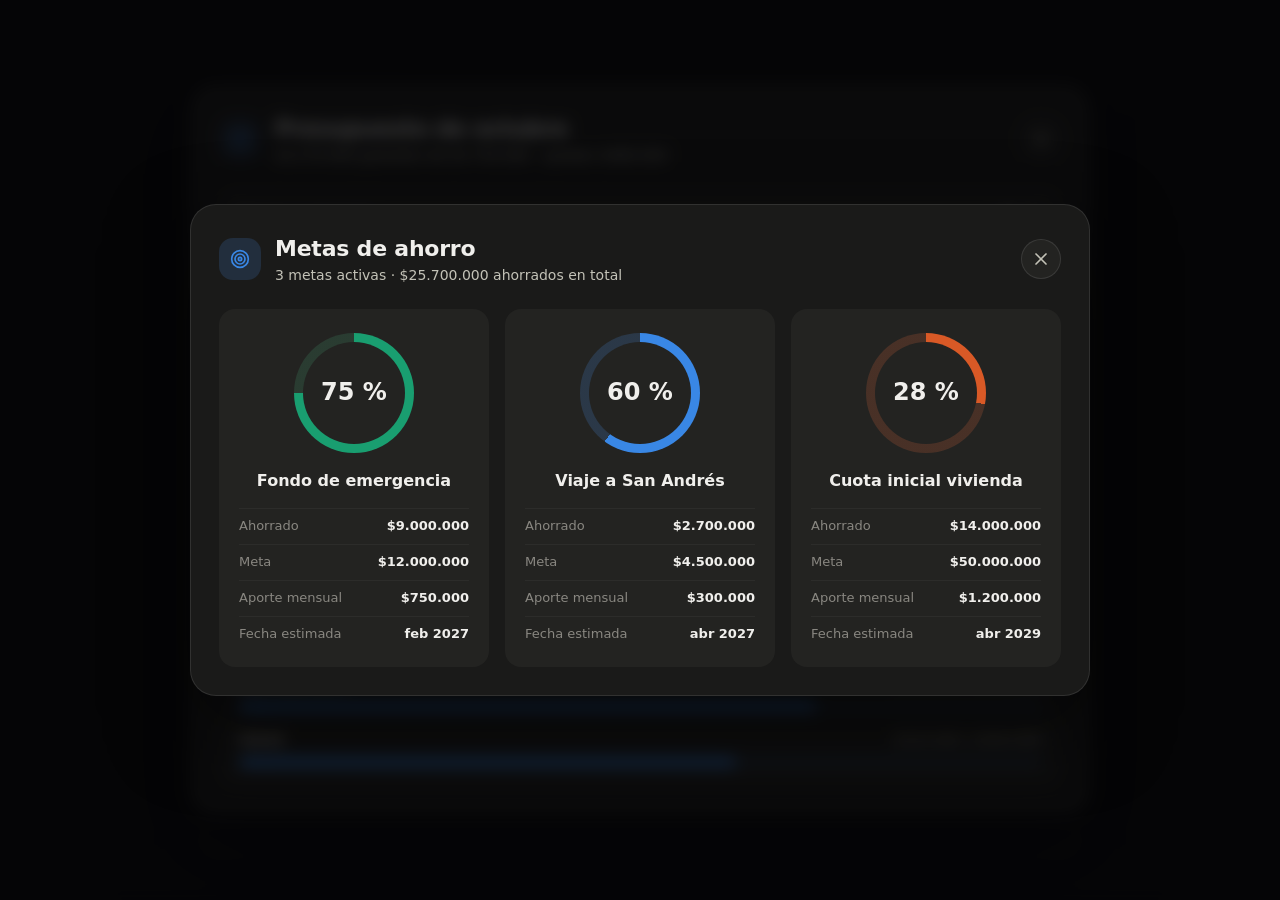
<file: Ejercicio_1/index.html>
<!DOCTYPE html>
<html lang="es">
<head>
  <meta charset="UTF-8">
  <meta name="viewport" content="width=device-width, initial-scale=1">
  <title>Panel financiero</title>
  <link rel="stylesheet" href="styles.css">
</head>
<body>

  <!--
    EJERCICIO 1 · Dashboard bento fintech
    ----------------------------------------------------------------------
    Esta página trae TODAS las vistas de detalle (.modal-overlay) ya
    construidas y visibles. Al abrir el archivo verás las 7 apiladas una
    encima de otra: esa es la tarea del estudiante.

    Tarea: con JavaScript, ocultar todas las vistas al iniciar y mostrar
    solo la que corresponda al hacer clic en una tarjeta del bento.
    Pista: la clase .hidden (ver styles.css) oculta cualquier elemento.
  -->

  <!-- Iconos reutilizables (se usan con <use href="#i-...">) -->
  <svg class="sprite" aria-hidden="true">
    <symbol id="i-wallet" viewBox="0 0 24 24"><rect x="2" y="6" width="20" height="14" rx="3"/><path d="M2 10h20"/><path d="M16 15h2"/><path d="M6 6l9-3 2 3"/></symbol>
    <symbol id="i-flow" viewBox="0 0 24 24"><path d="M7 17V7"/><path d="M3 11l4-4 4 4"/><path d="M17 7v10"/><path d="M13 13l4 4 4-4"/></symbol>
    <symbol id="i-trend" viewBox="0 0 24 24"><polyline points="22 7 13.5 15.5 8.5 10.5 2 17"/><polyline points="16 7 22 7 22 13"/></symbol>
    <symbol id="i-card" viewBox="0 0 24 24"><rect x="2" y="5" width="20" height="14" rx="3"/><path d="M2 10h20"/><path d="M6 15h4"/></symbol>
    <symbol id="i-send" viewBox="0 0 24 24"><path d="M22 2L11 13"/><path d="M22 2l-7 20-4-9-9-4 20-7z"/></symbol>
    <symbol id="i-pie" viewBox="0 0 24 24"><path d="M21.2 15.9A10 10 0 1 1 8 2.8"/><path d="M22 12A10 10 0 0 0 12 2v10z"/></symbol>
    <symbol id="i-target" viewBox="0 0 24 24"><circle cx="12" cy="12" r="10"/><circle cx="12" cy="12" r="6"/><circle cx="12" cy="12" r="2"/></symbol>
    <symbol id="i-arrow-up-right" viewBox="0 0 24 24"><path d="M7 17L17 7"/><path d="M8 7h9v9"/></symbol>
    <symbol id="i-arrow-up" viewBox="0 0 24 24"><path d="M12 19V5"/><path d="M5 12l7-7 7 7"/></symbol>
    <symbol id="i-arrow-down" viewBox="0 0 24 24"><path d="M12 5v14"/><path d="M19 12l-7 7-7-7"/></symbol>
    <symbol id="i-x" viewBox="0 0 24 24"><path d="M18 6L6 18"/><path d="M6 6l12 12"/></symbol>
    <symbol id="i-bell" viewBox="0 0 24 24"><path d="M18 8a6 6 0 0 0-12 0c0 7-3 9-3 9h18s-3-2-3-9"/><path d="M13.7 21a2 2 0 0 1-3.4 0"/></symbol>
    <symbol id="i-alert" viewBox="0 0 24 24"><path d="M10.3 3.9L1.8 18a2 2 0 0 0 1.7 3h17a2 2 0 0 0 1.7-3L13.7 3.9a2 2 0 0 0-3.4 0z"/><path d="M12 9v4"/><path d="M12 17h.01"/></symbol>
    <symbol id="i-check" viewBox="0 0 24 24"><path d="M20 6L9 17l-5-5"/></symbol>
    <symbol id="i-calendar" viewBox="0 0 24 24"><rect x="3" y="4" width="18" height="18" rx="3"/><path d="M16 2v4"/><path d="M8 2v4"/><path d="M3 10h18"/></symbol>
  </svg>

  <div class="app">

    <!-- ===================== CABECERA ===================== -->
    <header class="topbar">
      <div class="brand">
        <span class="brand-mark">K</span>
        <span>Kora</span>
      </div>
      <div class="topbar-actions">
        <span class="chip-select">
          <svg class="icon icon-sm"><use href="#i-calendar"/></svg>
          Octubre 2026
        </span>
        <button type="button" class="icon-button" aria-label="Notificaciones">
          <svg class="icon"><use href="#i-bell"/></svg>
        </button>
        <span class="avatar" aria-label="Valentina Rincón">VR</span>
      </div>
    </header>

    <div class="page-head">
      <h1>Hola, Valentina</h1>
      <p>Así van tus finanzas a 13 de octubre de 2026. Toca una tarjeta para ver el detalle.</p>
    </div>

    <!-- ===================== GRILLA BENTO ===================== -->
    <main class="bento" id="bento-grid">

      <!-- 1 · Saldo total (hero) -->
      <article class="bento-tile tile-balance" id="tile-balance" data-view="view-balance" role="button" tabindex="0" aria-label="Ver detalle del saldo total">
        <header class="tile-head">
          <span class="tile-icon"><svg class="icon"><use href="#i-wallet"/></svg></span>
          <h2 class="tile-title">Saldo total</h2>
          <svg class="icon tile-go"><use href="#i-arrow-up-right"/></svg>
        </header>
        <div>
          <p class="hero-number num">$48.250.300<small>COP</small></p>
          <p style="margin-top:10px">
            <span class="delta delta--up"><svg class="icon icon-sm"><use href="#i-arrow-up"/></svg>4,8 %</span>
            <span class="tile-caption">&nbsp;frente a septiembre</span>
          </p>
        </div>
        <div class="tile-foot">
          <div class="sparkline" role="img" aria-label="Saldo de los últimos 12 meses, de 31,2 a 48,3 millones de pesos">
            <svg viewBox="0 0 100 100" preserveAspectRatio="none">
              <path class="area" style="fill:var(--s1);fill-opacity:.14" d="M4.17,100 L4.17,94 L12.5,85 L20.83,89.5 L29.17,73 L37.5,66 L45.83,57.5 L54.17,60.5 L62.5,44 L70.83,35 L79.17,27 L87.5,19.8 L95.83,8.75 L95.83,100 Z"/>
              <path d="M4.17,94 L12.5,85 L20.83,89.5 L29.17,73 L37.5,66 L45.83,57.5 L54.17,60.5 L62.5,44 L70.83,35 L79.17,27 L87.5,19.8 L95.83,8.75" fill="none" stroke="var(--s1)" stroke-width="2" stroke-linecap="round" stroke-linejoin="round" vector-effect="non-scaling-stroke"/>
            </svg>
          </div>
          <p class="tile-caption" style="display:flex;justify-content:space-between;margin-top:8px">
            <span>nov 2025</span><span>oct 2026</span>
          </p>
        </div>
      </article>

      <!-- 2 · Ingresos vs. gastos -->
      <article class="bento-tile tile-flow" id="tile-flow" data-view="view-flow" role="button" tabindex="0" aria-label="Ver detalle de ingresos y gastos">
        <header class="tile-head">
          <span class="tile-icon"><svg class="icon"><use href="#i-flow"/></svg></span>
          <h2 class="tile-title">Ingresos vs. gastos</h2>
          <svg class="icon tile-go"><use href="#i-arrow-up-right"/></svg>
        </header>
        <div class="tile-split">
          <div class="split-stats">
            <div>
              <p class="stat-label"><span class="swatch" style="--c:var(--s1)"></span>Ingresos</p>
              <p class="stat-value num">$9.850.000</p>
            </div>
            <div>
              <p class="stat-label"><span class="swatch" style="--c:var(--s2)"></span>Gastos</p>
              <p class="stat-value num">$6.420.000</p>
            </div>
          </div>
          <div class="col-chart col-chart--mini" role="img" aria-label="Ingresos y gastos de mayo a octubre">
            <div class="plot">
              <div class="group"><div class="bar" style="--v:74;--c:var(--s1)"></div><div class="bar" style="--v:51;--c:var(--s2)"></div></div>
              <div class="group"><div class="bar" style="--v:77;--c:var(--s1)"></div><div class="bar" style="--v:57;--c:var(--s2)"></div></div>
              <div class="group"><div class="bar" style="--v:75;--c:var(--s1)"></div><div class="bar" style="--v:53;--c:var(--s2)"></div></div>
              <div class="group"><div class="bar" style="--v:79;--c:var(--s1)"></div><div class="bar" style="--v:59;--c:var(--s2)"></div></div>
              <div class="group"><div class="bar" style="--v:78;--c:var(--s1)"></div><div class="bar" style="--v:50;--c:var(--s2)"></div></div>
              <div class="group"><div class="bar" style="--v:82;--c:var(--s1)"></div><div class="bar" style="--v:54;--c:var(--s2)"></div></div>
            </div>
            <div class="x-axis"><span>may</span><span>jun</span><span>jul</span><span>ago</span><span>sep</span><span>oct</span></div>
          </div>
        </div>
      </article>

      <!-- 3 · Inversiones -->
      <article class="bento-tile tile-invest" id="tile-invest" data-view="view-invest" role="button" tabindex="0" aria-label="Ver detalle de inversiones">
        <header class="tile-head">
          <span class="tile-icon"><svg class="icon"><use href="#i-trend"/></svg></span>
          <h2 class="tile-title">Inversiones</h2>
          <svg class="icon tile-go"><use href="#i-arrow-up-right"/></svg>
        </header>
        <div>
          <p class="tile-value num">$12.480.000</p>
          <p style="margin-top:4px">
            <span class="delta delta--up"><svg class="icon icon-sm"><use href="#i-arrow-up"/></svg>7,2 %</span>
            <span class="tile-caption">&nbsp;en 12 meses</span>
          </p>
        </div>
        <div class="tile-foot">
          <div class="stacked stacked--thin" role="img" aria-label="Portafolio: 40 % CDT, 30 % fondos, 20 % acciones, 10 % dólares">
            <span style="--w:40;--c:var(--s1)"></span>
            <span style="--w:30;--c:var(--s2)"></span>
            <span style="--w:20;--c:var(--s3)"></span>
            <span style="--w:10;--c:var(--s4)"></span>
          </div>
        </div>
      </article>

      <!-- 4 · Tarjetas -->
      <article class="bento-tile tile-cards" id="tile-cards" data-view="view-cards" role="button" tabindex="0" aria-label="Ver detalle de tarjetas">
        <header class="tile-head">
          <span class="tile-icon"><svg class="icon"><use href="#i-card"/></svg></span>
          <h2 class="tile-title">Tarjetas</h2>
          <svg class="icon tile-go"><use href="#i-arrow-up-right"/></svg>
        </header>
        <div>
          <p class="tile-value num">62 %</p>
          <p class="tile-caption">del cupo utilizado</p>
        </div>
        <div class="tile-foot">
          <div class="meter" role="img" aria-label="62 % del cupo utilizado"><span style="--v:62"></span></div>
          <p class="tile-caption num" style="margin-top:8px">$9,3 M de $15 M</p>
        </div>
      </article>

      <!-- 5 · Transferencias -->
      <article class="bento-tile tile-transfers" id="tile-transfers" data-view="view-transfers" role="button" tabindex="0" aria-label="Ver detalle de transferencias">
        <header class="tile-head">
          <span class="tile-icon"><svg class="icon"><use href="#i-send"/></svg></span>
          <h2 class="tile-title">Transferencias</h2>
          <svg class="icon tile-go"><use href="#i-arrow-up-right"/></svg>
        </header>
        <div>
          <p class="tile-value num">18</p>
          <p class="tile-caption num">movimientos · $3,87 M enviados</p>
        </div>
        <div class="tile-foot">
          <div class="col-chart col-chart--mini" style="--h:36px" role="img" aria-label="Volumen enviado por semana">
            <div class="plot" style="background-image:none">
              <div class="group"><div class="bar bar--muted" style="--v:77;--c:var(--s1)"></div></div>
              <div class="group"><div class="bar bar--muted" style="--v:94;--c:var(--s1)"></div></div>
              <div class="group"><div class="bar bar--muted" style="--v:60;--c:var(--s1)"></div></div>
              <div class="group"><div class="bar" style="--v:100;--c:var(--s1)"></div></div>
            </div>
          </div>
        </div>
      </article>

      <!-- 6 · Presupuesto -->
      <article class="bento-tile tile-budget" id="tile-budget" data-view="view-budget" role="button" tabindex="0" aria-label="Ver detalle del presupuesto">
        <header class="tile-head">
          <span class="tile-icon"><svg class="icon"><use href="#i-pie"/></svg></span>
          <h2 class="tile-title">Presupuesto de octubre</h2>
          <svg class="icon tile-go"><use href="#i-arrow-up-right"/></svg>
        </header>
        <div class="tile-split" style="grid-template-columns:minmax(0,1fr) minmax(0,1.1fr);align-items:center">
          <div>
            <p class="tile-value num">$4.270.000</p>
            <p class="tile-caption num">de $4.750.000 presupuestados</p>
          </div>
          <div style="display:grid;gap:12px">
            <div>
              <p class="tile-caption" style="display:flex;justify-content:space-between;margin-bottom:6px"><span>Usado</span><strong class="num" style="color:var(--ink)">90 %</strong></p>
              <div class="meter meter--warn" role="img" aria-label="90 % del presupuesto usado"><span style="--v:90"></span></div>
            </div>
            <p class="status status--warn" style="justify-self:start">
              <svg class="icon icon-sm"><use href="#i-alert"/></svg>1 categoría excedida
            </p>
          </div>
        </div>
      </article>

      <!-- 7 · Metas -->
      <article class="bento-tile tile-goals" id="tile-goals" data-view="view-goals" role="button" tabindex="0" aria-label="Ver detalle de metas de ahorro">
        <header class="tile-head">
          <span class="tile-icon"><svg class="icon"><use href="#i-target"/></svg></span>
          <h2 class="tile-title">Metas</h2>
          <svg class="icon tile-go"><use href="#i-arrow-up-right"/></svg>
        </header>
        <div style="display:flex;align-items:center;gap:14px;margin-top:auto">
          <div class="ring ring--sm" style="--v:75;--fill:var(--s3)"><span>75%</span></div>
          <div>
            <p class="tile-caption">3 metas activas</p>
            <p style="font-size:.875rem;font-weight:600">Fondo de emergencia</p>
          </div>
        </div>
      </article>

    </main>
  </div>


  <!-- ======================================================================
       VISTAS DE DETALLE (una por cada tarjeta del bento)
       Cada .modal-overlay corresponde al data-view de su tarjeta.
       ====================================================================== -->

  <!-- ===== Vista 1 · Saldo total ===== -->
  <div class="modal-overlay" id="view-balance">
    <section class="modal" role="dialog" aria-modal="true" aria-labelledby="view-balance-title">
      <header class="modal-head">
        <span class="tile-icon"><svg class="icon"><use href="#i-wallet"/></svg></span>
        <div>
          <h2 class="modal-title" id="view-balance-title">Saldo total</h2>
          <p class="modal-sub">Todas tus cuentas · noviembre 2025 – octubre 2026</p>
        </div>
        <button type="button" class="modal-close" aria-label="Cerrar detalle"><svg class="icon"><use href="#i-x"/></svg></button>
      </header>

      <div class="hero-row">
        <p class="hero-number num">$48.250.300<small>COP</small></p>
        <p>
          <span class="delta delta--up"><svg class="icon icon-sm"><use href="#i-arrow-up"/></svg>4,8 %</span>
          <span class="tile-caption">&nbsp;frente a septiembre ($46.040.000)</span>
        </p>
      </div>

      <div class="modal-grid">
        <div class="panel span-2">
          <div class="panel-head">
            <h3 class="panel-title">Evolución del saldo</h3>
            <span class="panel-note">Millones de COP</span>
          </div>
          <div class="line-chart" style="--rows:4;--h:200px" role="img" aria-label="Saldo mensual: de 31,2 millones en noviembre a 48,3 millones en octubre">
            <div class="y-axis"><span>50</span><span>45</span><span>40</span><span>35</span><span>30</span></div>
            <div class="plot">
              <svg viewBox="0 0 100 100" preserveAspectRatio="none">
                <path class="area" d="M4.17,100 L4.17,94 L12.5,85 L20.83,89.5 L29.17,73 L37.5,66 L45.83,57.5 L54.17,60.5 L62.5,44 L70.83,35 L79.17,27 L87.5,19.8 L95.83,8.75 L95.83,100 Z"/>
                <path class="line" d="M4.17,94 L12.5,85 L20.83,89.5 L29.17,73 L37.5,66 L45.83,57.5 L54.17,60.5 L62.5,44 L70.83,35 L79.17,27 L87.5,19.8 L95.83,8.75"/>
              </svg>
              <span class="end-dot" style="--x:95.83;--y:8.75"></span>
              <span class="end-label num" style="--x:95.83;--y:8.75">$48,3 M</span>
            </div>
            <div class="x-axis"><span>nov</span><span>dic</span><span>ene</span><span>feb</span><span>mar</span><span>abr</span><span>may</span><span>jun</span><span>jul</span><span>ago</span><span>sep</span><span>oct</span></div>
          </div>
        </div>

        <div class="panel span-2">
          <div class="panel-head">
            <h3 class="panel-title">¿Dónde está tu dinero?</h3>
            <span class="panel-note">Por tipo de cuenta</span>
          </div>
          <div class="stacked" role="img" aria-label="61 % cuenta de ahorros, 26 % cuenta corriente, 13 % bolsillos">
            <span style="--w:61.4;--c:var(--s1)"></span>
            <span style="--w:25.7;--c:var(--s2)"></span>
            <span style="--w:12.9;--c:var(--s3)"></span>
          </div>
          <ul class="legend legend--stack" style="margin-top:18px">
            <li><span class="swatch" style="--c:var(--s1)"></span>Cuenta de ahorros<span class="legend-value">$29.600.000</span><span class="legend-pct">61 %</span></li>
            <li><span class="swatch" style="--c:var(--s2)"></span>Cuenta corriente<span class="legend-value">$12.400.000</span><span class="legend-pct">26 %</span></li>
            <li><span class="swatch" style="--c:var(--s3)"></span>Bolsillos<span class="legend-value">$6.250.300</span><span class="legend-pct">13 %</span></li>
          </ul>
        </div>
      </div>
    </section>
  </div>

  <!-- ===== Vista 2 · Ingresos vs. gastos ===== -->
  <div class="modal-overlay" id="view-flow">
    <section class="modal" role="dialog" aria-modal="true" aria-labelledby="view-flow-title">
      <header class="modal-head">
        <span class="tile-icon"><svg class="icon"><use href="#i-flow"/></svg></span>
        <div>
          <h2 class="modal-title" id="view-flow-title">Ingresos vs. gastos</h2>
          <p class="modal-sub">Últimos seis meses · octubre a la fecha</p>
        </div>
        <button type="button" class="modal-close" aria-label="Cerrar detalle"><svg class="icon"><use href="#i-x"/></svg></button>
      </header>

      <div class="stat-row" style="margin-bottom:16px">
        <div class="stat-tile">
          <p class="stat-label"><span class="swatch" style="--c:var(--s1)"></span>Ingresos</p>
          <strong class="stat-value num">$9.850.000</strong>
          <span class="delta delta--up"><svg class="icon icon-sm"><use href="#i-arrow-up"/></svg>4,8 % <span class="muted" style="font-weight:400">vs. sep</span></span>
        </div>
        <div class="stat-tile">
          <p class="stat-label"><span class="swatch" style="--c:var(--s2)"></span>Gastos</p>
          <strong class="stat-value num">$6.420.000</strong>
          <span class="delta delta--warn"><svg class="icon icon-sm"><use href="#i-arrow-up"/></svg>7,0 % <span class="muted" style="font-weight:400">vs. sep</span></span>
        </div>
        <div class="stat-tile">
          <p class="stat-label">Ahorro neto</p>
          <strong class="stat-value num">$3.430.000</strong>
          <span class="tile-caption">35 % de tus ingresos</span>
        </div>
      </div>

      <div class="panel">
        <div class="panel-head">
          <h3 class="panel-title">Comparativo mensual</h3>
          <ul class="legend">
            <li><span class="swatch" style="--c:var(--s1)"></span>Ingresos</li>
            <li><span class="swatch" style="--c:var(--s2)"></span>Gastos</li>
          </ul>
        </div>
        <div class="col-chart" style="--rows:3;--h:200px" role="img" aria-label="Ingresos y gastos por mes, de mayo a octubre, en millones de pesos">
          <div class="y-axis"><span>12 M</span><span>8 M</span><span>4 M</span><span>0</span></div>
          <div class="plot">
            <div class="group"><div class="bar" style="--v:74;--c:var(--s1)" title="Ingresos mayo: $8,9 M"></div><div class="bar" style="--v:51;--c:var(--s2)" title="Gastos mayo: $6,1 M"></div></div>
            <div class="group"><div class="bar" style="--v:77;--c:var(--s1)" title="Ingresos junio: $9,2 M"></div><div class="bar" style="--v:57;--c:var(--s2)" title="Gastos junio: $6,8 M"></div></div>
            <div class="group"><div class="bar" style="--v:75;--c:var(--s1)" title="Ingresos julio: $9,0 M"></div><div class="bar" style="--v:53;--c:var(--s2)" title="Gastos julio: $6,3 M"></div></div>
            <div class="group"><div class="bar" style="--v:79;--c:var(--s1)" title="Ingresos agosto: $9,5 M"></div><div class="bar" style="--v:59;--c:var(--s2)" title="Gastos agosto: $7,1 M"></div></div>
            <div class="group"><div class="bar" style="--v:78;--c:var(--s1)" title="Ingresos septiembre: $9,4 M"></div><div class="bar" style="--v:50;--c:var(--s2)" title="Gastos septiembre: $6,0 M"></div></div>
            <div class="group">
              <div class="bar" style="--v:82;--c:var(--s1)" title="Ingresos octubre: $9,85 M"><span class="bar-value">9,85</span></div>
              <div class="bar" style="--v:54;--c:var(--s2)" title="Gastos octubre: $6,42 M"><span class="bar-value">6,42</span></div>
            </div>
          </div>
          <div class="x-axis"><span>may</span><span>jun</span><span>jul</span><span>ago</span><span>sep</span><span>oct</span></div>
        </div>
      </div>
    </section>
  </div>

  <!-- ===== Vista 3 · Inversiones ===== -->
  <div class="modal-overlay" id="view-invest">
    <section class="modal" role="dialog" aria-modal="true" aria-labelledby="view-invest-title">
      <header class="modal-head">
        <span class="tile-icon"><svg class="icon"><use href="#i-trend"/></svg></span>
        <div>
          <h2 class="modal-title" id="view-invest-title">Inversiones</h2>
          <p class="modal-sub">Portafolio de $12.480.000 · rentabilidad de 7,2 % en 12 meses</p>
        </div>
        <button type="button" class="modal-close" aria-label="Cerrar detalle"><svg class="icon"><use href="#i-x"/></svg></button>
      </header>

      <div class="modal-grid">
        <div class="panel">
          <div class="panel-head">
            <h3 class="panel-title">Composición</h3>
            <span class="panel-note">Por tipo de activo</span>
          </div>
          <div class="with-donut">
            <div class="donut" role="img" aria-label="40 % CDT, 30 % fondos de inversión, 20 % acciones, 10 % dólares"
                 style="background:conic-gradient(var(--surface-2) 0 .3%, var(--s1) .3% 39.7%, var(--surface-2) 39.7% 40.3%, var(--s2) 40.3% 69.7%, var(--surface-2) 69.7% 70.3%, var(--s3) 70.3% 89.7%, var(--surface-2) 89.7% 90.3%, var(--s4) 90.3% 99.7%, var(--surface-2) 99.7% 100%)">
              <div class="donut-center"><strong class="num">4</strong><span>activos</span></div>
            </div>
            <ul class="legend legend--stack">
              <li><span class="swatch" style="--c:var(--s1)"></span>CDT<span class="legend-value">$4.992.000</span><span class="legend-pct">40 %</span></li>
              <li><span class="swatch" style="--c:var(--s2)"></span>Fondos<span class="legend-value">$3.744.000</span><span class="legend-pct">30 %</span></li>
              <li><span class="swatch" style="--c:var(--s3)"></span>Acciones<span class="legend-value">$2.496.000</span><span class="legend-pct">20 %</span></li>
              <li><span class="swatch" style="--c:var(--s4)"></span>Dólares<span class="legend-value">$1.248.000</span><span class="legend-pct">10 %</span></li>
            </ul>
          </div>
        </div>

        <div class="panel">
          <div class="panel-head">
            <h3 class="panel-title">Rentabilidad acumulada</h3>
            <span class="panel-note">% en 12 meses</span>
          </div>
          <div class="line-chart" style="--rows:4;--h:250px" role="img" aria-label="Rentabilidad acumulada, de 0 % en noviembre a 7,2 % en octubre">
            <div class="y-axis"><span>8</span><span>6</span><span>4</span><span>2</span><span>0</span></div>
            <div class="plot">
              <svg viewBox="0 0 100 100" preserveAspectRatio="none">
                <path class="area" style="--c:var(--s3)" d="M4.17,100 L4.17,100 L12.5,92.5 L20.83,86.25 L29.17,88.75 L37.5,75 L45.83,65 L54.17,61.25 L62.5,51.25 L70.83,42.5 L79.17,32.5 L87.5,21.25 L95.83,10 L95.83,100 Z"/>
                <path class="line" style="--c:var(--s3)" d="M4.17,100 L12.5,92.5 L20.83,86.25 L29.17,88.75 L37.5,75 L45.83,65 L54.17,61.25 L62.5,51.25 L70.83,42.5 L79.17,32.5 L87.5,21.25 L95.83,10"/>
              </svg>
              <span class="end-dot" style="--x:95.83;--y:10;--c:var(--s3)"></span>
              <span class="end-label num" style="--x:95.83;--y:10">7,2 %</span>
            </div>
            <div class="x-axis"><span>n</span><span>d</span><span>e</span><span>f</span><span>m</span><span>a</span><span>m</span><span>j</span><span>j</span><span>a</span><span>s</span><span>o</span></div>
          </div>
        </div>

        <div class="panel span-2">
          <div class="panel-head">
            <h3 class="panel-title">Tus posiciones</h3>
          </div>
          <table class="data-table">
            <thead>
              <tr><th>Activo</th><th class="right">Valor</th><th class="right">Rentabilidad</th></tr>
            </thead>
            <tbody>
              <tr><td>CDT a 360 días</td><td class="right">$4.992.000</td><td class="right"><span class="delta delta--up"><svg class="icon icon-sm"><use href="#i-arrow-up"/></svg>10,2 % E.A.</span></td></tr>
              <tr><td>Fondo de renta fija</td><td class="right">$3.744.000</td><td class="right"><span class="delta delta--up"><svg class="icon icon-sm"><use href="#i-arrow-up"/></svg>6,1 %</span></td></tr>
              <tr><td>ETF Colombia 20</td><td class="right">$2.496.000</td><td class="right"><span class="delta delta--up"><svg class="icon icon-sm"><use href="#i-arrow-up"/></svg>8,4 %</span></td></tr>
              <tr><td>Dólares (USD 310)</td><td class="right">$1.248.000</td><td class="right"><span class="delta delta--down"><svg class="icon icon-sm"><use href="#i-arrow-down"/></svg>1,2 %</span></td></tr>
            </tbody>
          </table>
        </div>
      </div>
    </section>
  </div>

  <!-- ===== Vista 4 · Tarjetas ===== -->
  <div class="modal-overlay" id="view-cards">
    <section class="modal" role="dialog" aria-modal="true" aria-labelledby="view-cards-title">
      <header class="modal-head">
        <span class="tile-icon"><svg class="icon"><use href="#i-card"/></svg></span>
        <div>
          <h2 class="modal-title" id="view-cards-title">Tarjetas</h2>
          <p class="modal-sub">Cupo total de $15.000.000 · $5.700.000 disponibles</p>
        </div>
        <button type="button" class="modal-close" aria-label="Cerrar detalle"><svg class="icon"><use href="#i-x"/></svg></button>
      </header>

      <div class="credit-cards" style="margin-bottom:16px">
        <div>
          <div class="credit-card">
            <div class="card-top"><span>KORA PLATINO</span><span class="card-chip"></span></div>
            <div class="card-number num">•••• •••• •••• 4821</div>
            <div class="card-bottom"><span>VALENTINA RINCÓN</span><span>09/29</span></div>
          </div>
          <div class="card-usage">
            <div class="meter" role="img" aria-label="68 % del cupo utilizado"><span style="--v:68"></span></div>
            <div class="card-usage-row num"><span>Usado $6.800.000</span><span>Cupo $10.000.000</span></div>
          </div>
        </div>
        <div>
          <div class="credit-card credit-card--black">
            <div class="card-top"><span>KORA BLACK</span><span class="card-chip"></span></div>
            <div class="card-number num">•••• •••• •••• 9034</div>
            <div class="card-bottom"><span>VALENTINA RINCÓN</span><span>03/28</span></div>
          </div>
          <div class="card-usage">
            <div class="meter" role="img" aria-label="50 % del cupo utilizado"><span style="--v:50"></span></div>
            <div class="card-usage-row num"><span>Usado $2.500.000</span><span>Cupo $5.000.000</span></div>
          </div>
        </div>
      </div>

      <div class="modal-grid">
        <div class="panel">
          <div class="panel-head">
            <h3 class="panel-title">Gasto del mes por categoría</h3>
            <span class="panel-note">Millones de COP</span>
          </div>
          <ul class="hbars">
            <li class="hbar"><span class="hbar-label">Mercado</span><span class="hbar-track"><span class="hbar-fill" style="--v:100"></span></span><span class="hbar-value">$1,85 M</span></li>
            <li class="hbar"><span class="hbar-label">Restaurantes</span><span class="hbar-track"><span class="hbar-fill" style="--v:65"></span></span><span class="hbar-value">$1,20 M</span></li>
            <li class="hbar"><span class="hbar-label">Otros</span><span class="hbar-track"><span class="hbar-fill" style="--v:51"></span></span><span class="hbar-value">$0,95 M</span></li>
            <li class="hbar"><span class="hbar-label">Transporte</span><span class="hbar-track"><span class="hbar-fill" style="--v:42"></span></span><span class="hbar-value">$0,78 M</span></li>
            <li class="hbar"><span class="hbar-label">Suscripciones</span><span class="hbar-track"><span class="hbar-fill" style="--v:23"></span></span><span class="hbar-value">$0,42 M</span></li>
          </ul>
        </div>

        <div class="panel">
          <div class="panel-head">
            <h3 class="panel-title">Próximo pago</h3>
          </div>
          <div class="callout">
            <svg class="icon"><use href="#i-calendar"/></svg>
            <div><strong>28 de octubre · en 15 días</strong>Pago mínimo $465.000 · Pago total $9.300.000</div>
          </div>
          <p class="tile-caption" style="margin-top:14px">Pagar el total antes de la fecha límite evita intereses de 2,1 % mensual.</p>
        </div>
      </div>
    </section>
  </div>

  <!-- ===== Vista 5 · Transferencias ===== -->
  <div class="modal-overlay" id="view-transfers">
    <section class="modal" role="dialog" aria-modal="true" aria-labelledby="view-transfers-title">
      <header class="modal-head">
        <span class="tile-icon"><svg class="icon"><use href="#i-send"/></svg></span>
        <div>
          <h2 class="modal-title" id="view-transfers-title">Transferencias</h2>
          <p class="modal-sub">18 movimientos en octubre</p>
        </div>
        <button type="button" class="modal-close" aria-label="Cerrar detalle"><svg class="icon"><use href="#i-x"/></svg></button>
      </header>

      <div class="stat-row" style="margin-bottom:16px;grid-template-columns:repeat(2,minmax(0,1fr))">
        <div class="stat-tile">
          <p class="stat-label">Enviado</p>
          <strong class="stat-value num">$3.870.000</strong>
          <span class="tile-caption">13 transferencias</span>
        </div>
        <div class="stat-tile">
          <p class="stat-label">Recibido</p>
          <strong class="stat-value num">$5.010.000</strong>
          <span class="tile-caption">5 transferencias</span>
        </div>
      </div>

      <div class="modal-grid">
        <div class="panel">
          <div class="panel-head">
            <h3 class="panel-title">Enviado por semana</h3>
            <span class="panel-note">Millones de COP</span>
          </div>
          <div class="col-chart" style="--rows:3;--h:230px" role="img" aria-label="Volumen enviado por semana: 0,9; 1,1; 0,7 y 1,17 millones">
            <div class="y-axis"><span>1,5</span><span>1,0</span><span>0,5</span><span>0</span></div>
            <div class="plot">
              <div class="group"><div class="bar bar--muted" style="--v:60;--c:var(--s1)" title="Semana 1: $0,9 M"></div></div>
              <div class="group"><div class="bar bar--muted" style="--v:73;--c:var(--s1)" title="Semana 2: $1,1 M"></div></div>
              <div class="group"><div class="bar bar--muted" style="--v:47;--c:var(--s1)" title="Semana 3: $0,7 M"></div></div>
              <div class="group"><div class="bar" style="--v:78;--c:var(--s1)" title="Semana 4: $1,17 M"><span class="bar-value">1,17</span></div></div>
            </div>
            <div class="x-axis"><span>Sem 1</span><span>Sem 2</span><span>Sem 3</span><span>Sem 4</span></div>
          </div>
        </div>

        <div class="panel">
          <div class="panel-head">
            <h3 class="panel-title">Últimos movimientos</h3>
          </div>
          <ul class="list">
            <li class="list-item">
              <span class="list-icon"><svg class="icon icon-sm"><use href="#i-arrow-up"/></svg></span>
              <span><span class="who">Camila Rojas</span><span class="what">Arriendo · 12 oct</span></span>
              <span class="amount">−$1.200.000</span>
            </li>
            <li class="list-item">
              <span class="list-icon"><svg class="icon icon-sm"><use href="#i-arrow-up"/></svg></span>
              <span><span class="who">Servicios públicos</span><span class="what">Pago de facturas · 11 oct</span></span>
              <span class="amount">−$286.500</span>
            </li>
            <li class="list-item">
              <span class="list-icon"><svg class="icon icon-sm"><use href="#i-arrow-up"/></svg></span>
              <span><span class="who">Diego Pérez</span><span class="what">Préstamo · 9 oct</span></span>
              <span class="amount">−$350.000</span>
            </li>
            <li class="list-item">
              <span class="list-icon"><svg class="icon icon-sm"><use href="#i-arrow-down"/></svg></span>
              <span><span class="who">Laura Mendoza</span><span class="what">Cena compartida · 7 oct</span></span>
              <span class="amount" style="color:var(--good)">+$85.000</span>
            </li>
            <li class="list-item">
              <span class="list-icon"><svg class="icon icon-sm"><use href="#i-arrow-down"/></svg></span>
              <span><span class="who">Andina Tech S.A.S.</span><span class="what">Nómina · 1 oct</span></span>
              <span class="amount" style="color:var(--good)">+$4.925.000</span>
            </li>
          </ul>
        </div>
      </div>
    </section>
  </div>

  <!-- ===== Vista 6 · Presupuesto ===== -->
  <div class="modal-overlay" id="view-budget">
    <section class="modal" role="dialog" aria-modal="true" aria-labelledby="view-budget-title">
      <header class="modal-head">
        <span class="tile-icon"><svg class="icon"><use href="#i-pie"/></svg></span>
        <div>
          <h2 class="modal-title" id="view-budget-title">Presupuesto de octubre</h2>
          <p class="modal-sub">$4.270.000 gastados de $4.750.000 · quedan $480.000</p>
        </div>
        <button type="button" class="modal-close" aria-label="Cerrar detalle"><svg class="icon"><use href="#i-x"/></svg></button>
      </header>

      <div class="panel" style="margin-bottom:16px">
        <div class="panel-head">
          <h3 class="panel-title">Avance general</h3>
          <strong class="num">90 %</strong>
        </div>
        <div class="meter meter--warn" role="img" aria-label="90 % del presupuesto usado"><span style="--v:90"></span></div>
        <p class="tile-caption" style="margin-top:10px">Faltan 18 días del mes. Vas a un ritmo de $5,2 M: superarías el presupuesto.</p>
      </div>

      <div class="panel">
        <div class="panel-head">
          <h3 class="panel-title">Por categoría</h3>
          <ul class="legend">
            <li><span class="swatch" style="--c:var(--s1)"></span>En rango</li>
            <li><span class="swatch" style="--c:var(--warn)"></span>Cerca del límite</li>
            <li><span class="swatch" style="--c:var(--crit)"></span>Excedido</li>
          </ul>
        </div>
        <ul class="budget-list">
          <li class="budget-row">
            <div class="budget-row-top"><span class="name">Vivienda</span><span class="figures">$1.500.000 / $1.500.000</span></div>
            <div class="meter meter--warn"><span style="--v:100"></span></div>
            <span class="status status--warn" style="justify-self:start"><svg class="icon icon-sm"><use href="#i-alert"/></svg>En el límite · 100 %</span>
          </li>
          <li class="budget-row">
            <div class="budget-row-top"><span class="name">Mercado</span><span class="figures">$1.080.000 / $1.200.000</span></div>
            <div class="meter meter--warn"><span style="--v:90"></span></div>
          </li>
          <li class="budget-row">
            <div class="budget-row-top"><span class="name">Ocio</span><span class="figures">$680.000 / $600.000</span></div>
            <div class="meter meter--crit"><span style="--v:100"></span></div>
            <span class="status status--crit" style="justify-self:start"><svg class="icon icon-sm"><use href="#i-alert"/></svg>Excedido · 113 %</span>
          </li>
          <li class="budget-row">
            <div class="budget-row-top"><span class="name">Transporte</span><span class="figures">$520.000 / $700.000</span></div>
            <div class="meter"><span style="--v:74"></span></div>
          </li>
          <li class="budget-row">
            <div class="budget-row-top"><span class="name">Suscripciones</span><span class="figures">$180.000 / $250.000</span></div>
            <div class="meter"><span style="--v:72"></span></div>
          </li>
          <li class="budget-row">
            <div class="budget-row-top"><span class="name">Salud</span><span class="figures">$310.000 / $500.000</span></div>
            <div class="meter"><span style="--v:62"></span></div>
          </li>
        </ul>
      </div>
    </section>
  </div>

  <!-- ===== Vista 7 · Metas de ahorro ===== -->
  <div class="modal-overlay" id="view-goals">
    <section class="modal" role="dialog" aria-modal="true" aria-labelledby="view-goals-title">
      <header class="modal-head">
        <span class="tile-icon"><svg class="icon"><use href="#i-target"/></svg></span>
        <div>
          <h2 class="modal-title" id="view-goals-title">Metas de ahorro</h2>
          <p class="modal-sub">3 metas activas · $25.700.000 ahorrados en total</p>
        </div>
        <button type="button" class="modal-close" aria-label="Cerrar detalle"><svg class="icon"><use href="#i-x"/></svg></button>
      </header>

      <div class="goal-cards">
        <article class="goal-card">
          <div class="ring" style="--v:75;--fill:var(--s3)"><span>75 %</span></div>
          <h3 class="goal-name">Fondo de emergencia</h3>
          <dl class="goal-meta">
            <div><dt>Ahorrado</dt><dd>$9.000.000</dd></div>
            <div><dt>Meta</dt><dd>$12.000.000</dd></div>
            <div><dt>Aporte mensual</dt><dd>$750.000</dd></div>
            <div><dt>Fecha estimada</dt><dd>feb 2027</dd></div>
          </dl>
        </article>
        <article class="goal-card">
          <div class="ring" style="--v:60;--fill:var(--s1)"><span>60 %</span></div>
          <h3 class="goal-name">Viaje a San Andrés</h3>
          <dl class="goal-meta">
            <div><dt>Ahorrado</dt><dd>$2.700.000</dd></div>
            <div><dt>Meta</dt><dd>$4.500.000</dd></div>
            <div><dt>Aporte mensual</dt><dd>$300.000</dd></div>
            <div><dt>Fecha estimada</dt><dd>abr 2027</dd></div>
          </dl>
        </article>
        <article class="goal-card">
          <div class="ring" style="--v:28;--fill:var(--s2)"><span>28 %</span></div>
          <h3 class="goal-name">Cuota inicial vivienda</h3>
          <dl class="goal-meta">
            <div><dt>Ahorrado</dt><dd>$14.000.000</dd></div>
            <div><dt>Meta</dt><dd>$50.000.000</dd></div>
            <div><dt>Aporte mensual</dt><dd>$1.200.000</dd></div>
            <div><dt>Fecha estimada</dt><dd>abr 2029</dd></div>
          </dl>
        </article>
      </div>
    </section>
  </div>

  <script src="script.js"></script>
</body>
</html>
</file>
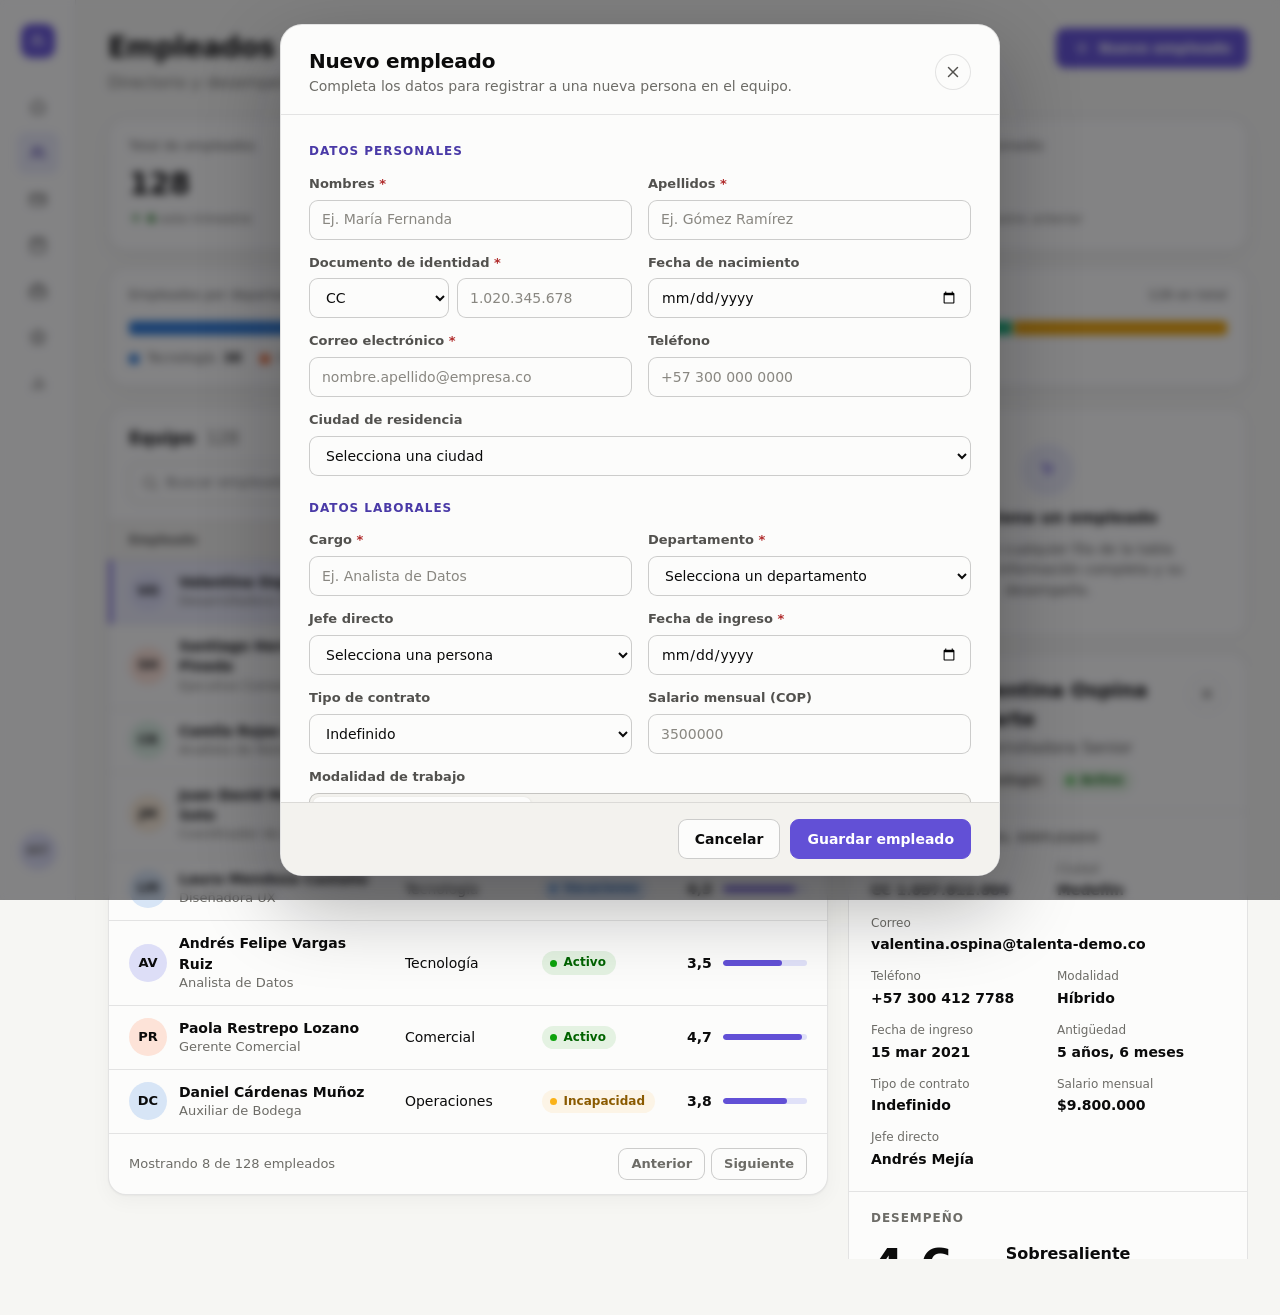
<file: Ejercicio_2/index.html>
<!DOCTYPE html>
<html lang="es">
<head>
  <meta charset="UTF-8">
  <meta name="viewport" content="width=device-width, initial-scale=1">
  <title>Gestión de personal</title>
  <link rel="stylesheet" href="styles.css">
</head>
<body>

  <!--
    EJERCICIO 2 · Gestión de personal (Recursos Humanos)
    ----------------------------------------------------------------------
    Todo está construido y visible a propósito. Al abrir el archivo verás:
      · el panel #employee-empty ("Selecciona un empleado") Y el panel
        #employee-detail (con los datos de la primera empleada) al mismo tiempo,
      · el modal #modal-new-employee cubriendo toda la pantalla.

    Tarea del estudiante (JavaScript):
      1. Al iniciar: ocultar #employee-detail y #modal-new-employee.
      2. Clic en una fila .employee-row -> ocultar #employee-empty, mostrar
         #employee-detail y llenarlo con los datos de esa fila. Los datos
         completos viven en los atributos data-* de cada <tr>.
      3. Botón #btn-new-employee -> mostrar el modal con el formulario.
      4. Cerrar / cancelar el modal y leer los datos del formulario.

    Pista: la clase .hidden (ver styles.css) oculta cualquier elemento.
  -->

  <svg class="sprite" aria-hidden="true">
    <symbol id="i-logo" viewBox="0 0 24 24"><circle cx="9" cy="8" r="3.2"/><path d="M3 20c0-3.3 2.7-6 6-6s6 2.7 6 6"/><path d="M16 5.5a3 3 0 0 1 0 5.6"/><path d="M18 14.3c1.8.8 3 2.6 3 4.7"/></symbol>
    <symbol id="i-home" viewBox="0 0 24 24"><path d="M3 11l9-8 9 8"/><path d="M5 10v10h14V10"/></symbol>
    <symbol id="i-users" viewBox="0 0 24 24"><circle cx="9" cy="8" r="3.5"/><path d="M2.5 20c0-3.6 2.9-6.5 6.5-6.5s6.5 2.9 6.5 6.5"/><path d="M16 4.6a3.5 3.5 0 0 1 0 6.8"/><path d="M18.5 13.9c1.9.9 3 2.8 3 5.1"/></symbol>
    <symbol id="i-wallet" viewBox="0 0 24 24"><rect x="2" y="6" width="20" height="14" rx="3"/><path d="M2 10h20"/><path d="M16 15h2"/></symbol>
    <symbol id="i-calendar" viewBox="0 0 24 24"><rect x="3" y="4" width="18" height="18" rx="3"/><path d="M16 2v4"/><path d="M8 2v4"/><path d="M3 10h18"/></symbol>
    <symbol id="i-briefcase" viewBox="0 0 24 24"><rect x="2" y="7" width="20" height="14" rx="3"/><path d="M16 7V5a2 2 0 0 0-2-2h-4a2 2 0 0 0-2 2v2"/><path d="M2 13h20"/></symbol>
    <symbol id="i-star" viewBox="0 0 24 24"><polygon points="12 2 15.1 8.3 22 9.3 17 14.1 18.2 21 12 17.8 5.8 21 7 14.1 2 9.3 8.9 8.3 12 2"/></symbol>
    <symbol id="i-chart" viewBox="0 0 24 24"><path d="M18 20V10"/><path d="M12 20V4"/><path d="M6 20v-6"/></symbol>
    <symbol id="i-search" viewBox="0 0 24 24"><circle cx="11" cy="11" r="7"/><path d="M21 21l-4.3-4.3"/></symbol>
    <symbol id="i-plus" viewBox="0 0 24 24"><path d="M12 5v14"/><path d="M5 12h14"/></symbol>
    <symbol id="i-x" viewBox="0 0 24 24"><path d="M18 6L6 18"/><path d="M6 6l12 12"/></symbol>
    <symbol id="i-pointer" viewBox="0 0 24 24"><path d="M5 3l14 7-6 2-2 6z"/></symbol>
    <symbol id="i-arrow-up" viewBox="0 0 24 24"><path d="M12 19V5"/><path d="M5 12l7-7 7 7"/></symbol>
    <symbol id="i-arrow-down" viewBox="0 0 24 24"><path d="M12 5v14"/><path d="M19 12l-7 7-7-7"/></symbol>
  </svg>

  <div class="app">

    <!-- ===================== BARRA LATERAL ===================== -->
    <aside class="sidebar">
      <div class="brand">
        <span class="brand-mark"><svg class="icon"><use href="#i-logo"/></svg></span>
        <span class="brand-text">Talenta</span>
      </div>

      <nav class="nav" aria-label="Principal">
        <p class="nav-label">Gestión</p>
        <a class="nav-link" href="#"><svg class="icon"><use href="#i-home"/></svg><span class="nav-text">Resumen</span></a>
        <a class="nav-link is-active" href="#" aria-current="page"><svg class="icon"><use href="#i-users"/></svg><span class="nav-text">Empleados</span></a>
        <a class="nav-link" href="#"><svg class="icon"><use href="#i-wallet"/></svg><span class="nav-text">Nómina</span></a>
        <a class="nav-link" href="#"><svg class="icon"><use href="#i-calendar"/></svg><span class="nav-text">Vacaciones</span></a>
        <a class="nav-link" href="#"><svg class="icon"><use href="#i-briefcase"/></svg><span class="nav-text">Reclutamiento</span></a>
        <a class="nav-link" href="#"><svg class="icon"><use href="#i-star"/></svg><span class="nav-text">Evaluaciones</span></a>
        <a class="nav-link" href="#"><svg class="icon"><use href="#i-chart"/></svg><span class="nav-text">Reportes</span></a>
      </nav>

      <div class="sidebar-user">
        <span class="avatar avatar--5">MT</span>
        <div>
          <strong>Mariana Torres</strong>
          <span>Talento Humano</span>
        </div>
      </div>
    </aside>

    <!-- ===================== CONTENIDO ===================== -->
    <main class="main">

      <header class="topbar">
        <div>
          <h1>Empleados</h1>
          <p>Directorio y desempeño del equipo · 13 de octubre de 2026</p>
        </div>
        <div class="topbar-actions">
          <button type="button" class="btn btn--primary" id="btn-new-employee">
            <svg class="icon"><use href="#i-plus"/></svg>
            Nuevo empleado
          </button>
        </div>
      </header>

      <!-- KPIs -->
      <section class="kpis" aria-label="Indicadores de personal">
        <article class="card kpi">
          <p class="kpi-label">Total de empleados</p>
          <p class="kpi-value num">128</p>
          <span class="delta delta--good"><svg class="icon icon-sm"><use href="#i-arrow-up"/></svg>6 <span class="muted">este trimestre</span></span>
        </article>
        <article class="card kpi">
          <p class="kpi-label">Rotación anual</p>
          <p class="kpi-value num">6,8<small> %</small></p>
          <span class="delta delta--good"><svg class="icon icon-sm"><use href="#i-arrow-down"/></svg>1,2 pp <span class="muted">vs. 2025</span></span>
        </article>
        <article class="card kpi">
          <p class="kpi-label">Desempeño promedio</p>
          <p class="kpi-value num">4,2<small> / 5</small></p>
          <span class="delta delta--good"><svg class="icon icon-sm"><use href="#i-arrow-up"/></svg>0,1 <span class="muted">vs. trimestre anterior</span></span>
        </article>
        <article class="card headcount">
          <div class="headcount-head">
            <p class="kpi-label">Empleados por departamento</p>
            <p class="kpi-label num">128 en total</p>
          </div>
          <div class="stacked" role="img" aria-label="Tecnología 38, Comercial 34, Operaciones 31, Administración 25">
            <span style="--w:38;--c:var(--s1)"></span>
            <span style="--w:34;--c:var(--s2)"></span>
            <span style="--w:31;--c:var(--s3)"></span>
            <span style="--w:25;--c:var(--s4)"></span>
          </div>
          <ul class="legend">
            <li><span class="swatch" style="--c:var(--s1)"></span>Tecnología <strong>38</strong></li>
            <li><span class="swatch" style="--c:var(--s2)"></span>Comercial <strong>34</strong></li>
            <li><span class="swatch" style="--c:var(--s3)"></span>Operaciones <strong>31</strong></li>
            <li><span class="swatch" style="--c:var(--s4)"></span>Administración <strong>25</strong></li>
          </ul>
        </article>
      </section>

      <div class="workspace">

        <!-- ============ LISTA DE EMPLEADOS ============ -->
        <section class="card list-card" aria-labelledby="list-title">
          <div class="list-head">
            <h2 id="list-title">Equipo <span class="num">128</span></h2>
            <div class="toolbar">
              <div class="field-search">
                <svg class="icon"><use href="#i-search"/></svg>
                <input type="search" id="search-employee" placeholder="Buscar empleado" aria-label="Buscar empleado">
              </div>
              <select class="select" id="filter-department" aria-label="Filtrar por departamento">
                <option>Todos los departamentos</option>
                <option>Tecnología</option>
                <option>Comercial</option>
                <option>Operaciones</option>
                <option>Administración</option>
              </select>
              <select class="select" id="filter-status" aria-label="Filtrar por estado">
                <option>Todos los estados</option>
                <option>Activo</option>
                <option>Vacaciones</option>
                <option>Incapacidad</option>
              </select>
            </div>
          </div>

          <div class="table-wrap">
            <table class="table" id="employee-table">
              <thead>
                <tr>
                  <th scope="col">Empleado</th>
                  <th scope="col">Departamento</th>
                  <th scope="col">Estado</th>
                  <th scope="col">Desempeño</th>
                </tr>
              </thead>
              <tbody id="employee-list">

                <tr class="employee-row is-selected" tabindex="0"
                    data-id="1"
                    data-name="Valentina Ospina Duarte"
                    data-initials="VO"
                    data-role="Desarrolladora Senior"
                    data-department="Tecnología"
                    data-status="Activo"
                    data-email="valentina.ospina@talenta-demo.co"
                    data-phone="+57 300 412 7788"
                    data-document="CC 1.037.612.884"
                    data-city="Medellín"
                    data-hired="2021-03-15"
                    data-tenure="5 años, 6 meses"
                    data-contract="Indefinido"
                    data-salary="9800000"
                    data-manager="Andrés Mejía"
                    data-mode="Híbrido"
                    data-score="4.6"
                    data-quarters="4.1,4.3,4.5,4.6"
                    data-skills="88,92,85,95"
                    data-goals-done="7"
                    data-goals-total="8"
                    data-review="Lidera la migración a microservicios con resultados sobresalientes. Mentora activa del equipo junior; se recomienda para el rol de Líder Técnica."
                    data-review-author="Andrés Mejía"
                    data-review-date="15 sep 2026">
                  <td><div class="person"><span class="avatar avatar--5">VO</span><div><strong>Valentina Ospina Duarte</strong><span>Desarrolladora Senior</span></div></div></td>
                  <td>Tecnología</td>
                  <td><span class="badge badge--active">Activo</span></td>
                  <td><div class="score"><strong class="num">4,6</strong><div class="meter"><span style="--v:92"></span></div></div></td>
                </tr>

                <tr class="employee-row" tabindex="0"
                    data-id="2"
                    data-name="Santiago Herrera Pineda"
                    data-initials="SH"
                    data-role="Ejecutivo Comercial"
                    data-department="Comercial"
                    data-status="Activo"
                    data-email="santiago.herrera@talenta-demo.co"
                    data-phone="+57 311 220 4519"
                    data-document="CC 1.018.447.302"
                    data-city="Bogotá"
                    data-hired="2022-08-01"
                    data-tenure="4 años, 2 meses"
                    data-contract="Indefinido"
                    data-salary="5200000"
                    data-manager="Paola Restrepo"
                    data-mode="Presencial"
                    data-score="3.9"
                    data-quarters="3.6,3.7,3.8,3.9"
                    data-skills="70,85,80,78"
                    data-goals-done="5"
                    data-goals-total="8"
                    data-review="Cumple las metas de ventas del trimestre. Debe fortalecer el seguimiento a clientes y el uso del CRM."
                    data-review-author="Paola Restrepo"
                    data-review-date="12 sep 2026">
                  <td><div class="person"><span class="avatar avatar--2">SH</span><div><strong>Santiago Herrera Pineda</strong><span>Ejecutivo Comercial</span></div></div></td>
                  <td>Comercial</td>
                  <td><span class="badge badge--active">Activo</span></td>
                  <td><div class="score"><strong class="num">3,9</strong><div class="meter"><span style="--v:78"></span></div></div></td>
                </tr>

                <tr class="employee-row" tabindex="0"
                    data-id="3"
                    data-name="Camila Rojas Giraldo"
                    data-initials="CR"
                    data-role="Analista de Nómina"
                    data-department="Administración"
                    data-status="Activo"
                    data-email="camila.rojas@talenta-demo.co"
                    data-phone="+57 315 908 2210"
                    data-document="CC 52.884.119"
                    data-city="Bogotá"
                    data-hired="2020-01-20"
                    data-tenure="6 años, 8 meses"
                    data-contract="Indefinido"
                    data-salary="4100000"
                    data-manager="Luis Fernando Cardona"
                    data-mode="Presencial"
                    data-score="4.4"
                    data-quarters="4.2,4.3,4.4,4.4"
                    data-skills="72,80,90,98"
                    data-goals-done="8"
                    data-goals-total="9"
                    data-review="Precisión impecable en la liquidación de nómina y cero errores en el último semestre. Puede asumir mayor interacción con las demás áreas."
                    data-review-author="Luis Fernando Cardona"
                    data-review-date="10 sep 2026">
                  <td><div class="person"><span class="avatar avatar--3">CR</span><div><strong>Camila Rojas Giraldo</strong><span>Analista de Nómina</span></div></div></td>
                  <td>Administración</td>
                  <td><span class="badge badge--active">Activo</span></td>
                  <td><div class="score"><strong class="num">4,4</strong><div class="meter"><span style="--v:88"></span></div></div></td>
                </tr>

                <tr class="employee-row" tabindex="0"
                    data-id="4"
                    data-name="Juan David Martínez Soto"
                    data-initials="JM"
                    data-role="Coordinador de Logística"
                    data-department="Operaciones"
                    data-status="Activo"
                    data-email="juan.martinez@talenta-demo.co"
                    data-phone="+57 304 773 9051"
                    data-document="CC 1.045.220.781"
                    data-city="Barranquilla"
                    data-hired="2019-06-10"
                    data-tenure="7 años, 4 meses"
                    data-contract="Indefinido"
                    data-salary="6300000"
                    data-manager="Gloria Patiño"
                    data-mode="Presencial"
                    data-score="4.1"
                    data-quarters="3.9,4.0,4.0,4.1"
                    data-skills="84,76,82,90"
                    data-goals-done="6"
                    data-goals-total="8"
                    data-review="Redujo 12 % los tiempos de despacho. Se sugiere reforzar la comunicación de cambios de ruta con el equipo comercial."
                    data-review-author="Gloria Patiño"
                    data-review-date="14 sep 2026">
                  <td><div class="person"><span class="avatar avatar--4">JM</span><div><strong>Juan David Martínez Soto</strong><span>Coordinador de Logística</span></div></div></td>
                  <td>Operaciones</td>
                  <td><span class="badge badge--active">Activo</span></td>
                  <td><div class="score"><strong class="num">4,1</strong><div class="meter"><span style="--v:82"></span></div></div></td>
                </tr>

                <tr class="employee-row" tabindex="0"
                    data-id="5"
                    data-name="Laura Mendoza Castaño"
                    data-initials="LM"
                    data-role="Diseñadora UX"
                    data-department="Tecnología"
                    data-status="Vacaciones"
                    data-email="laura.mendoza@talenta-demo.co"
                    data-phone="+57 320 614 3382"
                    data-document="CC 1.144.067.923"
                    data-city="Cali"
                    data-hired="2023-02-06"
                    data-tenure="3 años, 8 meses"
                    data-contract="Término fijo"
                    data-salary="5600000"
                    data-manager="Andrés Mejía"
                    data-mode="Remoto"
                    data-score="4.3"
                    data-quarters="4.0,4.1,4.2,4.3"
                    data-skills="68,88,92,86"
                    data-goals-done="5"
                    data-goals-total="6"
                    data-review="Su rediseño del flujo de registro elevó la conversión 18 %. Excelente colaboración con producto y desarrollo."
                    data-review-author="Andrés Mejía"
                    data-review-date="15 sep 2026">
                  <td><div class="person"><span class="avatar avatar--1">LM</span><div><strong>Laura Mendoza Castaño</strong><span>Diseñadora UX</span></div></div></td>
                  <td>Tecnología</td>
                  <td><span class="badge badge--vacation">Vacaciones</span></td>
                  <td><div class="score"><strong class="num">4,3</strong><div class="meter"><span style="--v:86"></span></div></div></td>
                </tr>

                <tr class="employee-row" tabindex="0"
                    data-id="6"
                    data-name="Andrés Felipe Vargas Ruiz"
                    data-initials="AV"
                    data-role="Analista de Datos"
                    data-department="Tecnología"
                    data-status="Activo"
                    data-email="andres.vargas@talenta-demo.co"
                    data-phone="+57 301 556 7740"
                    data-document="CC 1.020.771.455"
                    data-city="Medellín"
                    data-hired="2024-04-22"
                    data-tenure="2 años, 5 meses"
                    data-contract="Indefinido"
                    data-salary="6100000"
                    data-manager="Andrés Mejía"
                    data-mode="Híbrido"
                    data-score="3.5"
                    data-quarters="3.2,3.3,3.4,3.5"
                    data-skills="60,72,78,81"
                    data-goals-done="3"
                    data-goals-total="6"
                    data-review="Buen dominio técnico de SQL y Python; necesita priorizar mejor sus entregas y documentar sus análisis."
                    data-review-author="Andrés Mejía"
                    data-review-date="15 sep 2026">
                  <td><div class="person"><span class="avatar avatar--5">AV</span><div><strong>Andrés Felipe Vargas Ruiz</strong><span>Analista de Datos</span></div></div></td>
                  <td>Tecnología</td>
                  <td><span class="badge badge--active">Activo</span></td>
                  <td><div class="score"><strong class="num">3,5</strong><div class="meter"><span style="--v:70"></span></div></div></td>
                </tr>

                <tr class="employee-row" tabindex="0"
                    data-id="7"
                    data-name="Paola Restrepo Lozano"
                    data-initials="PR"
                    data-role="Gerente Comercial"
                    data-department="Comercial"
                    data-status="Activo"
                    data-email="paola.restrepo@talenta-demo.co"
                    data-phone="+57 310 998 1126"
                    data-document="CC 43.215.870"
                    data-city="Bogotá"
                    data-hired="2018-09-03"
                    data-tenure="8 años, 1 mes"
                    data-contract="Indefinido"
                    data-salary="14500000"
                    data-manager="Dirección General"
                    data-mode="Presencial"
                    data-score="4.7"
                    data-quarters="4.5,4.6,4.6,4.7"
                    data-skills="96,91,89,94"
                    data-goals-done="9"
                    data-goals-total="9"
                    data-review="Superó la meta anual de ventas en 14 %. Referente de liderazgo para el área; ideal para el programa de sucesión."
                    data-review-author="Dirección General"
                    data-review-date="8 sep 2026">
                  <td><div class="person"><span class="avatar avatar--2">PR</span><div><strong>Paola Restrepo Lozano</strong><span>Gerente Comercial</span></div></div></td>
                  <td>Comercial</td>
                  <td><span class="badge badge--active">Activo</span></td>
                  <td><div class="score"><strong class="num">4,7</strong><div class="meter"><span style="--v:94"></span></div></div></td>
                </tr>

                <tr class="employee-row" tabindex="0"
                    data-id="8"
                    data-name="Daniel Cárdenas Muñoz"
                    data-initials="DC"
                    data-role="Auxiliar de Bodega"
                    data-department="Operaciones"
                    data-status="Incapacidad"
                    data-email="daniel.cardenas@talenta-demo.co"
                    data-phone="+57 316 340 8875"
                    data-document="CC 1.113.560.274"
                    data-city="Cali"
                    data-hired="2022-10-17"
                    data-tenure="3 años, 11 meses"
                    data-contract="Indefinido"
                    data-salary="1750000"
                    data-manager="Juan David Martínez"
                    data-mode="Presencial"
                    data-score="3.8"
                    data-quarters="3.7,3.7,3.8,3.8"
                    data-skills="74,70,85,88"
                    data-goals-done="4"
                    data-goals-total="5"
                    data-review="Puntual y cuidadoso con el inventario. Completó la certificación en manejo seguro de montacargas."
                    data-review-author="Juan David Martínez"
                    data-review-date="9 sep 2026">
                  <td><div class="person"><span class="avatar avatar--1">DC</span><div><strong>Daniel Cárdenas Muñoz</strong><span>Auxiliar de Bodega</span></div></div></td>
                  <td>Operaciones</td>
                  <td><span class="badge badge--leave">Incapacidad</span></td>
                  <td><div class="score"><strong class="num">3,8</strong><div class="meter"><span style="--v:76"></span></div></div></td>
                </tr>

              </tbody>
            </table>
          </div>

          <div class="list-foot">
            <span class="num">Mostrando 8 de 128 empleados</span>
            <div class="pager">
              <button type="button" class="btn">Anterior</button>
              <button type="button" class="btn">Siguiente</button>
            </div>
          </div>
        </section>

        <!-- ============ PANEL DE DETALLE ============ -->
        <aside class="employee-panel" aria-live="polite">

          <!-- Estado vacío: se muestra mientras no hay empleado seleccionado -->
          <div class="empty-state" id="employee-empty">
            <span class="empty-icon"><svg class="icon"><use href="#i-pointer"/></svg></span>
            <h2>Selecciona un empleado</h2>
            <p>Haz clic en cualquier fila de la tabla para ver su información completa y su desempeño.</p>
          </div>

          <!-- Detalle del empleado: los datos de abajo son de ejemplo (fila 1) -->
          <article class="card" id="employee-detail">

            <header class="detail-head">
              <span class="avatar avatar--xl avatar--5" id="detail-avatar">VO</span>
              <div>
                <h2 id="detail-name">Valentina Ospina Duarte</h2>
                <p class="role" id="detail-role">Desarrolladora Senior</p>
                <div class="chips">
                  <span class="chip" id="detail-department">Tecnología</span>
                  <span class="badge badge--active" id="detail-status">Activo</span>
                </div>
              </div>
              <button type="button" class="icon-button" id="btn-close-detail" aria-label="Cerrar detalle del empleado">
                <svg class="icon"><use href="#i-x"/></svg>
              </button>
            </header>

            <section class="detail-section" aria-labelledby="info-title">
              <h3 id="info-title">Información del empleado</h3>
              <dl class="info-grid">
                <div><dt>Documento</dt><dd id="detail-document">CC 1.037.612.884</dd></div>
                <div><dt>Ciudad</dt><dd id="detail-city">Medellín</dd></div>
                <div class="wide"><dt>Correo</dt><dd id="detail-email">valentina.ospina@talenta-demo.co</dd></div>
                <div><dt>Teléfono</dt><dd id="detail-phone">+57 300 412 7788</dd></div>
                <div><dt>Modalidad</dt><dd id="detail-mode">Híbrido</dd></div>
                <div><dt>Fecha de ingreso</dt><dd id="detail-hired">15 mar 2021</dd></div>
                <div><dt>Antigüedad</dt><dd id="detail-tenure">5 años, 6 meses</dd></div>
                <div><dt>Tipo de contrato</dt><dd id="detail-contract">Indefinido</dd></div>
                <div><dt>Salario mensual</dt><dd class="num" id="detail-salary">$9.800.000</dd></div>
                <div class="wide"><dt>Jefe directo</dt><dd id="detail-manager">Andrés Mejía</dd></div>
              </dl>
            </section>

            <section class="detail-section" aria-labelledby="perf-title">
              <h3 id="perf-title">Desempeño</h3>

              <div class="perf-summary">
                <p class="perf-score num"><span id="detail-score">4,6</span> <small>/ 5</small></p>
                <p class="perf-label" id="detail-rating">Sobresaliente</p>
                <span class="delta delta--good" id="detail-score-delta"><svg class="icon icon-sm"><use href="#i-arrow-up"/></svg>0,1 <span class="muted">vs. trimestre anterior</span></span>
              </div>

              <div class="perf-block">
                <h4>Evolución trimestral <span>Calificación de 0 a 5</span></h4>
                <div class="col-chart" role="img" aria-label="Calificación por trimestre: 4,1; 4,3; 4,5 y 4,6">
                  <div class="y-axis"><span>5</span><span>2,5</span><span>0</span></div>
                  <div class="plot">
                    <div class="bar" id="quarter-bar-1" style="--v:82"><span class="bar-value" id="quarter-value-1">4,1</span></div>
                    <div class="bar" id="quarter-bar-2" style="--v:86"><span class="bar-value" id="quarter-value-2">4,3</span></div>
                    <div class="bar" id="quarter-bar-3" style="--v:90"><span class="bar-value" id="quarter-value-3">4,5</span></div>
                    <div class="bar bar--current" id="quarter-bar-4" style="--v:92"><span class="bar-value" id="quarter-value-4">4,6</span></div>
                  </div>
                  <div class="x-axis"><span>T4 2025</span><span>T1 2026</span><span>T2 2026</span><span>T3 2026</span></div>
                </div>
              </div>

              <div class="perf-block">
                <h4>Competencias <span>Porcentaje de dominio</span></h4>
                <div class="skills">
                  <div class="skill"><span class="skill-name">Liderazgo</span><div class="meter"><span id="skill-bar-1" style="--v:88"></span></div><span class="skill-value" id="skill-value-1">88</span></div>
                  <div class="skill"><span class="skill-name">Comunicación</span><div class="meter"><span id="skill-bar-2" style="--v:92"></span></div><span class="skill-value" id="skill-value-2">92</span></div>
                  <div class="skill"><span class="skill-name">Trabajo en equipo</span><div class="meter"><span id="skill-bar-3" style="--v:85"></span></div><span class="skill-value" id="skill-value-3">85</span></div>
                  <div class="skill"><span class="skill-name">Cumplimiento</span><div class="meter"><span id="skill-bar-4" style="--v:95"></span></div><span class="skill-value" id="skill-value-4">95</span></div>
                </div>
              </div>

              <div class="perf-block">
                <h4>Objetivos del año</h4>
                <p class="goals-line"><span><strong id="detail-goals-done">7</strong> de <span id="detail-goals-total">8</span> objetivos cumplidos</span><strong class="num" id="detail-goals-pct">88 %</strong></p>
                <div class="meter meter--s3"><span id="detail-goals-bar" style="--v:88"></span></div>
              </div>

              <div class="perf-block">
                <h4>Última evaluación</h4>
                <blockquote class="review" id="detail-review">Lidera la migración a microservicios con resultados sobresalientes. Mentora activa del equipo junior; se recomienda para el rol de Líder Técnica.</blockquote>
                <p class="review-meta"><span id="detail-review-author">Andrés Mejía</span> · <span id="detail-review-date">15 sep 2026</span></p>
              </div>
            </section>
          </article>
        </aside>

      </div>
    </main>
  </div>


  <!-- ======================================================================
       MODAL · NUEVO EMPLEADO
       ====================================================================== -->
  <div class="modal-overlay" id="modal-new-employee">
    <section class="modal" role="dialog" aria-modal="true" aria-labelledby="modal-new-title">

      <header class="modal-head">
        <div>
          <h2 id="modal-new-title">Nuevo empleado</h2>
          <p>Completa los datos para registrar a una nueva persona en el equipo.</p>
        </div>
        <button type="button" class="icon-button" id="btn-close-modal" aria-label="Cerrar formulario">
          <svg class="icon"><use href="#i-x"/></svg>
        </button>
      </header>

      <form id="new-employee-form" style="display:contents">
        <div class="modal-body">

          <fieldset class="form-section">
            <legend>Datos personales</legend>
            <div class="form-grid">
              <div class="field">
                <label for="emp-first-name">Nombres <span class="req">*</span></label>
                <input class="input" type="text" id="emp-first-name" name="firstName" placeholder="Ej. María Fernanda" required>
              </div>
              <div class="field">
                <label for="emp-last-name">Apellidos <span class="req">*</span></label>
                <input class="input" type="text" id="emp-last-name" name="lastName" placeholder="Ej. Gómez Ramírez" required>
              </div>
              <div class="field">
                <label for="emp-doc-number">Documento de identidad <span class="req">*</span></label>
                <div class="input-group">
                  <select class="select" id="emp-doc-type" name="docType" aria-label="Tipo de documento">
                    <option>CC</option>
                    <option>CE</option>
                    <option>PPT</option>
                    <option>Pasaporte</option>
                  </select>
                  <input class="input" type="text" id="emp-doc-number" name="docNumber" inputmode="numeric" placeholder="1.020.345.678" required>
                </div>
              </div>
              <div class="field">
                <label for="emp-birth">Fecha de nacimiento</label>
                <input class="input" type="date" id="emp-birth" name="birthDate">
              </div>
              <div class="field">
                <label for="emp-email">Correo electrónico <span class="req">*</span></label>
                <input class="input" type="email" id="emp-email" name="email" placeholder="nombre.apellido@empresa.co" required>
              </div>
              <div class="field">
                <label for="emp-phone">Teléfono</label>
                <input class="input" type="tel" id="emp-phone" name="phone" placeholder="+57 300 000 0000">
              </div>
              <div class="field field--full">
                <label for="emp-city">Ciudad de residencia</label>
                <select class="select" id="emp-city" name="city">
                  <option value="">Selecciona una ciudad</option>
                  <option>Bogotá</option>
                  <option>Medellín</option>
                  <option>Cali</option>
                  <option>Barranquilla</option>
                  <option>Cartagena</option>
                  <option>Bucaramanga</option>
                </select>
              </div>
            </div>
          </fieldset>

          <fieldset class="form-section">
            <legend>Datos laborales</legend>
            <div class="form-grid">
              <div class="field">
                <label for="emp-role">Cargo <span class="req">*</span></label>
                <input class="input" type="text" id="emp-role" name="role" placeholder="Ej. Analista de Datos" required>
              </div>
              <div class="field">
                <label for="emp-department">Departamento <span class="req">*</span></label>
                <select class="select" id="emp-department" name="department" required>
                  <option value="">Selecciona un departamento</option>
                  <option>Tecnología</option>
                  <option>Comercial</option>
                  <option>Operaciones</option>
                  <option>Administración</option>
                </select>
              </div>
              <div class="field">
                <label for="emp-manager">Jefe directo</label>
                <select class="select" id="emp-manager" name="manager">
                  <option value="">Selecciona una persona</option>
                  <option>Andrés Mejía</option>
                  <option>Paola Restrepo</option>
                  <option>Gloria Patiño</option>
                  <option>Luis Fernando Cardona</option>
                </select>
              </div>
              <div class="field">
                <label for="emp-hire-date">Fecha de ingreso <span class="req">*</span></label>
                <input class="input" type="date" id="emp-hire-date" name="hireDate" required>
              </div>
              <div class="field">
                <label for="emp-contract">Tipo de contrato</label>
                <select class="select" id="emp-contract" name="contract">
                  <option>Indefinido</option>
                  <option>Término fijo</option>
                  <option>Obra o labor</option>
                  <option>Prestación de servicios</option>
                  <option>Aprendizaje SENA</option>
                </select>
              </div>
              <div class="field">
                <label for="emp-salary">Salario mensual (COP)</label>
                <input class="input" type="number" id="emp-salary" name="salary" min="0" step="50000" placeholder="3500000">
              </div>
              <div class="field field--full">
                <span class="label" id="emp-mode-label">Modalidad de trabajo</span>
                <div class="segmented" role="radiogroup" aria-labelledby="emp-mode-label">
                  <label><input type="radio" name="mode" value="Presencial" checked><span>Presencial</span></label>
                  <label><input type="radio" name="mode" value="Híbrido"><span>Híbrido</span></label>
                  <label><input type="radio" name="mode" value="Remoto"><span>Remoto</span></label>
                </div>
              </div>
            </div>
          </fieldset>

        </div>

        <footer class="modal-foot">
          <button type="button" class="btn" id="btn-cancel-employee">Cancelar</button>
          <button type="submit" class="btn btn--primary" id="btn-save-employee">Guardar empleado</button>
        </footer>
      </form>

    </section>
  </div>

  <script src="script.js"></script>
</body>
</html>
</file>
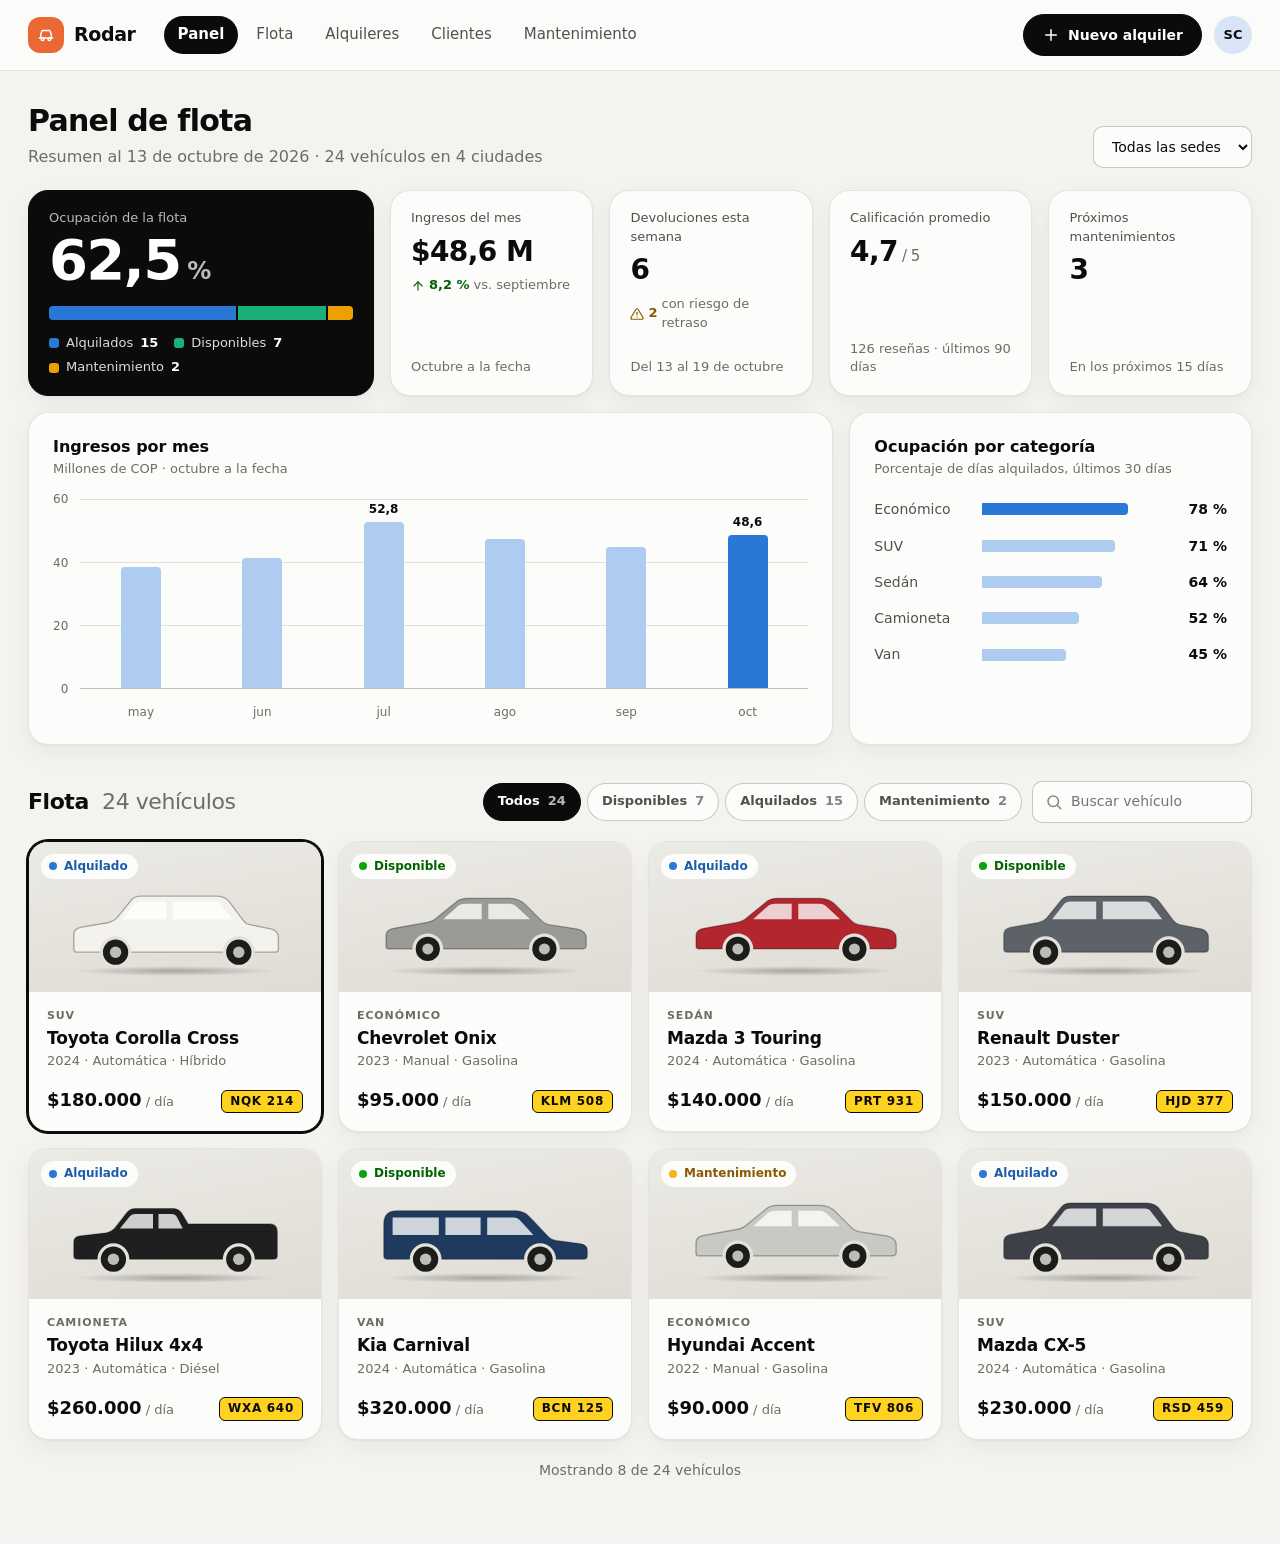
<file: Ejercicio_3/index.html>
<!DOCTYPE html>
<html lang="es">
<head>
  <meta charset="UTF-8">
  <meta name="viewport" content="width=device-width, initial-scale=1">
  <title>Panel de flota</title>
  <link rel="stylesheet" href="styles.css">
</head>
<body>

  <!--
    EJERCICIO 3 · Panel de renta de vehículos
    ----------------------------------------------------------------------
    Todo está construido y visible a propósito. Al abrir el archivo verás:
      · el panel lateral #car-detail (con los datos del primer vehículo) y su
        fondo oscuro #drawer-scrim tapando parte de la pantalla,
      · el modal #modal-new-rental cubriéndolo todo.

    Tarea del estudiante (JavaScript):
      1. Al iniciar: ocultar #car-detail, #drawer-scrim y #modal-new-rental.
      2. Clic en una tarjeta .car-card -> mostrar #car-detail y #drawer-scrim
         y llenar el panel con los datos del vehículo. La información completa
         vive en los atributos data-* de cada tarjeta.
      3. Cerrar el panel (#btn-close-detail o clic en #drawer-scrim).
      4. Botón #btn-new-rental (o #btn-rent-this-car) -> mostrar el modal con
         el formulario de nuevo alquiler.
      5. Cerrar / cancelar el modal y leer los datos del formulario.

    Pista: la clase .hidden (ver styles.css) oculta cualquier elemento.
  -->

  <svg class="sprite" aria-hidden="true">
    <!-- Siluetas de vehículos: el color de la carrocería viene de --car -->
    <symbol id="car-sedan" viewBox="0 0 200 78">
      <path d="M10 56V47Q10 42 16 40.5L47 35Q53 34 57 30L73 17Q77 13 84 13H123Q131 13 137 19L152 34Q154 36 158 37L184 41Q192 43 192 49V56Q192 59 188 59H12Q10 59 10 56Z" fill="currentColor" stroke="var(--edge)" stroke-width="1.2" stroke-linejoin="round"/>
      <path d="M62 32L76 19.5Q78 18 82 18H97V32ZM103 18H122Q126 18 129 21L141 32H103Z" fill="var(--glass)"/>
      <g fill="var(--tyre)" stroke="var(--ground)" stroke-width="3"><circle cx="48" cy="59" r="12.5"/><circle cx="154" cy="59" r="12.5"/></g>
      <g fill="var(--rim)"><circle cx="48" cy="59" r="5"/><circle cx="154" cy="59" r="5"/></g>
    </symbol>
    <symbol id="car-suv" viewBox="0 0 200 78">
      <path d="M8 59V46Q8 41 14 39.5L40 35Q44 34 47 31L60 15Q63 11 69 11H138Q146 11 150 17L162 33Q164 36 168 37L188 41Q194 43 194 49V59Q194 62 190 62H12Q8 62 8 59Z" fill="currentColor" stroke="var(--edge)" stroke-width="1.2" stroke-linejoin="round"/>
      <path d="M52 32L63 18Q65 16 69 16H92V32ZM98 16H136Q140 16 142 19L152 32H98Z" fill="var(--glass)"/>
      <g fill="var(--tyre)" stroke="var(--ground)" stroke-width="3"><circle cx="46" cy="62" r="13"/><circle cx="158" cy="62" r="13"/></g>
      <g fill="var(--rim)"><circle cx="46" cy="62" r="5.2"/><circle cx="158" cy="62" r="5.2"/></g>
    </symbol>
    <symbol id="car-pickup" viewBox="0 0 200 78">
      <path d="M8 59V46Q8 42 13 41L38 38Q42 37 45 34L56 20Q59 16 64 16H98Q103 16 106 20L112 30H186Q193 30 193 37V59Q193 62 189 62H12Q8 62 8 59Z" fill="currentColor" stroke="var(--edge)" stroke-width="1.2" stroke-linejoin="round"/>
      <path d="M50 34L59 23Q61 21 64 21H80V34ZM85 21H97Q100 21 102 24L107 34H85Z" fill="var(--glass)"/>
      <path d="M118 37H186" stroke="var(--edge)" stroke-width="1.2" fill="none"/>
      <g fill="var(--tyre)" stroke="var(--ground)" stroke-width="3"><circle cx="44" cy="62" r="13"/><circle cx="158" cy="62" r="13"/></g>
      <g fill="var(--rim)"><circle cx="44" cy="62" r="5.2"/><circle cx="158" cy="62" r="5.2"/></g>
    </symbol>
    <symbol id="car-van" viewBox="0 0 200 78">
      <path d="M8 59V30Q8 18 20 18H128Q136 18 141 24L158 42Q160 44 164 45L187 48Q193 49 193 54V59Q193 62 189 62H12Q8 62 8 59Z" fill="currentColor" stroke="var(--edge)" stroke-width="1.2" stroke-linejoin="round"/>
      <path d="M16 24H58V40H16ZM64 24H96V40H64ZM102 24H126Q130 24 133 28L144 40H102Z" fill="var(--glass)"/>
      <g fill="var(--tyre)" stroke="var(--ground)" stroke-width="3"><circle cx="46" cy="62" r="13"/><circle cx="150" cy="62" r="13"/></g>
      <g fill="var(--rim)"><circle cx="46" cy="62" r="5.2"/><circle cx="150" cy="62" r="5.2"/></g>
    </symbol>

    <!-- Iconos -->
    <symbol id="i-car" viewBox="0 0 24 24"><path d="M5 16V11l2-5h10l2 5v5"/><path d="M3 16h18"/><circle cx="7.5" cy="17.5" r="1.8"/><circle cx="16.5" cy="17.5" r="1.8"/></symbol>
    <symbol id="i-search" viewBox="0 0 24 24"><circle cx="11" cy="11" r="7"/><path d="M21 21l-4.3-4.3"/></symbol>
    <symbol id="i-plus" viewBox="0 0 24 24"><path d="M12 5v14"/><path d="M5 12h14"/></symbol>
    <symbol id="i-x" viewBox="0 0 24 24"><path d="M18 6L6 18"/><path d="M6 6l12 12"/></symbol>
    <symbol id="i-arrow-up" viewBox="0 0 24 24"><path d="M12 19V5"/><path d="M5 12l7-7 7 7"/></symbol>
    <symbol id="i-alert" viewBox="0 0 24 24"><path d="M10.3 3.9L1.8 18a2 2 0 0 0 1.7 3h17a2 2 0 0 0 1.7-3L13.7 3.9a2 2 0 0 0-3.4 0z"/><path d="M12 9v4"/><path d="M12 17h.01"/></symbol>
  </svg>

  <!-- ===================== ENCABEZADO ===================== -->
  <header class="header">
    <div class="header-inner">
      <div class="brand">
        <span class="brand-mark"><svg class="icon"><use href="#i-car"/></svg></span>
        Rodar
      </div>
      <nav class="nav" aria-label="Principal">
        <a href="#" class="is-active" aria-current="page">Panel</a>
        <a href="#">Flota</a>
        <a href="#">Alquileres</a>
        <a href="#">Clientes</a>
        <a href="#">Mantenimiento</a>
      </nav>
      <div class="header-actions">
        <button type="button" class="btn btn--primary" id="btn-new-rental">
          <svg class="icon"><use href="#i-plus"/></svg><span>Nuevo alquiler</span>
        </button>
        <span class="avatar" aria-label="Sofía Cárdenas">SC</span>
      </div>
    </div>
  </header>

  <main class="page">

    <div class="page-head">
      <div>
        <h1>Panel de flota</h1>
        <p>Resumen al 13 de octubre de 2026 · 24 vehículos en 4 ciudades</p>
      </div>
      <select class="select" id="filter-branch" aria-label="Filtrar por sede">
        <option>Todas las sedes</option>
        <option>Bogotá</option>
        <option>Medellín</option>
        <option>Cali</option>
        <option>Cartagena</option>
      </select>
    </div>

    <!-- ===================== INDICADORES ===================== -->
    <section class="kpis" aria-label="Indicadores principales">
      <article class="card kpi kpi--hero">
        <p class="kpi-label">Ocupación de la flota</p>
        <p class="hero-number num">62,5<small> %</small></p>
        <div class="stacked" role="img" aria-label="15 alquilados, 7 disponibles, 2 en mantenimiento">
          <span style="--w:15;--c:var(--s1)"></span>
          <span style="--w:7;--c:var(--s3)"></span>
          <span style="--w:2;--c:var(--s4)"></span>
        </div>
        <ul class="legend">
          <li><span class="swatch" style="--c:var(--s1)"></span>Alquilados <strong>15</strong></li>
          <li><span class="swatch" style="--c:var(--s3)"></span>Disponibles <strong>7</strong></li>
          <li><span class="swatch" style="--c:var(--s4)"></span>Mantenimiento <strong>2</strong></li>
        </ul>
      </article>

      <article class="card kpi">
        <p class="kpi-label">Ingresos del mes</p>
        <p class="kpi-value num">$48,6 M</p>
        <span class="delta delta--good"><svg class="icon icon-sm"><use href="#i-arrow-up"/></svg>8,2 % <span class="muted">vs. septiembre</span></span>
        <p class="kpi-note">Octubre a la fecha</p>
      </article>

      <article class="card kpi">
        <p class="kpi-label">Devoluciones esta semana</p>
        <p class="kpi-value num">6</p>
        <span class="delta delta--warn"><svg class="icon icon-sm"><use href="#i-alert"/></svg>2 <span class="muted">con riesgo de retraso</span></span>
        <p class="kpi-note">Del 13 al 19 de octubre</p>
      </article>

      <article class="card kpi">
        <p class="kpi-label">Calificación promedio</p>
        <p class="kpi-value num">4,7<small> / 5</small></p>
        <p class="kpi-note">126 reseñas · últimos 90 días</p>
      </article>

      <article class="card kpi">
        <p class="kpi-label">Próximos mantenimientos</p>
        <p class="kpi-value num">3</p>
        <p class="kpi-note">En los próximos 15 días</p>
      </article>
    </section>

    <!-- ===================== GRÁFICOS ===================== -->
    <section class="charts" aria-label="Gráficos de desempeño">
      <article class="card panel">
        <div class="panel-head">
          <div>
            <h2 class="panel-title">Ingresos por mes</h2>
            <p class="panel-note">Millones de COP · octubre a la fecha</p>
          </div>
        </div>
        <div class="col-chart" role="img" aria-label="Ingresos mensuales en millones de pesos: mayo 38,2; junio 41,5; julio 52,8; agosto 47,3; septiembre 44,9; octubre 48,6">
          <div class="y-axis"><span>60</span><span>40</span><span>20</span><span>0</span></div>
          <div class="plot">
            <div class="bar" style="--v:64" title="Mayo: $38,2 M"></div>
            <div class="bar" style="--v:69" title="Junio: $41,5 M"></div>
            <div class="bar" style="--v:88" title="Julio: $52,8 M"><span class="bar-value">52,8</span></div>
            <div class="bar" style="--v:79" title="Agosto: $47,3 M"></div>
            <div class="bar" style="--v:75" title="Septiembre: $44,9 M"></div>
            <div class="bar bar--current" style="--v:81" title="Octubre: $48,6 M"><span class="bar-value">48,6</span></div>
          </div>
          <div class="x-axis"><span>may</span><span>jun</span><span>jul</span><span>ago</span><span>sep</span><span>oct</span></div>
        </div>
      </article>

      <article class="card panel">
        <div class="panel-head">
          <div>
            <h2 class="panel-title">Ocupación por categoría</h2>
            <p class="panel-note">Porcentaje de días alquilados, últimos 30 días</p>
          </div>
        </div>
        <ul class="hbars">
          <li class="hbar"><span class="hbar-label">Económico</span><span class="hbar-track"><span class="hbar-fill hbar-fill--top" style="--v:78"></span></span><span class="hbar-value">78 %</span></li>
          <li class="hbar"><span class="hbar-label">SUV</span><span class="hbar-track"><span class="hbar-fill" style="--v:71"></span></span><span class="hbar-value">71 %</span></li>
          <li class="hbar"><span class="hbar-label">Sedán</span><span class="hbar-track"><span class="hbar-fill" style="--v:64"></span></span><span class="hbar-value">64 %</span></li>
          <li class="hbar"><span class="hbar-label">Camioneta</span><span class="hbar-track"><span class="hbar-fill" style="--v:52"></span></span><span class="hbar-value">52 %</span></li>
          <li class="hbar"><span class="hbar-label">Van</span><span class="hbar-track"><span class="hbar-fill" style="--v:45"></span></span><span class="hbar-value">45 %</span></li>
        </ul>
      </article>
    </section>

    <!-- ===================== FLOTA ===================== -->
    <section aria-labelledby="fleet-title">
      <div class="fleet-head">
        <h2 id="fleet-title">Flota <span class="num">24 vehículos</span></h2>
        <div class="fleet-tools">
          <div class="filters" role="group" aria-label="Filtrar por estado">
            <button type="button" class="filter is-active" data-filter="all">Todos <span class="count">24</span></button>
            <button type="button" class="filter" data-filter="Disponible">Disponibles <span class="count">7</span></button>
            <button type="button" class="filter" data-filter="Alquilado">Alquilados <span class="count">15</span></button>
            <button type="button" class="filter" data-filter="Mantenimiento">Mantenimiento <span class="count">2</span></button>
          </div>
          <div class="search">
            <svg class="icon"><use href="#i-search"/></svg>
            <input type="search" id="search-car" placeholder="Buscar vehículo" aria-label="Buscar vehículo">
          </div>
        </div>
      </div>

      <div class="fleet-grid" id="fleet-grid">

        <article class="car-card is-selected" tabindex="0"
                 data-id="1"
                 data-name="Toyota Corolla Cross"
                 data-brand="Toyota"
                 data-model="Corolla Cross"
                 data-year="2024"
                 data-plate="NQK 214"
                 data-category="SUV"
                 data-color="Blanco perla"
                 data-color-hex="#f4f2ec"
                 data-body="suv"
                 data-transmission="Automática"
                 data-fuel="Híbrido"
                 data-seats="5"
                 data-bags="3"
                 data-km="18450"
                 data-branch="Bogotá · Chapinero"
                 data-rate-day="180000"
                 data-rate-week="1100000"
                 data-rate-month="4000000"
                 data-status="Alquilado"
                 data-status-note="Devuelve el 16 oct"
                 data-revenue-year="38400000"
                 data-occupancy="70"
                 data-rating="4.8"
                 data-reviews="32"
                 data-rentals="46"
                 data-soat="2027-02-14"
                 data-techno="2027-05-02"
                 data-last-service="2026-08-22"
                 data-next-service="2027-02-22"
                 data-last-service-km="10000"
                 data-next-service-km="20000"
                 data-monthly="18,22,27,25,21,11">
          <div class="car-media" style="--car:#f4f2ec">
            <span class="status-badge status-badge--rented">Alquilado</span>
            <svg class="car-svg" viewBox="0 0 200 78" role="img" aria-label="Toyota Corolla Cross blanco perla"><use href="#car-suv"/></svg>
          </div>
          <div class="car-body">
            <span class="car-cat">SUV</span>
            <h3 class="car-name">Toyota Corolla Cross</h3>
            <p class="car-meta">2024 · Automática · Híbrido</p>
            <div class="car-foot">
              <span class="car-price"><strong>$180.000</strong> / día</span>
              <span class="plate">NQK 214</span>
            </div>
          </div>
        </article>

        <article class="car-card" tabindex="0"
                 data-id="2"
                 data-name="Chevrolet Onix"
                 data-brand="Chevrolet"
                 data-model="Onix"
                 data-year="2023"
                 data-plate="KLM 508"
                 data-category="Económico"
                 data-color="Gris"
                 data-color-hex="#9a9a96"
                 data-body="sedan"
                 data-transmission="Manual"
                 data-fuel="Gasolina"
                 data-seats="5"
                 data-bags="2"
                 data-km="32100"
                 data-branch="Medellín · El Poblado"
                 data-rate-day="95000"
                 data-rate-week="580000"
                 data-rate-month="2100000"
                 data-status="Disponible"
                 data-status-note="Disponible en sede"
                 data-revenue-year="24800000"
                 data-occupancy="58"
                 data-rating="4.5"
                 data-reviews="51"
                 data-rentals="78"
                 data-soat="2026-11-03"
                 data-techno="2027-03-18"
                 data-last-service="2026-09-05"
                 data-next-service="2027-03-05"
                 data-last-service-km="30000"
                 data-next-service-km="40000"
                 data-monthly="15,19,24,22,17,8">
          <div class="car-media" style="--car:#9a9a96">
            <span class="status-badge status-badge--available">Disponible</span>
            <svg class="car-svg" viewBox="0 0 200 78" role="img" aria-label="Chevrolet Onix gris"><use href="#car-sedan"/></svg>
          </div>
          <div class="car-body">
            <span class="car-cat">Económico</span>
            <h3 class="car-name">Chevrolet Onix</h3>
            <p class="car-meta">2023 · Manual · Gasolina</p>
            <div class="car-foot">
              <span class="car-price"><strong>$95.000</strong> / día</span>
              <span class="plate">KLM 508</span>
            </div>
          </div>
        </article>

        <article class="car-card" tabindex="0"
                 data-id="3"
                 data-name="Mazda 3 Touring"
                 data-brand="Mazda"
                 data-model="3 Touring"
                 data-year="2024"
                 data-plate="PRT 931"
                 data-category="Sedán"
                 data-color="Rojo"
                 data-color-hex="#b3262d"
                 data-body="sedan"
                 data-transmission="Automática"
                 data-fuel="Gasolina"
                 data-seats="5"
                 data-bags="3"
                 data-km="14800"
                 data-branch="Bogotá · Aeropuerto"
                 data-rate-day="140000"
                 data-rate-week="860000"
                 data-rate-month="3100000"
                 data-status="Alquilado"
                 data-status-note="Devuelve el 18 oct"
                 data-revenue-year="31200000"
                 data-occupancy="76"
                 data-rating="4.9"
                 data-reviews="28"
                 data-rentals="39"
                 data-soat="2027-01-21"
                 data-techno="2027-06-11"
                 data-last-service="2026-07-14"
                 data-next-service="2027-01-14"
                 data-last-service-km="10000"
                 data-next-service-km="20000"
                 data-monthly="20,23,28,26,22,12">
          <div class="car-media" style="--car:#b3262d">
            <span class="status-badge status-badge--rented">Alquilado</span>
            <svg class="car-svg" viewBox="0 0 200 78" role="img" aria-label="Mazda 3 Touring rojo"><use href="#car-sedan"/></svg>
          </div>
          <div class="car-body">
            <span class="car-cat">Sedán</span>
            <h3 class="car-name">Mazda 3 Touring</h3>
            <p class="car-meta">2024 · Automática · Gasolina</p>
            <div class="car-foot">
              <span class="car-price"><strong>$140.000</strong> / día</span>
              <span class="plate">PRT 931</span>
            </div>
          </div>
        </article>

        <article class="car-card" tabindex="0"
                 data-id="4"
                 data-name="Renault Duster"
                 data-brand="Renault"
                 data-model="Duster"
                 data-year="2023"
                 data-plate="HJD 377"
                 data-category="SUV"
                 data-color="Gris plomo"
                 data-color-hex="#5d6168"
                 data-body="suv"
                 data-transmission="Automática"
                 data-fuel="Gasolina"
                 data-seats="5"
                 data-bags="3"
                 data-km="27300"
                 data-branch="Cali · Granada"
                 data-rate-day="150000"
                 data-rate-week="920000"
                 data-rate-month="3300000"
                 data-status="Disponible"
                 data-status-note="Disponible en sede"
                 data-revenue-year="27900000"
                 data-occupancy="64"
                 data-rating="4.4"
                 data-reviews="44"
                 data-rentals="61"
                 data-soat="2026-12-09"
                 data-techno="2027-04-25"
                 data-last-service="2026-08-30"
                 data-next-service="2027-02-28"
                 data-last-service-km="20000"
                 data-next-service-km="30000"
                 data-monthly="17,20,25,21,18,9">
          <div class="car-media" style="--car:#5d6168">
            <span class="status-badge status-badge--available">Disponible</span>
            <svg class="car-svg" viewBox="0 0 200 78" role="img" aria-label="Renault Duster gris plomo"><use href="#car-suv"/></svg>
          </div>
          <div class="car-body">
            <span class="car-cat">SUV</span>
            <h3 class="car-name">Renault Duster</h3>
            <p class="car-meta">2023 · Automática · Gasolina</p>
            <div class="car-foot">
              <span class="car-price"><strong>$150.000</strong> / día</span>
              <span class="plate">HJD 377</span>
            </div>
          </div>
        </article>

        <article class="car-card" tabindex="0"
                 data-id="5"
                 data-name="Toyota Hilux 4x4"
                 data-brand="Toyota"
                 data-model="Hilux 4x4"
                 data-year="2023"
                 data-plate="WXA 640"
                 data-category="Camioneta"
                 data-color="Negro"
                 data-color-hex="#1f1f20"
                 data-body="pickup"
                 data-transmission="Automática"
                 data-fuel="Diésel"
                 data-seats="5"
                 data-bags="5"
                 data-km="41900"
                 data-branch="Bogotá · Chapinero"
                 data-rate-day="260000"
                 data-rate-week="1600000"
                 data-rate-month="5800000"
                 data-status="Alquilado"
                 data-status-note="Devuelve el 20 oct"
                 data-revenue-year="46500000"
                 data-occupancy="81"
                 data-rating="4.7"
                 data-reviews="37"
                 data-rentals="52"
                 data-soat="2027-03-30"
                 data-techno="2027-08-14"
                 data-last-service="2026-09-02"
                 data-next-service="2027-03-02"
                 data-last-service-km="40000"
                 data-next-service-km="50000"
                 data-monthly="22,25,29,27,24,12">
          <div class="car-media" style="--car:#1f1f20">
            <span class="status-badge status-badge--rented">Alquilado</span>
            <svg class="car-svg" viewBox="0 0 200 78" role="img" aria-label="Toyota Hilux 4x4 negro"><use href="#car-pickup"/></svg>
          </div>
          <div class="car-body">
            <span class="car-cat">Camioneta</span>
            <h3 class="car-name">Toyota Hilux 4x4</h3>
            <p class="car-meta">2023 · Automática · Diésel</p>
            <div class="car-foot">
              <span class="car-price"><strong>$260.000</strong> / día</span>
              <span class="plate">WXA 640</span>
            </div>
          </div>
        </article>

        <article class="car-card" tabindex="0"
                 data-id="6"
                 data-name="Kia Carnival"
                 data-brand="Kia"
                 data-model="Carnival"
                 data-year="2024"
                 data-plate="BCN 125"
                 data-category="Van"
                 data-color="Azul noche"
                 data-color-hex="#1f3a5f"
                 data-body="van"
                 data-transmission="Automática"
                 data-fuel="Gasolina"
                 data-seats="7"
                 data-bags="5"
                 data-km="9600"
                 data-branch="Medellín · El Poblado"
                 data-rate-day="320000"
                 data-rate-week="2000000"
                 data-rate-month="7200000"
                 data-status="Disponible"
                 data-status-note="Disponible en sede"
                 data-revenue-year="29700000"
                 data-occupancy="49"
                 data-rating="4.9"
                 data-reviews="19"
                 data-rentals="24"
                 data-soat="2027-02-12"
                 data-techno="2027-09-08"
                 data-last-service="2026-07-15"
                 data-next-service="2027-01-15"
                 data-last-service-km="5000"
                 data-next-service-km="15000"
                 data-monthly="12,15,20,18,14,6">
          <div class="car-media" style="--car:#1f3a5f">
            <span class="status-badge status-badge--available">Disponible</span>
            <svg class="car-svg" viewBox="0 0 200 78" role="img" aria-label="Kia Carnival azul noche"><use href="#car-van"/></svg>
          </div>
          <div class="car-body">
            <span class="car-cat">Van</span>
            <h3 class="car-name">Kia Carnival</h3>
            <p class="car-meta">2024 · Automática · Gasolina</p>
            <div class="car-foot">
              <span class="car-price"><strong>$320.000</strong> / día</span>
              <span class="plate">BCN 125</span>
            </div>
          </div>
        </article>

        <article class="car-card" tabindex="0"
                 data-id="7"
                 data-name="Hyundai Accent"
                 data-brand="Hyundai"
                 data-model="Accent"
                 data-year="2022"
                 data-plate="TFV 806"
                 data-category="Económico"
                 data-color="Plata"
                 data-color-hex="#c9c9c4"
                 data-body="sedan"
                 data-transmission="Manual"
                 data-fuel="Gasolina"
                 data-seats="5"
                 data-bags="2"
                 data-km="52700"
                 data-branch="Cartagena · Bocagrande"
                 data-rate-day="90000"
                 data-rate-week="550000"
                 data-rate-month="2000000"
                 data-status="Mantenimiento"
                 data-status-note="En taller hasta el 15 oct"
                 data-revenue-year="19600000"
                 data-occupancy="52"
                 data-rating="4.2"
                 data-reviews="63"
                 data-rentals="91"
                 data-soat="2026-11-25"
                 data-techno="2027-01-06"
                 data-last-service="2026-10-11"
                 data-next-service="2027-04-11"
                 data-last-service-km="50000"
                 data-next-service-km="60000"
                 data-monthly="14,16,21,19,15,3">
          <div class="car-media" style="--car:#c9c9c4">
            <span class="status-badge status-badge--maintenance">Mantenimiento</span>
            <svg class="car-svg" viewBox="0 0 200 78" role="img" aria-label="Hyundai Accent plata"><use href="#car-sedan"/></svg>
          </div>
          <div class="car-body">
            <span class="car-cat">Económico</span>
            <h3 class="car-name">Hyundai Accent</h3>
            <p class="car-meta">2022 · Manual · Gasolina</p>
            <div class="car-foot">
              <span class="car-price"><strong>$90.000</strong> / día</span>
              <span class="plate">TFV 806</span>
            </div>
          </div>
        </article>

        <article class="car-card" tabindex="0"
                 data-id="8"
                 data-name="Mazda CX-5"
                 data-brand="Mazda"
                 data-model="CX-5"
                 data-year="2024"
                 data-plate="RSD 459"
                 data-category="SUV"
                 data-color="Gris grafito"
                 data-color-hex="#3d4047"
                 data-body="suv"
                 data-transmission="Automática"
                 data-fuel="Gasolina"
                 data-seats="5"
                 data-bags="4"
                 data-km="11200"
                 data-branch="Cartagena · Bocagrande"
                 data-rate-day="230000"
                 data-rate-week="1450000"
                 data-rate-month="5200000"
                 data-status="Alquilado"
                 data-status-note="Devuelve el 17 oct"
                 data-revenue-year="35100000"
                 data-occupancy="72"
                 data-rating="4.8"
                 data-reviews="23"
                 data-rentals="33"
                 data-soat="2027-03-05"
                 data-techno="2027-07-19"
                 data-last-service="2026-07-20"
                 data-next-service="2027-01-20"
                 data-last-service-km="10000"
                 data-next-service-km="20000"
                 data-monthly="19,22,26,24,21,10">
          <div class="car-media" style="--car:#3d4047">
            <span class="status-badge status-badge--rented">Alquilado</span>
            <svg class="car-svg" viewBox="0 0 200 78" role="img" aria-label="Mazda CX-5 gris grafito"><use href="#car-suv"/></svg>
          </div>
          <div class="car-body">
            <span class="car-cat">SUV</span>
            <h3 class="car-name">Mazda CX-5</h3>
            <p class="car-meta">2024 · Automática · Gasolina</p>
            <div class="car-foot">
              <span class="car-price"><strong>$230.000</strong> / día</span>
              <span class="plate">RSD 459</span>
            </div>
          </div>
        </article>
      </div>

      <p class="fleet-foot num">Mostrando 8 de 24 vehículos</p>
    </section>
  </main>


  <!-- ======================================================================
       PANEL LATERAL · DETALLE DEL VEHÍCULO
       (los datos de abajo son de ejemplo: vehículo 1)
       ====================================================================== -->
  <div class="drawer-scrim" id="drawer-scrim"></div>

  <aside class="drawer" id="car-detail" aria-label="Detalle del vehículo">
    <header class="drawer-head">
      <h2>Detalle del vehículo</h2>
      <button type="button" class="icon-button" id="btn-close-detail" aria-label="Cerrar detalle">
        <svg class="icon"><use href="#i-x"/></svg>
      </button>
    </header>

    <div class="drawer-body">
      <div class="car-media drawer-media" id="car-media" style="--car:#f4f2ec">
        <span class="status-badge status-badge--rented" id="car-status">Alquilado</span>
        <svg class="car-svg" id="car-image" viewBox="0 0 200 78" role="img" aria-label="Toyota Corolla Cross"><use href="#car-suv"/></svg>
      </div>

      <div class="detail-title">
        <span class="car-cat" id="car-category">SUV</span>
        <h2 id="car-name">Toyota Corolla Cross 2024</h2>
        <div class="chips">
          <span class="plate" id="car-plate">NQK 214</span>
          <span class="chip" id="car-status-note">Devuelve el 16 oct</span>
          <span class="chip" id="car-branch">Bogotá · Chapinero</span>
        </div>
      </div>

      <section class="drawer-section" aria-labelledby="rates-title">
        <h3 id="rates-title">Tarifas</h3>
        <div class="rates">
          <div class="rate rate--main"><span>Por día</span><strong id="car-rate-day">$180.000</strong></div>
          <div class="rate"><span>Por semana</span><strong id="car-rate-week">$1.100.000</strong></div>
          <div class="rate"><span>Por mes</span><strong id="car-rate-month">$4.000.000</strong></div>
        </div>
      </section>

      <section class="drawer-section" aria-labelledby="specs-title">
        <h3 id="specs-title">Especificaciones</h3>
        <dl class="spec-grid">
          <div><dt>Año</dt><dd id="car-year">2024</dd></div>
          <div><dt>Color</dt><dd id="car-color">Blanco perla</dd></div>
          <div><dt>Transmisión</dt><dd id="car-transmission">Automática</dd></div>
          <div><dt>Combustible</dt><dd id="car-fuel">Híbrido</dd></div>
          <div><dt>Pasajeros</dt><dd id="car-seats">5 personas</dd></div>
          <div><dt>Maletas</dt><dd id="car-bags">3 maletas</dd></div>
          <div><dt>Kilometraje</dt><dd class="num" id="car-km">18.450 km</dd></div>
          <div><dt>Placa</dt><dd id="car-plate-spec">NQK 214</dd></div>
        </dl>
      </section>

      <section class="drawer-section" aria-labelledby="docs-title">
        <h3 id="docs-title">Documentos y mantenimiento</h3>
        <dl class="spec-grid">
          <div><dt>SOAT vence</dt><dd id="car-soat">14 feb 2027</dd></div>
          <div><dt>Tecnomecánica vence</dt><dd id="car-techno">2 may 2027</dd></div>
          <div><dt>Último mantenimiento</dt><dd id="car-last-service">22 ago 2026</dd></div>
          <div><dt>Próximo mantenimiento</dt><dd id="car-next-service">22 feb 2027</dd></div>
        </dl>
        <p class="service-line"><span>Servicio cada 10.000 km · faltan <strong class="num" id="car-service-left">1.550 km</strong></span><strong class="num" id="car-service-pct">85 %</strong></p>
        <div class="meter meter--warn"><span id="car-service-bar" style="--v:85"></span></div>
      </section>

      <section class="drawer-section" aria-labelledby="perf-title">
        <h3 id="perf-title">Rendimiento del vehículo</h3>
        <div class="metric-grid">
          <div class="metric"><span>Ingresos del año</span><strong id="car-revenue">$38.400.000</strong></div>
          <div class="metric"><span>Alquileres totales</span><strong id="car-rentals">46</strong></div>
          <div class="metric"><span>Ocupación, últimos 30 días</span><strong id="car-occupancy">70 %</strong><div class="meter"><span id="car-occupancy-bar" style="--v:70"></span></div></div>
          <div class="metric"><span>Calificación</span><strong><span id="car-rating">4,8</span> <small>/ 5 · <span id="car-reviews">32</span> reseñas</small></strong></div>
        </div>

        <p class="panel-title" style="margin-bottom:14px;font-size:.875rem">Días alquilado por mes <span class="panel-note" style="font-weight:400">· octubre a la fecha</span></p>
        <div class="col-chart col-chart--sm" role="img" aria-label="Días alquilado por mes: may 18, jun 22, jul 27, ago 25, sep 21, oct 11">
          <div class="y-axis"><span>30</span><span>15</span><span>0</span></div>
          <div class="plot">
            <div class="bar" id="car-month-bar-1" style="--v:60"></div>
            <div class="bar" id="car-month-bar-2" style="--v:73"></div>
            <div class="bar" id="car-month-bar-3" style="--v:90"><span class="bar-value" id="car-month-value-3">27</span></div>
            <div class="bar" id="car-month-bar-4" style="--v:83"></div>
            <div class="bar" id="car-month-bar-5" style="--v:70"></div>
            <div class="bar bar--current" id="car-month-bar-6" style="--v:37"><span class="bar-value" id="car-month-value-6">11</span></div>
          </div>
          <div class="x-axis"><span>may</span><span>jun</span><span>jul</span><span>ago</span><span>sep</span><span>oct</span></div>
        </div>
      </section>

      <section class="drawer-section" aria-labelledby="history-title">
        <h3 id="history-title">Últimos alquileres</h3>
        <table class="history">
          <thead><tr><th>Cliente</th><th>Fechas</th><th class="right">Días</th><th class="right">Valor</th></tr></thead>
          <tbody id="car-history">
            <tr><td><span class="who">Carolina Zapata</span><span class="tag">En curso</span></td><td>10 – 16 oct</td><td class="right">6</td><td class="right">$1.080.000</td></tr>
            <tr><td><span class="who">Felipe Arango</span></td><td>28 sep – 3 oct</td><td class="right">5</td><td class="right">$900.000</td></tr>
            <tr><td><span class="who">Mónica Henao</span></td><td>12 – 21 sep</td><td class="right">9</td><td class="right">$1.460.000</td></tr>
            <tr><td><span class="who">Ricardo Bedoya</span></td><td>30 ago – 2 sep</td><td class="right">3</td><td class="right">$540.000</td></tr>
          </tbody>
        </table>
      </section>
    </div>

    <footer class="drawer-foot">
      <button type="button" class="btn btn--primary btn--block" id="btn-rent-this-car">
        <svg class="icon"><use href="#i-plus"/></svg>Nuevo alquiler con este vehículo
      </button>
    </footer>
  </aside>


  <!-- ======================================================================
       MODAL · NUEVO ALQUILER
       ====================================================================== -->
  <div class="modal-overlay" id="modal-new-rental">
    <section class="modal" role="dialog" aria-modal="true" aria-labelledby="modal-rental-title">

      <header class="modal-head">
        <div>
          <h2 id="modal-rental-title">Nuevo alquiler</h2>
          <p>Registra los datos del cliente, el vehículo y las fechas del servicio.</p>
        </div>
        <button type="button" class="icon-button" id="btn-close-modal" aria-label="Cerrar formulario">
          <svg class="icon"><use href="#i-x"/></svg>
        </button>
      </header>

      <form id="new-rental-form" style="display:contents">
        <div class="modal-body">

          <div class="form-col">
            <fieldset class="form-section">
              <legend>Cliente</legend>
              <div class="form-grid">
                <div class="field field--full">
                  <label for="rent-customer">Nombre completo <span class="req">*</span></label>
                  <input class="input" type="text" id="rent-customer" name="customer" placeholder="Ej. Carolina Zapata Ríos" required>
                </div>
                <div class="field">
                  <label for="rent-doc-number">Documento <span class="req">*</span></label>
                  <div class="input-group">
                    <select class="select" id="rent-doc-type" name="docType" aria-label="Tipo de documento">
                      <option>CC</option>
                      <option>CE</option>
                      <option>Pasaporte</option>
                    </select>
                    <input class="input" type="text" id="rent-doc-number" name="docNumber" inputmode="numeric" placeholder="1.020.345.678" required>
                  </div>
                </div>
                <div class="field">
                  <label for="rent-phone">Teléfono <span class="req">*</span></label>
                  <input class="input" type="tel" id="rent-phone" name="phone" placeholder="+57 300 000 0000" required>
                </div>
                <div class="field field--full">
                  <label for="rent-email">Correo electrónico</label>
                  <input class="input" type="email" id="rent-email" name="email" placeholder="nombre@correo.com">
                </div>
                <div class="field">
                  <label for="rent-license">N.º de licencia de conducción <span class="req">*</span></label>
                  <input class="input" type="text" id="rent-license" name="license" placeholder="Ej. 1020345678" required>
                </div>
                <div class="field">
                  <label for="rent-license-expiry">Vencimiento de la licencia <span class="req">*</span></label>
                  <input class="input" type="date" id="rent-license-expiry" name="licenseExpiry" required>
                </div>
              </div>
            </fieldset>

            <fieldset class="form-section">
              <legend>Vehículo y fechas</legend>
              <div class="form-grid">
                <div class="field field--full">
                  <label for="rent-car">Vehículo <span class="req">*</span></label>
                  <select class="select" id="rent-car" name="car" required>
                    <option value="">Selecciona un vehículo</option>
                    <option value="1" disabled>Toyota Corolla Cross 2024 · NQK 214 (alquilado)</option>
                    <option value="2" selected>Chevrolet Onix 2023 · KLM 508 · $95.000/día</option>
                    <option value="3" disabled>Mazda 3 Touring 2024 · PRT 931 (alquilado)</option>
                    <option value="4">Renault Duster 2023 · HJD 377 · $150.000/día</option>
                    <option value="5" disabled>Toyota Hilux 4x4 2023 · WXA 640 (alquilado)</option>
                    <option value="6">Kia Carnival 2024 · BCN 125 · $320.000/día</option>
                    <option value="7" disabled>Hyundai Accent 2022 · TFV 806 (mantenimiento)</option>
                    <option value="8" disabled>Mazda CX-5 2024 · RSD 459 (alquilado)</option>
                  </select>
                </div>
                <div class="field">
                  <label for="rent-start">Recogida <span class="req">*</span></label>
                  <input class="input" type="date" id="rent-start" name="startDate" value="2026-10-14" required>
                </div>
                <div class="field">
                  <label for="rent-end">Devolución <span class="req">*</span></label>
                  <input class="input" type="date" id="rent-end" name="endDate" value="2026-10-18" required>
                </div>
                <div class="field">
                  <label for="rent-pickup">Sede de recogida</label>
                  <select class="select" id="rent-pickup" name="pickup">
                    <option>Medellín · El Poblado</option>
                    <option>Bogotá · Aeropuerto</option>
                    <option>Bogotá · Chapinero</option>
                    <option>Cali · Granada</option>
                    <option>Cartagena · Bocagrande</option>
                  </select>
                </div>
                <div class="field">
                  <label for="rent-dropoff">Sede de devolución</label>
                  <select class="select" id="rent-dropoff" name="dropoff">
                    <option>Medellín · El Poblado</option>
                    <option>Bogotá · Aeropuerto</option>
                    <option>Bogotá · Chapinero</option>
                    <option>Cali · Granada</option>
                    <option>Cartagena · Bocagrande</option>
                  </select>
                </div>
              </div>
            </fieldset>

            <fieldset class="form-section">
              <legend>Seguro, extras y pago</legend>
              <div class="form-grid">
                <div class="field field--full">
                  <span class="label" id="rent-insurance-label">Seguro</span>
                  <div class="segmented" role="radiogroup" aria-labelledby="rent-insurance-label">
                    <label><input type="radio" name="insurance" value="basico"><span>Básico</span></label>
                    <label><input type="radio" name="insurance" value="completo" checked><span>Completo</span></label>
                    <label><input type="radio" name="insurance" value="premium"><span>Premium</span></label>
                  </div>
                </div>
                <div class="field field--full">
                  <span class="label" id="rent-extras-label">Extras</span>
                  <div class="checks" role="group" aria-labelledby="rent-extras-label">
                    <label class="check"><input type="checkbox" name="extras" value="gps" checked>GPS<small>$8.000/día</small></label>
                    <label class="check"><input type="checkbox" name="extras" value="baby-seat">Silla para bebé<small>$10.000/día</small></label>
                    <label class="check"><input type="checkbox" name="extras" value="extra-driver">Conductor adicional<small>$15.000/día</small></label>
                    <label class="check"><input type="checkbox" name="extras" value="full-tank">Tanque lleno<small>$90.000</small></label>
                  </div>
                </div>
                <div class="field field--full">
                  <label for="rent-payment">Método de pago</label>
                  <select class="select" id="rent-payment" name="payment">
                    <option>Tarjeta de crédito</option>
                    <option>Tarjeta débito</option>
                    <option>PSE</option>
                    <option>Efectivo en sede</option>
                  </select>
                </div>
              </div>
            </fieldset>
          </div>

          <aside class="summary" aria-labelledby="summary-title">
            <h3 id="summary-title">Resumen del alquiler</h3>
            <div class="summary-car" style="--car:#9a9a96">
              <div class="car-media" style="width:92px;height:56px;padding:0 6px 10px;border-radius:10px;flex:none"><svg class="car-svg" viewBox="0 0 200 78"><use href="#car-sedan"/></svg></div>
              <div><strong id="summary-car-name">Chevrolet Onix 2023</strong><span id="summary-car-plate">KLM 508</span></div>
            </div>
            <dl>
              <div><dt>Duración</dt><dd id="summary-days">4 días</dd></div>
              <div><dt>Tarifa (4 × $95.000)</dt><dd id="summary-base">$380.000</dd></div>
              <div><dt>Seguro completo</dt><dd id="summary-insurance">$60.000</dd></div>
              <div><dt>Extras</dt><dd id="summary-extras">$32.000</dd></div>
              <div class="total"><dt>Total</dt><dd id="summary-total">$472.000</dd></div>
            </dl>
            <p class="summary-note">Valores de ejemplo: calcúlalos con JavaScript según el vehículo, las fechas y las opciones elegidas.</p>
          </aside>

        </div>

        <footer class="modal-foot">
          <button type="button" class="btn" id="btn-cancel-rental">Cancelar</button>
          <button type="submit" class="btn btn--primary" id="btn-save-rental">Registrar alquiler</button>
        </footer>
      </form>

    </section>
  </div>

  <script src="script.js"></script>
</body>
</html>
</file>
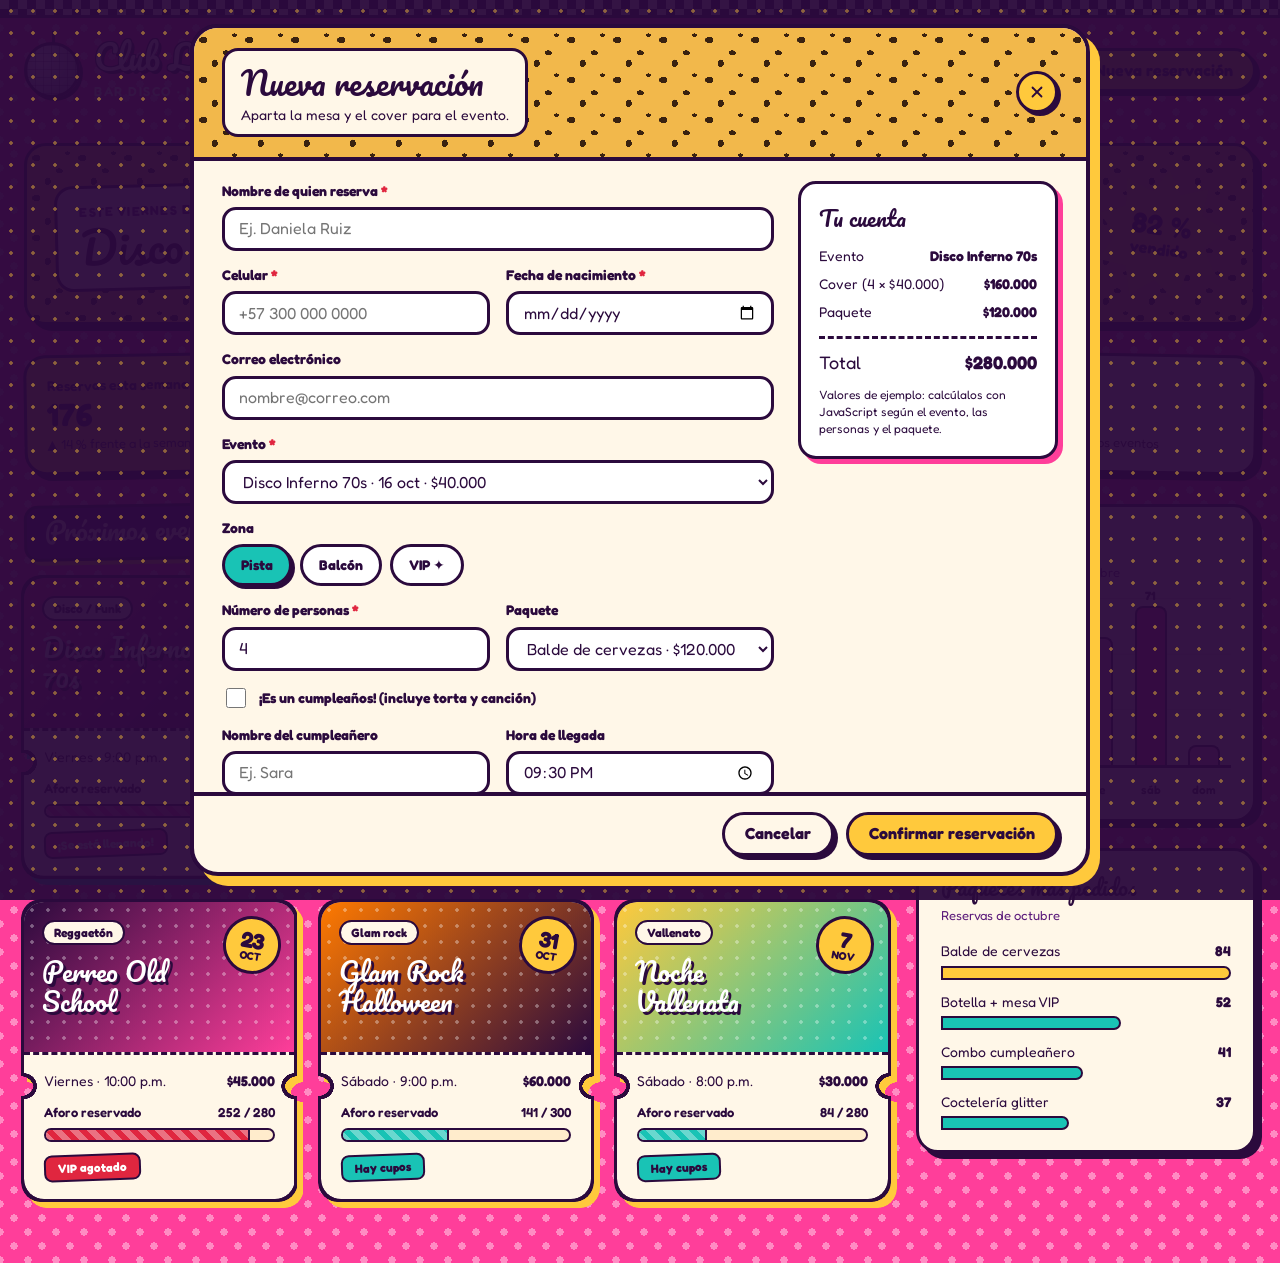
<file: Ejercicio_4/index.html>
<!DOCTYPE html>
<html lang="es">
<head>
  <meta charset="UTF-8">
  <meta name="viewport" content="width=device-width, initial-scale=1">
  <title>Club Lentejuela · Reservas</title>
  <link rel="preconnect" href="https://fonts.googleapis.com">
  <link rel="preconnect" href="https://fonts.gstatic.com" crossorigin>
  <link rel="stylesheet" href="https://fonts.googleapis.com/css2?family=Fredoka:wght@400;500;600;700&family=Pacifico&display=swap">
  <link rel="stylesheet" href="styles.css">
</head>
<body>

  <!--
    EJERCICIO 4 · Reservas de eventos de un bar disco (estilo kitsch)
    ----------------------------------------------------------------------
    Todo está construido y visible a propósito. Al abrir el archivo verás:
      · el modal #event-detail (detalle del evento 1) y
      · el modal #modal-new-reservation (formulario) encima de todo.

    Tarea del estudiante (JavaScript):
      1. Al iniciar: ocultar #event-detail y #modal-new-reservation.
      2. Clic en una tarjeta .event-card -> mostrar #event-detail con los datos
         de ese evento (están en los atributos data-* de la tarjeta).
      3. Botón #btn-new-reservation (o #btn-reserve-event) -> mostrar el
         formulario de reserva.
      4. Cerrar los modales y leer los datos del formulario.

    Pista: la clase .hidden (ver styles.css) oculta cualquier elemento.
  -->

  <svg class="sprite" aria-hidden="true">
    <symbol id="i-plus" viewBox="0 0 24 24"><path d="M12 5v14"/><path d="M5 12h14"/></symbol>
    <symbol id="i-x" viewBox="0 0 24 24"><path d="M18 6L6 18"/><path d="M6 6l12 12"/></symbol>
    <symbol id="i-star" viewBox="0 0 24 24"><polygon points="12 2 15.1 8.3 22 9.3 17 14.1 18.2 21 12 17.8 5.8 21 7 14.1 2 9.3 8.9 8.3 12 2"/></symbol>
  </svg>

  <div class="marquee checker" aria-hidden="true"></div>

  <!-- ===================== ENCABEZADO ===================== -->
  <header class="header">
    <div class="brand">
      <span class="disco-ball" aria-hidden="true"></span>
      <div>
        <p class="brand-name">Club Lentejuela</p>
        <p class="brand-tag">Bar disco · Medellín</p>
      </div>
    </div>
    <nav class="nav" aria-label="Principal">
      <a href="#" class="is-active" aria-current="page">Eventos</a>
      <a href="#">Reservas</a>
      <a href="#">Clientes</a>
      <a href="#">Carta</a>
    </nav>
    <button type="button" class="btn btn--gold" id="btn-new-reservation">
      <svg class="icon"><use href="#i-plus"/></svg>Nueva reservación
    </button>
  </header>

  <main class="page">

    <section class="tonight leopard" aria-label="Evento destacado">
      <div class="tonight-text">
        <p>Este viernes en la pista</p>
        <h1>Disco Inferno 70s ✦</h1>
      </div>
      <div class="starburst"><span><strong>82 %</strong>vendido</span></div>
    </section>

    <!-- ===================== INDICADORES ===================== -->
    <section class="kpis" aria-label="Indicadores">
      <article class="kpi kpi--gold">
        <p class="kpi-label">Reservas esta semana</p>
        <p class="kpi-value num">176</p>
        <p class="kpi-note">▲ 14 % frente a la semana pasada</p>
      </article>
      <article class="kpi">
        <p class="kpi-label">Aforo reservado</p>
        <p class="kpi-value num">63 %</p>
        <p class="kpi-note">Promedio de los próximos 6 eventos</p>
      </article>
      <article class="kpi kpi--turquoise">
        <p class="kpi-label">Cover recaudado en octubre</p>
        <p class="kpi-value num">$18,45 M</p>
        <p class="kpi-note">Pagado en reservas anticipadas</p>
      </article>
      <article class="kpi">
        <p class="kpi-label">Mesas VIP libres</p>
        <p class="kpi-value num">15</p>
        <p class="kpi-note">De 36 en los próximos eventos</p>
      </article>
    </section>

    <div class="layout">

      <!-- ===================== EVENTOS ===================== -->
      <section aria-labelledby="events-title">
        <h2 class="section-title" id="events-title">Próximos eventos</h2>
        <div class="events" id="event-list">

          <article class="event-card is-selected" tabindex="0"
                   data-id="1"
                   data-title="Disco Inferno 70s"
                   data-date="2026-10-16"
                   data-time="9:00 p.m. – 3:00 a.m."
                   data-artist="DJ Lola Brillos"
                   data-genre="Disco / Funk"
                   data-cover="40000"
                   data-capacity="280"
                   data-reserved="230"
                   data-vip-total="6"
                   data-vip-free="1"
                   data-dress-code="Lentejuelas y bota campana"
                   data-poster="linear-gradient(135deg, #ff3e9a, #5b1a7a)"
                   data-description="Una noche de bola disco, pista iluminada y clásicos de los setenta. Concurso de baile a la medianoche con premio de botella de champaña.">
            <div class="ticket">
              <div class="poster" style="--poster:linear-gradient(135deg, #ff3e9a, #5b1a7a)">
                <span class="poster-genre">Disco / Funk</span>
                <h3 class="poster-title">Disco Inferno 70s</h3>
                <span class="date-badge"><span><strong>16</strong>oct</span></span>
              </div>
              <div class="ticket-body">
                <p class="ticket-row"><span>Viernes · 9:00 p.m.</span><strong>$40.000</strong></p>
                <div class="capacity">
                  <p class="capacity-label"><span>Aforo reservado</span><span class="num">230 / 280</span></p>
                  <div class="meter meter--hot"><span style="--v:82"></span></div>
                </div>
                <span class="sticker sticker--hot">¡Se está llenando!</span>
              </div>
            </div>
          </article>

          <article class="event-card" tabindex="0"
                   data-id="2"
                   data-title="Salsa Brava"
                   data-date="2026-10-17"
                   data-time="8:00 p.m. – 3:00 a.m."
                   data-artist="Orquesta La Sabrosura"
                   data-genre="Salsa en vivo"
                   data-cover="35000"
                   data-capacity="280"
                   data-reserved="196"
                   data-vip-total="6"
                   data-vip-free="2"
                   data-dress-code="Elegante tropical"
                   data-poster="linear-gradient(135deg, #e0263f, #ffc93c)"
                   data-description="Orquesta en vivo con tres tandas de salsa brava y clases gratis de 8:00 a 9:00 p.m. para quienes lleguen temprano.">
            <div class="ticket">
              <div class="poster" style="--poster:linear-gradient(135deg, #e0263f, #ffc93c)">
                <span class="poster-genre">Salsa en vivo</span>
                <h3 class="poster-title">Salsa Brava</h3>
                <span class="date-badge"><span><strong>17</strong>oct</span></span>
              </div>
              <div class="ticket-body">
                <p class="ticket-row"><span>Sábado · 8:00 p.m.</span><strong>$35.000</strong></p>
                <div class="capacity">
                  <p class="capacity-label"><span>Aforo reservado</span><span class="num">196 / 280</span></p>
                  <div class="meter"><span style="--v:70"></span></div>
                </div>
                <span class="sticker sticker--ok">Hay cupos</span>
              </div>
            </div>
          </article>

          <article class="event-card" tabindex="0"
                   data-id="3"
                   data-title="Karaoke de Divas"
                   data-date="2026-10-22"
                   data-time="8:00 p.m. – 1:00 a.m."
                   data-artist="La Tigresa del Micrófono"
                   data-genre="Karaoke"
                   data-cover="20000"
                   data-capacity="160"
                   data-reserved="88"
                   data-vip-total="6"
                   data-vip-free="4"
                   data-dress-code="Brillo obligatorio"
                   data-poster="linear-gradient(135deg, #19c3b5, #5b1a7a)"
                   data-description="Canta tus baladas favoritas en tarima con luces y humo. Las tres mejores divas de la noche ganan cover gratis para el próximo evento.">
            <div class="ticket">
              <div class="poster" style="--poster:linear-gradient(135deg, #19c3b5, #5b1a7a)">
                <span class="poster-genre">Karaoke</span>
                <h3 class="poster-title">Karaoke de Divas</h3>
                <span class="date-badge"><span><strong>22</strong>oct</span></span>
              </div>
              <div class="ticket-body">
                <p class="ticket-row"><span>Jueves · 8:00 p.m.</span><strong>$20.000</strong></p>
                <div class="capacity">
                  <p class="capacity-label"><span>Aforo reservado</span><span class="num">88 / 160</span></p>
                  <div class="meter"><span style="--v:55"></span></div>
                </div>
                <span class="sticker sticker--ok">Hay cupos</span>
              </div>
            </div>
          </article>

          <article class="event-card" tabindex="0"
                   data-id="4"
                   data-title="Perreo Old School"
                   data-date="2026-10-23"
                   data-time="10:00 p.m. – 3:00 a.m."
                   data-artist="DJ Kike Bling"
                   data-genre="Reggaetón"
                   data-cover="45000"
                   data-capacity="280"
                   data-reserved="252"
                   data-vip-total="6"
                   data-vip-free="0"
                   data-dress-code="Urbano 2005"
                   data-poster="linear-gradient(135deg, #2b0a3d, #ff3e9a)"
                   data-description="Los clásicos del reggaetón de 2003 a 2010, sin interrupciones. Zona de fotos con decorado de época.">
            <div class="ticket">
              <div class="poster" style="--poster:linear-gradient(135deg, #2b0a3d, #ff3e9a)">
                <span class="poster-genre">Reggaetón</span>
                <h3 class="poster-title">Perreo Old School</h3>
                <span class="date-badge"><span><strong>23</strong>oct</span></span>
              </div>
              <div class="ticket-body">
                <p class="ticket-row"><span>Viernes · 10:00 p.m.</span><strong>$45.000</strong></p>
                <div class="capacity">
                  <p class="capacity-label"><span>Aforo reservado</span><span class="num">252 / 280</span></p>
                  <div class="meter meter--full"><span style="--v:90"></span></div>
                </div>
                <span class="sticker sticker--soldout">VIP agotado</span>
              </div>
            </div>
          </article>

          <article class="event-card" tabindex="0"
                   data-id="5"
                   data-title="Glam Rock Halloween"
                   data-date="2026-10-31"
                   data-time="9:00 p.m. – 3:00 a.m."
                   data-artist="Banda Purpurina"
                   data-genre="Glam rock"
                   data-cover="60000"
                   data-capacity="300"
                   data-reserved="141"
                   data-vip-total="6"
                   data-vip-free="3"
                   data-dress-code="Disfraz obligatorio"
                   data-poster="linear-gradient(135deg, #ff7a00, #2b0a3d)"
                   data-description="Fiesta de disfraces con banda en vivo y concurso del disfraz más brillante. Premio: mesa VIP para seis personas.">
            <div class="ticket">
              <div class="poster" style="--poster:linear-gradient(135deg, #ff7a00, #2b0a3d)">
                <span class="poster-genre">Glam rock</span>
                <h3 class="poster-title">Glam Rock Halloween</h3>
                <span class="date-badge"><span><strong>31</strong>oct</span></span>
              </div>
              <div class="ticket-body">
                <p class="ticket-row"><span>Sábado · 9:00 p.m.</span><strong>$60.000</strong></p>
                <div class="capacity">
                  <p class="capacity-label"><span>Aforo reservado</span><span class="num">141 / 300</span></p>
                  <div class="meter"><span style="--v:47"></span></div>
                </div>
                <span class="sticker sticker--ok">Hay cupos</span>
              </div>
            </div>
          </article>

          <article class="event-card" tabindex="0"
                   data-id="6"
                   data-title="Noche Vallenata"
                   data-date="2026-11-07"
                   data-time="8:00 p.m. – 2:00 a.m."
                   data-artist="Los Acordeones de Oro"
                   data-genre="Vallenato"
                   data-cover="30000"
                   data-capacity="280"
                   data-reserved="84"
                   data-vip-total="6"
                   data-vip-free="5"
                   data-dress-code="Sombrero vueltiao opcional"
                   data-poster="linear-gradient(135deg, #ffc93c, #19c3b5)"
                   data-description="Parranda vallenata con conjunto en vivo, piqueria de acordeones y picada típica incluida con cada mesa.">
            <div class="ticket">
              <div class="poster" style="--poster:linear-gradient(135deg, #ffc93c, #19c3b5)">
                <span class="poster-genre">Vallenato</span>
                <h3 class="poster-title">Noche Vallenata</h3>
                <span class="date-badge"><span><strong>7</strong>nov</span></span>
              </div>
              <div class="ticket-body">
                <p class="ticket-row"><span>Sábado · 8:00 p.m.</span><strong>$30.000</strong></p>
                <div class="capacity">
                  <p class="capacity-label"><span>Aforo reservado</span><span class="num">84 / 280</span></p>
                  <div class="meter"><span style="--v:30"></span></div>
                </div>
                <span class="sticker sticker--ok">Hay cupos</span>
              </div>
            </div>
          </article>
        </div>
      </section>

      <!-- ===================== GRÁFICOS ===================== -->
      <aside class="side">
        <div class="box">
          <h3>Reservas por día</h3>
          <p class="box-note">Semana del 14 al 18 de octubre</p>
          <div class="col-chart" role="img" aria-label="Reservas por día: miércoles 12, jueves 26, viernes 58, sábado 71, domingo 9">
            <div class="y-axis"><span>75</span><span>50</span><span>25</span><span>0</span></div>
            <div class="plot">
              <div class="bar" style="--v:16" title="Miércoles: 12"></div>
              <div class="bar" style="--v:35" title="Jueves: 26"></div>
              <div class="bar" style="--v:77" title="Viernes: 58"></div>
              <div class="bar bar--top" style="--v:95" title="Sábado: 71"><span class="bar-value">71</span></div>
              <div class="bar" style="--v:12" title="Domingo: 9"></div>
            </div>
            <div class="x-axis"><span>mié</span><span>jue</span><span>vie</span><span>sáb</span><span>dom</span></div>
          </div>
        </div>

        <div class="box">
          <h3>Paquetes más pedidos</h3>
          <p class="box-note">Reservas de octubre</p>
          <ul class="hbars">
            <li class="hbar"><span>Balde de cervezas</span><span class="hbar-value num">84</span><span class="hbar-track"><span class="hbar-fill hbar-fill--top" style="--v:100"></span></span></li>
            <li class="hbar"><span>Botella + mesa VIP</span><span class="hbar-value num">52</span><span class="hbar-track"><span class="hbar-fill" style="--v:62"></span></span></li>
            <li class="hbar"><span>Combo cumpleañero</span><span class="hbar-value num">41</span><span class="hbar-track"><span class="hbar-fill" style="--v:49"></span></span></li>
            <li class="hbar"><span>Coctelería glitter</span><span class="hbar-value num">37</span><span class="hbar-track"><span class="hbar-fill" style="--v:44"></span></span></li>
          </ul>
        </div>
      </aside>
    </div>
  </main>


  <!-- ======================================================================
       MODAL · DETALLE DEL EVENTO (datos de ejemplo: evento 1)
       ====================================================================== -->
  <div class="modal-overlay" id="event-detail">
    <section class="modal" role="dialog" aria-modal="true" aria-labelledby="event-title">
      <header class="modal-poster" id="event-poster" style="--poster:linear-gradient(135deg, #ff3e9a, #5b1a7a)">
        <div>
          <span class="poster-genre" id="event-genre">Disco / Funk</span>
          <h2 id="event-title">Disco Inferno 70s</h2>
        </div>
        <div class="starburst" style="width:110px;height:110px;margin-right:56px;color:var(--ink)"><span><strong id="event-capacity-pct">82 %</strong>vendido</span></div>
        <button type="button" class="icon-button" id="btn-close-event" aria-label="Cerrar detalle del evento"><svg class="icon"><use href="#i-x"/></svg></button>
      </header>

      <div class="modal-scroll">
        <dl class="event-facts">
          <div class="fact"><dt>Fecha</dt><dd id="event-date">Viernes 16 de octubre</dd></div>
          <div class="fact"><dt>Horario</dt><dd id="event-time">9:00 p.m. – 3:00 a.m.</dd></div>
          <div class="fact"><dt>Artista</dt><dd id="event-artist">DJ Lola Brillos</dd></div>
          <div class="fact"><dt>Cover</dt><dd class="num" id="event-cover">$40.000</dd></div>
        </dl>

        <div class="modal-section">
          <h3>De qué se trata</h3>
          <p class="description" id="event-description">Una noche de bola disco, pista iluminada y clásicos de los setenta. Concurso de baile a la medianoche con premio de botella de champaña.</p>
          <p style="margin-top:12px"><strong>Código de vestuario:</strong> <span id="event-dress-code">Lentejuelas y bota campana</span></p>
          <div class="capacity">
            <p class="capacity-label"><span>Aforo reservado</span><span class="num" id="event-capacity-text">230 de 280 personas</span></p>
            <div class="meter meter--hot"><span id="event-capacity-bar" style="--v:82"></span></div>
          </div>
        </div>

        <div class="modal-section">
          <h3>Mapa de mesas</h3>
          <div class="zones">
            <div class="zone">
              <h4>VIP <span class="num">Libres: 1/6</span></h4>
              <div class="spots" id="zone-vip"><span class="spot is-reserved" data-spot="V1" title="V1 · reservada">V1</span><span class="spot is-reserved" data-spot="V2" title="V2 · reservada">V2</span><span class="spot" data-spot="V3" title="V3 · libre">V3</span><span class="spot is-reserved" data-spot="V4" title="V4 · reservada">V4</span><span class="spot is-reserved" data-spot="V5" title="V5 · reservada">V5</span><span class="spot is-reserved" data-spot="V6" title="V6 · reservada">V6</span></div>
            </div>
            <div class="zone">
              <h4>Pista <span class="num">Libres: 2/10</span></h4>
              <div class="spots" id="zone-dance"><span class="spot is-reserved" data-spot="P1" title="P1 · reservada">P1</span><span class="spot is-reserved" data-spot="P2" title="P2 · reservada">P2</span><span class="spot" data-spot="P3" title="P3 · libre">P3</span><span class="spot is-reserved" data-spot="P4" title="P4 · reservada">P4</span><span class="spot is-reserved" data-spot="P5" title="P5 · reservada">P5</span><span class="spot is-reserved" data-spot="P6" title="P6 · reservada">P6</span><span class="spot is-reserved" data-spot="P7" title="P7 · reservada">P7</span><span class="spot is-reserved" data-spot="P8" title="P8 · reservada">P8</span><span class="spot" data-spot="P9" title="P9 · libre">P9</span><span class="spot is-reserved" data-spot="P10" title="P10 · reservada">P10</span></div>
            </div>
            <div class="zone">
              <h4>Balcón <span class="num">Libres: 2/8</span></h4>
              <div class="spots" id="zone-balcony"><span class="spot is-reserved" data-spot="B1" title="B1 · reservada">B1</span><span class="spot is-reserved" data-spot="B2" title="B2 · reservada">B2</span><span class="spot is-reserved" data-spot="B3" title="B3 · reservada">B3</span><span class="spot" data-spot="B4" title="B4 · libre">B4</span><span class="spot is-reserved" data-spot="B5" title="B5 · reservada">B5</span><span class="spot is-reserved" data-spot="B6" title="B6 · reservada">B6</span><span class="spot is-reserved" data-spot="B7" title="B7 · reservada">B7</span><span class="spot" data-spot="B8" title="B8 · libre">B8</span></div>
            </div>
          </div>
          <p class="spot-legend"><span><i></i>Libre</span><span><i class="reserved"></i>Reservada</span></p>
        </div>

        <div class="modal-section">
          <h3>Reservas del evento</h3>
          <table class="table">
            <thead><tr><th>Cliente</th><th>Personas</th><th>Zona</th><th>Mesa</th><th>Paquete</th><th>Estado</th></tr></thead>
            <tbody id="event-reservations">
              <tr><td><strong>Mariana López</strong></td><td class="num">6</td><td>VIP</td><td>V2</td><td>Botella + mesa VIP</td><td><span class="pill pill--confirmed">Confirmada</span></td></tr>
              <tr><td><strong>Daniela Ruiz</strong></td><td class="num">10</td><td>Pista</td><td>P4</td><td>Combo cumpleañero</td><td><span class="pill pill--birthday">Cumpleaños</span></td></tr>
              <tr><td><strong>Andrés Gómez</strong></td><td class="num">4</td><td>Balcón</td><td>B1</td><td>Balde de cervezas</td><td><span class="pill pill--confirmed">Confirmada</span></td></tr>
              <tr><td><strong>Luisa Fernanda Ríos</strong></td><td class="num">2</td><td>Pista</td><td>P7</td><td>Sin paquete</td><td><span class="pill pill--pending">Pendiente</span></td></tr>
              <tr><td><strong>Camilo Torres</strong></td><td class="num">8</td><td>VIP</td><td>V5</td><td>Botella + mesa VIP</td><td><span class="pill pill--confirmed">Confirmada</span></td></tr>
              <tr><td><strong>Sara Montoya</strong></td><td class="num">5</td><td>Balcón</td><td>B6</td><td>Coctelería glitter</td><td><span class="pill pill--pending">Pendiente</span></td></tr>
            </tbody>
          </table>
        </div>
      </div>

      <footer class="modal-foot">
        <button type="button" class="btn btn--turquoise" id="btn-reserve-event"><svg class="icon"><use href="#i-star"/></svg>Reservar para este evento</button>
      </footer>
    </section>
  </div>


  <!-- ======================================================================
       MODAL · NUEVA RESERVACIÓN
       ====================================================================== -->
  <div class="modal-overlay" id="modal-new-reservation">
    <section class="modal modal--form" role="dialog" aria-modal="true" aria-labelledby="reservation-title">
      <header class="modal-head leopard">
        <div style="padding:8px 16px;border:3px solid var(--ink);border-radius:16px;background:var(--cream)">
          <h2 id="reservation-title">Nueva reservación</h2>
          <p>Aparta la mesa y el cover para el evento.</p>
        </div>
        <button type="button" class="icon-button" id="btn-close-reservation" aria-label="Cerrar formulario"><svg class="icon"><use href="#i-x"/></svg></button>
      </header>

      <form id="new-reservation-form" style="display:contents">
        <div class="form-body">
          <div class="form-grid">
            <div class="field field--full">
              <label for="res-name">Nombre de quien reserva <span class="req">*</span></label>
              <input class="input" type="text" id="res-name" name="name" placeholder="Ej. Daniela Ruiz" required>
            </div>
            <div class="field">
              <label for="res-phone">Celular <span class="req">*</span></label>
              <input class="input" type="tel" id="res-phone" name="phone" placeholder="+57 300 000 0000" required>
            </div>
            <div class="field">
              <label for="res-birth">Fecha de nacimiento <span class="req">*</span></label>
              <input class="input" type="date" id="res-birth" name="birthDate" required>
            </div>
            <div class="field field--full">
              <label for="res-email">Correo electrónico</label>
              <input class="input" type="email" id="res-email" name="email" placeholder="nombre@correo.com">
            </div>
            <div class="field field--full">
              <label for="res-event">Evento <span class="req">*</span></label>
              <select class="select" id="res-event" name="event" required>
                <option value="1" selected>Disco Inferno 70s · 16 oct · $40.000</option>
                <option value="2">Salsa Brava · 17 oct · $35.000</option>
                <option value="3">Karaoke de Divas · 22 oct · $20.000</option>
                <option value="4">Perreo Old School · 23 oct · $45.000</option>
                <option value="5">Glam Rock Halloween · 31 oct · $60.000</option>
                <option value="6">Noche Vallenata · 7 nov · $30.000</option>
              </select>
            </div>
            <div class="field field--full">
              <span class="label" id="res-zone-label">Zona</span>
              <div class="chip-options" role="radiogroup" aria-labelledby="res-zone-label">
                <label class="chip-option"><input type="radio" name="zone" value="Pista" checked><span>Pista</span></label>
                <label class="chip-option"><input type="radio" name="zone" value="Balcón"><span>Balcón</span></label>
                <label class="chip-option"><input type="radio" name="zone" value="VIP"><span>VIP ✦</span></label>
              </div>
            </div>
            <div class="field">
              <label for="res-people">Número de personas <span class="req">*</span></label>
              <input class="input" type="number" id="res-people" name="people" min="1" max="12" value="4" required>
            </div>
            <div class="field">
              <label for="res-package">Paquete</label>
              <select class="select" id="res-package" name="package">
                <option value="none" data-price="0">Sin paquete</option>
                <option value="beer" selected data-price="120000">Balde de cervezas · $120.000</option>
                <option value="cocktails" data-price="140000">Coctelería glitter · $140.000</option>
                <option value="birthday" data-price="220000">Combo cumpleañero · $220.000</option>
                <option value="vip" data-price="480000">Botella + mesa VIP · $480.000</option>
              </select>
            </div>
            <div class="field field--full">
              <label class="check"><input type="checkbox" id="res-birthday" name="birthday"> ¡Es un cumpleaños! (incluye torta y canción)</label>
            </div>
            <div class="field">
              <label for="res-birthday-name">Nombre del cumpleañero</label>
              <input class="input" type="text" id="res-birthday-name" name="birthdayName" placeholder="Ej. Sara">
            </div>
            <div class="field">
              <label for="res-arrival">Hora de llegada</label>
              <input class="input" type="time" id="res-arrival" name="arrival" value="21:30">
            </div>
            <div class="field field--full">
              <label for="res-notes">Notas especiales</label>
              <textarea class="textarea" id="res-notes" name="notes" placeholder="Alergias, decoración, peticiones al DJ…"></textarea>
            </div>
          </div>

          <aside class="receipt" aria-labelledby="receipt-title">
            <h3 id="receipt-title">Tu cuenta</h3>
            <dl>
              <div><dt>Evento</dt><dd id="receipt-event">Disco Inferno 70s</dd></div>
              <div><dt>Cover (<span id="receipt-people">4</span> × $40.000)</dt><dd class="num" id="receipt-cover">$160.000</dd></div>
              <div><dt>Paquete</dt><dd class="num" id="receipt-package">$120.000</dd></div>
              <div class="total"><dt>Total</dt><dd class="num" id="receipt-total">$280.000</dd></div>
            </dl>
            <p class="receipt-note">Valores de ejemplo: calcúlalos con JavaScript según el evento, las personas y el paquete.</p>
          </aside>
        </div>

        <footer class="modal-foot">
          <button type="button" class="btn" id="btn-cancel-reservation">Cancelar</button>
          <button type="submit" class="btn btn--gold" id="btn-save-reservation">Confirmar reservación</button>
        </footer>
      </form>
    </section>
  </div>

  <script src="script.js"></script>
</body>
</html>
</file>
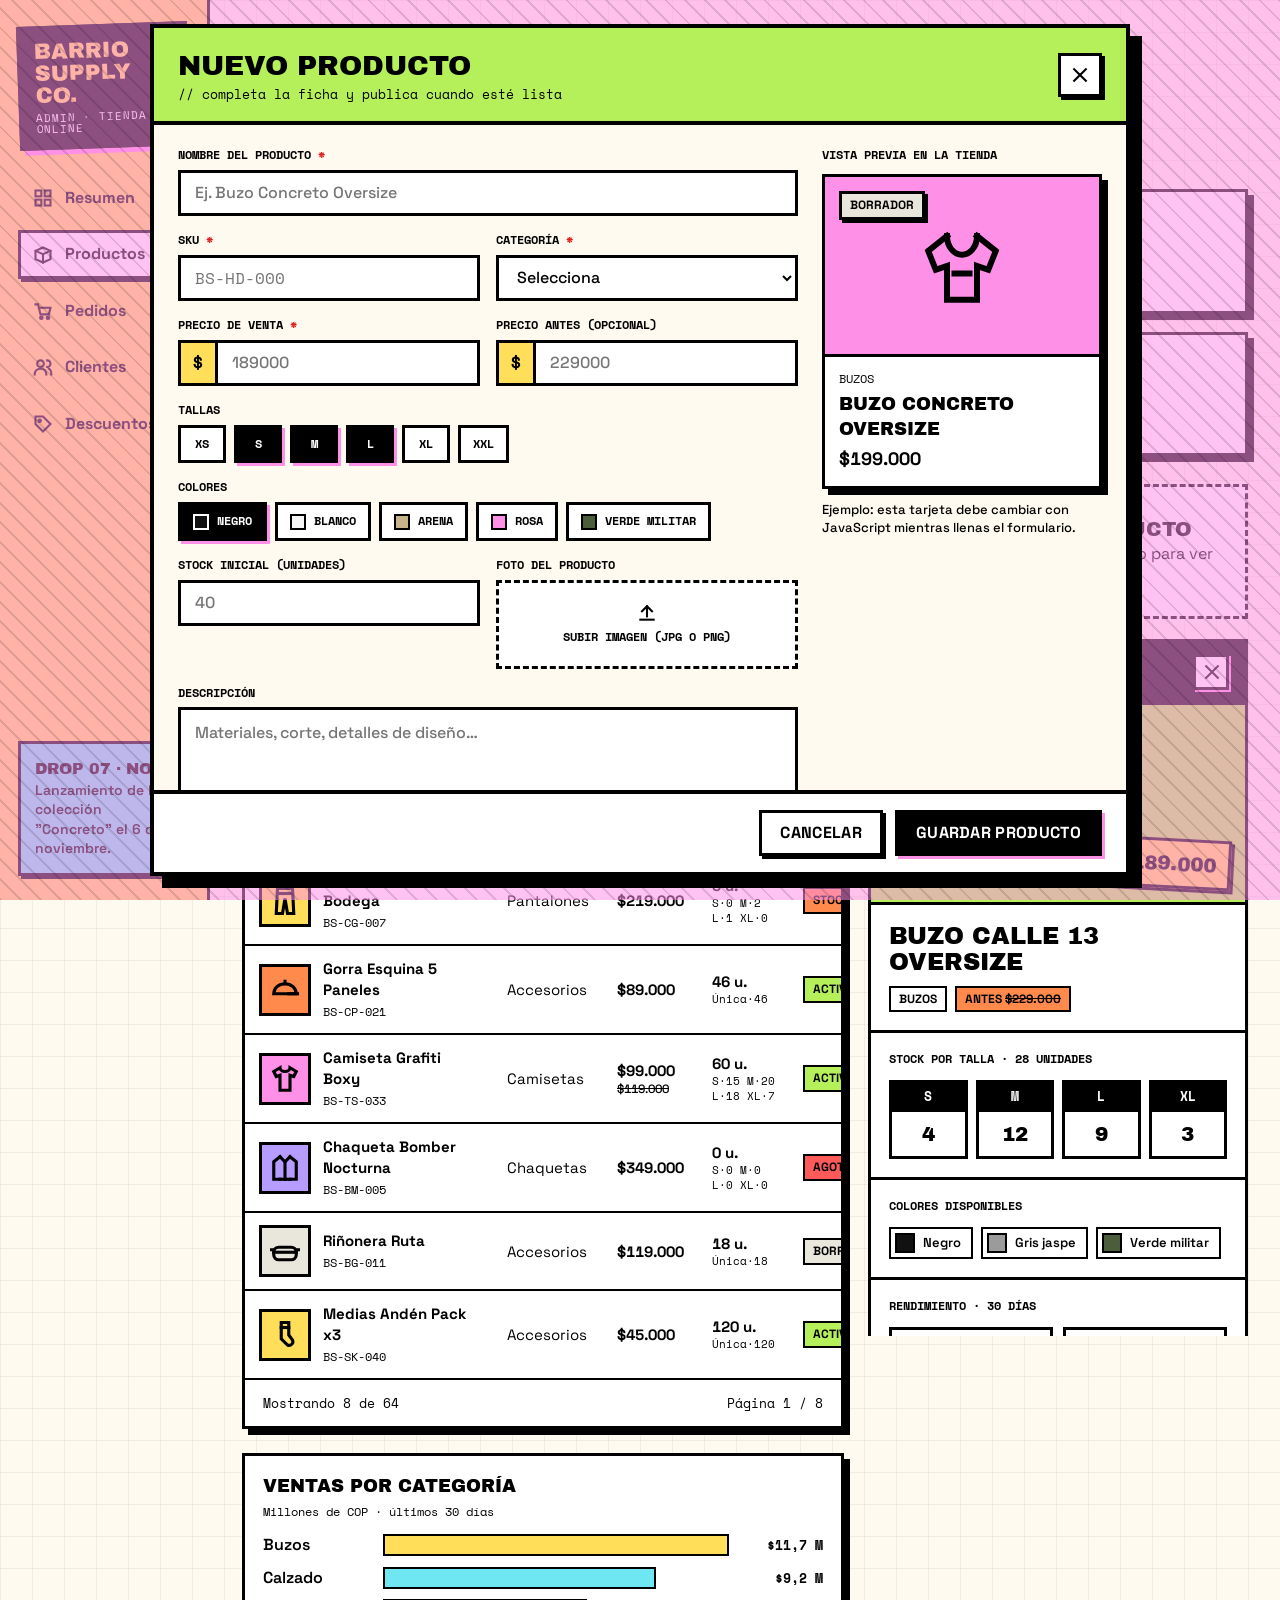
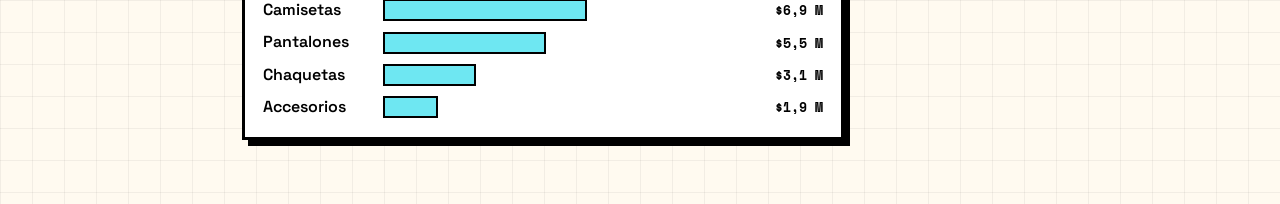
<file: Ejercicio_5/index.html>
<!DOCTYPE html>
<html lang="es">
<head>
  <meta charset="UTF-8">
  <meta name="viewport" content="width=device-width, initial-scale=1">
  <title>Barrio Supply · Productos</title>
  <link rel="preconnect" href="https://fonts.googleapis.com">
  <link rel="preconnect" href="https://fonts.gstatic.com" crossorigin>
  <link rel="stylesheet" href="https://fonts.googleapis.com/css2?family=Archivo+Black&family=Space+Grotesk:wght@400;500;600;700&family=Space+Mono:wght@400;700&display=swap">
  <link rel="stylesheet" href="styles.css">
</head>
<body>

  <!--
    EJERCICIO 5 · Admin de productos de moda urbana (estilo neo-brutalista)
    ----------------------------------------------------------------------
    Todo está construido y visible a propósito. Al abrir el archivo verás:
      · el mensaje #product-empty Y la ficha #product-detail al mismo tiempo,
      · el modal #modal-new-product cubriendo toda la pantalla.

    Tarea del estudiante (JavaScript):
      1. Al iniciar: ocultar #product-detail y #modal-new-product.
      2. Clic en una fila .product-row -> ocultar #product-empty, mostrar
         #product-detail y llenarlo con los data-* de esa fila.
      3. Botón #btn-new-product -> mostrar el modal con el formulario.
      4. Actualizar la vista previa mientras se escribe en el formulario.

    Pista: la clase .hidden (ver styles.css) oculta cualquier elemento.
  -->

  <svg class="sprite" aria-hidden="true">
    <!-- Prendas -->
    <symbol id="i-hoodie" viewBox="0 0 24 24"><path d="M8 4L3 8l2 5 3-1v9h8v-9l3 1 2-5-5-4"/><path d="M8 4c0 3 2 5 4 5s4-2 4-5"/><path d="M10 14h4"/></symbol>
    <symbol id="i-tee" viewBox="0 0 24 24"><path d="M8 3L3 6l2 4 3-1v12h8V9l3 1 2-4-5-3c0 2-2 3-4 3S8 5 8 3z"/></symbol>
    <symbol id="i-pants" viewBox="0 0 24 24"><path d="M6 2h12l1 20h-5l-2-12-2 12H5z"/><path d="M6 6h12"/></symbol>
    <symbol id="i-cap" viewBox="0 0 24 24"><path d="M3 15a9 8 0 0 1 18 0z"/><path d="M15 15h7"/><path d="M12 7V5"/></symbol>
    <symbol id="i-sneaker" viewBox="0 0 24 24"><path d="M2 18V9l5 2 3-3 3 3c2 2 5 2 7 3s2 4 2 4z"/><path d="M2 21h20"/><path d="M8 13l2-1M10 15l2-1"/></symbol>
    <symbol id="i-jacket" viewBox="0 0 24 24"><path d="M8 3L3 7v14h5M16 3l5 4v14h-5"/><path d="M8 3l4 4 4-4"/><path d="M12 7v14"/><path d="M8 21h8"/></symbol>
    <symbol id="i-bag" viewBox="0 0 24 24"><rect x="3" y="9" width="18" height="10" rx="4"/><path d="M3 13h18"/><path d="M1 11h2M21 11h2"/></symbol>
    <symbol id="i-socks" viewBox="0 0 24 24"><path d="M9 2h6v10l3 4a3 3 0 0 1-4 4l-5-5z"/><path d="M9 6h6"/></symbol>
    <!-- Interfaz -->
    <symbol id="i-grid" viewBox="0 0 24 24"><rect x="3" y="3" width="7" height="7"/><rect x="14" y="3" width="7" height="7"/><rect x="3" y="14" width="7" height="7"/><rect x="14" y="14" width="7" height="7"/></symbol>
    <symbol id="i-box" viewBox="0 0 24 24"><path d="M3 7l9-4 9 4v10l-9 4-9-4z"/><path d="M3 7l9 4 9-4"/><path d="M12 11v10"/></symbol>
    <symbol id="i-cart" viewBox="0 0 24 24"><path d="M3 4h3l3 12h10l2-8H7"/><circle cx="10" cy="20" r="1.5"/><circle cx="18" cy="20" r="1.5"/></symbol>
    <symbol id="i-users" viewBox="0 0 24 24"><circle cx="9" cy="8" r="4"/><path d="M2 21c0-4 3-7 7-7s7 3 7 7"/><path d="M17 4a4 4 0 0 1 0 8"/><path d="M19 14c2 1 3 3 3 7"/></symbol>
    <symbol id="i-tag" viewBox="0 0 24 24"><path d="M3 3h9l9 9-9 9-9-9z"/><circle cx="8" cy="8" r="1.5"/></symbol>
    <symbol id="i-plus" viewBox="0 0 24 24"><path d="M12 4v16"/><path d="M4 12h16"/></symbol>
    <symbol id="i-x" viewBox="0 0 24 24"><path d="M5 5l14 14"/><path d="M19 5L5 19"/></symbol>
    <symbol id="i-search" viewBox="0 0 24 24"><circle cx="10" cy="10" r="7"/><path d="M15 15l7 7"/></symbol>
    <symbol id="i-upload" viewBox="0 0 24 24"><path d="M12 16V4"/><path d="M6 10l6-6 6 6"/><path d="M4 20h16"/></symbol>
  </svg>

  <div class="app">

    <!-- ===================== BARRA LATERAL ===================== -->
    <aside class="sidebar">
      <div class="brand">Barrio<br>Supply Co.<small>ADMIN · TIENDA ONLINE</small></div>
      <nav class="nav" aria-label="Principal">
        <a href="#"><svg class="icon"><use href="#i-grid"/></svg>Resumen</a>
        <a href="#" class="is-active" aria-current="page"><svg class="icon"><use href="#i-box"/></svg>Productos</a>
        <a href="#"><svg class="icon"><use href="#i-cart"/></svg>Pedidos</a>
        <a href="#"><svg class="icon"><use href="#i-users"/></svg>Clientes</a>
        <a href="#"><svg class="icon"><use href="#i-tag"/></svg>Descuentos</a>
      </nav>
      <div class="sidebar-card">
        <strong>DROP 07 · NOV</strong>
        Lanzamiento de la colección "Concreto" el 6 de noviembre.
      </div>
    </aside>

    <!-- ===================== CONTENIDO ===================== -->
    <main class="main">
      <header class="topbar">
        <div>
          <h1>Inventario de <mark>productos</mark></h1>
          <p>// actualizado el 13.10.2026 · 8 de 64 referencias</p>
        </div>
        <button type="button" class="btn btn--yellow" id="btn-new-product"><svg class="icon"><use href="#i-plus"/></svg>Nuevo producto</button>
      </header>

      <section class="kpis" aria-label="Indicadores">
        <article class="kpi"><p class="kpi-label">Ventas · 30 días</p><p class="kpi-value num">$38,4 M</p><p class="kpi-note">▲ 12 % vs. mes anterior</p></article>
        <article class="kpi"><p class="kpi-label">Pedidos</p><p class="kpi-value num">214</p><p class="kpi-note">31 pendientes de despacho</p></article>
        <article class="kpi"><p class="kpi-label">Ticket promedio</p><p class="kpi-value num">$179.200</p><p class="kpi-note">1,6 productos por pedido</p></article>
        <article class="kpi"><p class="kpi-label">Alertas de stock</p><p class="kpi-value num">2</p><p class="kpi-note">1 agotado · 1 con stock bajo</p></article>
      </section>

      <div class="workspace">
        <div>
          <!-- ============ TABLA DE PRODUCTOS ============ -->
          <section class="panel" aria-labelledby="products-title">
            <div class="panel-head">
              <h2 id="products-title">Catálogo</h2>
              <div class="tabs" role="group" aria-label="Filtrar por estado">
                <button type="button" class="tab is-active" data-filter="all">Todos</button>
                <button type="button" class="tab" data-filter="Activo">Activos</button>
                <button type="button" class="tab" data-filter="Agotado">Agotados</button>
                <button type="button" class="tab" data-filter="Borrador">Borradores</button>
              </div>
            </div>
            <div class="toolbar">
              <input class="input" type="search" id="search-product" placeholder="Buscar por nombre o SKU" aria-label="Buscar producto">
              <select class="select" id="filter-category" aria-label="Filtrar por categoría">
                <option>Todas las categorías</option>
                <option>Buzos</option>
                <option>Camisetas</option>
                <option>Pantalones</option>
                <option>Chaquetas</option>
                <option>Calzado</option>
                <option>Accesorios</option>
              </select>
            </div>
            <div class="table-wrap">
              <table class="table">
                <thead><tr><th>Producto</th><th>Categoría</th><th>Precio</th><th>Stock</th><th>Estado</th></tr></thead>
                <tbody id="product-list">

                <tr class="product-row is-selected" tabindex="0"
                    data-id="1"
                    data-name="Buzo Calle 13 Oversize"
                    data-sku="BS-HD-001"
                    data-category="Buzos"
                    data-icon="hoodie"
                    data-thumb="#b5f05a"
                    data-price="189000"
                    data-compare-price="229000"
                    data-status="Activo"
                    data-stock="S:4,M:12,L:9,XL:3"
                    data-colors="Negro|Gris jaspe|Verde militar"
                    data-color-hexes="#111111|#9b9b9b|#4b5d3a"
                    data-sales-30d="62"
                    data-revenue-30d="11718000"
                    data-returns="3"
                    data-rating="4.8"
                    data-weekly="12,14,13,16,15,18"
                    data-description="Buzo de felpa perchada 380 g, capota doble y bolsillo canguro. Corte oversize con hombro caído y estampado en espalda.">
                  <td><div class="product"><span class="thumb" style="--thumb:#b5f05a"><svg class="icon"><use href="#i-hoodie"/></svg></span><div><strong>Buzo Calle 13 Oversize</strong><span>BS-HD-001</span></div></div></td>
                  <td>Buzos</td>
                  <td class="price num">$189.000<s>$229.000</s></td>
                  <td class="stock-cell num">28 u.<small>S·4  M·12  L·9  XL·3</small></td>
                  <td><span class="tag tag--active">Activo</span></td>
                </tr>

                <tr class="product-row" tabindex="0"
                    data-id="2"
                    data-name="Tenis Pavimento Low"
                    data-sku="BS-SN-014"
                    data-category="Calzado"
                    data-icon="sneaker"
                    data-thumb="#6ee7f2"
                    data-price="329000"
                    data-compare-price="0"
                    data-status="Activo"
                    data-stock="38:2,39:5,40:6,41:4,42:1"
                    data-colors="Blanco|Crema"
                    data-color-hexes="#f5f5f5|#efe3c8"
                    data-sales-30d="28"
                    data-revenue-30d="9212000"
                    data-returns="6"
                    data-rating="4.6"
                    data-weekly="5,6,7,6,8,7"
                    data-description="Tenis de caña baja en cuero sintético con suela vulcanizada y plantilla acolchada. Hecho en Bucaramanga.">
                  <td><div class="product"><span class="thumb" style="--thumb:#6ee7f2"><svg class="icon"><use href="#i-sneaker"/></svg></span><div><strong>Tenis Pavimento Low</strong><span>BS-SN-014</span></div></div></td>
                  <td>Calzado</td>
                  <td class="price num">$329.000</td>
                  <td class="stock-cell num">18 u.<small>38·2  39·5  40·6  41·4  42·1</small></td>
                  <td><span class="tag tag--active">Activo</span></td>
                </tr>

                <tr class="product-row" tabindex="0"
                    data-id="3"
                    data-name="Pantalón Cargo Bodega"
                    data-sku="BS-CG-007"
                    data-category="Pantalones"
                    data-icon="pants"
                    data-thumb="#ffde59"
                    data-price="219000"
                    data-compare-price="0"
                    data-status="Activo"
                    data-stock="S:0,M:2,L:1,XL:0"
                    data-colors="Arena|Negro"
                    data-color-hexes="#c8b48a|#111111"
                    data-sales-30d="25"
                    data-revenue-30d="5475000"
                    data-returns="4"
                    data-rating="4.5"
                    data-weekly="4,6,7,5,6,7"
                    data-description="Cargo en dril pesado con seis bolsillos, cintura ajustable y bota recogida con cordón.">
                  <td><div class="product"><span class="thumb" style="--thumb:#ffde59"><svg class="icon"><use href="#i-pants"/></svg></span><div><strong>Pantalón Cargo Bodega</strong><span>BS-CG-007</span></div></div></td>
                  <td>Pantalones</td>
                  <td class="price num">$219.000</td>
                  <td class="stock-cell num">3 u.<small>S·0  M·2  L·1  XL·0</small></td>
                  <td><span class="tag tag--low">Stock bajo</span></td>
                </tr>

                <tr class="product-row" tabindex="0"
                    data-id="4"
                    data-name="Gorra Esquina 5 Paneles"
                    data-sku="BS-CP-021"
                    data-category="Accesorios"
                    data-icon="cap"
                    data-thumb="#ff8a4c"
                    data-price="89000"
                    data-compare-price="0"
                    data-status="Activo"
                    data-stock="Única:46"
                    data-colors="Negro|Rojo"
                    data-color-hexes="#111111|#d7263d"
                    data-sales-30d="12"
                    data-revenue-30d="1068000"
                    data-returns="1"
                    data-rating="4.7"
                    data-weekly="2,3,4,3,2,3"
                    data-description="Gorra de cinco paneles en nailon, visera plana y cierre de hebilla metálica.">
                  <td><div class="product"><span class="thumb" style="--thumb:#ff8a4c"><svg class="icon"><use href="#i-cap"/></svg></span><div><strong>Gorra Esquina 5 Paneles</strong><span>BS-CP-021</span></div></div></td>
                  <td>Accesorios</td>
                  <td class="price num">$89.000</td>
                  <td class="stock-cell num">46 u.<small>Única·46</small></td>
                  <td><span class="tag tag--active">Activo</span></td>
                </tr>

                <tr class="product-row" tabindex="0"
                    data-id="5"
                    data-name="Camiseta Grafiti Boxy"
                    data-sku="BS-TS-033"
                    data-category="Camisetas"
                    data-icon="tee"
                    data-thumb="#ff90e8"
                    data-price="99000"
                    data-compare-price="119000"
                    data-status="Activo"
                    data-stock="S:15,M:20,L:18,XL:7"
                    data-colors="Blanco|Negro|Rosa"
                    data-color-hexes="#f5f5f5|#111111|#ff90e8"
                    data-sales-30d="70"
                    data-revenue-30d="6930000"
                    data-returns="2"
                    data-rating="4.9"
                    data-weekly="14,16,18,15,19,18"
                    data-description="Camiseta de algodón peinado 220 g, corte boxy y estampado de grafiti en serigrafía a cuatro tintas.">
                  <td><div class="product"><span class="thumb" style="--thumb:#ff90e8"><svg class="icon"><use href="#i-tee"/></svg></span><div><strong>Camiseta Grafiti Boxy</strong><span>BS-TS-033</span></div></div></td>
                  <td>Camisetas</td>
                  <td class="price num">$99.000<s>$119.000</s></td>
                  <td class="stock-cell num">60 u.<small>S·15  M·20  L·18  XL·7</small></td>
                  <td><span class="tag tag--active">Activo</span></td>
                </tr>

                <tr class="product-row" tabindex="0"
                    data-id="6"
                    data-name="Chaqueta Bomber Nocturna"
                    data-sku="BS-BM-005"
                    data-category="Chaquetas"
                    data-icon="jacket"
                    data-thumb="#b79cff"
                    data-price="349000"
                    data-compare-price="0"
                    data-status="Agotado"
                    data-stock="S:0,M:0,L:0,XL:0"
                    data-colors="Negro|Azul noche"
                    data-color-hexes="#111111|#1f2a44"
                    data-sales-30d="9"
                    data-revenue-30d="3141000"
                    data-returns="0"
                    data-rating="4.8"
                    data-weekly="3,4,3,3,3,0"
                    data-description="Bomber acolchada con forro naranja, puños en rib y bolsillo utilitario en la manga.">
                  <td><div class="product"><span class="thumb" style="--thumb:#b79cff"><svg class="icon"><use href="#i-jacket"/></svg></span><div><strong>Chaqueta Bomber Nocturna</strong><span>BS-BM-005</span></div></div></td>
                  <td>Chaquetas</td>
                  <td class="price num">$349.000</td>
                  <td class="stock-cell num">0 u.<small>S·0  M·0  L·0  XL·0</small></td>
                  <td><span class="tag tag--soldout">Agotado</span></td>
                </tr>

                <tr class="product-row" tabindex="0"
                    data-id="7"
                    data-name="Riñonera Ruta"
                    data-sku="BS-BG-011"
                    data-category="Accesorios"
                    data-icon="bag"
                    data-thumb="#e9e6dc"
                    data-price="119000"
                    data-compare-price="0"
                    data-status="Borrador"
                    data-stock="Única:18"
                    data-colors="Negro|Naranja"
                    data-color-hexes="#111111|#ff8a4c"
                    data-sales-30d="0"
                    data-revenue-30d="0"
                    data-returns="0"
                    data-rating="0"
                    data-weekly="0,0,0,0,0,0"
                    data-description="Riñonera impermeable con dos compartimentos y correa ajustable. Lanzamiento previsto para noviembre.">
                  <td><div class="product"><span class="thumb" style="--thumb:#e9e6dc"><svg class="icon"><use href="#i-bag"/></svg></span><div><strong>Riñonera Ruta</strong><span>BS-BG-011</span></div></div></td>
                  <td>Accesorios</td>
                  <td class="price num">$119.000</td>
                  <td class="stock-cell num">18 u.<small>Única·18</small></td>
                  <td><span class="tag tag--draft">Borrador</span></td>
                </tr>

                <tr class="product-row" tabindex="0"
                    data-id="8"
                    data-name="Medias Andén Pack x3"
                    data-sku="BS-SK-040"
                    data-category="Accesorios"
                    data-icon="socks"
                    data-thumb="#ffde59"
                    data-price="45000"
                    data-compare-price="0"
                    data-status="Activo"
                    data-stock="Única:120"
                    data-colors="Blanco|Multicolor"
                    data-color-hexes="#f5f5f5|#6ee7f2"
                    data-sales-30d="18"
                    data-revenue-30d="810000"
                    data-returns="0"
                    data-rating="4.4"
                    data-weekly="4,5,4,5,4,5"
                    data-description="Paquete de tres pares de medias deportivas en algodón con logo tejido.">
                  <td><div class="product"><span class="thumb" style="--thumb:#ffde59"><svg class="icon"><use href="#i-socks"/></svg></span><div><strong>Medias Andén Pack x3</strong><span>BS-SK-040</span></div></div></td>
                  <td>Accesorios</td>
                  <td class="price num">$45.000</td>
                  <td class="stock-cell num">120 u.<small>Única·120</small></td>
                  <td><span class="tag tag--active">Activo</span></td>
                </tr>
                </tbody>
              </table>
            </div>
            <div class="table-foot"><span>Mostrando 8 de 64</span><span>Página 1 / 8</span></div>
          </section>

          <section class="panel category-chart" aria-labelledby="cat-title">
            <h2 id="cat-title">Ventas por categoría</h2>
            <p>Millones de COP · últimos 30 días</p>
            <ul class="hbars">
              <li class="hbar"><span>Buzos</span><span class="hbar-track"><span class="hbar-fill hbar-fill--top" style="--v:100"></span></span><span class="hbar-value num">$11,7 M</span></li>
              <li class="hbar"><span>Calzado</span><span class="hbar-track"><span class="hbar-fill" style="--v:79"></span></span><span class="hbar-value num">$9,2 M</span></li>
              <li class="hbar"><span>Camisetas</span><span class="hbar-track"><span class="hbar-fill" style="--v:59"></span></span><span class="hbar-value num">$6,9 M</span></li>
              <li class="hbar"><span>Pantalones</span><span class="hbar-track"><span class="hbar-fill" style="--v:47"></span></span><span class="hbar-value num">$5,5 M</span></li>
              <li class="hbar"><span>Chaquetas</span><span class="hbar-track"><span class="hbar-fill" style="--v:27"></span></span><span class="hbar-value num">$3,1 M</span></li>
              <li class="hbar"><span>Accesorios</span><span class="hbar-track"><span class="hbar-fill" style="--v:16"></span></span><span class="hbar-value num">$1,9 M</span></li>
            </ul>
          </section>
        </div>

        <!-- ============ INSPECTOR DE PRODUCTO ============ -->
        <aside class="inspector" aria-live="polite">
          <div class="empty-state" id="product-empty">
            <strong>← Elige un producto</strong>
            <p>Haz clic en una fila del catálogo para ver su ficha completa.</p>
          </div>

          <article class="panel" id="product-detail">
            <div class="inspector-head">
              <span>Ficha de producto · <span id="detail-sku">BS-HD-001</span></span>
              <button type="button" class="icon-button" id="btn-close-detail" aria-label="Cerrar ficha"><svg class="icon"><use href="#i-x"/></svg></button>
            </div>
            <div class="hero-thumb" id="detail-thumb" style="--thumb:#b5f05a">
              <span class="tag tag--active" id="detail-status">Activo</span>
              <svg class="icon" id="detail-icon"><use href="#i-hoodie"/></svg>
              <span class="sticker-price num" id="detail-price">$189.000</span>
            </div>

            <div class="section">
              <h2 class="product-title" id="detail-name">Buzo Calle 13 Oversize</h2>
              <div class="meta-line">
                <span class="tag" id="detail-category">Buzos</span>
                <span class="tag tag--low">Antes <s id="detail-compare">$229.000</s></span>
              </div>
            </div>

            <div class="section">
              <h3>Stock por talla · <span id="detail-stock-total">28</span> unidades</h3>
              <div class="size-stock" id="size-stock"><div class="size"><b>S</b><span class="num">4</span></div><div class="size"><b>M</b><span class="num">12</span></div><div class="size"><b>L</b><span class="num">9</span></div><div class="size"><b>XL</b><span class="num">3</span></div></div>
            </div>

            <div class="section">
              <h3>Colores disponibles</h3>
              <div class="colors" id="detail-colors"><span class="color-chip"><i style="--c:#111111"></i>Negro</span><span class="color-chip"><i style="--c:#9b9b9b"></i>Gris jaspe</span><span class="color-chip"><i style="--c:#4b5d3a"></i>Verde militar</span></div>
            </div>

            <div class="section">
              <h3>Rendimiento · 30 días</h3>
              <div class="metrics">
                <div class="metric"><span>Unidades vendidas</span><strong class="num" id="detail-sales">62</strong></div>
                <div class="metric"><span>Ingresos</span><strong class="num" id="detail-revenue">$11.718.000</strong></div>
                <div class="metric"><span>Devoluciones</span><strong class="num" id="detail-returns">3 %</strong></div>
                <div class="metric"><span>Calificación</span><strong class="num" id="detail-rating">4,8 / 5</strong></div>
              </div>
            </div>

            <div class="section">
              <h3>Unidades vendidas por semana</h3>
              <div class="col-chart" role="img" aria-label="Unidades por semana: 12, 14, 13, 16, 15, 18">
                <div class="y-axis"><span>20</span><span>10</span><span>0</span></div>
                <div class="plot">
                  <div class="bar" id="week-bar-1" style="--v:60"></div>
                  <div class="bar" id="week-bar-2" style="--v:70"></div>
                  <div class="bar" id="week-bar-3" style="--v:65"></div>
                  <div class="bar" id="week-bar-4" style="--v:80"></div>
                  <div class="bar" id="week-bar-5" style="--v:75"></div>
                  <div class="bar bar--current" id="week-bar-6" style="--v:90"><span class="bar-value" id="week-value-6">18</span></div>
                </div>
                <div class="x-axis"><span>S1</span><span>S2</span><span>S3</span><span>S4</span><span>S5</span><span>S6</span></div>
              </div>
            </div>

            <div class="section">
              <h3>Descripción</h3>
              <p class="description" id="detail-description">Buzo de felpa perchada 380 g, capota doble y bolsillo canguro. Corte oversize con hombro caído y estampado en espalda.</p>
            </div>

            <div class="section inspector-actions">
              <button type="button" class="btn btn--lime" id="btn-edit-product">Editar</button>
              <button type="button" class="btn" id="btn-duplicate-product">Duplicar</button>
              <button type="button" class="btn btn--pink" id="btn-archive-product">Archivar</button>
            </div>
          </article>
        </aside>
      </div>
    </main>
  </div>


  <!-- ======================================================================
       MODAL · NUEVO PRODUCTO
       ====================================================================== -->
  <div class="modal-overlay" id="modal-new-product">
    <section class="modal" role="dialog" aria-modal="true" aria-labelledby="modal-product-title">
      <header class="modal-head">
        <div>
          <h2 id="modal-product-title">Nuevo producto</h2>
          <p>// completa la ficha y publica cuando esté lista</p>
        </div>
        <button type="button" class="icon-button" id="btn-close-modal" aria-label="Cerrar formulario"><svg class="icon"><use href="#i-x"/></svg></button>
      </header>

      <form id="new-product-form" style="display:contents">
        <div class="modal-body">
          <div class="form-grid">
            <div class="field field--full">
              <label for="prod-name">Nombre del producto <span class="req">*</span></label>
              <input class="input" type="text" id="prod-name" name="name" placeholder="Ej. Buzo Concreto Oversize" required>
            </div>
            <div class="field">
              <label for="prod-sku">SKU <span class="req">*</span></label>
              <input class="input mono" type="text" id="prod-sku" name="sku" placeholder="BS-HD-000" required>
            </div>
            <div class="field">
              <label for="prod-category">Categoría <span class="req">*</span></label>
              <select class="select" id="prod-category" name="category" required>
                <option value="">Selecciona</option>
                <option>Buzos</option>
                <option>Camisetas</option>
                <option>Pantalones</option>
                <option>Chaquetas</option>
                <option>Calzado</option>
                <option>Accesorios</option>
              </select>
            </div>
            <div class="field">
              <label for="prod-price">Precio de venta <span class="req">*</span></label>
              <div class="input-prefix"><span>$</span><input class="input" type="number" id="prod-price" name="price" min="0" step="1000" placeholder="189000" required></div>
            </div>
            <div class="field">
              <label for="prod-compare">Precio antes (opcional)</label>
              <div class="input-prefix"><span>$</span><input class="input" type="number" id="prod-compare" name="comparePrice" min="0" step="1000" placeholder="229000"></div>
            </div>
            <div class="field field--full">
              <span class="label" id="sizes-label">Tallas</span>
              <div class="toggle-group" role="group" aria-labelledby="sizes-label">
                <label class="toggle"><input type="checkbox" name="sizes" value="XS"><span>XS</span></label>
                <label class="toggle"><input type="checkbox" name="sizes" value="S" checked><span>S</span></label>
                <label class="toggle"><input type="checkbox" name="sizes" value="M" checked><span>M</span></label>
                <label class="toggle"><input type="checkbox" name="sizes" value="L" checked><span>L</span></label>
                <label class="toggle"><input type="checkbox" name="sizes" value="XL"><span>XL</span></label>
                <label class="toggle"><input type="checkbox" name="sizes" value="XXL"><span>XXL</span></label>
              </div>
            </div>
            <div class="field field--full">
              <span class="label" id="colors-label">Colores</span>
              <div class="toggle-group" role="group" aria-labelledby="colors-label">
                <label class="toggle"><input type="checkbox" name="colors" value="Negro" data-hex="#111111" checked><span><i style="--c:#111111"></i>Negro</span></label>
                <label class="toggle"><input type="checkbox" name="colors" value="Blanco" data-hex="#f5f5f5"><span><i style="--c:#f5f5f5"></i>Blanco</span></label>
                <label class="toggle"><input type="checkbox" name="colors" value="Arena" data-hex="#c8b48a"><span><i style="--c:#c8b48a"></i>Arena</span></label>
                <label class="toggle"><input type="checkbox" name="colors" value="Rosa" data-hex="#ff90e8"><span><i style="--c:#ff90e8"></i>Rosa</span></label>
                <label class="toggle"><input type="checkbox" name="colors" value="Verde militar" data-hex="#4b5d3a"><span><i style="--c:#4b5d3a"></i>Verde militar</span></label>
              </div>
            </div>
            <div class="field">
              <label for="prod-stock">Stock inicial (unidades)</label>
              <input class="input" type="number" id="prod-stock" name="stock" min="0" placeholder="40">
            </div>
            <div class="field">
              <label for="prod-image">Foto del producto</label>
              <label class="file-drop" for="prod-image"><svg class="icon"><use href="#i-upload"/></svg>Subir imagen (JPG o PNG)</label>
              <input type="file" id="prod-image" name="image" accept="image/*" style="position:absolute;opacity:0;width:1px;height:1px">
            </div>
            <div class="field field--full">
              <label for="prod-description">Descripción</label>
              <textarea class="textarea" id="prod-description" name="description" placeholder="Materiales, corte, detalles de diseño…"></textarea>
            </div>
            <div class="field">
              <span class="label" id="status-label">Estado</span>
              <div class="toggle-group" role="radiogroup" aria-labelledby="status-label">
                <label class="toggle"><input type="radio" name="status" value="Borrador" checked><span>Borrador</span></label>
                <label class="toggle"><input type="radio" name="status" value="Activo"><span>Publicar</span></label>
              </div>
            </div>
            <div class="field">
              <span class="label">Portada</span>
              <label class="switch"><input type="checkbox" id="prod-featured" name="featured">Destacar en la home</label>
            </div>
          </div>

          <aside class="preview" aria-labelledby="preview-title">
            <h3 id="preview-title">Vista previa en la tienda</h3>
            <div class="preview-card">
              <div class="hero-thumb" id="preview-thumb" style="--thumb:var(--pink)">
                <span class="tag tag--draft" id="preview-status">Borrador</span>
                <svg class="icon"><use href="#i-hoodie"/></svg>
              </div>
              <div class="preview-body">
                <p id="preview-category">Buzos</p>
                <strong id="preview-name">Buzo Concreto Oversize</strong>
                <span class="price num" id="preview-price">$199.000</span>
              </div>
            </div>
            <p class="preview-note">Ejemplo: esta tarjeta debe cambiar con JavaScript mientras llenas el formulario.</p>
          </aside>
        </div>

        <footer class="modal-foot">
          <button type="button" class="btn" id="btn-cancel-product">Cancelar</button>
          <button type="submit" class="btn btn--black" id="btn-save-product">Guardar producto</button>
        </footer>
      </form>
    </section>
  </div>

  <script src="script.js"></script>
</body>
</html>
</file>
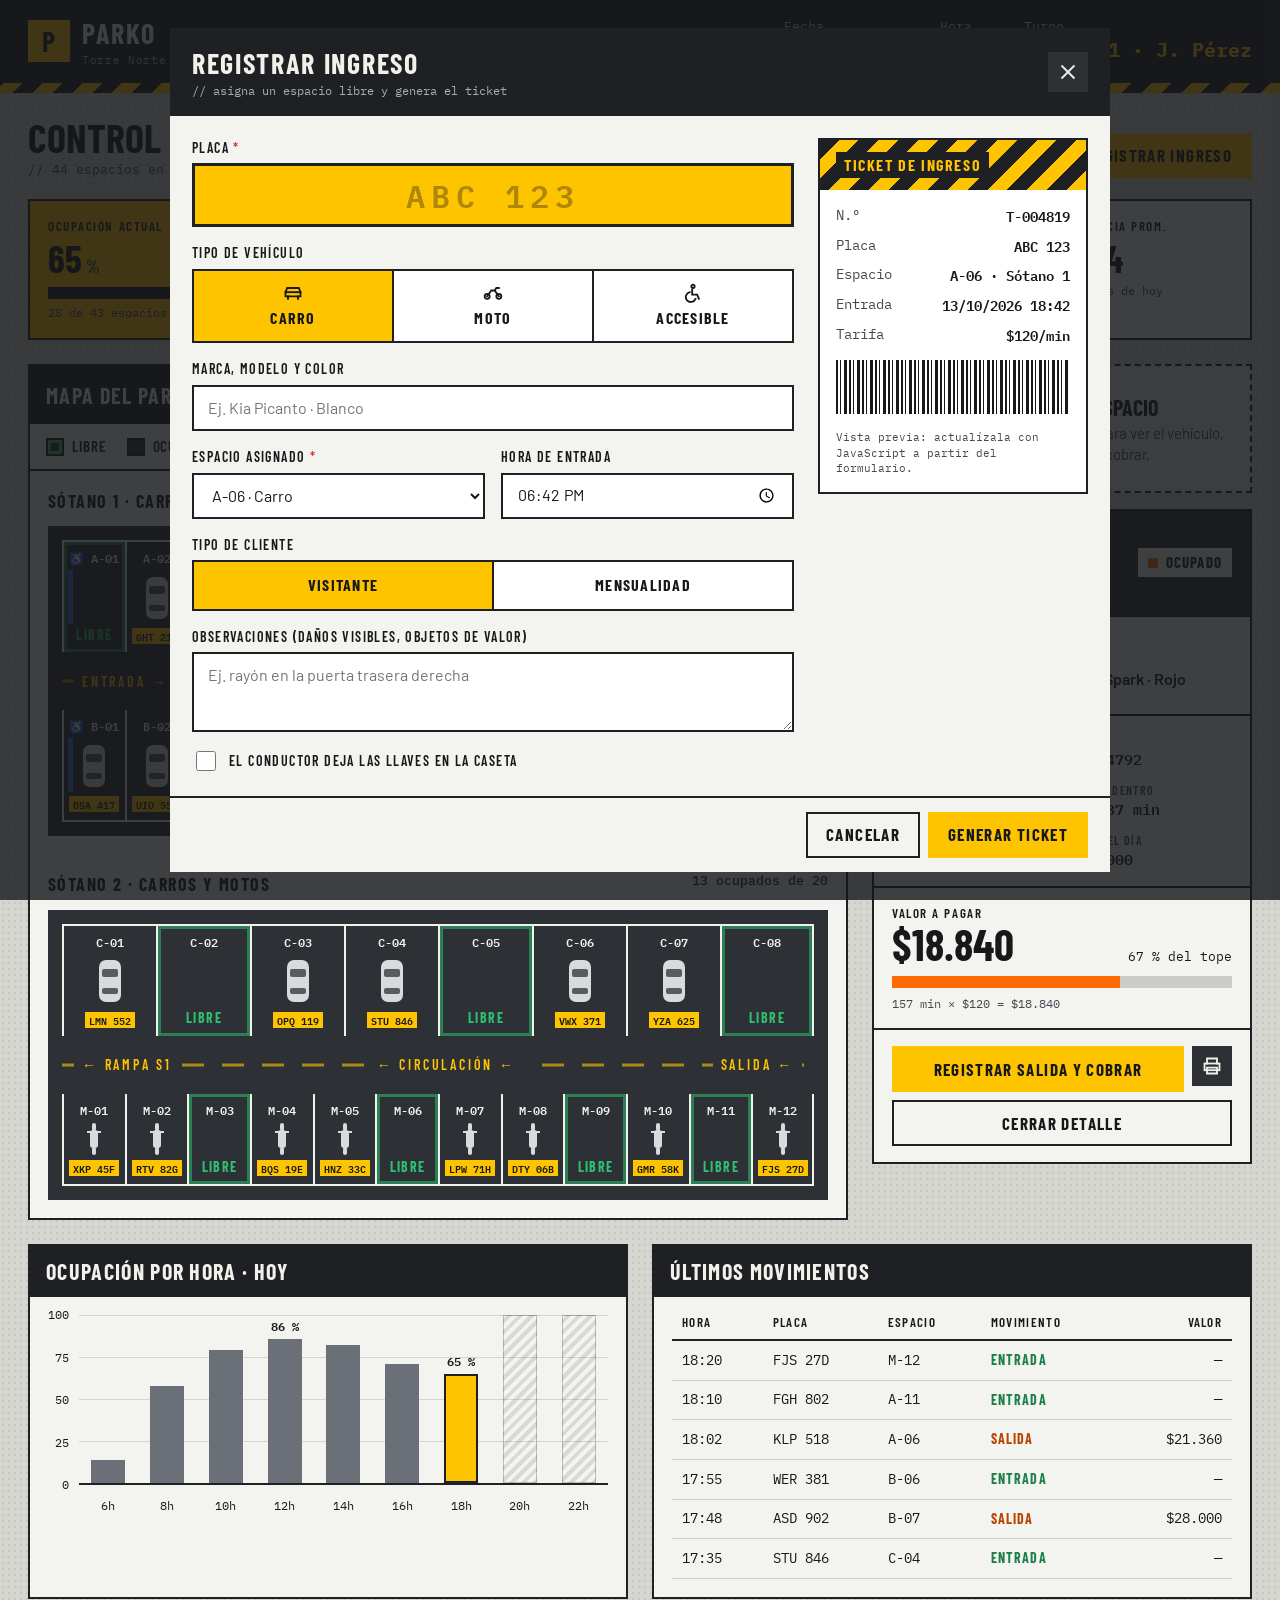
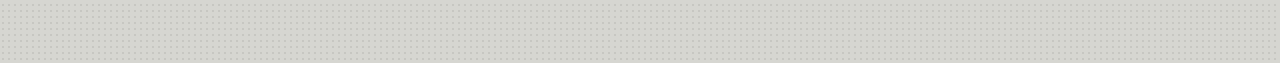
<file: Ejercicio_6/index.html>
<!DOCTYPE html>
<html lang="es">
<head>
  <meta charset="UTF-8">
  <meta name="viewport" content="width=device-width, initial-scale=1">
  <title>PARKO · Parqueadero</title>
  <link rel="preconnect" href="https://fonts.googleapis.com">
  <link rel="preconnect" href="https://fonts.gstatic.com" crossorigin>
  <link rel="stylesheet" href="https://fonts.googleapis.com/css2?family=Barlow+Condensed:wght@500;600;700&family=Barlow:wght@400;500;600&family=IBM+Plex+Mono:wght@400;500;600&display=swap">
  <link rel="stylesheet" href="styles.css">
</head>
<body>

  <!--
    EJERCICIO 6 · Administración de parqueadero (estilo plano industrial)
    ----------------------------------------------------------------------
    Todo está construido y visible a propósito. Al abrir el archivo verás:
      · los DOS niveles del mapa (#level-1 y #level-2) uno debajo del otro,
      · el mensaje #space-empty Y el detalle #space-detail al mismo tiempo,
      · el modal #modal-new-entry cubriendo toda la pantalla.

    Tarea del estudiante (JavaScript):
      1. Al iniciar: ocultar #level-2, #space-detail y #modal-new-entry.
      2. Pestañas .level-tab -> mostrar solo el nivel elegido.
      3. Clic en un espacio .space -> mostrar el detalle con sus data-*.
      4. Botón #btn-new-entry -> mostrar el formulario de ingreso.

    Pista: la clase .hidden (ver styles.css) oculta cualquier elemento.
  -->

  <svg class="sprite" aria-hidden="true">
    <symbol id="car-top" viewBox="0 0 26 46"><rect x="2" y="2" width="22" height="42" rx="7" fill="currentColor"/><rect x="5" y="11" width="16" height="8" rx="2" fill="#2d3035" opacity=".75"/><rect x="5" y="30" width="16" height="6" rx="2" fill="#2d3035" opacity=".75"/></symbol>
    <symbol id="moto-top" viewBox="0 0 14 34"><rect x="5" y="1" width="4" height="8" rx="2" fill="currentColor"/><rect x="3" y="8" width="8" height="18" rx="3" fill="currentColor"/><rect x="5" y="25" width="4" height="8" rx="2" fill="currentColor"/><rect x="0" y="9" width="14" height="2" fill="currentColor"/></symbol>
    <symbol id="i-in" viewBox="0 0 24 24"><path d="M3 12h13"/><path d="M11 6l6 6-6 6"/><path d="M20 3v18"/></symbol>
    <symbol id="i-x" viewBox="0 0 24 24"><path d="M5 5l14 14"/><path d="M19 5L5 19"/></symbol>
    <symbol id="i-print" viewBox="0 0 24 24"><path d="M6 9V3h12v6"/><rect x="3" y="9" width="18" height="8"/><path d="M6 14h12v7H6z"/></symbol>
    <symbol id="i-car" viewBox="0 0 24 24"><path d="M3 16v-5l2-5h14l2 5v5z"/><path d="M3 11h18"/><path d="M6 16v3M18 16v3"/></symbol>
    <symbol id="i-moto" viewBox="0 0 24 24"><circle cx="5" cy="16" r="3"/><circle cx="19" cy="16" r="3"/><path d="M5 16l5-7h4l5 7"/><path d="M14 9l2-3h3"/></symbol>
    <symbol id="i-wheel" viewBox="0 0 24 24"><circle cx="12" cy="4" r="2"/><path d="M11 8v6h6l2 5"/><path d="M8 11a6 6 0 1 0 7 8"/></symbol>
  </svg>

  <!-- ===================== ENCABEZADO ===================== -->
  <header class="header">
    <div class="header-inner">
      <div class="brand"><span class="brand-mark">P</span><div>PARKO<small>Torre Norte · Bogotá</small></div></div>
      <div class="shift">
        <div>Fecha<strong id="clock-date">13 OCT 2026</strong></div>
        <div>Hora<strong id="clock-time">18:42</strong></div>
        <div>Turno<strong>Caseta 1 · J. Pérez</strong></div>
      </div>
    </div>
    <div class="hazard-strip"></div>
  </header>

  <main class="page">
    <div class="page-head">
      <div>
        <h1>Control de espacios</h1>
        <p>// 44 espacios en 2 sótanos · tarifa carro $120/min (tope $28.000) · moto $60/min (tope $12.000)</p>
      </div>
      <button type="button" class="btn" id="btn-new-entry"><svg class="icon"><use href="#i-in"/></svg>Registrar ingreso</button>
    </div>

    <!-- ===================== INDICADORES ===================== -->
    <section class="kpis" aria-label="Indicadores">
      <article class="kpi kpi--main">
        <p class="label-caps">Ocupación actual</p>
        <p class="kpi-value">65<small> %</small></p>
        <div class="meter"><span style="--v:65"></span></div>
        <p class="kpi-note">28 de 43 espacios habilitados</p>
      </article>
      <article class="kpi"><p class="label-caps">Espacios libres</p><p class="kpi-value">13</p><p class="kpi-note">S1: 6 · S2: 7</p></article>
      <article class="kpi"><p class="label-caps">Vehículos dentro</p><p class="kpi-value">28</p><p class="kpi-note">8 motos · 20 carros</p></article>
      <article class="kpi"><p class="label-caps">Recaudo de hoy</p><p class="kpi-value">$1,28 M</p><p class="kpi-note">143 salidas cobradas</p></article>
      <article class="kpi"><p class="label-caps">Permanencia prom.</p><p class="kpi-value">2 h 14</p><p class="kpi-note">Visitantes de hoy</p></article>
    </section>

    <div class="workspace">

      <!-- ===================== MAPA ===================== -->
      <section class="panel" aria-labelledby="map-title">
        <div class="panel-head">
          <h2 id="map-title">Mapa del parqueadero</h2>
          <div class="level-tabs" role="tablist" aria-label="Niveles">
            <button type="button" class="level-tab is-active" role="tab" data-level="level-1" aria-selected="true">Sótano 1</button>
            <button type="button" class="level-tab" role="tab" data-level="level-2" aria-selected="false">Sótano 2</button>
          </div>
        </div>
        <div class="map-legend">
          <span><i class="lg-free"></i>Libre</span>
          <span><i class="lg-occupied"></i>Ocupado</span>
          <span><i class="lg-reserved"></i>Reservado (mensualidad)</span>
          <span><i class="lg-accessible"></i>Accesible</span>
          <span><i class="lg-out"></i>Fuera de servicio</span>
        </div>

        <div class="level" id="level-1" role="tabpanel" aria-label="Sótano 1">
          <p class="level-title">Sótano 1 · Carros <span>15 ocupados de 24</span></p>
          <div class="lot">
            <div class="row row--top" style="--cols:12">
                <button type="button" class="space space--free space--accessible"
                  data-space="A-01" data-level="Sótano 1" data-type="Accesible" data-status="Libre"
                  data-plate="" data-vehicle="" data-client="" data-holder=""
                  data-entry="" data-ticket="" data-rate-minute="120" data-day-cap="28000"
                  data-note="" aria-label="Espacio A-01, libre"><span class="space-code">A-01</span><span class="space-tag">LIBRE</span></button>
                <button type="button" class="space space--occupied"
                  data-space="A-02" data-level="Sótano 1" data-type="Carro" data-status="Ocupado"
                  data-plate="GHT 215" data-vehicle="Kia Picanto · Blanco" data-client="Visitante" data-holder=""
                  data-entry="2026-10-13T07:48" data-ticket="T-004791" data-rate-minute="120" data-day-cap="28000"
                  data-note="" aria-label="Espacio A-02, ocupado"><span class="space-code">A-02</span><svg class="space-car" viewBox="0 0 26 46" aria-hidden="true"><use href="#car-top"/></svg><span class="space-plate">GHT 215</span></button>
                <button type="button" class="space space--occupied is-selected"
                  data-space="A-03" data-level="Sótano 1" data-type="Carro" data-status="Ocupado"
                  data-plate="JKL 482" data-vehicle="Chevrolet Spark · Rojo" data-client="Visitante" data-holder=""
                  data-entry="2026-10-13T16:05" data-ticket="T-004792" data-rate-minute="120" data-day-cap="28000"
                  data-note="" aria-label="Espacio A-03, ocupado"><span class="space-code">A-03</span><svg class="space-car" viewBox="0 0 26 46" aria-hidden="true"><use href="#car-top"/></svg><span class="space-plate">JKL 482</span></button>
                <button type="button" class="space space--reserved"
                  data-space="A-04" data-level="Sótano 1" data-type="Carro" data-status="Reservado"
                  data-plate="MNP 908" data-vehicle="Mazda CX-30 · Gris" data-client="Mensualidad" data-holder="Andrea Salcedo"
                  data-entry="" data-ticket="" data-rate-minute="120" data-day-cap="28000"
                  data-note="" aria-label="Espacio A-04, reservado"><span class="space-code">A-04</span><span class="space-tag">MENSUAL</span><span class="space-plate">MNP 908</span></button>
                <button type="button" class="space space--occupied"
                  data-space="A-05" data-level="Sótano 1" data-type="Carro" data-status="Ocupado"
                  data-plate="QWE 731" data-vehicle="Toyota Corolla · Negro" data-client="Mensualidad" data-holder="Hernán Quintero"
                  data-entry="2026-10-13T07:15" data-ticket="T-004793" data-rate-minute="120" data-day-cap="28000"
                  data-note="" aria-label="Espacio A-05, ocupado"><span class="space-code">A-05</span><svg class="space-car" viewBox="0 0 26 46" aria-hidden="true"><use href="#car-top"/></svg><span class="space-plate">QWE 731</span></button>
                <button type="button" class="space space--free"
                  data-space="A-06" data-level="Sótano 1" data-type="Carro" data-status="Libre"
                  data-plate="" data-vehicle="" data-client="" data-holder=""
                  data-entry="" data-ticket="" data-rate-minute="120" data-day-cap="28000"
                  data-note="" aria-label="Espacio A-06, libre"><span class="space-code">A-06</span><span class="space-tag">LIBRE</span></button>
                <button type="button" class="space space--occupied"
                  data-space="A-07" data-level="Sótano 1" data-type="Carro" data-status="Ocupado"
                  data-plate="ZXC 664" data-vehicle="Renault Sandero · Azul" data-client="Visitante" data-holder=""
                  data-entry="2026-10-13T17:20" data-ticket="T-004794" data-rate-minute="120" data-day-cap="28000"
                  data-note="" aria-label="Espacio A-07, ocupado"><span class="space-code">A-07</span><svg class="space-car" viewBox="0 0 26 46" aria-hidden="true"><use href="#car-top"/></svg><span class="space-plate">ZXC 664</span></button>
                <button type="button" class="space space--occupied"
                  data-space="A-08" data-level="Sótano 1" data-type="Carro" data-status="Ocupado"
                  data-plate="RTY 129" data-vehicle="Nissan Versa · Plata" data-client="Visitante" data-holder=""
                  data-entry="2026-10-13T12:40" data-ticket="T-004795" data-rate-minute="120" data-day-cap="28000"
                  data-note="" aria-label="Espacio A-08, ocupado"><span class="space-code">A-08</span><svg class="space-car" viewBox="0 0 26 46" aria-hidden="true"><use href="#car-top"/></svg><span class="space-plate">RTY 129</span></button>
                <button type="button" class="space space--out"
                  data-space="A-09" data-level="Sótano 1" data-type="Carro" data-status="Fuera de servicio"
                  data-plate="" data-vehicle="" data-client="" data-holder=""
                  data-entry="" data-ticket="" data-rate-minute="120" data-day-cap="28000"
                  data-note="Filtración en el techo; revisión el 15 oct" aria-label="Espacio A-09, fuera de servicio"><span class="space-code">A-09</span><span class="space-tag">FUERA DE<br>SERVICIO</span></button>
                <button type="button" class="space space--occupied"
                  data-space="A-10" data-level="Sótano 1" data-type="Carro" data-status="Ocupado"
                  data-plate="BNM 350" data-vehicle="Hyundai Tucson · Blanco" data-client="Mensualidad" data-holder="Lucía Ortega"
                  data-entry="2026-10-13T06:55" data-ticket="T-004796" data-rate-minute="120" data-day-cap="28000"
                  data-note="" aria-label="Espacio A-10, ocupado"><span class="space-code">A-10</span><svg class="space-car" viewBox="0 0 26 46" aria-hidden="true"><use href="#car-top"/></svg><span class="space-plate">BNM 350</span></button>
                <button type="button" class="space space--occupied"
                  data-space="A-11" data-level="Sótano 1" data-type="Carro" data-status="Ocupado"
                  data-plate="FGH 802" data-vehicle="Suzuki Swift · Rojo" data-client="Visitante" data-holder=""
                  data-entry="2026-10-13T18:10" data-ticket="T-004797" data-rate-minute="120" data-day-cap="28000"
                  data-note="" aria-label="Espacio A-11, ocupado"><span class="space-code">A-11</span><svg class="space-car" viewBox="0 0 26 46" aria-hidden="true"><use href="#car-top"/></svg><span class="space-plate">FGH 802</span></button>
                <button type="button" class="space space--free"
                  data-space="A-12" data-level="Sótano 1" data-type="Carro" data-status="Libre"
                  data-plate="" data-vehicle="" data-client="" data-holder=""
                  data-entry="" data-ticket="" data-rate-minute="120" data-day-cap="28000"
                  data-note="" aria-label="Espacio A-12, libre"><span class="space-code">A-12</span><span class="space-tag">LIBRE</span></button>
              </div>
            <div class="lane" aria-hidden="true"><span>ENTRADA →</span><span>→ CIRCULACIÓN →</span><span>→ RAMPA S2</span></div>
            <div class="row row--bottom" style="--cols:12">
                <button type="button" class="space space--occupied space--accessible"
                  data-space="B-01" data-level="Sótano 1" data-type="Accesible" data-status="Ocupado"
                  data-plate="DSA 417" data-vehicle="Toyota Yaris · Gris" data-client="Visitante" data-holder=""
                  data-entry="2026-10-13T15:30" data-ticket="T-004798" data-rate-minute="120" data-day-cap="28000"
                  data-note="" aria-label="Espacio B-01, ocupado"><span class="space-code">B-01</span><svg class="space-car" viewBox="0 0 26 46" aria-hidden="true"><use href="#car-top"/></svg><span class="space-plate">DSA 417</span></button>
                <button type="button" class="space space--occupied"
                  data-space="B-02" data-level="Sótano 1" data-type="Carro" data-status="Ocupado"
                  data-plate="UIO 556" data-vehicle="Mazda 3 · Azul" data-client="Visitante" data-holder=""
                  data-entry="2026-10-13T09:05" data-ticket="T-004799" data-rate-minute="120" data-day-cap="28000"
                  data-note="" aria-label="Espacio B-02, ocupado"><span class="space-code">B-02</span><svg class="space-car" viewBox="0 0 26 46" aria-hidden="true"><use href="#car-top"/></svg><span class="space-plate">UIO 556</span></button>
                <button type="button" class="space space--free"
                  data-space="B-03" data-level="Sótano 1" data-type="Carro" data-status="Libre"
                  data-plate="" data-vehicle="" data-client="" data-holder=""
                  data-entry="" data-ticket="" data-rate-minute="120" data-day-cap="28000"
                  data-note="" aria-label="Espacio B-03, libre"><span class="space-code">B-03</span><span class="space-tag">LIBRE</span></button>
                <button type="button" class="space space--occupied"
                  data-space="B-04" data-level="Sótano 1" data-type="Carro" data-status="Ocupado"
                  data-plate="PLK 293" data-vehicle="Chevrolet Onix · Blanco" data-client="Visitante" data-holder=""
                  data-entry="2026-10-13T13:45" data-ticket="T-004800" data-rate-minute="120" data-day-cap="28000"
                  data-note="" aria-label="Espacio B-04, ocupado"><span class="space-code">B-04</span><svg class="space-car" viewBox="0 0 26 46" aria-hidden="true"><use href="#car-top"/></svg><span class="space-plate">PLK 293</span></button>
                <button type="button" class="space space--occupied"
                  data-space="B-05" data-level="Sótano 1" data-type="Carro" data-status="Ocupado"
                  data-plate="HJK 740" data-vehicle="Kia Sportage · Gris" data-client="Mensualidad" data-holder="Camilo Restrepo"
                  data-entry="2026-10-13T07:30" data-ticket="T-004801" data-rate-minute="120" data-day-cap="28000"
                  data-note="" aria-label="Espacio B-05, ocupado"><span class="space-code">B-05</span><svg class="space-car" viewBox="0 0 26 46" aria-hidden="true"><use href="#car-top"/></svg><span class="space-plate">HJK 740</span></button>
                <button type="button" class="space space--occupied"
                  data-space="B-06" data-level="Sótano 1" data-type="Carro" data-status="Ocupado"
                  data-plate="WER 381" data-vehicle="Volkswagen Gol · Negro" data-client="Visitante" data-holder=""
                  data-entry="2026-10-13T17:55" data-ticket="T-004802" data-rate-minute="120" data-day-cap="28000"
                  data-note="" aria-label="Espacio B-06, ocupado"><span class="space-code">B-06</span><svg class="space-car" viewBox="0 0 26 46" aria-hidden="true"><use href="#car-top"/></svg><span class="space-plate">WER 381</span></button>
                <button type="button" class="space space--free"
                  data-space="B-07" data-level="Sótano 1" data-type="Carro" data-status="Libre"
                  data-plate="" data-vehicle="" data-client="" data-holder=""
                  data-entry="" data-ticket="" data-rate-minute="120" data-day-cap="28000"
                  data-note="" aria-label="Espacio B-07, libre"><span class="space-code">B-07</span><span class="space-tag">LIBRE</span></button>
                <button type="button" class="space space--occupied"
                  data-space="B-08" data-level="Sótano 1" data-type="Carro" data-status="Ocupado"
                  data-plate="TYU 618" data-vehicle="Renault Duster · Naranja" data-client="Visitante" data-holder=""
                  data-entry="2026-10-13T11:20" data-ticket="T-004803" data-rate-minute="120" data-day-cap="28000"
                  data-note="" aria-label="Espacio B-08, ocupado"><span class="space-code">B-08</span><svg class="space-car" viewBox="0 0 26 46" aria-hidden="true"><use href="#car-top"/></svg><span class="space-plate">TYU 618</span></button>
                <button type="button" class="space space--reserved"
                  data-space="B-09" data-level="Sótano 1" data-type="Carro" data-status="Reservado"
                  data-plate="CVB 275" data-vehicle="Honda HR-V · Rojo" data-client="Mensualidad" data-holder="Paula Giraldo"
                  data-entry="" data-ticket="" data-rate-minute="120" data-day-cap="28000"
                  data-note="" aria-label="Espacio B-09, reservado"><span class="space-code">B-09</span><span class="space-tag">MENSUAL</span><span class="space-plate">CVB 275</span></button>
                <button type="button" class="space space--occupied"
                  data-space="B-10" data-level="Sótano 1" data-type="Carro" data-status="Ocupado"
                  data-plate="NMB 904" data-vehicle="Ford Escape · Blanco" data-client="Visitante" data-holder=""
                  data-entry="2026-10-13T16:50" data-ticket="T-004804" data-rate-minute="120" data-day-cap="28000"
                  data-note="" aria-label="Espacio B-10, ocupado"><span class="space-code">B-10</span><svg class="space-car" viewBox="0 0 26 46" aria-hidden="true"><use href="#car-top"/></svg><span class="space-plate">NMB 904</span></button>
                <button type="button" class="space space--occupied"
                  data-space="B-11" data-level="Sótano 1" data-type="Carro" data-status="Ocupado"
                  data-plate="KJH 137" data-vehicle="Chevrolet Tracker · Gris" data-client="Visitante" data-holder=""
                  data-entry="2026-10-13T14:15" data-ticket="T-004805" data-rate-minute="120" data-day-cap="28000"
                  data-note="" aria-label="Espacio B-11, ocupado"><span class="space-code">B-11</span><svg class="space-car" viewBox="0 0 26 46" aria-hidden="true"><use href="#car-top"/></svg><span class="space-plate">KJH 137</span></button>
                <button type="button" class="space space--free"
                  data-space="B-12" data-level="Sótano 1" data-type="Carro" data-status="Libre"
                  data-plate="" data-vehicle="" data-client="" data-holder=""
                  data-entry="" data-ticket="" data-rate-minute="120" data-day-cap="28000"
                  data-note="" aria-label="Espacio B-12, libre"><span class="space-code">B-12</span><span class="space-tag">LIBRE</span></button>
              </div>
          </div>
        </div>

        <div class="level" id="level-2" role="tabpanel" aria-label="Sótano 2">
          <p class="level-title">Sótano 2 · Carros y motos <span>13 ocupados de 20</span></p>
          <div class="lot">
            <div class="row row--top" style="--cols:8">
                <button type="button" class="space space--occupied"
                  data-space="C-01" data-level="Sótano 2" data-type="Carro" data-status="Ocupado"
                  data-plate="LMN 552" data-vehicle="Kia Rio · Gris" data-client="Visitante" data-holder=""
                  data-entry="2026-10-13T10:30" data-ticket="T-004806" data-rate-minute="120" data-day-cap="28000"
                  data-note="" aria-label="Espacio C-01, ocupado"><span class="space-code">C-01</span><svg class="space-car" viewBox="0 0 26 46" aria-hidden="true"><use href="#car-top"/></svg><span class="space-plate">LMN 552</span></button>
                <button type="button" class="space space--free"
                  data-space="C-02" data-level="Sótano 2" data-type="Carro" data-status="Libre"
                  data-plate="" data-vehicle="" data-client="" data-holder=""
                  data-entry="" data-ticket="" data-rate-minute="120" data-day-cap="28000"
                  data-note="" aria-label="Espacio C-02, libre"><span class="space-code">C-02</span><span class="space-tag">LIBRE</span></button>
                <button type="button" class="space space--occupied"
                  data-space="C-03" data-level="Sótano 2" data-type="Carro" data-status="Ocupado"
                  data-plate="OPQ 119" data-vehicle="Mazda 2 · Rojo" data-client="Mensualidad" data-holder="Felipe Mora"
                  data-entry="2026-10-13T07:05" data-ticket="T-004807" data-rate-minute="120" data-day-cap="28000"
                  data-note="" aria-label="Espacio C-03, ocupado"><span class="space-code">C-03</span><svg class="space-car" viewBox="0 0 26 46" aria-hidden="true"><use href="#car-top"/></svg><span class="space-plate">OPQ 119</span></button>
                <button type="button" class="space space--occupied"
                  data-space="C-04" data-level="Sótano 2" data-type="Carro" data-status="Ocupado"
                  data-plate="STU 846" data-vehicle="Renault Kwid · Blanco" data-client="Visitante" data-holder=""
                  data-entry="2026-10-13T17:35" data-ticket="T-004808" data-rate-minute="120" data-day-cap="28000"
                  data-note="" aria-label="Espacio C-04, ocupado"><span class="space-code">C-04</span><svg class="space-car" viewBox="0 0 26 46" aria-hidden="true"><use href="#car-top"/></svg><span class="space-plate">STU 846</span></button>
                <button type="button" class="space space--free"
                  data-space="C-05" data-level="Sótano 2" data-type="Carro" data-status="Libre"
                  data-plate="" data-vehicle="" data-client="" data-holder=""
                  data-entry="" data-ticket="" data-rate-minute="120" data-day-cap="28000"
                  data-note="" aria-label="Espacio C-05, libre"><span class="space-code">C-05</span><span class="space-tag">LIBRE</span></button>
                <button type="button" class="space space--occupied"
                  data-space="C-06" data-level="Sótano 2" data-type="Carro" data-status="Ocupado"
                  data-plate="VWX 371" data-vehicle="Chevrolet Joy · Plata" data-client="Visitante" data-holder=""
                  data-entry="2026-10-13T13:10" data-ticket="T-004809" data-rate-minute="120" data-day-cap="28000"
                  data-note="" aria-label="Espacio C-06, ocupado"><span class="space-code">C-06</span><svg class="space-car" viewBox="0 0 26 46" aria-hidden="true"><use href="#car-top"/></svg><span class="space-plate">VWX 371</span></button>
                <button type="button" class="space space--occupied"
                  data-space="C-07" data-level="Sótano 2" data-type="Carro" data-status="Ocupado"
                  data-plate="YZA 625" data-vehicle="Toyota Fortuner · Negro" data-client="Visitante" data-holder=""
                  data-entry="2026-10-13T08:50" data-ticket="T-004810" data-rate-minute="120" data-day-cap="28000"
                  data-note="" aria-label="Espacio C-07, ocupado"><span class="space-code">C-07</span><svg class="space-car" viewBox="0 0 26 46" aria-hidden="true"><use href="#car-top"/></svg><span class="space-plate">YZA 625</span></button>
                <button type="button" class="space space--free"
                  data-space="C-08" data-level="Sótano 2" data-type="Carro" data-status="Libre"
                  data-plate="" data-vehicle="" data-client="" data-holder=""
                  data-entry="" data-ticket="" data-rate-minute="120" data-day-cap="28000"
                  data-note="" aria-label="Espacio C-08, libre"><span class="space-code">C-08</span><span class="space-tag">LIBRE</span></button>
              </div>
            <div class="lane" aria-hidden="true"><span>← RAMPA S1</span><span>← CIRCULACIÓN ←</span><span>SALIDA ←</span></div>
            <div class="row row--bottom" style="--cols:12">
                <button type="button" class="space space--occupied space--moto"
                  data-space="M-01" data-level="Sótano 2" data-type="Moto" data-status="Ocupado"
                  data-plate="XKP 45F" data-vehicle="Yamaha NMAX · Azul" data-client="Visitante" data-holder=""
                  data-entry="2026-10-13T07:40" data-ticket="T-004811" data-rate-minute="60" data-day-cap="12000"
                  data-note="" aria-label="Espacio M-01, ocupado"><span class="space-code">M-01</span><svg class="space-car" viewBox="0 0 14 34" aria-hidden="true"><use href="#moto-top"/></svg><span class="space-plate">XKP 45F</span></button>
                <button type="button" class="space space--occupied space--moto"
                  data-space="M-02" data-level="Sótano 2" data-type="Moto" data-status="Ocupado"
                  data-plate="RTV 82G" data-vehicle="Honda CB 190 · Rojo" data-client="Visitante" data-holder=""
                  data-entry="2026-10-13T12:05" data-ticket="T-004812" data-rate-minute="60" data-day-cap="12000"
                  data-note="" aria-label="Espacio M-02, ocupado"><span class="space-code">M-02</span><svg class="space-car" viewBox="0 0 14 34" aria-hidden="true"><use href="#moto-top"/></svg><span class="space-plate">RTV 82G</span></button>
                <button type="button" class="space space--free space--moto"
                  data-space="M-03" data-level="Sótano 2" data-type="Moto" data-status="Libre"
                  data-plate="" data-vehicle="" data-client="" data-holder=""
                  data-entry="" data-ticket="" data-rate-minute="60" data-day-cap="12000"
                  data-note="" aria-label="Espacio M-03, libre"><span class="space-code">M-03</span><span class="space-tag">LIBRE</span></button>
                <button type="button" class="space space--occupied space--moto"
                  data-space="M-04" data-level="Sótano 2" data-type="Moto" data-status="Ocupado"
                  data-plate="BQS 19E" data-vehicle="AKT NKD 125 · Negro" data-client="Mensualidad" data-holder="Sebastián Duque"
                  data-entry="2026-10-13T06:50" data-ticket="T-004813" data-rate-minute="60" data-day-cap="12000"
                  data-note="" aria-label="Espacio M-04, ocupado"><span class="space-code">M-04</span><svg class="space-car" viewBox="0 0 14 34" aria-hidden="true"><use href="#moto-top"/></svg><span class="space-plate">BQS 19E</span></button>
                <button type="button" class="space space--occupied space--moto"
                  data-space="M-05" data-level="Sótano 2" data-type="Moto" data-status="Ocupado"
                  data-plate="HNZ 33C" data-vehicle="Suzuki Gixxer · Azul" data-client="Visitante" data-holder=""
                  data-entry="2026-10-13T16:30" data-ticket="T-004814" data-rate-minute="60" data-day-cap="12000"
                  data-note="" aria-label="Espacio M-05, ocupado"><span class="space-code">M-05</span><svg class="space-car" viewBox="0 0 14 34" aria-hidden="true"><use href="#moto-top"/></svg><span class="space-plate">HNZ 33C</span></button>
                <button type="button" class="space space--free space--moto"
                  data-space="M-06" data-level="Sótano 2" data-type="Moto" data-status="Libre"
                  data-plate="" data-vehicle="" data-client="" data-holder=""
                  data-entry="" data-ticket="" data-rate-minute="60" data-day-cap="12000"
                  data-note="" aria-label="Espacio M-06, libre"><span class="space-code">M-06</span><span class="space-tag">LIBRE</span></button>
                <button type="button" class="space space--occupied space--moto"
                  data-space="M-07" data-level="Sótano 2" data-type="Moto" data-status="Ocupado"
                  data-plate="LPW 71H" data-vehicle="Bajaj Pulsar NS · Negro" data-client="Visitante" data-holder=""
                  data-entry="2026-10-13T17:10" data-ticket="T-004815" data-rate-minute="60" data-day-cap="12000"
                  data-note="" aria-label="Espacio M-07, ocupado"><span class="space-code">M-07</span><svg class="space-car" viewBox="0 0 14 34" aria-hidden="true"><use href="#moto-top"/></svg><span class="space-plate">LPW 71H</span></button>
                <button type="button" class="space space--occupied space--moto"
                  data-space="M-08" data-level="Sótano 2" data-type="Moto" data-status="Ocupado"
                  data-plate="DTY 06B" data-vehicle="Yamaha FZ · Gris" data-client="Visitante" data-holder=""
                  data-entry="2026-10-13T09:25" data-ticket="T-004816" data-rate-minute="60" data-day-cap="12000"
                  data-note="" aria-label="Espacio M-08, ocupado"><span class="space-code">M-08</span><svg class="space-car" viewBox="0 0 14 34" aria-hidden="true"><use href="#moto-top"/></svg><span class="space-plate">DTY 06B</span></button>
                <button type="button" class="space space--free space--moto"
                  data-space="M-09" data-level="Sótano 2" data-type="Moto" data-status="Libre"
                  data-plate="" data-vehicle="" data-client="" data-holder=""
                  data-entry="" data-ticket="" data-rate-minute="60" data-day-cap="12000"
                  data-note="" aria-label="Espacio M-09, libre"><span class="space-code">M-09</span><span class="space-tag">LIBRE</span></button>
                <button type="button" class="space space--occupied space--moto"
                  data-space="M-10" data-level="Sótano 2" data-type="Moto" data-status="Ocupado"
                  data-plate="GMR 58K" data-vehicle="Honda XRE 300 · Rojo" data-client="Visitante" data-holder=""
                  data-entry="2026-10-13T14:40" data-ticket="T-004817" data-rate-minute="60" data-day-cap="12000"
                  data-note="" aria-label="Espacio M-10, ocupado"><span class="space-code">M-10</span><svg class="space-car" viewBox="0 0 14 34" aria-hidden="true"><use href="#moto-top"/></svg><span class="space-plate">GMR 58K</span></button>
                <button type="button" class="space space--free space--moto"
                  data-space="M-11" data-level="Sótano 2" data-type="Moto" data-status="Libre"
                  data-plate="" data-vehicle="" data-client="" data-holder=""
                  data-entry="" data-ticket="" data-rate-minute="60" data-day-cap="12000"
                  data-note="" aria-label="Espacio M-11, libre"><span class="space-code">M-11</span><span class="space-tag">LIBRE</span></button>
                <button type="button" class="space space--occupied space--moto"
                  data-space="M-12" data-level="Sótano 2" data-type="Moto" data-status="Ocupado"
                  data-plate="FJS 27D" data-vehicle="TVS Apache · Blanco" data-client="Visitante" data-holder=""
                  data-entry="2026-10-13T18:20" data-ticket="T-004818" data-rate-minute="60" data-day-cap="12000"
                  data-note="" aria-label="Espacio M-12, ocupado"><span class="space-code">M-12</span><svg class="space-car" viewBox="0 0 14 34" aria-hidden="true"><use href="#moto-top"/></svg><span class="space-plate">FJS 27D</span></button>
              </div>
          </div>
        </div>
      </section>

      <!-- ===================== DETALLE DEL ESPACIO ===================== -->
      <aside class="detail-column" aria-live="polite">
        <div class="empty-state" id="space-empty">
          <strong>Selecciona un espacio</strong>
          <p>Toca cualquier celda del mapa para ver el vehículo, el tiempo y el valor a cobrar.</p>
        </div>

        <article class="panel" id="space-detail">
          <div class="space-hero">
            <div>
              <p class="label-caps" id="detail-level">Sótano 1 · Carro</p>
              <p class="big-code" id="detail-code">A-03</p>
            </div>
            <span class="status-chip status-chip--occupied" id="detail-status">Ocupado</span>
          </div>

          <div class="detail-block">
            <p class="label-caps" style="margin-bottom:8px">Vehículo</p>
            <div class="vehicle-line">
              <span class="plate" id="detail-plate">JKL 482</span>
              <p id="detail-vehicle">Chevrolet Spark · Rojo</p>
            </div>
          </div>

          <div class="detail-block">
            <dl class="data-list">
              <div><dt>Cliente</dt><dd id="detail-client">Visitante</dd></div>
              <div><dt>Ticket</dt><dd id="detail-ticket">T-004792</dd></div>
              <div><dt>Hora de entrada</dt><dd id="detail-entry">16:05</dd></div>
              <div><dt>Tiempo dentro</dt><dd id="detail-elapsed">2 h 37 min</dd></div>
              <div><dt>Tarifa</dt><dd id="detail-rate">$120 / min</dd></div>
              <div><dt>Tope del día</dt><dd id="detail-cap">$28.000</dd></div>
            </dl>
          </div>

          <div class="detail-block">
            <div class="charge">
              <div>
                <p class="label-caps">Valor a pagar</p>
                <p class="charge-value" id="detail-charge">$18.840</p>
              </div>
              <p class="mono" style="font-size:.8125rem" id="detail-cap-pct">67 % del tope</p>
            </div>
            <div class="meter meter--orange"><span id="detail-cap-bar" style="--v:67"></span></div>
            <p class="charge-note" id="detail-note">157 min × $120 = $18.840</p>
          </div>

          <div class="detail-actions">
            <button type="button" class="btn" id="btn-checkout">Registrar salida y cobrar</button>
            <button type="button" class="icon-button" id="btn-print-ticket" aria-label="Imprimir ticket"><svg class="icon"><use href="#i-print"/></svg></button>
            <button type="button" class="btn btn--ghost" id="btn-close-detail" style="grid-column:1/-1">Cerrar detalle</button>
          </div>
        </article>
      </aside>
    </div>

    <div class="bottom">
      <section class="panel" aria-labelledby="chart-title">
        <div class="panel-head"><h2 id="chart-title">Ocupación por hora · hoy</h2></div>
        <div class="panel-body">
          <div class="col-chart" role="img" aria-label="Ocupación por hora: 6 h 14 %, 8 h 58 %, 10 h 79 %, 12 h 86 %, 14 h 82 %, 16 h 71 %, 18 h 65 %">
            <div class="y-axis"><span>100</span><span>75</span><span>50</span><span>25</span><span>0</span></div>
            <div class="plot">
              <div class="bar" style="--v:14" title="6:00 · 14 %"></div>
              <div class="bar" style="--v:58" title="8:00 · 58 %"></div>
              <div class="bar" style="--v:79" title="10:00 · 79 %"></div>
              <div class="bar" style="--v:86" title="12:00 · 86 %"><span class="bar-value">86 %</span></div>
              <div class="bar" style="--v:82" title="14:00 · 82 %"></div>
              <div class="bar" style="--v:71" title="16:00 · 71 %"></div>
              <div class="bar bar--current" style="--v:65" title="18:00 · 65 %"><span class="bar-value">65 %</span></div>
              <div class="bar bar--future" title="20:00 · pendiente"></div>
              <div class="bar bar--future" title="22:00 · pendiente"></div>
            </div>
            <div class="x-axis"><span>6h</span><span>8h</span><span>10h</span><span>12h</span><span>14h</span><span>16h</span><span>18h</span><span>20h</span><span>22h</span></div>
          </div>
        </div>
      </section>

      <section class="panel" aria-labelledby="log-title">
        <div class="panel-head"><h2 id="log-title">Últimos movimientos</h2></div>
        <div class="panel-body" style="padding-top:8px">
          <table class="log">
            <thead><tr><th>Hora</th><th>Placa</th><th>Espacio</th><th>Movimiento</th><th class="right">Valor</th></tr></thead>
            <tbody id="movement-log">
              <tr><td>18:20</td><td>FJS 27D</td><td>M-12</td><td><span class="move move--in">Entrada</span></td><td class="right">—</td></tr>
              <tr><td>18:10</td><td>FGH 802</td><td>A-11</td><td><span class="move move--in">Entrada</span></td><td class="right">—</td></tr>
              <tr><td>18:02</td><td>KLP 518</td><td>A-06</td><td><span class="move move--out">Salida</span></td><td class="right">$21.360</td></tr>
              <tr><td>17:55</td><td>WER 381</td><td>B-06</td><td><span class="move move--in">Entrada</span></td><td class="right">—</td></tr>
              <tr><td>17:48</td><td>ASD 902</td><td>B-07</td><td><span class="move move--out">Salida</span></td><td class="right">$28.000</td></tr>
              <tr><td>17:35</td><td>STU 846</td><td>C-04</td><td><span class="move move--in">Entrada</span></td><td class="right">—</td></tr>
            </tbody>
          </table>
        </div>
      </section>
    </div>
  </main>


  <!-- ======================================================================
       MODAL · REGISTRAR INGRESO
       ====================================================================== -->
  <div class="modal-overlay" id="modal-new-entry">
    <section class="modal" role="dialog" aria-modal="true" aria-labelledby="entry-title">
      <header class="modal-head">
        <div>
          <h2 id="entry-title">Registrar ingreso</h2>
          <p>// asigna un espacio libre y genera el ticket</p>
        </div>
        <button type="button" class="icon-button" id="btn-close-entry" aria-label="Cerrar formulario"><svg class="icon"><use href="#i-x"/></svg></button>
      </header>

      <form id="new-entry-form" style="display:contents">
        <div class="modal-body">
          <div class="form-grid">
            <div class="field field--full">
              <label for="entry-plate">Placa <span class="req">*</span></label>
              <input class="input input--plate" type="text" id="entry-plate" name="plate" maxlength="7" placeholder="ABC 123" required>
            </div>
            <div class="field field--full">
              <span class="label" id="entry-type-label">Tipo de vehículo</span>
              <div class="tiles" role="radiogroup" aria-labelledby="entry-type-label">
                <label class="tile"><input type="radio" name="vehicleType" value="Carro" checked><span><svg class="icon"><use href="#i-car"/></svg>Carro</span></label>
                <label class="tile"><input type="radio" name="vehicleType" value="Moto"><span><svg class="icon"><use href="#i-moto"/></svg>Moto</span></label>
                <label class="tile"><input type="radio" name="vehicleType" value="Accesible"><span><svg class="icon"><use href="#i-wheel"/></svg>Accesible</span></label>
              </div>
            </div>
            <div class="field field--full">
              <label for="entry-vehicle">Marca, modelo y color</label>
              <input class="input" type="text" id="entry-vehicle" name="vehicle" placeholder="Ej. Kia Picanto · Blanco">
            </div>
            <div class="field">
              <label for="entry-space">Espacio asignado <span class="req">*</span></label>
              <select class="select" id="entry-space" name="space" required>
                <optgroup label="Sótano 1"><option value="A-01">A-01 · Accesible</option><option value="A-06" selected>A-06 · Carro</option><option value="A-12">A-12 · Carro</option><option value="B-03">B-03 · Carro</option><option value="B-07">B-07 · Carro</option><option value="B-12">B-12 · Carro</option></optgroup>
                <optgroup label="Sótano 2"><option value="C-02">C-02 · Carro</option><option value="C-05">C-05 · Carro</option><option value="C-08">C-08 · Carro</option><option value="M-03">M-03 · Moto</option><option value="M-06">M-06 · Moto</option><option value="M-09">M-09 · Moto</option><option value="M-11">M-11 · Moto</option></optgroup>
              </select>
            </div>
            <div class="field">
              <label for="entry-time">Hora de entrada</label>
              <input class="input" type="time" id="entry-time" name="time" value="18:42">
            </div>
            <div class="field field--full">
              <span class="label" id="entry-client-label">Tipo de cliente</span>
              <div class="tiles" style="grid-template-columns:repeat(2,minmax(0,1fr))" role="radiogroup" aria-labelledby="entry-client-label">
                <label class="tile"><input type="radio" name="clientType" value="Visitante" checked><span>Visitante</span></label>
                <label class="tile"><input type="radio" name="clientType" value="Mensualidad"><span>Mensualidad</span></label>
              </div>
            </div>
            <div class="field field--full">
              <label for="entry-notes">Observaciones (daños visibles, objetos de valor)</label>
              <textarea class="textarea" id="entry-notes" name="notes" placeholder="Ej. rayón en la puerta trasera derecha"></textarea>
            </div>
            <div class="field field--full">
              <label class="check"><input type="checkbox" id="entry-keys" name="keys"> El conductor deja las llaves en la caseta</label>
            </div>
          </div>

          <aside class="ticket" aria-labelledby="ticket-title">
            <div class="ticket-head"><span id="ticket-title">TICKET DE INGRESO</span></div>
            <dl>
              <div><dt>N.º</dt><dd id="ticket-number">T-004819</dd></div>
              <div><dt>Placa</dt><dd id="ticket-plate">ABC 123</dd></div>
              <div><dt>Espacio</dt><dd id="ticket-space">A-06 · Sótano 1</dd></div>
              <div><dt>Entrada</dt><dd id="ticket-time">13/10/2026 18:42</dd></div>
              <div><dt>Tarifa</dt><dd id="ticket-rate">$120/min</dd></div>
            </dl>
            <div class="barcode" aria-hidden="true"></div>
            <p class="ticket-note">Vista previa: actualízala con JavaScript a partir del formulario.</p>
          </aside>
        </div>

        <footer class="modal-foot">
          <button type="button" class="btn btn--ghost" id="btn-cancel-entry">Cancelar</button>
          <button type="submit" class="btn" id="btn-save-entry">Generar ticket</button>
        </footer>
      </form>
    </section>
  </div>

  <script src="script.js"></script>
</body>
</html>
</file>
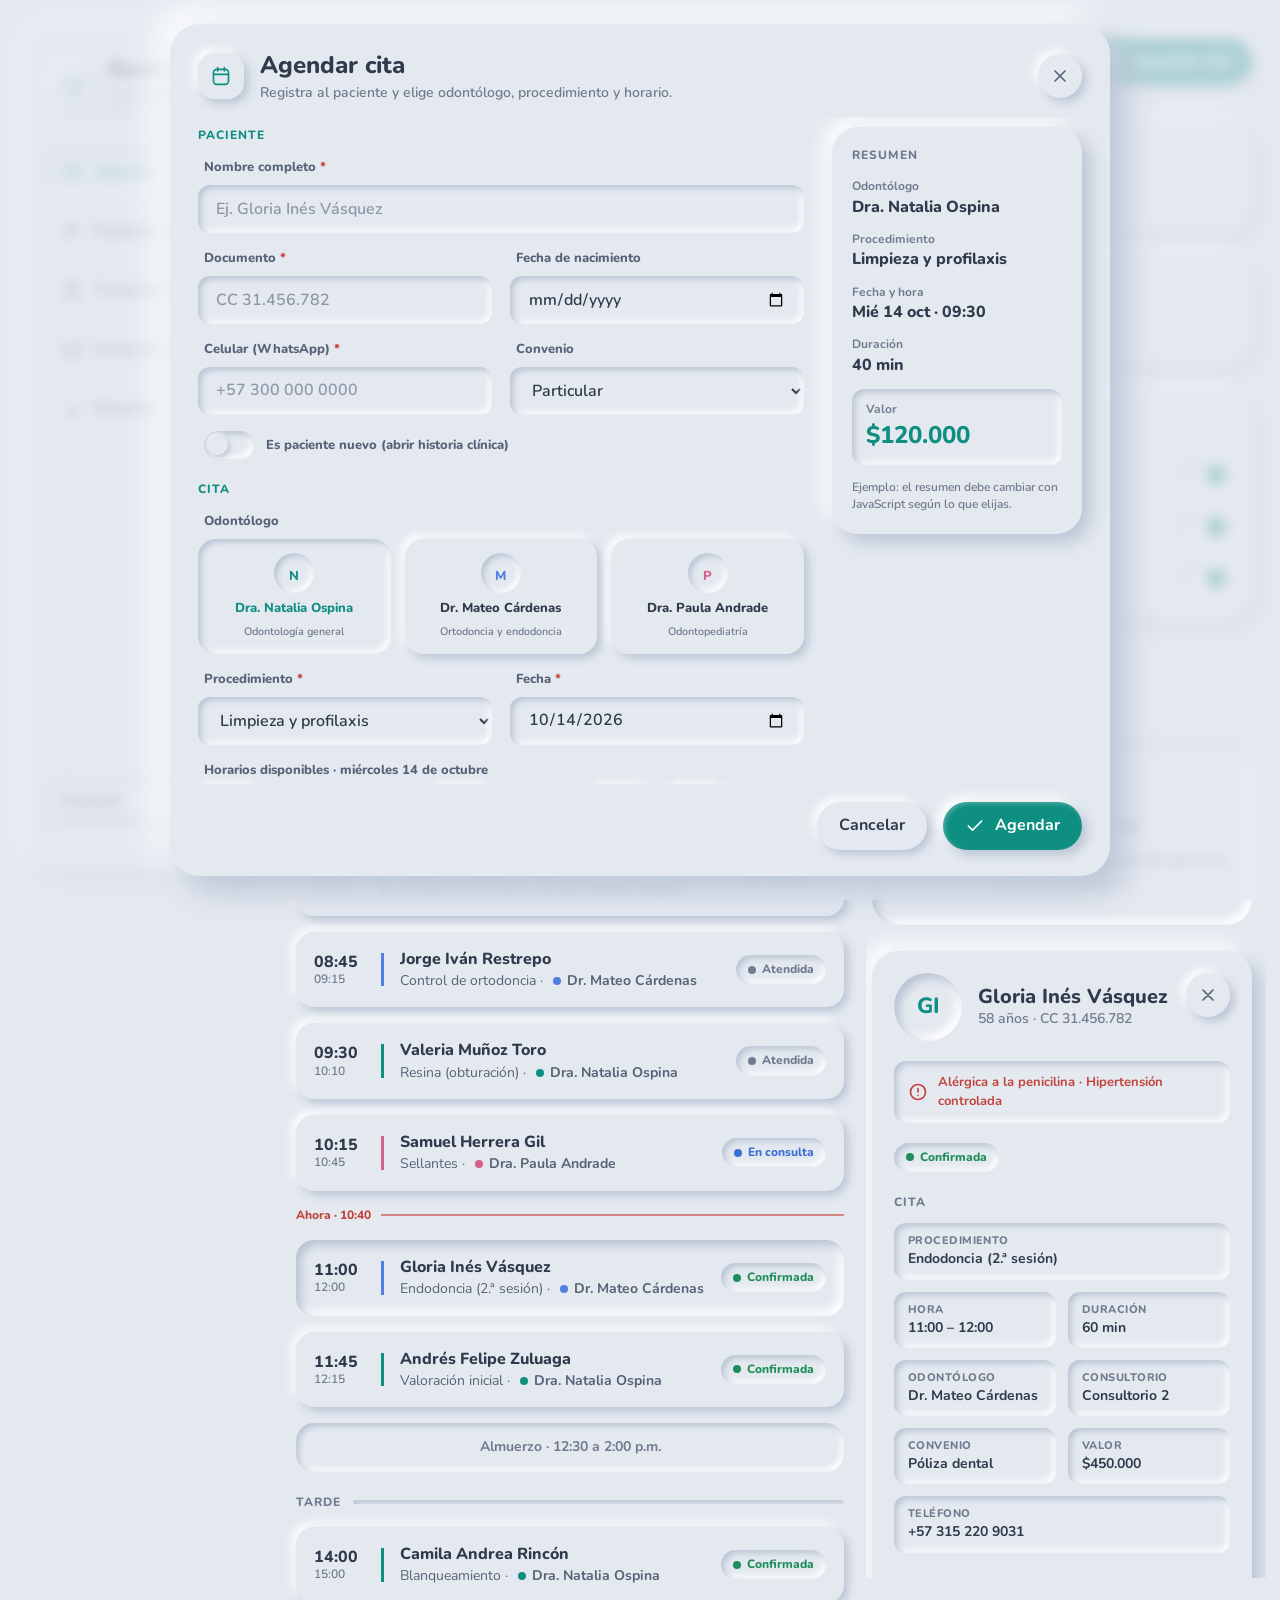
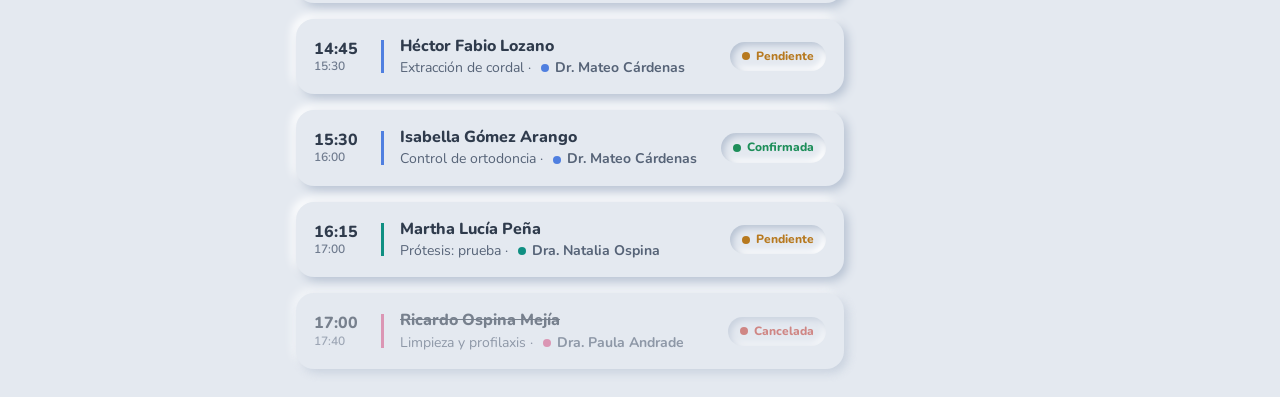
<file: Ejercicio_7/index.html>
<!DOCTYPE html>
<html lang="es">
<head>
  <meta charset="UTF-8">
  <meta name="viewport" content="width=device-width, initial-scale=1">
  <title>Sonríe · Agenda odontológica</title>
  <link rel="preconnect" href="https://fonts.googleapis.com">
  <link rel="preconnect" href="https://fonts.gstatic.com" crossorigin>
  <link rel="stylesheet" href="https://fonts.googleapis.com/css2?family=Nunito:wght@400;600;700;800&display=swap">
  <link rel="stylesheet" href="styles.css">
</head>
<body>

  <!--
    EJERCICIO 7 · Agenda de clínica odontológica (estilo neumorfismo)
    ----------------------------------------------------------------------
    Todo está construido y visible a propósito. Al abrir el archivo verás:
      · el mensaje #appointment-empty Y la ficha #appointment-detail juntos,
      · el modal #modal-new-appointment cubriendo toda la pantalla.

    Tarea del estudiante (JavaScript):
      1. Al iniciar: ocultar #appointment-detail y #modal-new-appointment.
      2. Clic en una cita .appointment -> ocultar #appointment-empty, mostrar
         #appointment-detail y llenarla con los data-* de esa cita.
      3. Botón #btn-new-appointment -> mostrar el formulario.

    Pista: la clase .hidden (ver styles.css) oculta cualquier elemento.
  -->

  <svg class="sprite" aria-hidden="true">
    <symbol id="i-tooth" viewBox="0 0 24 24"><path d="M7 3c-3 0-4.5 2.5-4 6 .4 2.6 1.6 3.7 2 6 .5 3 1 6 2.5 6s2-3 2.5-5c.3-1 .7-1.5 2-1.5s1.7.5 2 1.5c.5 2 1 5 2.5 5s2-3 2.5-6c.4-2.3 1.6-3.4 2-6 .5-3.5-1-6-4-6-2 0-3 1-5 1S9 3 7 3z"/></symbol>
    <symbol id="i-calendar" viewBox="0 0 24 24"><rect x="3" y="4" width="18" height="18" rx="4"/><path d="M16 2v4M8 2v4M3 10h18"/></symbol>
    <symbol id="i-users" viewBox="0 0 24 24"><circle cx="9" cy="8" r="4"/><path d="M2 21c0-4 3-7 7-7s7 3 7 7"/><path d="M17 4a4 4 0 0 1 0 8"/></symbol>
    <symbol id="i-clipboard" viewBox="0 0 24 24"><rect x="5" y="4" width="14" height="18" rx="3"/><path d="M9 4V2h6v2"/><path d="M9 11h6M9 15h4"/></symbol>
    <symbol id="i-wallet" viewBox="0 0 24 24"><rect x="2" y="6" width="20" height="14" rx="4"/><path d="M2 10h20M16 15h2"/></symbol>
    <symbol id="i-chart" viewBox="0 0 24 24"><path d="M18 20V10M12 20V4M6 20v-6"/></symbol>
    <symbol id="i-check" viewBox="0 0 24 24"><path d="M20 6L9 17l-5-5"/></symbol>
    <symbol id="i-clock" viewBox="0 0 24 24"><circle cx="12" cy="12" r="9"/><path d="M12 7v5l3 3"/></symbol>
    <symbol id="i-plus" viewBox="0 0 24 24"><path d="M12 5v14M5 12h14"/></symbol>
    <symbol id="i-x" viewBox="0 0 24 24"><path d="M18 6L6 18M6 6l12 12"/></symbol>
    <symbol id="i-left" viewBox="0 0 24 24"><path d="M15 18l-6-6 6-6"/></symbol>
    <symbol id="i-right" viewBox="0 0 24 24"><path d="M9 18l6-6-6-6"/></symbol>
    <symbol id="i-alert" viewBox="0 0 24 24"><circle cx="12" cy="12" r="9"/><path d="M12 8v4M12 16h.01"/></symbol>
    <symbol id="i-hand" viewBox="0 0 24 24"><path d="M5 3l14 7-6 2-2 6z"/></symbol>
  </svg>

  <div class="app">

    <!-- ===================== BARRA LATERAL ===================== -->
    <aside class="sidebar raised">
      <div class="brand"><span class="brand-mark"><svg class="icon"><use href="#i-tooth"/></svg></span><div>Sonríe<small>Clínica odontológica · Cali</small></div></div>
      <nav class="nav" aria-label="Principal">
        <a href="#" class="is-active" aria-current="page"><svg class="icon"><use href="#i-calendar"/></svg>Agenda</a>
        <a href="#"><svg class="icon"><use href="#i-users"/></svg>Pacientes</a>
        <a href="#"><svg class="icon"><use href="#i-clipboard"/></svg>Tratamientos</a>
        <a href="#"><svg class="icon"><use href="#i-wallet"/></svg>Facturación</a>
        <a href="#"><svg class="icon"><use href="#i-chart"/></svg>Reportes</a>
      </nav>
      <div class="sidebar-help"><strong>Recepción</strong>Juliana Torres · ext. 102</div>
    </aside>

    <main class="main">
      <header class="topbar">
        <div>
          <h1>Agenda del día</h1>
          <p>Martes 13 de octubre de 2026 · 3 consultorios</p>
        </div>
        <div class="date-nav">
          <button type="button" class="icon-button" id="btn-prev-day" aria-label="Día anterior"><svg class="icon"><use href="#i-left"/></svg></button>
          <span class="date-pill" id="current-date">13 oct 2026</span>
          <button type="button" class="icon-button" id="btn-next-day" aria-label="Día siguiente"><svg class="icon"><use href="#i-right"/></svg></button>
          <button type="button" class="btn btn--solid" id="btn-new-appointment"><svg class="icon"><use href="#i-plus"/></svg>Agendar cita</button>
        </div>
      </header>

      <section class="kpis" aria-label="Indicadores">
        <article class="kpi raised"><span class="kpi-icon"><svg class="icon"><use href="#i-calendar"/></svg></span><div><p class="kpi-label">Citas hoy</p><p class="kpi-value num">11</p><p class="kpi-note">1 cancelada</p></div></article>
        <article class="kpi raised"><span class="kpi-icon"><svg class="icon"><use href="#i-check"/></svg></span><div><p class="kpi-label">Confirmadas</p><p class="kpi-value num">8</p><p class="kpi-note">2 pendientes por confirmar</p></div></article>
        <article class="kpi raised"><div class="ring" style="--v:82"><span>82%</span></div><div><p class="kpi-label">Ocupación de la agenda</p><p class="kpi-value num">7 h 20</p><p class="kpi-note">de 9 h disponibles</p></div></article>
        <article class="kpi raised"><span class="kpi-icon"><svg class="icon"><use href="#i-wallet"/></svg></span><div><p class="kpi-label">Ingresos estimados</p><p class="kpi-value num">$2.365.000</p><p class="kpi-note">Sin contar la cita cancelada</p></div></article>
      </section>

      <div class="workspace">

        <!-- ============ CALENDARIO Y ODONTÓLOGOS ============ -->
        <div class="left-column">
          <section class="card raised" aria-labelledby="cal-title">
            <div class="calendar-head">
              <button type="button" class="icon-button" aria-label="Mes anterior"><svg class="icon"><use href="#i-left"/></svg></button>
              <h2 id="cal-title" style="font-size:1rem">Octubre 2026</h2>
              <button type="button" class="icon-button" aria-label="Mes siguiente"><svg class="icon"><use href="#i-right"/></svg></button>
            </div>
            <div class="calendar" id="calendar">
              <span class="dow">L</span><span class="dow">M</span><span class="dow">M</span><span class="dow">J</span><span class="dow">V</span><span class="dow">S</span><span class="dow">D</span>
              <span class="day is-muted">28</span>
              <span class="day is-muted">29</span>
              <span class="day is-muted">30</span>
              <button type="button" class="day has-appointments" data-date="2026-10-01">1</button>
              <button type="button" class="day has-appointments" data-date="2026-10-02">2</button>
              <button type="button" class="day has-appointments" data-date="2026-10-03">3</button>
              <button type="button" class="day" data-date="2026-10-04">4</button>
              <button type="button" class="day has-appointments" data-date="2026-10-05">5</button>
              <button type="button" class="day has-appointments" data-date="2026-10-06">6</button>
              <button type="button" class="day has-appointments" data-date="2026-10-07">7</button>
              <button type="button" class="day has-appointments" data-date="2026-10-08">8</button>
              <button type="button" class="day has-appointments" data-date="2026-10-09">9</button>
              <button type="button" class="day has-appointments" data-date="2026-10-10">10</button>
              <button type="button" class="day" data-date="2026-10-11">11</button>
              <button type="button" class="day has-appointments" data-date="2026-10-12">12</button>
              <button type="button" class="day has-appointments is-selected" data-date="2026-10-13">13</button>
              <button type="button" class="day has-appointments" data-date="2026-10-14">14</button>
              <button type="button" class="day has-appointments" data-date="2026-10-15">15</button>
              <button type="button" class="day has-appointments" data-date="2026-10-16">16</button>
              <button type="button" class="day has-appointments" data-date="2026-10-17">17</button>
              <button type="button" class="day" data-date="2026-10-18">18</button>
              <button type="button" class="day has-appointments" data-date="2026-10-19">19</button>
              <button type="button" class="day has-appointments" data-date="2026-10-20">20</button>
              <button type="button" class="day has-appointments" data-date="2026-10-21">21</button>
              <button type="button" class="day has-appointments" data-date="2026-10-22">22</button>
              <button type="button" class="day has-appointments" data-date="2026-10-23">23</button>
              <button type="button" class="day has-appointments" data-date="2026-10-24">24</button>
              <button type="button" class="day" data-date="2026-10-25">25</button>
              <button type="button" class="day has-appointments" data-date="2026-10-26">26</button>
              <button type="button" class="day has-appointments" data-date="2026-10-27">27</button>
              <button type="button" class="day has-appointments" data-date="2026-10-28">28</button>
              <button type="button" class="day has-appointments" data-date="2026-10-29">29</button>
              <button type="button" class="day has-appointments" data-date="2026-10-30">30</button>
              <button type="button" class="day has-appointments" data-date="2026-10-31">31</button>
              <span class="day is-muted">1</span>
            </div>
          </section>

          <section class="card raised" aria-labelledby="dent-title">
            <h2 class="card-title" id="dent-title">Odontólogos</h2>
            <div class="dentists">
              <label class="dentist-toggle"><span class="dot" style="--c:var(--d1)"></span><span class="who">Dra. Natalia Ospina<small>Odontología general</small></span><input type="checkbox" class="switch dentist-filter" value="Dra. Natalia Ospina" checked aria-label="Mostrar citas de Dra. Natalia Ospina"></label>
              <label class="dentist-toggle"><span class="dot" style="--c:var(--d2)"></span><span class="who">Dr. Mateo Cárdenas<small>Ortodoncia y endodoncia</small></span><input type="checkbox" class="switch dentist-filter" value="Dr. Mateo Cárdenas" checked aria-label="Mostrar citas de Dr. Mateo Cárdenas"></label>
              <label class="dentist-toggle"><span class="dot" style="--c:var(--d3)"></span><span class="who">Dra. Paula Andrade<small>Odontopediatría</small></span><input type="checkbox" class="switch dentist-filter" value="Dra. Paula Andrade" checked aria-label="Mostrar citas de Dra. Paula Andrade"></label>
            </div>
          </section>
        </div>

        <!-- ============ AGENDA ============ -->
        <section aria-labelledby="agenda-title">
          <div class="agenda-head">
            <h2 id="agenda-title">Citas programadas</h2>
            <div class="status-filter" role="group" aria-label="Filtrar por estado">
              <button type="button" class="is-active" data-filter="all">Todas</button>
              <button type="button" data-filter="Confirmada">Confirmadas</button>
              <button type="button" data-filter="Pendiente">Pendientes</button>
            </div>
          </div>
          <div class="timeline" id="appointment-list">
            <p class="block-label">Mañana</p>

            <article class="appointment" tabindex="0" style="--c:var(--d1)"
                     data-id="1"
                     data-start="08:00"
                     data-end="08:40"
                     data-duration="40"
                     data-patient="Laura Cristina Patiño"
                     data-initials="LC"
                     data-age="34"
                     data-document="CC 1.143.552.718"
                     data-phone="+57 312 448 9021"
                     data-insurance="Plan Sonríe Plus"
                     data-procedure="Limpieza y profilaxis"
                     data-dentist="Dra. Natalia Ospina"
                     data-room="Consultorio 1"
                     data-price="120000"
                     data-status="Atendida"
                     data-teeth="26:filled,36:filled"
                     data-plan="Control preventivo semestral"
                     data-plan-done="1"
                     data-plan-total="1"
                     data-alert=""
                     data-last-visit="14 abr 2026 · Limpieza"
                     data-notes="Buena higiene oral. Próximo control en abril de 2027.">
              <p class="time num">08:00<small>08:40</small></p>
              <div>
                <p class="patient">Laura Cristina Patiño</p>
                <p class="procedure">Limpieza y profilaxis · <span class="dentist" style="--c:var(--d1)">Dra. Natalia Ospina</span></p>
              </div>
              <span class="status status--done">Atendida</span>
            </article>

            <article class="appointment" tabindex="0" style="--c:var(--d2)"
                     data-id="2"
                     data-start="08:45"
                     data-end="09:15"
                     data-duration="30"
                     data-patient="Jorge Iván Restrepo"
                     data-initials="JI"
                     data-age="27"
                     data-document="CC 1.020.774.316"
                     data-phone="+57 300 915 2207"
                     data-insurance="Particular"
                     data-procedure="Control de ortodoncia"
                     data-dentist="Dr. Mateo Cárdenas"
                     data-room="Consultorio 2"
                     data-price="90000"
                     data-status="Atendida"
                     data-teeth="18:missing,28:missing,38:missing,48:missing"
                     data-plan="Ortodoncia con brackets"
                     data-plan-done="14"
                     data-plan-total="24"
                     data-alert=""
                     data-last-visit="15 sep 2026 · Control de ortodoncia"
                     data-notes="Cambio de arco a 0,018. Buena evolución en el apiñamiento inferior.">
              <p class="time num">08:45<small>09:15</small></p>
              <div>
                <p class="patient">Jorge Iván Restrepo</p>
                <p class="procedure">Control de ortodoncia · <span class="dentist" style="--c:var(--d2)">Dr. Mateo Cárdenas</span></p>
              </div>
              <span class="status status--done">Atendida</span>
            </article>

            <article class="appointment" tabindex="0" style="--c:var(--d1)"
                     data-id="3"
                     data-start="09:30"
                     data-end="10:10"
                     data-duration="40"
                     data-patient="Valeria Muñoz Toro"
                     data-initials="VM"
                     data-age="22"
                     data-document="CC 1.007.233.904"
                     data-phone="+57 318 220 6614"
                     data-insurance="Póliza dental"
                     data-procedure="Resina (obturación)"
                     data-dentist="Dra. Natalia Ospina"
                     data-room="Consultorio 1"
                     data-price="180000"
                     data-status="Atendida"
                     data-teeth="16:filled,46:caries,47:caries"
                     data-plan="Tratamiento de caries"
                     data-plan-done="1"
                     data-plan-total="3"
                     data-alert=""
                     data-last-visit="29 sep 2026 · Valoración"
                     data-notes="Se obturó el 16. Pendientes 46 y 47 en próximas citas.">
              <p class="time num">09:30<small>10:10</small></p>
              <div>
                <p class="patient">Valeria Muñoz Toro</p>
                <p class="procedure">Resina (obturación) · <span class="dentist" style="--c:var(--d1)">Dra. Natalia Ospina</span></p>
              </div>
              <span class="status status--done">Atendida</span>
            </article>

            <article class="appointment" tabindex="0" style="--c:var(--d3)"
                     data-id="4"
                     data-start="10:15"
                     data-end="10:45"
                     data-duration="30"
                     data-patient="Samuel Herrera Gil"
                     data-initials="SH"
                     data-age="9"
                     data-document="TI 1.031.876.402"
                     data-phone="+57 311 607 4488 (madre)"
                     data-insurance="Plan Sonríe Plus"
                     data-procedure="Sellantes"
                     data-dentist="Dra. Paula Andrade"
                     data-room="Consultorio 3"
                     data-price="95000"
                     data-status="En consulta"
                     data-teeth="16:treatment,26:treatment,36:treatment,46:treatment"
                     data-plan="Prevención infantil"
                     data-plan-done="2"
                     data-plan-total="3"
                     data-alert="Acompañante: Diana Gil (madre)"
                     data-last-visit="10 jul 2026 · Flúor"
                     data-notes="Paciente colaborador. Aplicar sellantes en los cuatro primeros molares.">
              <p class="time num">10:15<small>10:45</small></p>
              <div>
                <p class="patient">Samuel Herrera Gil</p>
                <p class="procedure">Sellantes · <span class="dentist" style="--c:var(--d3)">Dra. Paula Andrade</span></p>
              </div>
              <span class="status status--in">En consulta</span>
            </article>
            <p class="now-line" id="now-line">Ahora · 10:40</p>

            <article class="appointment is-selected" tabindex="0" style="--c:var(--d2)"
                     data-id="5"
                     data-start="11:00"
                     data-end="12:00"
                     data-duration="60"
                     data-patient="Gloria Inés Vásquez"
                     data-initials="GI"
                     data-age="58"
                     data-document="CC 31.456.782"
                     data-phone="+57 315 220 9031"
                     data-insurance="Póliza dental"
                     data-procedure="Endodoncia (2.ª sesión)"
                     data-dentist="Dr. Mateo Cárdenas"
                     data-room="Consultorio 2"
                     data-price="450000"
                     data-status="Confirmada"
                     data-teeth="18:missing,28:missing,38:missing,48:missing,16:filled,15:filled,26:crown,36:treatment,37:caries,46:filled"
                     data-plan="Endodoncia del molar 36"
                     data-plan-done="2"
                     data-plan-total="3"
                     data-alert="Alérgica a la penicilina · Hipertensión controlada"
                     data-last-visit="22 sep 2026 · Endodoncia (1.ª sesión)"
                     data-notes="Refiere sensibilidad al frío en el cuadrante inferior izquierdo. Tomar radiografía de control antes de obturar conductos.">
              <p class="time num">11:00<small>12:00</small></p>
              <div>
                <p class="patient">Gloria Inés Vásquez</p>
                <p class="procedure">Endodoncia (2.ª sesión) · <span class="dentist" style="--c:var(--d2)">Dr. Mateo Cárdenas</span></p>
              </div>
              <span class="status status--confirmed">Confirmada</span>
            </article>

            <article class="appointment" tabindex="0" style="--c:var(--d1)"
                     data-id="6"
                     data-start="11:45"
                     data-end="12:15"
                     data-duration="30"
                     data-patient="Andrés Felipe Zuluaga"
                     data-initials="AF"
                     data-age="41"
                     data-document="CC 71.789.240"
                     data-phone="+57 304 118 5530"
                     data-insurance="Particular"
                     data-procedure="Valoración inicial"
                     data-dentist="Dra. Natalia Ospina"
                     data-room="Consultorio 1"
                     data-price="60000"
                     data-status="Confirmada"
                     data-teeth=""
                     data-plan="Sin plan de tratamiento"
                     data-plan-done="0"
                     data-plan-total="1"
                     data-alert=""
                     data-last-visit="Primera visita"
                     data-notes="Paciente nuevo remitido por su empresa. Solicitar radiografía panorámica.">
              <p class="time num">11:45<small>12:15</small></p>
              <div>
                <p class="patient">Andrés Felipe Zuluaga</p>
                <p class="procedure">Valoración inicial · <span class="dentist" style="--c:var(--d1)">Dra. Natalia Ospina</span></p>
              </div>
              <span class="status status--confirmed">Confirmada</span>
            </article>
            <p class="lunch">Almuerzo · 12:30 a 2:00 p.m.</p>
            <p class="block-label">Tarde</p>

            <article class="appointment" tabindex="0" style="--c:var(--d1)"
                     data-id="7"
                     data-start="14:00"
                     data-end="15:00"
                     data-duration="60"
                     data-patient="Camila Andrea Rincón"
                     data-initials="CA"
                     data-age="30"
                     data-document="CC 1.036.651.283"
                     data-phone="+57 320 774 1956"
                     data-insurance="Particular"
                     data-procedure="Blanqueamiento"
                     data-dentist="Dra. Natalia Ospina"
                     data-room="Consultorio 1"
                     data-price="650000"
                     data-status="Confirmada"
                     data-teeth="11:filled"
                     data-plan="Estética dental"
                     data-plan-done="1"
                     data-plan-total="2"
                     data-alert=""
                     data-last-visit="29 sep 2026 · Limpieza"
                     data-notes="Blanqueamiento en consultorio. Evitar café y vino durante 48 horas.">
              <p class="time num">14:00<small>15:00</small></p>
              <div>
                <p class="patient">Camila Andrea Rincón</p>
                <p class="procedure">Blanqueamiento · <span class="dentist" style="--c:var(--d1)">Dra. Natalia Ospina</span></p>
              </div>
              <span class="status status--confirmed">Confirmada</span>
            </article>

            <article class="appointment" tabindex="0" style="--c:var(--d2)"
                     data-id="8"
                     data-start="14:45"
                     data-end="15:30"
                     data-duration="45"
                     data-patient="Héctor Fabio Lozano"
                     data-initials="HF"
                     data-age="24"
                     data-document="CC 1.152.300.847"
                     data-phone="+57 313 650 2289"
                     data-insurance="Póliza dental"
                     data-procedure="Extracción de cordal"
                     data-dentist="Dr. Mateo Cárdenas"
                     data-room="Consultorio 2"
                     data-price="280000"
                     data-status="Pendiente"
                     data-teeth="38:treatment,48:treatment"
                     data-plan="Cirugía de cordales"
                     data-plan-done="0"
                     data-plan-total="2"
                     data-alert="Debe venir en ayunas de 2 horas"
                     data-last-visit="1 oct 2026 · Valoración"
                     data-notes="Cordal 38 semiincluido. Enviar recordatorio por WhatsApp para confirmar.">
              <p class="time num">14:45<small>15:30</small></p>
              <div>
                <p class="patient">Héctor Fabio Lozano</p>
                <p class="procedure">Extracción de cordal · <span class="dentist" style="--c:var(--d2)">Dr. Mateo Cárdenas</span></p>
              </div>
              <span class="status status--pending">Pendiente</span>
            </article>

            <article class="appointment" tabindex="0" style="--c:var(--d2)"
                     data-id="9"
                     data-start="15:30"
                     data-end="16:00"
                     data-duration="30"
                     data-patient="Isabella Gómez Arango"
                     data-initials="IG"
                     data-age="12"
                     data-document="TI 1.028.411.765"
                     data-phone="+57 317 902 3348 (padre)"
                     data-insurance="Plan Sonríe Plus"
                     data-procedure="Control de ortodoncia"
                     data-dentist="Dr. Mateo Cárdenas"
                     data-room="Consultorio 2"
                     data-price="90000"
                     data-status="Confirmada"
                     data-teeth=""
                     data-plan="Ortodoncia interceptiva"
                     data-plan-done="6"
                     data-plan-total="12"
                     data-alert="Acompañante: Carlos Gómez (padre)"
                     data-last-visit="15 sep 2026 · Control"
                     data-notes="Activar el expansor dos vueltas por semana.">
              <p class="time num">15:30<small>16:00</small></p>
              <div>
                <p class="patient">Isabella Gómez Arango</p>
                <p class="procedure">Control de ortodoncia · <span class="dentist" style="--c:var(--d2)">Dr. Mateo Cárdenas</span></p>
              </div>
              <span class="status status--confirmed">Confirmada</span>
            </article>

            <article class="appointment" tabindex="0" style="--c:var(--d1)"
                     data-id="10"
                     data-start="16:15"
                     data-end="17:00"
                     data-duration="45"
                     data-patient="Martha Lucía Peña"
                     data-initials="ML"
                     data-age="66"
                     data-document="CC 29.873.115"
                     data-phone="+57 316 405 7712"
                     data-insurance="Póliza dental"
                     data-procedure="Prótesis: prueba"
                     data-dentist="Dra. Natalia Ospina"
                     data-room="Consultorio 1"
                     data-price="350000"
                     data-status="Pendiente"
                     data-teeth="14:missing,15:missing,24:missing,25:missing,36:missing,46:missing,17:crown,27:crown"
                     data-plan="Prótesis parcial removible"
                     data-plan-done="2"
                     data-plan-total="4"
                     data-alert="Diabetes tipo 2"
                     data-last-visit="30 sep 2026 · Toma de impresiones"
                     data-notes="Prueba de la estructura metálica superior.">
              <p class="time num">16:15<small>17:00</small></p>
              <div>
                <p class="patient">Martha Lucía Peña</p>
                <p class="procedure">Prótesis: prueba · <span class="dentist" style="--c:var(--d1)">Dra. Natalia Ospina</span></p>
              </div>
              <span class="status status--pending">Pendiente</span>
            </article>

            <article class="appointment is-cancelled" tabindex="0" style="--c:var(--d3)"
                     data-id="11"
                     data-start="17:00"
                     data-end="17:40"
                     data-duration="40"
                     data-patient="Ricardo Ospina Mejía"
                     data-initials="RO"
                     data-age="45"
                     data-document="CC 98.552.006"
                     data-phone="+57 301 228 4470"
                     data-insurance="Particular"
                     data-procedure="Limpieza y profilaxis"
                     data-dentist="Dra. Paula Andrade"
                     data-room="Consultorio 3"
                     data-price="120000"
                     data-status="Cancelada"
                     data-teeth="37:filled"
                     data-plan="Control preventivo semestral"
                     data-plan-done="0"
                     data-plan-total="1"
                     data-alert=""
                     data-last-visit="12 mar 2026 · Limpieza"
                     data-notes="Canceló por viaje de trabajo. Reprogramar la próxima semana.">
              <p class="time num">17:00<small>17:40</small></p>
              <div>
                <p class="patient">Ricardo Ospina Mejía</p>
                <p class="procedure">Limpieza y profilaxis · <span class="dentist" style="--c:var(--d3)">Dra. Paula Andrade</span></p>
              </div>
              <span class="status status--cancelled">Cancelada</span>
            </article>
          </div>
        </section>

        <!-- ============ FICHA DE LA CITA ============ -->
        <aside class="detail-column" aria-live="polite">
          <div class="empty-state" id="appointment-empty">
            <svg class="icon"><use href="#i-hand"/></svg>
            <strong>Selecciona una cita</strong>
            <p>Haz clic en cualquier cita de la agenda para ver la ficha del paciente.</p>
          </div>

          <article class="detail raised" id="appointment-detail">
            <div class="detail-head">
              <span class="avatar" id="detail-initials">GI</span>
              <div>
                <h2 id="detail-patient">Gloria Inés Vásquez</h2>
                <p><span id="detail-age">58</span> años · <span id="detail-document">CC 31.456.782</span></p>
              </div>
              <button type="button" class="icon-button" id="btn-close-detail" aria-label="Cerrar ficha"><svg class="icon"><use href="#i-x"/></svg></button>
            </div>

            <p class="alert" id="detail-alert"><svg class="icon"><use href="#i-alert"/></svg><span id="detail-alert-text">Alérgica a la penicilina · Hipertensión controlada</span></p>

            <span class="status status--confirmed" id="detail-status">Confirmada</span>

            <div class="detail-section">
              <h3>Cita</h3>
              <dl class="info-grid">
                <div class="info-item wide"><dt>Procedimiento</dt><dd id="detail-procedure">Endodoncia (2.ª sesión)</dd></div>
                <div class="info-item"><dt>Hora</dt><dd class="num" id="detail-time">11:00 – 12:00</dd></div>
                <div class="info-item"><dt>Duración</dt><dd id="detail-duration">60 min</dd></div>
                <div class="info-item"><dt>Odontólogo</dt><dd id="detail-dentist">Dr. Mateo Cárdenas</dd></div>
                <div class="info-item"><dt>Consultorio</dt><dd id="detail-room">Consultorio 2</dd></div>
                <div class="info-item"><dt>Convenio</dt><dd id="detail-insurance">Póliza dental</dd></div>
                <div class="info-item"><dt>Valor</dt><dd class="num" id="detail-price">$450.000</dd></div>
                <div class="info-item wide"><dt>Teléfono</dt><dd id="detail-phone">+57 315 220 9031</dd></div>
              </dl>
            </div>

            <div class="detail-section">
              <h3>Odontograma</h3>
              <div class="odontogram" id="odontogram">
                <div class="jaw jaw--upper"><span class="tooth tooth--missing" data-tooth="18">18</span><span class="tooth" data-tooth="17">17</span><span class="tooth tooth--filled" data-tooth="16">16</span><span class="tooth tooth--filled" data-tooth="15">15</span><span class="tooth" data-tooth="14">14</span><span class="tooth" data-tooth="13">13</span><span class="tooth" data-tooth="12">12</span><span class="tooth" data-tooth="11">11</span><span class="tooth" data-tooth="21">21</span><span class="tooth" data-tooth="22">22</span><span class="tooth" data-tooth="23">23</span><span class="tooth" data-tooth="24">24</span><span class="tooth" data-tooth="25">25</span><span class="tooth tooth--crown" data-tooth="26">26</span><span class="tooth" data-tooth="27">27</span><span class="tooth tooth--missing" data-tooth="28">28</span></div>
                <div class="jaw jaw--lower"><span class="tooth tooth--missing" data-tooth="48">48</span><span class="tooth" data-tooth="47">47</span><span class="tooth tooth--filled" data-tooth="46">46</span><span class="tooth" data-tooth="45">45</span><span class="tooth" data-tooth="44">44</span><span class="tooth" data-tooth="43">43</span><span class="tooth" data-tooth="42">42</span><span class="tooth" data-tooth="41">41</span><span class="tooth" data-tooth="31">31</span><span class="tooth" data-tooth="32">32</span><span class="tooth" data-tooth="33">33</span><span class="tooth" data-tooth="34">34</span><span class="tooth" data-tooth="35">35</span><span class="tooth tooth--treatment" data-tooth="36">36</span><span class="tooth tooth--caries" data-tooth="37">37</span><span class="tooth tooth--missing" data-tooth="38">38</span></div>
              </div>
              <p class="tooth-legend">
                <span><i style="--c:#f3c9c4"></i>Caries</span>
                <span><i style="--c:#c9d8f6"></i>Obturado</span>
                <span><i style="--c:#f1dfae"></i>Corona</span>
                <span><i style="--c:#bfe6e0"></i>En tratamiento</span>
                <span><i style="--c:#d3dae4"></i>Ausente</span>
              </p>
            </div>

            <div class="detail-section">
              <h3>Plan de tratamiento</h3>
              <p class="plan-line"><span id="detail-plan">Endodoncia del molar 36</span><span class="num"><span id="detail-plan-done">2</span> de <span id="detail-plan-total">3</span> sesiones</span></p>
              <div class="meter"><span id="detail-plan-bar" style="--v:67"></span></div>
            </div>

            <div class="detail-section">
              <h3>Notas clínicas</h3>
              <p class="notes" id="detail-notes">Refiere sensibilidad al frío en el cuadrante inferior izquierdo. Tomar radiografía de control antes de obturar conductos.</p>
              <p style="margin-top:10px;font-size:.8125rem;font-weight:700;color:var(--ink-3)">Última visita: <span id="detail-last-visit">22 sep 2026 · Endodoncia (1.ª sesión)</span></p>
            </div>

            <div class="detail-actions">
              <button type="button" class="btn btn--solid" id="btn-check-in"><svg class="icon"><use href="#i-check"/></svg>Registrar llegada</button>
              <button type="button" class="btn" id="btn-reschedule"><svg class="icon"><use href="#i-clock"/></svg>Reprogramar</button>
              <button type="button" class="btn" id="btn-cancel-appointment" style="color:var(--bad)">Cancelar cita</button>
            </div>
          </article>
        </aside>
      </div>
    </main>
  </div>


  <!-- ======================================================================
       MODAL · AGENDAR CITA
       ====================================================================== -->
  <div class="modal-overlay" id="modal-new-appointment">
    <section class="modal" role="dialog" aria-modal="true" aria-labelledby="new-title">
      <header class="modal-head">
        <span class="brand-mark"><svg class="icon"><use href="#i-calendar"/></svg></span>
        <div>
          <h2 id="new-title">Agendar cita</h2>
          <p>Registra al paciente y elige odontólogo, procedimiento y horario.</p>
        </div>
        <button type="button" class="icon-button" id="btn-close-modal" aria-label="Cerrar formulario"><svg class="icon"><use href="#i-x"/></svg></button>
      </header>

      <form id="new-appointment-form" style="display:contents">
        <div class="modal-body">
          <div>
            <div class="form-section">
              <h3>Paciente</h3>
              <div class="form-grid">
                <div class="field field--full">
                  <label for="apt-patient">Nombre completo <span class="req">*</span></label>
                  <input class="input" type="text" id="apt-patient" name="patient" placeholder="Ej. Gloria Inés Vásquez" required>
                </div>
                <div class="field">
                  <label for="apt-document">Documento <span class="req">*</span></label>
                  <input class="input" type="text" id="apt-document" name="document" placeholder="CC 31.456.782" required>
                </div>
                <div class="field">
                  <label for="apt-birth">Fecha de nacimiento</label>
                  <input class="input" type="date" id="apt-birth" name="birthDate">
                </div>
                <div class="field">
                  <label for="apt-phone">Celular (WhatsApp) <span class="req">*</span></label>
                  <input class="input" type="tel" id="apt-phone" name="phone" placeholder="+57 300 000 0000" required>
                </div>
                <div class="field">
                  <label for="apt-insurance">Convenio</label>
                  <select class="select" id="apt-insurance" name="insurance">
                    <option>Particular</option>
                    <option>Plan Sonríe Plus</option>
                    <option>Póliza dental</option>
                  </select>
                </div>
                <div class="field field--full">
                  <label class="check"><input type="checkbox" class="switch" id="apt-new-patient" name="newPatient"> Es paciente nuevo (abrir historia clínica)</label>
                </div>
              </div>
            </div>

            <div class="form-section">
              <h3>Cita</h3>
              <div class="form-grid">
                <div class="field field--full">
                  <span class="label" id="apt-dentist-label">Odontólogo</span>
                  <div class="option-cards" role="radiogroup" aria-labelledby="apt-dentist-label">
                    <label class="option-card"><input type="radio" name="dentist" value="Dra. Natalia Ospina" checked><span><span class="mini-avatar" style="--c:var(--d1)">N</span>Dra. Natalia Ospina<small>Odontología general</small></span></label>
                    <label class="option-card"><input type="radio" name="dentist" value="Dr. Mateo Cárdenas"><span><span class="mini-avatar" style="--c:var(--d2)">M</span>Dr. Mateo Cárdenas<small>Ortodoncia y endodoncia</small></span></label>
                    <label class="option-card"><input type="radio" name="dentist" value="Dra. Paula Andrade"><span><span class="mini-avatar" style="--c:var(--d3)">P</span>Dra. Paula Andrade<small>Odontopediatría</small></span></label>
                  </div>
                </div>
                <div class="field">
                  <label for="apt-procedure">Procedimiento <span class="req">*</span></label>
                  <select class="select" id="apt-procedure" name="procedure" required>
                    <option value="valoracion" data-duration="30" data-price="60000">Valoración inicial</option>
                    <option value="limpieza" data-duration="40" data-price="120000" selected>Limpieza y profilaxis</option>
                    <option value="resina" data-duration="40" data-price="180000">Resina (obturación)</option>
                    <option value="endodoncia" data-duration="60" data-price="450000">Endodoncia</option>
                    <option value="extraccion" data-duration="45" data-price="280000">Extracción</option>
                    <option value="blanqueamiento" data-duration="60" data-price="650000">Blanqueamiento</option>
                    <option value="ortodoncia" data-duration="30" data-price="90000">Control de ortodoncia</option>
                  </select>
                </div>
                <div class="field">
                  <label for="apt-date">Fecha <span class="req">*</span></label>
                  <input class="input" type="date" id="apt-date" name="date" value="2026-10-14" required>
                </div>
                <div class="field field--full">
                  <span class="label" id="apt-slot-label">Horarios disponibles · miércoles 14 de octubre</span>
                  <div class="slots" role="radiogroup" aria-labelledby="apt-slot-label">
                    <label class="slot"><input type="radio" name="slot" value="08:00"><span>08:00</span></label>
                    <label class="slot"><input type="radio" name="slot" value="08:45" disabled><span>08:45</span></label>
                    <label class="slot"><input type="radio" name="slot" value="09:30" checked><span>09:30</span></label>
                    <label class="slot"><input type="radio" name="slot" value="10:15"><span>10:15</span></label>
                    <label class="slot"><input type="radio" name="slot" value="11:00" disabled><span>11:00</span></label>
                    <label class="slot"><input type="radio" name="slot" value="14:00"><span>14:00</span></label>
                    <label class="slot"><input type="radio" name="slot" value="14:45"><span>14:45</span></label>
                    <label class="slot"><input type="radio" name="slot" value="15:30" disabled><span>15:30</span></label>
                    <label class="slot"><input type="radio" name="slot" value="16:15"><span>16:15</span></label>
                  </div>
                </div>
                <div class="field field--full">
                  <label for="apt-notes">Motivo de consulta / notas</label>
                  <textarea class="textarea" id="apt-notes" name="notes" placeholder="Ej. dolor en molar inferior izquierdo desde hace una semana"></textarea>
                </div>
                <div class="field field--full">
                  <label class="check"><input type="checkbox" class="switch" id="apt-reminder" name="reminder" checked> Enviar recordatorio por WhatsApp el día anterior</label>
                </div>
              </div>
            </div>
          </div>

          <aside class="summary raised" aria-labelledby="summary-title">
            <h3 id="summary-title">Resumen</h3>
            <dl>
              <div><dt>Odontólogo</dt><dd id="summary-dentist">Dra. Natalia Ospina</dd></div>
              <div><dt>Procedimiento</dt><dd id="summary-procedure">Limpieza y profilaxis</dd></div>
              <div><dt>Fecha y hora</dt><dd id="summary-when">Mié 14 oct · 09:30</dd></div>
              <div><dt>Duración</dt><dd id="summary-duration">40 min</dd></div>
              <div class="price"><dt>Valor</dt><dd class="num" id="summary-price">$120.000</dd></div>
            </dl>
            <p class="summary-note">Ejemplo: el resumen debe cambiar con JavaScript según lo que elijas.</p>
          </aside>
        </div>

        <footer class="modal-foot">
          <button type="button" class="btn" id="btn-cancel-modal">Cancelar</button>
          <button type="submit" class="btn btn--solid" id="btn-save-appointment"><svg class="icon"><use href="#i-check"/></svg>Agendar</button>
        </footer>
      </form>
    </section>
  </div>

  <script src="script.js"></script>
</body>
</html>
</file>
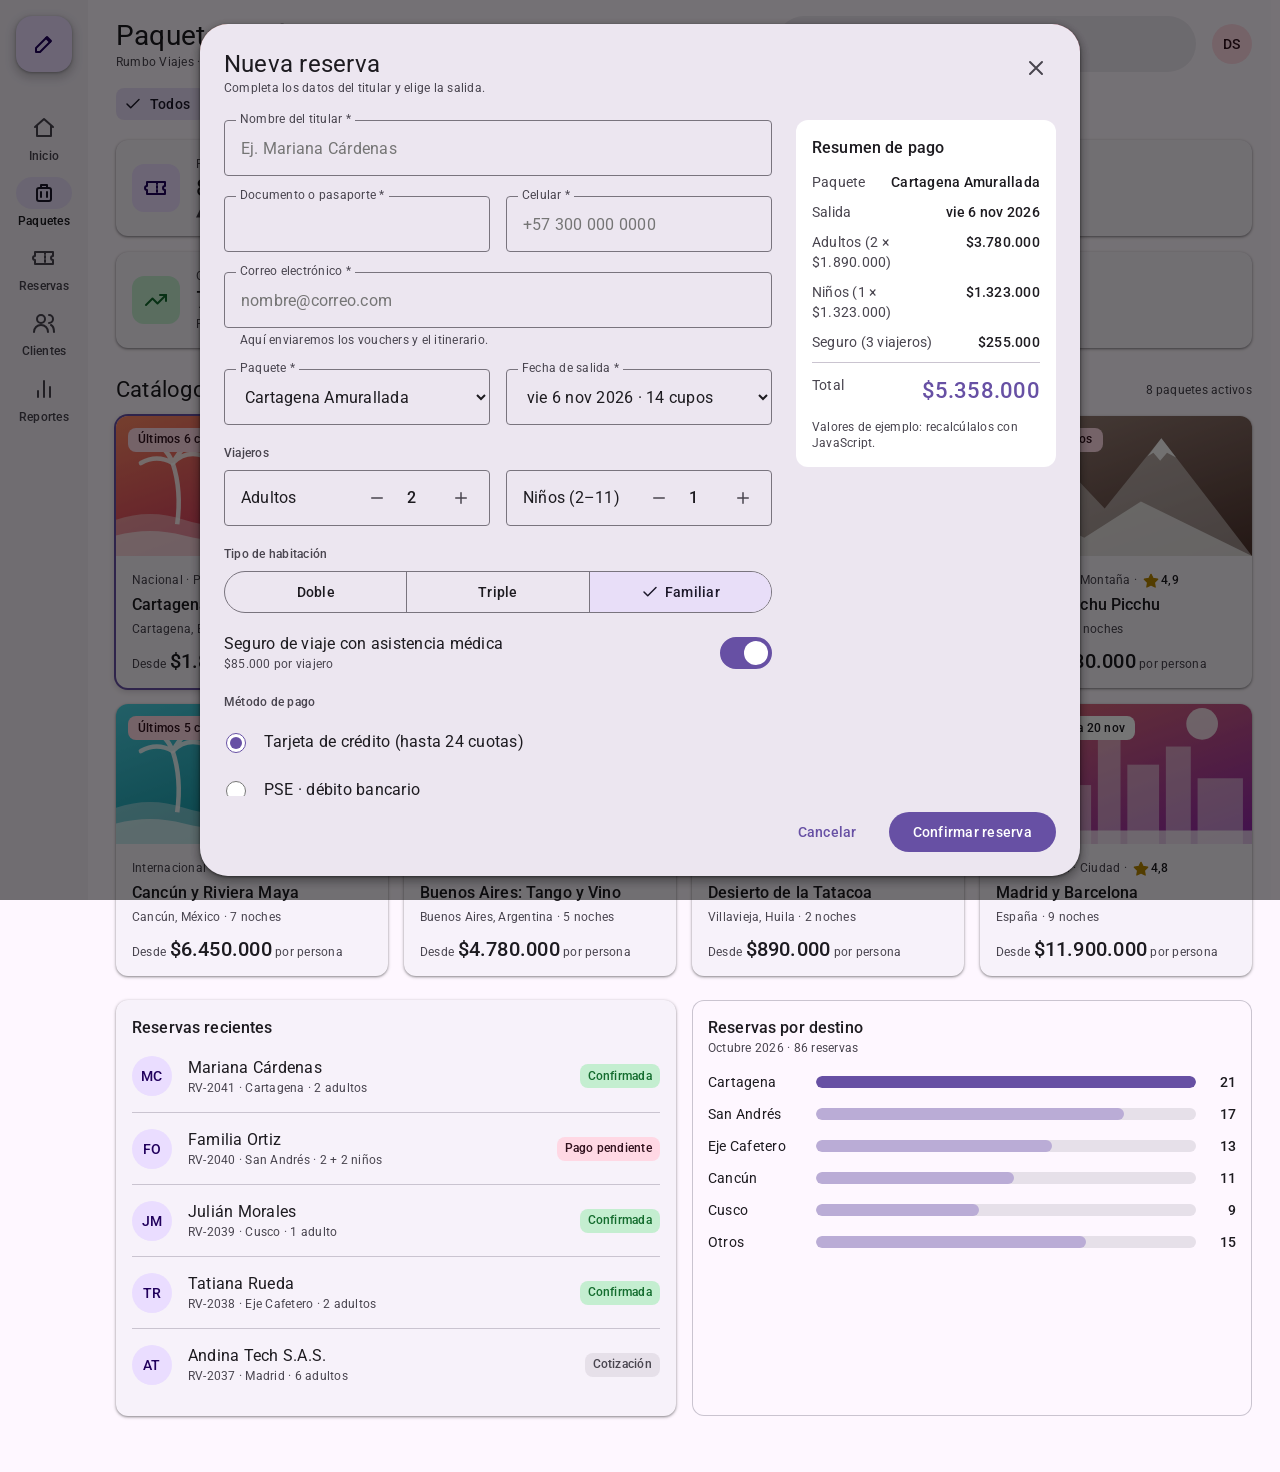
<file: Ejercicio_8/index.html>
<!DOCTYPE html>
<html lang="es">
<head>
  <meta charset="UTF-8">
  <meta name="viewport" content="width=device-width, initial-scale=1">
  <title>Rumbo Viajes · Reservas</title>
  <link rel="preconnect" href="https://fonts.googleapis.com">
  <link rel="preconnect" href="https://fonts.gstatic.com" crossorigin>
  <link rel="stylesheet" href="https://fonts.googleapis.com/css2?family=Roboto:wght@400;500;700&display=swap">
  <link rel="stylesheet" href="styles.css">
</head>
<body>

  <!--
    EJERCICIO 8 · Reservas de agencia de viajes (estilo Material Design 3)
    ----------------------------------------------------------------------
    Todo está construido y visible a propósito. Al abrir el archivo verás:
      · el diálogo #package-detail con sus TRES paneles de pestaña
        (#tab-summary, #tab-itinerary, #tab-departures) visibles a la vez,
      · el diálogo #modal-new-booking encima de todo.

    Tarea del estudiante (JavaScript):
      1. Al iniciar: ocultar #package-detail y #modal-new-booking.
      2. Clic en una tarjeta .package-card -> mostrar #package-detail con los
         datos del paquete (data-*).
      3. Pestañas .tab -> mostrar solo el panel elegido.
      4. FAB #btn-new-booking (o #btn-book-package) -> mostrar el formulario.

    Pista: la clase .hidden (ver styles.css) oculta cualquier elemento.
  -->

  <svg class="sprite" aria-hidden="true">
    <symbol id="scene-beach" viewBox="0 0 240 140"><circle cx="182" cy="42" r="18" fill="currentColor" opacity=".9"/><path d="M0 108 Q30 98 60 108 T120 108 T180 108 T240 108 V140 H0Z" fill="currentColor" opacity=".45"/><path d="M0 122 Q30 114 60 122 T120 122 T180 122 T240 122 V140 H0Z" fill="currentColor" opacity=".7"/><path d="M54 112 Q58 82 50 58" stroke="currentColor" stroke-width="4" fill="none"/><path d="M50 58 Q36 50 22 58 M50 58 Q62 46 78 52 M50 58 Q44 42 30 40 M50 58 Q60 40 72 38" stroke="currentColor" stroke-width="4" fill="none" stroke-linecap="round"/></symbol>
    <symbol id="scene-mountain" viewBox="0 0 240 140"><circle cx="58" cy="38" r="14" fill="currentColor" opacity=".9"/><path d="M0 140 L72 58 L110 98 L160 36 L240 140Z" fill="currentColor" opacity=".5"/><path d="M148 52 L160 36 L173 53 L165 49 L159 56 L153 49Z" fill="#fff" opacity=".9"/><path d="M0 140 L52 104 L92 124 L142 92 L240 140Z" fill="currentColor" opacity=".8"/></symbol>
    <symbol id="scene-city" viewBox="0 0 240 140"><circle cx="196" cy="34" r="14" fill="currentColor" opacity=".9"/><g fill="currentColor" opacity=".55"><rect x="8" y="78" width="26" height="62"/><rect x="40" y="58" width="22" height="82"/><rect x="68" y="88" width="30" height="52"/><rect x="104" y="44" width="20" height="96"/><rect x="130" y="70" width="28" height="70"/><rect x="164" y="54" width="22" height="86"/><rect x="192" y="82" width="40" height="58"/></g><path d="M114 44 V30" stroke="currentColor" stroke-width="3" opacity=".55"/><path d="M0 128 H240 V140 H0Z" fill="currentColor" opacity=".85"/></symbol>
    <symbol id="scene-nature" viewBox="0 0 240 140"><circle cx="190" cy="38" r="16" fill="currentColor" opacity=".9"/><path d="M0 100 Q60 70 120 100 T240 94 V140H0Z" fill="currentColor" opacity=".5"/><path d="M0 120 Q80 96 160 118 T240 112 V140H0Z" fill="currentColor" opacity=".8"/><g stroke="currentColor" stroke-width="3" stroke-linecap="round" fill="none" opacity=".85"><path d="M60 104 V58"/><path d="M60 60 q-12 -4 -18 4 M60 60 q12 -6 18 2 M60 60 q-4 -12 -14 -14 M60 60 q6 -12 16 -12"/><path d="M92 98 V66"/><path d="M92 68 q-10 -4 -14 3 M92 68 q10 -5 14 2 M92 68 q-3 -10 -11 -11 M92 68 q5 -10 13 -10"/></g></symbol>
    <symbol id="i-edit" viewBox="0 0 24 24"><path d="M4 20h4L19 9l-4-4L4 16z"/><path d="M14 6l4 4"/></symbol>
    <symbol id="i-home" viewBox="0 0 24 24"><path d="M3 11l9-8 9 8"/><path d="M5 10v10h14V10"/></symbol>
    <symbol id="i-luggage" viewBox="0 0 24 24"><rect x="5" y="7" width="14" height="13" rx="2"/><path d="M9 7V4h6v3"/><path d="M9 11v5M15 11v5"/></symbol>
    <symbol id="i-ticket" viewBox="0 0 24 24"><path d="M3 8a2 2 0 0 0 0 4v4h18v-4a2 2 0 0 1 0-4V4H3z" transform="translate(0 2)"/><path d="M13 6v12" stroke-dasharray="2 2"/></symbol>
    <symbol id="i-people" viewBox="0 0 24 24"><circle cx="9" cy="8" r="4"/><path d="M2 21c0-4 3-7 7-7s7 3 7 7"/><path d="M17 4a4 4 0 0 1 0 8M19 14c2 1 3 3 3 7"/></symbol>
    <symbol id="i-chart" viewBox="0 0 24 24"><path d="M18 20V10M12 20V4M6 20v-6"/></symbol>
    <symbol id="i-search" viewBox="0 0 24 24"><circle cx="11" cy="11" r="7"/><path d="M21 21l-4.3-4.3"/></symbol>
    <symbol id="i-check" viewBox="0 0 24 24"><path d="M20 6L9 17l-5-5"/></symbol>
    <symbol id="i-star" viewBox="0 0 24 24"><polygon points="12 2 15.1 8.3 22 9.3 17 14.1 18.2 21 12 17.8 5.8 21 7 14.1 2 9.3 8.9 8.3 12 2"/></symbol>
    <symbol id="i-x" viewBox="0 0 24 24"><path d="M18 6L6 18M6 6l12 12"/></symbol>
    <symbol id="i-plane" viewBox="0 0 24 24"><path d="M2 16l20-6-3-3-7 3-5-5-2 1 3 6-4 2-2-1-1 1z"/></symbol>
    <symbol id="i-money" viewBox="0 0 24 24"><rect x="2" y="6" width="20" height="12" rx="2"/><circle cx="12" cy="12" r="3"/></symbol>
    <symbol id="i-trend" viewBox="0 0 24 24"><polyline points="22 7 13.5 15.5 8.5 10.5 2 17"/><polyline points="16 7 22 7 22 13"/></symbol>
    <symbol id="i-pin" viewBox="0 0 24 24"><path d="M12 22s7-7 7-12a7 7 0 0 0-14 0c0 5 7 12 7 12z"/><circle cx="12" cy="10" r="2.5"/></symbol>
    <symbol id="i-minus" viewBox="0 0 24 24"><path d="M5 12h14"/></symbol>
    <symbol id="i-plus" viewBox="0 0 24 24"><path d="M12 5v14M5 12h14"/></symbol>
  </svg>

  <div class="app">

    <!-- ===================== RIEL DE NAVEGACIÓN ===================== -->
    <nav class="rail" aria-label="Principal">
      <button type="button" class="fab" id="btn-new-booking" aria-label="Nueva reserva"><svg class="icon"><use href="#i-edit"/></svg></button>
      <a href="#" class="rail-item"><span class="rail-indicator"><svg class="icon"><use href="#i-home"/></svg></span>Inicio</a>
      <a href="#" class="rail-item is-active" aria-current="page"><span class="rail-indicator"><svg class="icon"><use href="#i-luggage"/></svg></span>Paquetes</a>
      <a href="#" class="rail-item"><span class="rail-indicator"><svg class="icon"><use href="#i-ticket"/></svg></span>Reservas</a>
      <a href="#" class="rail-item"><span class="rail-indicator"><svg class="icon"><use href="#i-people"/></svg></span>Clientes</a>
      <a href="#" class="rail-item"><span class="rail-indicator"><svg class="icon"><use href="#i-chart"/></svg></span>Reportes</a>
    </nav>

    <main class="main">
      <header class="top-app-bar">
        <div>
          <h1>Paquetes turísticos</h1>
          <p class="body-small">Rumbo Viajes · temporada octubre – diciembre 2026</p>
        </div>
        <label class="search-bar">
          <svg class="icon"><use href="#i-search"/></svg>
          <input type="search" id="search-package" placeholder="Buscar destino o paquete" aria-label="Buscar paquete">
        </label>
        <span class="avatar" aria-label="Diana Salazar">DS</span>
      </header>

      <div class="chips" role="group" aria-label="Filtrar paquetes">
        <button type="button" class="chip is-selected" data-filter="all"><svg class="icon"><use href="#i-check"/></svg>Todos</button>
        <button type="button" class="chip" data-filter="Nacional"><svg class="icon"><use href="#i-check"/></svg>Nacionales</button>
        <button type="button" class="chip" data-filter="Internacional"><svg class="icon"><use href="#i-check"/></svg>Internacionales</button>
        <button type="button" class="chip" data-filter="Playa"><svg class="icon"><use href="#i-check"/></svg>Playa</button>
        <button type="button" class="chip" data-filter="Naturaleza"><svg class="icon"><use href="#i-check"/></svg>Naturaleza</button>
        <button type="button" class="chip" data-filter="Montaña"><svg class="icon"><use href="#i-check"/></svg>Montaña</button>
        <button type="button" class="chip" data-filter="Ciudad"><svg class="icon"><use href="#i-check"/></svg>Ciudad</button>
      </div>

      <section class="kpis" aria-label="Indicadores">
        <article class="kpi"><span class="kpi-icon"><svg class="icon"><use href="#i-ticket"/></svg></span><div><p class="body-small">Reservas de octubre</p><p class="kpi-value num">86</p><p class="body-small">▲ 9 % vs. septiembre</p></div></article>
        <article class="kpi"><span class="kpi-icon"><svg class="icon"><use href="#i-money"/></svg></span><div><p class="body-small">Ingresos vendidos</p><p class="kpi-value num">$412,6 M</p><p class="body-small">Pagos confirmados</p></div></article>
        <article class="kpi"><span class="kpi-icon"><svg class="icon"><use href="#i-trend"/></svg></span><div><p class="body-small">Ocupación de salidas</p><p class="kpi-value num">74 %</p><p class="body-small">Próximos 60 días</p></div></article>
        <article class="kpi"><span class="kpi-icon"><svg class="icon"><use href="#i-pin"/></svg></span><div><p class="body-small">Destino más vendido</p><p class="kpi-value">Cartagena</p><p class="body-small">21 reservas este mes</p></div></article>
      </section>

      <div class="content">
        <section aria-labelledby="packages-title">
          <div class="section-head">
            <h2 class="title-large" id="packages-title">Catálogo de paquetes</h2>
            <span class="body-small">8 paquetes activos</span>
          </div>
          <div class="packages" id="package-list">

            <article class="package-card is-selected" tabindex="0"
                     data-id="1"
                     data-name="Cartagena Amurallada"
                     data-destination="Cartagena, Bolívar"
                     data-type="Nacional"
                     data-category="Playa"
                     data-nights="4"
                     data-price="1890000"
                     data-child-price="1323000"
                     data-rating="4.8"
                     data-reviews="312"
                     data-scene="beach"
                     data-media="linear-gradient(160deg, #ff8a65, #c2185b)"
                     data-includes="Vuelo ida y regreso desde Bogotá|Hotel 4★ en Getsemaní|Desayunos diarios|Traslados aeropuerto–hotel|Tour por la ciudad amurallada|Excursión a Islas del Rosario"
                     data-itinerary="Llegada a Cartagena, traslado al hotel en Getsemaní y noche libre.|Tour por la ciudad amurallada y el Castillo de San Felipe con cena típica.|Día de playa en Islas del Rosario con almuerzo incluido.|Mañana libre y atardecer sobre las murallas.|Desayuno y traslado al aeropuerto."
                     data-departures="2026-10-23:24:30|2026-11-06:16:30|2026-11-20:8:30|2026-12-04:30:30">
              <div class="media" style="--media:linear-gradient(160deg, #ff8a65, #c2185b)">
                <svg viewBox="0 0 240 140" preserveAspectRatio="xMidYMax slice" aria-hidden="true"><use href="#scene-beach"/></svg>
                <span class="badge badge--warn">Últimos 6 cupos</span>
              </div>
              <div class="card-body">
                <p class="card-meta">Nacional · Playa · <span class="rating"><svg class="icon"><use href="#i-star"/></svg>4,8</span></p>
                <h3 class="title-medium">Cartagena Amurallada</h3>
                <p class="body-small">Cartagena, Bolívar · 4 noches</p>
                <p class="price-line body-small">Desde <strong class="num" style="color:var(--on-surface)">$1.890.000</strong> por persona</p>
              </div>
            </article>

            <article class="package-card" tabindex="0"
                     data-id="2"
                     data-name="San Andrés Todo Incluido"
                     data-destination="San Andrés Islas"
                     data-type="Nacional"
                     data-category="Playa"
                     data-nights="5"
                     data-price="2450000"
                     data-child-price="1715000"
                     data-rating="4.7"
                     data-reviews="468"
                     data-scene="beach"
                     data-media="linear-gradient(160deg, #26c6da, #1565c0)"
                     data-includes="Vuelo ida y regreso desde Bogotá|Hotel todo incluido frente al mar|Tarjeta de turismo|Vuelta a la isla en chiva|Tour a Johnny Cay y el Acuario"
                     data-itinerary="Llegada, check-in y tarde de playa.|Vuelta a la isla en chiva.|Tour a Johnny Cay y el Acuario.|Día libre con snorkel opcional.|Tarde de compras en el centro.|Traslado al aeropuerto."
                     data-departures="2026-10-30:36:40|2026-11-13:22:40|2026-11-27:12:40">
              <div class="media" style="--media:linear-gradient(160deg, #26c6da, #1565c0)">
                <svg viewBox="0 0 240 140" preserveAspectRatio="xMidYMax slice" aria-hidden="true"><use href="#scene-beach"/></svg>
                <span class="badge badge--warn">Últimos 4 cupos</span>
              </div>
              <div class="card-body">
                <p class="card-meta">Nacional · Playa · <span class="rating"><svg class="icon"><use href="#i-star"/></svg>4,7</span></p>
                <h3 class="title-medium">San Andrés Todo Incluido</h3>
                <p class="body-small">San Andrés Islas · 5 noches</p>
                <p class="price-line body-small">Desde <strong class="num" style="color:var(--on-surface)">$2.450.000</strong> por persona</p>
              </div>
            </article>

            <article class="package-card" tabindex="0"
                     data-id="3"
                     data-name="Eje Cafetero y Cocora"
                     data-destination="Salento, Quindío"
                     data-type="Nacional"
                     data-category="Naturaleza"
                     data-nights="3"
                     data-price="1290000"
                     data-child-price="903000"
                     data-rating="4.9"
                     data-reviews="205"
                     data-scene="nature"
                     data-media="linear-gradient(160deg, #9ccc65, #2e7d32)"
                     data-includes="Transporte terrestre desde Pereira|Hotel campestre en Salento|Desayunos y una cena|Tour de café en finca|Caminata al Valle del Cocora"
                     data-itinerary="Llegada a Pereira y traslado a Salento.|Caminata por el Valle del Cocora entre palmas de cera.|Tour de café con cata en finca tradicional.|Regreso a Pereira."
                     data-departures="2026-10-24:10:20|2026-11-07:6:20|2026-11-21:2:20">
              <div class="media" style="--media:linear-gradient(160deg, #9ccc65, #2e7d32)">
                <svg viewBox="0 0 240 140" preserveAspectRatio="xMidYMax slice" aria-hidden="true"><use href="#scene-nature"/></svg>
                <span class="badge">Próxima salida 24 oct</span>
              </div>
              <div class="card-body">
                <p class="card-meta">Nacional · Naturaleza · <span class="rating"><svg class="icon"><use href="#i-star"/></svg>4,9</span></p>
                <h3 class="title-medium">Eje Cafetero y Cocora</h3>
                <p class="body-small">Salento, Quindío · 3 noches</p>
                <p class="price-line body-small">Desde <strong class="num" style="color:var(--on-surface)">$1.290.000</strong> por persona</p>
              </div>
            </article>

            <article class="package-card" tabindex="0"
                     data-id="4"
                     data-name="Cusco y Machu Picchu"
                     data-destination="Cusco, Perú"
                     data-type="Internacional"
                     data-category="Montaña"
                     data-nights="6"
                     data-price="5980000"
                     data-child-price="4186000"
                     data-rating="4.9"
                     data-reviews="156"
                     data-scene="mountain"
                     data-media="linear-gradient(160deg, #a1887f, #4e342e)"
                     data-includes="Vuelos Bogotá–Lima–Cusco|Hoteles 3★ superior|Tren a Aguas Calientes|Entrada a Machu Picchu|Guía en español"
                     data-itinerary="Llegada a Cusco y aclimatación.|City tour por Cusco y Sacsayhuamán.|Valle Sagrado de los Incas.|Tren a Aguas Calientes.|Visita guiada a Machu Picchu.|Día libre en Cusco.|Vuelo de regreso."
                     data-departures="2026-11-02:18:24|2026-11-30:9:24">
              <div class="media" style="--media:linear-gradient(160deg, #a1887f, #4e342e)">
                <svg viewBox="0 0 240 140" preserveAspectRatio="xMidYMax slice" aria-hidden="true"><use href="#scene-mountain"/></svg>
                <span class="badge badge--warn">Últimos 6 cupos</span>
              </div>
              <div class="card-body">
                <p class="card-meta">Internacional · Montaña · <span class="rating"><svg class="icon"><use href="#i-star"/></svg>4,9</span></p>
                <h3 class="title-medium">Cusco y Machu Picchu</h3>
                <p class="body-small">Cusco, Perú · 6 noches</p>
                <p class="price-line body-small">Desde <strong class="num" style="color:var(--on-surface)">$5.980.000</strong> por persona</p>
              </div>
            </article>

            <article class="package-card" tabindex="0"
                     data-id="5"
                     data-name="Cancún y Riviera Maya"
                     data-destination="Cancún, México"
                     data-type="Internacional"
                     data-category="Playa"
                     data-nights="7"
                     data-price="6450000"
                     data-child-price="4515000"
                     data-rating="4.6"
                     data-reviews="389"
                     data-scene="beach"
                     data-media="linear-gradient(160deg, #4dd0e1, #00838f)"
                     data-includes="Vuelo directo desde Bogotá|Resort todo incluido|Traslados|Excursión a Chichén Itzá|Tour por cenotes"
                     data-itinerary="Llegada y check-in en el resort.|Día de playa.|Excursión a Chichén Itzá.|Tour por cenotes.|Día libre en Playa del Carmen.|Isla Mujeres en catamarán.|Día libre.|Traslado al aeropuerto."
                     data-departures="2026-11-14:27:32|2026-12-12:30:32">
              <div class="media" style="--media:linear-gradient(160deg, #4dd0e1, #00838f)">
                <svg viewBox="0 0 240 140" preserveAspectRatio="xMidYMax slice" aria-hidden="true"><use href="#scene-beach"/></svg>
                <span class="badge badge--warn">Últimos 5 cupos</span>
              </div>
              <div class="card-body">
                <p class="card-meta">Internacional · Playa · <span class="rating"><svg class="icon"><use href="#i-star"/></svg>4,6</span></p>
                <h3 class="title-medium">Cancún y Riviera Maya</h3>
                <p class="body-small">Cancún, México · 7 noches</p>
                <p class="price-line body-small">Desde <strong class="num" style="color:var(--on-surface)">$6.450.000</strong> por persona</p>
              </div>
            </article>

            <article class="package-card" tabindex="0"
                     data-id="6"
                     data-name="Buenos Aires: Tango y Vino"
                     data-destination="Buenos Aires, Argentina"
                     data-type="Internacional"
                     data-category="Ciudad"
                     data-nights="5"
                     data-price="4780000"
                     data-child-price="3346000"
                     data-rating="4.7"
                     data-reviews="121"
                     data-scene="city"
                     data-media="linear-gradient(160deg, #7986cb, #283593)"
                     data-includes="Vuelo ida y regreso|Hotel 4★ en Palermo|Show de tango con cena|City tour|Cata de vinos"
                     data-itinerary="Llegada y noche libre en Palermo.|City tour: La Boca, San Telmo y Recoleta.|Delta del Tigre.|Cata de vinos y show de tango.|Día libre de compras.|Regreso."
                     data-departures="2026-11-09:12:20|2026-12-07:4:20">
              <div class="media" style="--media:linear-gradient(160deg, #7986cb, #283593)">
                <svg viewBox="0 0 240 140" preserveAspectRatio="xMidYMax slice" aria-hidden="true"><use href="#scene-city"/></svg>
                <span class="badge">Próxima salida 9 nov</span>
              </div>
              <div class="card-body">
                <p class="card-meta">Internacional · Ciudad · <span class="rating"><svg class="icon"><use href="#i-star"/></svg>4,7</span></p>
                <h3 class="title-medium">Buenos Aires: Tango y Vino</h3>
                <p class="body-small">Buenos Aires, Argentina · 5 noches</p>
                <p class="price-line body-small">Desde <strong class="num" style="color:var(--on-surface)">$4.780.000</strong> por persona</p>
              </div>
            </article>

            <article class="package-card" tabindex="0"
                     data-id="7"
                     data-name="Desierto de la Tatacoa"
                     data-destination="Villavieja, Huila"
                     data-type="Nacional"
                     data-category="Naturaleza"
                     data-nights="2"
                     data-price="890000"
                     data-child-price="623000"
                     data-rating="4.5"
                     data-reviews="98"
                     data-scene="nature"
                     data-media="linear-gradient(160deg, #ffb74d, #e65100)"
                     data-includes="Transporte desde Neiva|Glamping en el desierto|Alimentación completa|Observación astronómica guiada"
                     data-itinerary="Traslado desde Neiva y recorrido por el desierto rojo.|Desierto gris, piscina natural y observatorio de noche.|Regreso a Neiva."
                     data-departures="2026-10-31:14:16|2026-11-14:5:16">
              <div class="media" style="--media:linear-gradient(160deg, #ffb74d, #e65100)">
                <svg viewBox="0 0 240 140" preserveAspectRatio="xMidYMax slice" aria-hidden="true"><use href="#scene-nature"/></svg>
                <span class="badge badge--warn">Últimos 2 cupos</span>
              </div>
              <div class="card-body">
                <p class="card-meta">Nacional · Naturaleza · <span class="rating"><svg class="icon"><use href="#i-star"/></svg>4,5</span></p>
                <h3 class="title-medium">Desierto de la Tatacoa</h3>
                <p class="body-small">Villavieja, Huila · 2 noches</p>
                <p class="price-line body-small">Desde <strong class="num" style="color:var(--on-surface)">$890.000</strong> por persona</p>
              </div>
            </article>

            <article class="package-card" tabindex="0"
                     data-id="8"
                     data-name="Madrid y Barcelona"
                     data-destination="España"
                     data-type="Internacional"
                     data-category="Ciudad"
                     data-nights="9"
                     data-price="11900000"
                     data-child-price="8330000"
                     data-rating="4.8"
                     data-reviews="74"
                     data-scene="city"
                     data-media="linear-gradient(160deg, #e57373, #8e24aa)"
                     data-includes="Vuelos Bogotá–Madrid y Barcelona–Bogotá|Tren AVE Madrid–Barcelona|Hoteles 4★ céntricos|Desayunos|Tours guiados en ambas ciudades"
                     data-itinerary="Llegada a Madrid.|Tour por el Madrid de los Austrias.|Museo del Prado y Retiro.|Excursión a Toledo.|Tren AVE a Barcelona.|Sagrada Familia y Park Güell.|Barrio Gótico.|Montserrat.|Día libre.|Regreso."
                     data-departures="2026-11-20:8:24|2027-01-15:3:24">
              <div class="media" style="--media:linear-gradient(160deg, #e57373, #8e24aa)">
                <svg viewBox="0 0 240 140" preserveAspectRatio="xMidYMax slice" aria-hidden="true"><use href="#scene-city"/></svg>
                <span class="badge">Próxima salida 20 nov</span>
              </div>
              <div class="card-body">
                <p class="card-meta">Internacional · Ciudad · <span class="rating"><svg class="icon"><use href="#i-star"/></svg>4,8</span></p>
                <h3 class="title-medium">Madrid y Barcelona</h3>
                <p class="body-small">España · 9 noches</p>
                <p class="price-line body-small">Desde <strong class="num" style="color:var(--on-surface)">$11.900.000</strong> por persona</p>
              </div>
            </article>
          </div>
        </section>

        <aside class="side">
          <section class="card" aria-labelledby="recent-title">
            <h2 class="title-medium" id="recent-title">Reservas recientes</h2>
            <ul id="recent-bookings">
              <li class="list-item"><span class="list-avatar">MC</span><div><p>Mariana Cárdenas</p><p class="body-small">RV-2041 · Cartagena · 2 adultos</p></div><span class="status status--ok">Confirmada</span></li>
              <li class="list-item"><span class="list-avatar">FO</span><div><p>Familia Ortiz</p><p class="body-small">RV-2040 · San Andrés · 2 + 2 niños</p></div><span class="status status--pending">Pago pendiente</span></li>
              <li class="list-item"><span class="list-avatar">JM</span><div><p>Julián Morales</p><p class="body-small">RV-2039 · Cusco · 1 adulto</p></div><span class="status status--ok">Confirmada</span></li>
              <li class="list-item"><span class="list-avatar">TR</span><div><p>Tatiana Rueda</p><p class="body-small">RV-2038 · Eje Cafetero · 2 adultos</p></div><span class="status status--ok">Confirmada</span></li>
              <li class="list-item"><span class="list-avatar">AT</span><div><p>Andina Tech S.A.S.</p><p class="body-small">RV-2037 · Madrid · 6 adultos</p></div><span class="status status--quote">Cotización</span></li>
            </ul>
          </section>
          <section class="card card--outlined" aria-labelledby="dest-title">
            <h2 class="title-medium" id="dest-title">Reservas por destino</h2>
            <p class="body-small" style="margin-bottom:16px">Octubre 2026 · 86 reservas</p>
            <ul class="hbars">
              <li class="hbar"><span>Cartagena</span><span class="hbar-track"><span class="hbar-fill hbar-fill--top" style="--v:100"></span></span><span class="hbar-value num">21</span></li>
              <li class="hbar"><span>San Andrés</span><span class="hbar-track"><span class="hbar-fill" style="--v:81"></span></span><span class="hbar-value num">17</span></li>
              <li class="hbar"><span>Eje Cafetero</span><span class="hbar-track"><span class="hbar-fill" style="--v:62"></span></span><span class="hbar-value num">13</span></li>
              <li class="hbar"><span>Cancún</span><span class="hbar-track"><span class="hbar-fill" style="--v:52"></span></span><span class="hbar-value num">11</span></li>
              <li class="hbar"><span>Cusco</span><span class="hbar-track"><span class="hbar-fill" style="--v:43"></span></span><span class="hbar-value num">9</span></li>
              <li class="hbar"><span>Otros</span><span class="hbar-track"><span class="hbar-fill" style="--v:71"></span></span><span class="hbar-value num">15</span></li>
            </ul>
          </section>
        </aside>
      </div>
    </main>
  </div>


  <!-- ======================================================================
       DIÁLOGO · DETALLE DEL PAQUETE (datos de ejemplo: paquete 1)
       ====================================================================== -->
  <div class="scrim" id="package-detail">
    <section class="dialog" role="dialog" aria-modal="true" aria-labelledby="detail-name">
      <header class="dialog-hero" id="detail-hero" style="--media:linear-gradient(160deg, #ff8a65, #c2185b)">
        <svg class="scene" id="detail-scene" viewBox="0 0 240 140" preserveAspectRatio="xMidYMax slice" aria-hidden="true"><use href="#scene-beach"/></svg>
        <div>
          <p id="detail-type">Nacional · Playa</p>
          <h2 id="detail-name">Cartagena Amurallada</h2>
          <p><span id="detail-destination">Cartagena, Bolívar</span> · <span id="detail-rating">★ 4,8 (312 reseñas)</span></p>
        </div>
        <button type="button" class="icon-button" id="btn-close-detail" aria-label="Cerrar detalle"><svg class="icon"><use href="#i-x"/></svg></button>
      </header>

      <div class="tabs" role="tablist" aria-label="Información del paquete">
        <button type="button" class="tab is-active" role="tab" data-tab="tab-summary" aria-selected="true">Resumen</button>
        <button type="button" class="tab" role="tab" data-tab="tab-itinerary" aria-selected="false">Itinerario</button>
        <button type="button" class="tab" role="tab" data-tab="tab-departures" aria-selected="false">Salidas</button>
      </div>

      <div class="dialog-scroll">
        <div class="tab-panel" id="tab-summary" role="tabpanel">
          <dl class="facts">
            <div class="fact"><dt>Duración</dt><dd id="detail-duration">4 noches · 5 días</dd></div>
            <div class="fact"><dt>Precio adulto</dt><dd class="num" id="detail-price">$1.890.000</dd></div>
            <div class="fact"><dt>Precio niño</dt><dd class="num" id="detail-child-price">$1.323.000</dd></div>
            <div class="fact"><dt>Salidas</dt><dd id="detail-departure-count">4 programadas</dd></div>
          </dl>
          <p class="panel-label">El paquete incluye</p>
          <ul class="includes" id="detail-includes">
            <li><svg class="icon"><use href="#i-check"/></svg>Vuelo ida y regreso desde Bogotá</li>
            <li><svg class="icon"><use href="#i-check"/></svg>Hotel 4★ en Getsemaní</li>
            <li><svg class="icon"><use href="#i-check"/></svg>Desayunos diarios</li>
            <li><svg class="icon"><use href="#i-check"/></svg>Traslados aeropuerto–hotel</li>
            <li><svg class="icon"><use href="#i-check"/></svg>Tour por la ciudad amurallada</li>
            <li><svg class="icon"><use href="#i-check"/></svg>Excursión a Islas del Rosario</li>
          </ul>
        </div>

        <div class="tab-panel" id="tab-itinerary" role="tabpanel">
          <p class="panel-label">Itinerario día a día</p>
          <ol class="itinerary" id="detail-itinerary">
            <li><span class="day-dot">D1</span><p>Llegada a Cartagena, traslado al hotel en Getsemaní y noche libre.</p></li>
            <li><span class="day-dot">D2</span><p>Tour por la ciudad amurallada y el Castillo de San Felipe con cena típica.</p></li>
            <li><span class="day-dot">D3</span><p>Día de playa en Islas del Rosario con almuerzo incluido.</p></li>
            <li><span class="day-dot">D4</span><p>Mañana libre y atardecer sobre las murallas.</p></li>
            <li><span class="day-dot">D5</span><p>Desayuno y traslado al aeropuerto.</p></li>
          </ol>
        </div>

        <div class="tab-panel" id="tab-departures" role="tabpanel">
          <p class="panel-label">Próximas salidas y cupos</p>
          <div class="departures" id="detail-departures">
                <div class="departure" data-date="2026-10-23">
                  <p class="departure-date">23 oct 2026<small>vie · 4 noches</small></p>
                  <div class="progress"><span style="--v:80"></span></div>
                  <p class="departure-seats num">6 cupos</p>
                </div>
                <div class="departure" data-date="2026-11-06">
                  <p class="departure-date">6 nov 2026<small>vie · 4 noches</small></p>
                  <div class="progress"><span style="--v:53"></span></div>
                  <p class="departure-seats num">14 cupos</p>
                </div>
                <div class="departure" data-date="2026-11-20">
                  <p class="departure-date">20 nov 2026<small>vie · 4 noches</small></p>
                  <div class="progress"><span style="--v:27"></span></div>
                  <p class="departure-seats num">22 cupos</p>
                </div>
                <div class="departure" data-date="2026-12-04">
                  <p class="departure-date">4 dic 2026<small>vie · 4 noches</small></p>
                  <div class="progress progress--full"><span style="--v:100"></span></div>
                  <p class="departure-seats num">Agotado</p>
                </div>
          </div>
        </div>
      </div>

      <footer class="dialog-actions">
        <p class="total body-small">Desde<strong class="num" id="detail-price-footer">$1.890.000</strong>por persona</p>
        <button type="button" class="btn btn--outlined" id="btn-share-package">Compartir cotización</button>
        <button type="button" class="btn btn--filled" id="btn-book-package"><svg class="icon"><use href="#i-plane"/></svg>Reservar este paquete</button>
      </footer>
    </section>
  </div>


  <!-- ======================================================================
       DIÁLOGO · NUEVA RESERVA
       ====================================================================== -->
  <div class="scrim" id="modal-new-booking">
    <section class="dialog dialog--form" role="dialog" aria-modal="true" aria-labelledby="booking-title">
      <header class="dialog-head">
        <div>
          <h2 class="headline-small" id="booking-title">Nueva reserva</h2>
          <p class="body-small">Completa los datos del titular y elige la salida.</p>
        </div>
        <button type="button" class="icon-button" id="btn-close-booking" aria-label="Cerrar formulario"><svg class="icon"><use href="#i-x"/></svg></button>
      </header>

      <form id="new-booking-form" style="display:contents">
        <div class="form-body">
          <div class="form-grid">
            <div class="text-field full">
              <label for="bk-name">Nombre del titular *</label>
              <input class="input" type="text" id="bk-name" name="name" placeholder="Ej. Mariana Cárdenas" required>
            </div>
            <div class="text-field">
              <label for="bk-document">Documento o pasaporte *</label>
              <input class="input" type="text" id="bk-document" name="document" required>
            </div>
            <div class="text-field">
              <label for="bk-phone">Celular *</label>
              <input class="input" type="tel" id="bk-phone" name="phone" placeholder="+57 300 000 0000" required>
            </div>
            <div class="text-field full">
              <label for="bk-email">Correo electrónico *</label>
              <input class="input" type="email" id="bk-email" name="email" placeholder="nombre@correo.com" required>
              <p class="supporting">Aquí enviaremos los vouchers y el itinerario.</p>
            </div>
            <div class="text-field">
              <label for="bk-package">Paquete *</label>
              <select class="select" id="bk-package" name="package" required>
                <option value="1" selected>Cartagena Amurallada</option>
                <option value="2">San Andrés Todo Incluido</option>
                <option value="3">Eje Cafetero y Cocora</option>
                <option value="4">Cusco y Machu Picchu</option>
                <option value="5">Cancún y Riviera Maya</option>
                <option value="6">Buenos Aires: Tango y Vino</option>
                <option value="7">Desierto de la Tatacoa</option>
                <option value="8">Madrid y Barcelona</option>
              </select>
            </div>
            <div class="text-field">
              <label for="bk-departure">Fecha de salida *</label>
              <select class="select" id="bk-departure" name="departure" required>
                <option value="2026-10-23">vie 23 oct 2026 · 6 cupos</option>
                <option value="2026-11-06" selected>vie 6 nov 2026 · 14 cupos</option>
                <option value="2026-11-20">vie 20 nov 2026 · 22 cupos</option>
                <option value="2026-12-04" disabled>vie 4 dic 2026 (agotado)</option>
              </select>
            </div>
            <div>
              <p class="group-label">Viajeros</p>
              <div class="stepper"><span>Adultos</span><div class="controls"><button type="button" class="icon-button" id="bk-adults-minus" aria-label="Quitar adulto"><svg class="icon icon-sm"><use href="#i-minus"/></svg></button><input type="number" id="bk-adults" name="adults" value="2" min="1" max="9" aria-label="Adultos"><button type="button" class="icon-button" id="bk-adults-plus" aria-label="Agregar adulto"><svg class="icon icon-sm"><use href="#i-plus"/></svg></button></div></div>
            </div>
            <div>
              <p class="group-label">&nbsp;</p>
              <div class="stepper"><span>Niños (2–11)</span><div class="controls"><button type="button" class="icon-button" id="bk-children-minus" aria-label="Quitar niño"><svg class="icon icon-sm"><use href="#i-minus"/></svg></button><input type="number" id="bk-children" name="children" value="1" min="0" max="6" aria-label="Niños"><button type="button" class="icon-button" id="bk-children-plus" aria-label="Agregar niño"><svg class="icon icon-sm"><use href="#i-plus"/></svg></button></div></div>
            </div>
            <div class="full">
              <p class="group-label" id="bk-room-label">Tipo de habitación</p>
              <div class="segmented" role="radiogroup" aria-labelledby="bk-room-label">
                <label><input type="radio" name="room" value="Doble"><span><svg class="icon"><use href="#i-check"/></svg>Doble</span></label>
                <label><input type="radio" name="room" value="Triple"><span><svg class="icon"><use href="#i-check"/></svg>Triple</span></label>
                <label><input type="radio" name="room" value="Familiar" checked><span><svg class="icon"><use href="#i-check"/></svg>Familiar</span></label>
              </div>
            </div>
            <div class="full switch-row">
              <div>Seguro de viaje con asistencia médica<small>$85.000 por viajero</small></div>
              <input type="checkbox" class="switch" id="bk-insurance" name="insurance" checked aria-label="Agregar seguro de viaje">
            </div>
            <div class="full">
              <p class="group-label">Método de pago</p>
              <div class="radio-list">
                <label><input type="radio" name="payment" value="card" checked>Tarjeta de crédito (hasta 24 cuotas)</label>
                <label><input type="radio" name="payment" value="pse">PSE · débito bancario</label>
                <label><input type="radio" name="payment" value="layaway">Plan separe (30 % ahora)</label>
              </div>
            </div>
            <div class="text-field full">
              <label for="bk-notes">Observaciones</label>
              <textarea class="textarea" id="bk-notes" name="notes" placeholder="Alimentación especial, celebraciones, asistencia en aeropuerto…"></textarea>
            </div>
          </div>

          <aside class="price-card" aria-labelledby="price-title">
            <h3 class="title-medium" id="price-title">Resumen de pago</h3>
            <dl>
              <div><dt>Paquete</dt><dd id="sum-package">Cartagena Amurallada</dd></div>
              <div><dt>Salida</dt><dd id="sum-departure">vie 6 nov 2026</dd></div>
              <div><dt>Adultos (2 × $1.890.000)</dt><dd class="num" id="sum-adults">$3.780.000</dd></div>
              <div><dt>Niños (1 × $1.323.000)</dt><dd class="num" id="sum-children">$1.323.000</dd></div>
              <div><dt>Seguro (3 viajeros)</dt><dd class="num" id="sum-insurance">$255.000</dd></div>
              <div class="total"><dt>Total</dt><dd class="num" id="sum-total">$5.358.000</dd></div>
            </dl>
            <p class="body-small" style="margin-top:12px">Valores de ejemplo: recalcúlalos con JavaScript.</p>
          </aside>
        </div>

        <footer class="dialog-actions">
          <button type="button" class="btn" id="btn-cancel-booking">Cancelar</button>
          <button type="submit" class="btn btn--filled" id="btn-save-booking">Confirmar reserva</button>
        </footer>
      </form>
    </section>
  </div>

  <script src="script.js"></script>
</body>
</html>
</file>
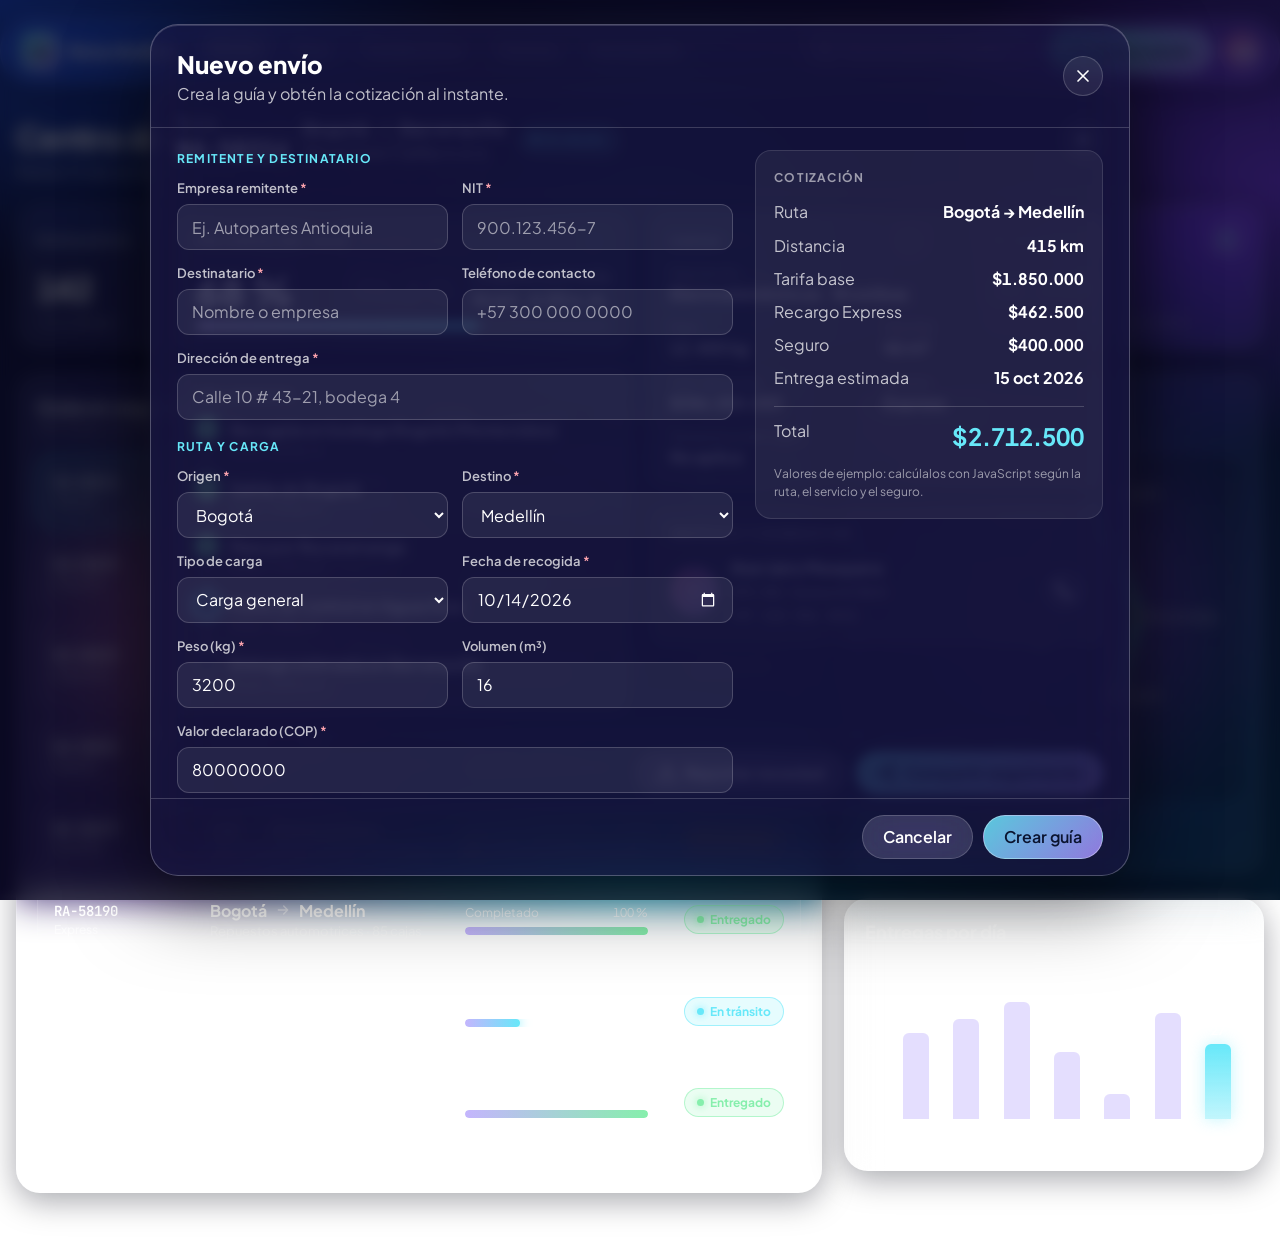
<file: Ejercicio_9/index.html>
<!DOCTYPE html>
<html lang="es">
<head>
  <meta charset="UTF-8">
  <meta name="viewport" content="width=device-width, initial-scale=1">
  <title>Ruta Andina · Logística</title>
  <link rel="preconnect" href="https://fonts.googleapis.com">
  <link rel="preconnect" href="https://fonts.gstatic.com" crossorigin>
  <link rel="stylesheet" href="https://fonts.googleapis.com/css2?family=JetBrains+Mono:wght@500;600&family=Plus+Jakarta+Sans:wght@400;500;600;700;800&display=swap">
  <link rel="stylesheet" href="styles.css">
</head>
<body>

  <!--
    EJERCICIO 9 · Panel de transporte y logística (estilo glassmorfismo)
    ----------------------------------------------------------------------
    Todo está construido y visible a propósito. Al abrir el archivo verás:
      · el modal #shipment-detail (detalle de la guía RA-58214) y
      · el modal #modal-new-shipment (formulario) encima de todo.

    Tarea del estudiante (JavaScript):
      1. Al iniciar: ocultar #shipment-detail y #modal-new-shipment.
      2. Clic en un envío .shipment -> mostrar #shipment-detail con sus data-*
         y resaltar su ruta en el mapa (#route-…).
      3. Botón #btn-new-shipment -> mostrar el formulario de nuevo envío.

    Pista: la clase .hidden (ver styles.css) oculta cualquier elemento.
  -->

  <span class="blob blob--1" aria-hidden="true"></span>
  <span class="blob blob--2" aria-hidden="true"></span>
  <span class="blob blob--3" aria-hidden="true"></span>

  <svg class="sprite" aria-hidden="true">
    <symbol id="i-truck" viewBox="0 0 24 24"><rect x="1" y="6" width="14" height="10" rx="1"/><path d="M15 9h4l3 3v4h-7z"/><circle cx="6" cy="18" r="2"/><circle cx="18" cy="18" r="2"/></symbol>
    <symbol id="i-box" viewBox="0 0 24 24"><path d="M3 7l9-4 9 4v10l-9 4-9-4z"/><path d="M3 7l9 4 9-4M12 11v10"/></symbol>
    <symbol id="i-clock" viewBox="0 0 24 24"><circle cx="12" cy="12" r="9"/><path d="M12 7v5l3 3"/></symbol>
    <symbol id="i-road" viewBox="0 0 24 24"><path d="M5 21L9 3M19 21L15 3M12 5v2M12 11v2M12 17v2"/></symbol>
    <symbol id="i-arrow" viewBox="0 0 24 24"><path d="M5 12h14M13 6l6 6-6 6"/></symbol>
    <symbol id="i-plus" viewBox="0 0 24 24"><path d="M12 5v14M5 12h14"/></symbol>
    <symbol id="i-x" viewBox="0 0 24 24"><path d="M18 6L6 18M6 6l12 12"/></symbol>
    <symbol id="i-search" viewBox="0 0 24 24"><circle cx="11" cy="11" r="7"/><path d="M21 21l-4.3-4.3"/></symbol>
    <symbol id="i-phone" viewBox="0 0 24 24"><path d="M22 16.9v3a2 2 0 0 1-2.2 2 19.8 19.8 0 0 1-8.6-3.1 19.5 19.5 0 0 1-6-6A19.8 19.8 0 0 1 2.1 4.2 2 2 0 0 1 4.1 2h3a2 2 0 0 1 2 1.7c.1.9.4 1.8.7 2.7a2 2 0 0 1-.5 2.1L8 9.8a16 16 0 0 0 6 6l1.3-1.3a2 2 0 0 1 2.1-.4c.9.3 1.8.6 2.7.7a2 2 0 0 1 1.7 2z"/></symbol>
    <symbol id="i-share" viewBox="0 0 24 24"><circle cx="18" cy="5" r="3"/><circle cx="6" cy="12" r="3"/><circle cx="18" cy="19" r="3"/><path d="M8.6 13.5l6.8 4M15.4 6.5l-6.8 4"/></symbol>
    <symbol id="i-alert" viewBox="0 0 24 24"><path d="M10.3 3.9L1.8 18a2 2 0 0 0 1.7 3h17a2 2 0 0 0 1.7-3L13.7 3.9a2 2 0 0 0-3.4 0z"/><path d="M12 9v4M12 17h.01"/></symbol>
  </svg>

  <!-- ===================== BARRA SUPERIOR ===================== -->
  <header class="topbar glass">
    <div class="brand"><span class="brand-mark"><svg class="icon"><use href="#i-truck"/></svg></span>Ruta Andina</div>
    <nav class="nav" aria-label="Principal">
      <a href="#" class="is-active" aria-current="page">Envíos</a>
      <a href="#">Flota</a>
      <a href="#">Conductores</a>
      <a href="#">Clientes</a>
      <a href="#">Facturación</a>
    </nav>
    <div class="topbar-actions">
      <label class="search"><svg class="icon"><use href="#i-search"/></svg><input type="search" id="search-shipment" placeholder="Buscar guía o ciudad" aria-label="Buscar envío"></label>
      <button type="button" class="btn btn--primary" id="btn-new-shipment"><svg class="icon"><use href="#i-plus"/></svg>Nuevo envío</button>
      <span class="avatar" aria-label="Natalia Quiroga">NQ</span>
    </div>
  </header>

  <main class="page">
    <div class="page-head">
      <h1>Centro de control de envíos</h1>
      <p>Martes 13 de octubre de 2026 · 3:30 p. m. · operación nacional</p>
    </div>

    <section class="kpis" aria-label="Indicadores">
      <article class="kpi glass"><p class="kpi-top">Envíos activos<svg class="icon"><use href="#i-box"/></svg></p><p class="kpi-value num">142</p><p class="kpi-note">4 con retraso</p></article>
      <article class="kpi glass"><p class="kpi-top">Entregas a tiempo<svg class="icon"><use href="#i-clock"/></svg></p><p class="kpi-value num">94,2 %</p><p class="kpi-note"><strong>▲ 1,4 pp</strong> frente a septiembre</p></article>
      <article class="kpi glass"><p class="kpi-top">Flota en ruta<svg class="icon"><use href="#i-truck"/></svg></p><p class="kpi-value num">38 / 52</p><p class="kpi-note">73 % de los camiones</p></article>
      <article class="kpi glass"><p class="kpi-top">Km recorridos hoy<svg class="icon"><use href="#i-road"/></svg></p><p class="kpi-value num">18.640</p><p class="kpi-note">Promedio de 490 km por camión</p></article>
    </section>

    <div class="workspace">
      <!-- ============ LISTA DE ENVÍOS ============ -->
      <section class="panel glass" aria-labelledby="shipments-title">
        <div class="panel-head">
          <div>
            <h2 id="shipments-title">Guías en seguimiento</h2>
            <p>Mostrando 8 de 142</p>
          </div>
          <div class="segmented" role="group" aria-label="Filtrar por estado">
            <button type="button" class="is-active" data-filter="all">Todos</button>
            <button type="button" data-filter="En tránsito">En tránsito</button>
            <button type="button" data-filter="Retrasado">Retrasados</button>
            <button type="button" data-filter="Entregado">Entregados</button>
          </div>
        </div>
        <div class="shipments" id="shipment-list">

            <article class="shipment is-selected st-transit" tabindex="0"
                     data-code="RA-58214"
                     data-origin="Bogotá"
                     data-destination="Barranquilla"
                     data-route="BOG-BAQ"
                     data-status="En tránsito"
                     data-progress="68"
                     data-eta="14 oct · 6:00 a. m."
                     data-truck="WPL 482 · Kenworth T800"
                     data-driver="Jhon Jairo Mosquera"
                     data-phone="+57 310 556 2041"
                     data-cargo="Electrodomésticos · 18 estibas"
                     data-weight="12400"
                     data-volume="46"
                     data-value="386000000"
                     data-client="Almacenes Caribe S.A.S."
                     data-priority="Express"
                     data-temperature=""
                     data-events="12 oct · 6:20 p. m.~Recogida en bodega Bogotá (Montevideo)~done|12 oct · 9:05 p. m.~Salida de Bogotá~done|13 oct · 7:40 a. m.~Paso por Bucaramanga~done|13 oct · 3:10 p. m.~Punto de control en Aguachica~current|14 oct · 6:00 a. m.~Entrega estimada en Barranquilla~pending">
              <p class="code">RA-58214<small>Express</small></p>
              <div>
                <p class="route">Bogotá <svg class="icon"><use href="#i-arrow"/></svg> Barranquilla</p>
                <p class="cargo">Electrodomésticos · 18 estibas</p>
              </div>
              <div>
                <p class="progress-line"><span>ETA 14 oct · 6:00 a. m.</span><span class="num">68 %</span></p>
                <div class="progress"><span style="--v:68"></span></div>
              </div>
              <span class="pill">En tránsito</span>
            </article>

            <article class="shipment st-transit" tabindex="0"
                     data-code="RA-58209"
                     data-origin="Medellín"
                     data-destination="Cartagena"
                     data-route="MDE-CTG"
                     data-status="En tránsito"
                     data-progress="42"
                     data-eta="14 oct · 2:00 p. m."
                     data-truck="SRT 915 · International 7400"
                     data-driver="Luis Ángel Pérez"
                     data-phone="+57 300 812 4470"
                     data-cargo="Textiles · 240 cajas"
                     data-weight="8600"
                     data-volume="38"
                     data-value="214000000"
                     data-client="Moda Costeña Ltda."
                     data-priority="Estándar"
                     data-temperature=""
                     data-events="13 oct · 5:00 a. m.~Recogida en Itagüí~done|13 oct · 6:30 a. m.~Salida de Medellín~done|13 oct · 1:15 p. m.~Paso por Caucasia~current|14 oct · 2:00 p. m.~Entrega estimada en Cartagena~pending">
              <p class="code">RA-58209<small>Estándar</small></p>
              <div>
                <p class="route">Medellín <svg class="icon"><use href="#i-arrow"/></svg> Cartagena</p>
                <p class="cargo">Textiles · 240 cajas</p>
              </div>
              <div>
                <p class="progress-line"><span>ETA 14 oct · 2:00 p. m.</span><span class="num">42 %</span></p>
                <div class="progress"><span style="--v:42"></span></div>
              </div>
              <span class="pill">En tránsito</span>
            </article>

            <article class="shipment st-delayed" tabindex="0"
                     data-code="RA-58205"
                     data-origin="Buenaventura"
                     data-destination="Bogotá"
                     data-route="BUN-BOG"
                     data-status="Retrasado"
                     data-progress="55"
                     data-eta="14 oct · 9:00 p. m. (7 h de retraso)"
                     data-truck="TKG 207 · Freightliner M2"
                     data-driver="Wilmer Andrés Rentería"
                     data-phone="+57 312 908 3316"
                     data-cargo="Contenedor 40 pies · insumos importados"
                     data-weight="24800"
                     data-volume="67"
                     data-value="1250000000"
                     data-client="Importadora Pacífico S.A."
                     data-priority="Dedicado"
                     data-temperature=""
                     data-events="12 oct · 4:00 p. m.~Retiro del contenedor en el puerto de Buenaventura~done|12 oct · 11:30 p. m.~Paso por Buga~done|13 oct · 9:20 a. m.~Detenido: cierre vial en La Línea por derrumbe~current|14 oct · 9:00 p. m.~Entrega estimada en Bogotá~pending">
              <p class="code">RA-58205<small>Dedicado</small></p>
              <div>
                <p class="route">Buenaventura <svg class="icon"><use href="#i-arrow"/></svg> Bogotá</p>
                <p class="cargo">Contenedor 40 pies · insumos importados</p>
              </div>
              <div>
                <p class="progress-line"><span>ETA 14 oct · 9:00 p. m.</span><span class="num">55 %</span></p>
                <div class="progress"><span style="--v:55"></span></div>
              </div>
              <span class="pill">Retrasado</span>
            </article>

            <article class="shipment st-transit" tabindex="0"
                     data-code="RA-58201"
                     data-origin="Bogotá"
                     data-destination="Cali"
                     data-route="BOG-CLO"
                     data-status="En tránsito"
                     data-progress="81"
                     data-eta="13 oct · 9:30 p. m."
                     data-truck="FRZ 330 · Hino 500 refrigerado"
                     data-driver="Diana Marcela Ruiz"
                     data-phone="+57 315 447 9082"
                     data-cargo="Medicamentos · cadena de frío 2–8 °C"
                     data-weight="3200"
                     data-volume="18"
                     data-value="540000000"
                     data-client="Droguerías del Valle"
                     data-priority="Express"
                     data-temperature="4,6 °C"
                     data-events="12 oct · 10:00 p. m.~Cargue refrigerado en Funza~done|13 oct · 6:10 a. m.~Paso por Ibagué~done|13 oct · 2:45 p. m.~Paso por Buga · temperatura estable~current|13 oct · 9:30 p. m.~Entrega estimada en Cali~pending">
              <p class="code">RA-58201<small>Express</small></p>
              <div>
                <p class="route">Bogotá <svg class="icon"><use href="#i-arrow"/></svg> Cali</p>
                <p class="cargo">Medicamentos · cadena de frío 2–8 °C</p>
              </div>
              <div>
                <p class="progress-line"><span>ETA 13 oct · 9:30 p. m.</span><span class="num">81 %</span></p>
                <div class="progress"><span style="--v:81"></span></div>
              </div>
              <span class="pill">En tránsito</span>
            </article>

            <article class="shipment st-warehouse" tabindex="0"
                     data-code="RA-58197"
                     data-origin="Cali"
                     data-destination="Buenaventura"
                     data-route="CLO-BUN"
                     data-status="En bodega"
                     data-progress="5"
                     data-eta="14 oct · 11:00 a. m."
                     data-truck="BNV 118 · Kenworth T370"
                     data-driver="Óscar Iván Caicedo"
                     data-phone="+57 318 220 7765"
                     data-cargo="Azúcar para exportación · 640 bultos"
                     data-weight="32000"
                     data-volume="40"
                     data-value="98000000"
                     data-client="Ingenio La Esperanza"
                     data-priority="Estándar"
                     data-temperature=""
                     data-events="13 oct · 4:30 p. m.~Cargue en bodega Acopi (Yumbo)~current|14 oct · 5:00 a. m.~Salida programada de Cali~pending|14 oct · 11:00 a. m.~Entrega estimada en el puerto de Buenaventura~pending">
              <p class="code">RA-58197<small>Estándar</small></p>
              <div>
                <p class="route">Cali <svg class="icon"><use href="#i-arrow"/></svg> Buenaventura</p>
                <p class="cargo">Azúcar para exportación · 640 bultos</p>
              </div>
              <div>
                <p class="progress-line"><span>ETA 14 oct · 11:00 a. m.</span><span class="num">5 %</span></p>
                <div class="progress"><span style="--v:5"></span></div>
              </div>
              <span class="pill">En bodega</span>
            </article>

            <article class="shipment st-delivered" tabindex="0"
                     data-code="RA-58190"
                     data-origin="Bogotá"
                     data-destination="Medellín"
                     data-route="BOG-MDE"
                     data-status="Entregado"
                     data-progress="100"
                     data-eta="Entregado el 13 oct · 10:15 a. m."
                     data-truck="PQR 664 · Chevrolet NPR"
                     data-driver="Camilo Andrés Suárez"
                     data-phone="+57 301 778 1290"
                     data-cargo="Repuestos automotrices · 85 cajas"
                     data-weight="2900"
                     data-volume="14"
                     data-value="156000000"
                     data-client="Autopartes Antioquia"
                     data-priority="Express"
                     data-temperature=""
                     data-events="12 oct · 8:00 p. m.~Salida de Bogotá~done|13 oct · 4:30 a. m.~Paso por Puerto Triunfo~done|13 oct · 10:15 a. m.~Entregado en Medellín · firmó Andrea Gil~done">
              <p class="code">RA-58190<small>Express</small></p>
              <div>
                <p class="route">Bogotá <svg class="icon"><use href="#i-arrow"/></svg> Medellín</p>
                <p class="cargo">Repuestos automotrices · 85 cajas</p>
              </div>
              <div>
                <p class="progress-line"><span>Completado</span><span class="num">100 %</span></p>
                <div class="progress"><span style="--v:100"></span></div>
              </div>
              <span class="pill">Entregado</span>
            </article>

            <article class="shipment st-transit" tabindex="0"
                     data-code="RA-58188"
                     data-origin="Barranquilla"
                     data-destination="Bucaramanga"
                     data-route="BGA-BAQ"
                     data-status="En tránsito"
                     data-progress="30"
                     data-eta="14 oct · 4:00 p. m."
                     data-truck="XTD 451 · Volvo FH"
                     data-driver="Rafael Enrique Daza"
                     data-phone="+57 304 665 2218"
                     data-cargo="Materiales de construcción · cemento y varilla"
                     data-weight="28000"
                     data-volume="30"
                     data-value="72000000"
                     data-client="Constructora Santander"
                     data-priority="Estándar"
                     data-temperature=""
                     data-events="13 oct · 6:00 a. m.~Cargue en zona industrial de Barranquilla~done|13 oct · 11:40 a. m.~Paso por Bosconia~current|14 oct · 4:00 p. m.~Entrega estimada en Bucaramanga~pending">
              <p class="code">RA-58188<small>Estándar</small></p>
              <div>
                <p class="route">Barranquilla <svg class="icon"><use href="#i-arrow"/></svg> Bucaramanga</p>
                <p class="cargo">Materiales de construcción · cemento y varilla</p>
              </div>
              <div>
                <p class="progress-line"><span>ETA 14 oct · 4:00 p. m.</span><span class="num">30 %</span></p>
                <div class="progress"><span style="--v:30"></span></div>
              </div>
              <span class="pill">En tránsito</span>
            </article>

            <article class="shipment st-delivered" tabindex="0"
                     data-code="RA-58183"
                     data-origin="Medellín"
                     data-destination="Pereira"
                     data-route="MDE-PEI"
                     data-status="Entregado"
                     data-progress="100"
                     data-eta="Entregado el 12 oct · 5:40 p. m."
                     data-truck="JHL 732 · Foton Aumark"
                     data-driver="Sandra Milena Arango"
                     data-phone="+57 320 114 5579"
                     data-cargo="Alimentos procesados · 120 cajas"
                     data-weight="4100"
                     data-volume="20"
                     data-value="63000000"
                     data-client="Supermercados del Eje"
                     data-priority="Estándar"
                     data-temperature=""
                     data-events="12 oct · 9:00 a. m.~Salida de Medellín~done|12 oct · 1:20 p. m.~Paso por La Pintada~done|12 oct · 5:40 p. m.~Entregado en Pereira · firmó Jorge Castaño~done">
              <p class="code">RA-58183<small>Estándar</small></p>
              <div>
                <p class="route">Medellín <svg class="icon"><use href="#i-arrow"/></svg> Pereira</p>
                <p class="cargo">Alimentos procesados · 120 cajas</p>
              </div>
              <div>
                <p class="progress-line"><span>Completado</span><span class="num">100 %</span></p>
                <div class="progress"><span style="--v:100"></span></div>
              </div>
              <span class="pill">Entregado</span>
            </article>
        </div>
        <p class="list-foot">Actualizado hace 2 minutos por GPS</p>
      </section>

      <!-- ============ MAPA Y GRÁFICO ============ -->
      <aside class="side">
        <section class="panel glass" aria-labelledby="map-title">
          <div class="panel-head">
            <div>
              <h2 id="map-title">Mapa de rutas</h2>
              <p>Corredores activos en Colombia</p>
            </div>
          </div>
          <div class="map">
            <svg viewBox="-34 0 394 360" role="img" aria-label="Mapa esquemático de rutas entre ciudades de Colombia">
              <g id="map-routes">
                <polyline class="map-route is-active" id="route-BOG-BAQ" points="225,250 250,168 200,40"/>
                <polyline class="map-route" id="route-BGA-BAQ" points="250,168 200,40"/>
                <polyline class="map-route" id="route-MDE-CTG" points="150,200 140,130 165,62"/>
                <polyline class="map-route" id="route-BUN-BOG" points="60,300 115,285 175,275 225,250"/>
                <polyline class="map-route" id="route-BOG-CLO" points="225,250 170,292 110,310"/>
                <polyline class="map-route" id="route-CLO-BUN" points="110,310 60,300"/>
                <polyline class="map-route" id="route-BOG-MDE" points="225,250 185,215 150,200"/>
                <polyline class="map-route" id="route-MDE-PEI" points="150,200 140,258"/>
              </g>
              <g id="map-cities">
                <g class="map-city" data-city="BAQ"><circle cx="200" cy="40" r="5"/><text x="210" y="44" text-anchor="start">Barranquilla</text></g>
                <g class="map-city" data-city="CTG"><circle cx="165" cy="62" r="5"/><text x="155" y="66" text-anchor="end">Cartagena</text></g>
                <g class="map-city" data-city="BGA"><circle cx="250" cy="168" r="5"/><text x="260" y="172" text-anchor="start">Bucaramanga</text></g>
                <g class="map-city is-hub" data-city="MDE"><circle cx="150" cy="200" r="7"/><text x="140" y="204" text-anchor="end">Medellín</text></g>
                <g class="map-city is-hub" data-city="BOG"><circle cx="225" cy="250" r="7"/><text x="235" y="254" text-anchor="start">Bogotá</text></g>
                <g class="map-city" data-city="PEI"><circle cx="140" cy="258" r="5"/><text x="130" y="262" text-anchor="end">Pereira</text></g>
                <g class="map-city is-hub" data-city="CLO"><circle cx="110" cy="310" r="7"/><text x="110" y="332" text-anchor="middle">Cali</text></g>
                <g class="map-city" data-city="BUN"><circle cx="60" cy="300" r="5"/><text x="50" y="304" text-anchor="end">Buenaventura</text></g>
              </g>
              <g id="map-trucks">
                <circle class="map-truck" data-shipment="RA-58214" cx="226" cy="106.5" r="6"><title>RA-58214 · 68 %</title></circle>
                <circle class="map-truck" data-shipment="RA-58209" cx="141.5" cy="140.5" r="6"><title>RA-58209 · 42 %</title></circle>
                <circle class="map-truck map-truck--delayed" data-shipment="RA-58205" cx="153" cy="278.7" r="6"><title>RA-58205 · 55 %</title></circle>
                <circle class="map-truck" data-shipment="RA-58201" cx="134" cy="302.8" r="6"><title>RA-58201 · 81 %</title></circle>
                <circle class="map-truck" data-shipment="RA-58197" cx="107.5" cy="309.5" r="6"><title>RA-58197 · 5 %</title></circle>
                <circle class="map-truck" data-shipment="RA-58188" cx="215" cy="78.4" r="6"><title>RA-58188 · 30 %</title></circle>
              </g>
            </svg>
          </div>
          <p class="map-legend">
            <span><i style="--c:var(--cyan)"></i>Camión en ruta</span>
            <span><i style="--c:var(--coral)"></i>Camión retrasado</span>
            <span><i style="--c:var(--violet)"></i>Centro de distribución</span>
          </p>
        </section>

        <section class="panel glass" aria-labelledby="deliveries-title">
          <div class="panel-head">
            <div>
              <h2 id="deliveries-title">Entregas por día</h2>
              <p>Últimos 7 días · hoy hasta las 3:30 p. m.</p>
            </div>
          </div>
          <div class="col-chart" role="img" aria-label="Entregas por día: mié 31, jue 36, vie 42, sáb 24, dom 9, lun 38, mar 27">
            <div class="y-axis"><span>50</span><span>25</span><span>0</span></div>
            <div class="plot">
              <div class="bar" style="--v:62" title="mié: 31 entregas"></div>
              <div class="bar" style="--v:72" title="jue: 36 entregas"></div>
              <div class="bar" style="--v:84" title="vie: 42 entregas"><span class="bar-value">42</span></div>
              <div class="bar" style="--v:48" title="sáb: 24 entregas"></div>
              <div class="bar" style="--v:18" title="dom: 9 entregas"></div>
              <div class="bar" style="--v:76" title="lun: 38 entregas"></div>
              <div class="bar bar--current" style="--v:54" title="mar: 27 entregas"><span class="bar-value">27</span></div>
            </div>
            <div class="x-axis"><span>mié</span><span>jue</span><span>vie</span><span>sáb</span><span>dom</span><span>lun</span><span>mar</span></div>
          </div>
        </section>
      </aside>
    </div>
  </main>


  <!-- ======================================================================
       MODAL · DETALLE DEL ENVÍO (datos de ejemplo: RA-58214)
       ====================================================================== -->
  <div class="modal-overlay" id="shipment-detail">
    <section class="modal" role="dialog" aria-modal="true" aria-labelledby="detail-code">
      <header class="modal-head">
        <div>
          <p class="mono" style="color:var(--text-2)">Guía</p>
          <h2 class="mono" id="detail-code">RA-58214</h2>
        </div>
        <div>
          <p class="route" style="font-size:1.125rem" id="detail-route">Bogotá <svg class="icon"><use href="#i-arrow"/></svg> Barranquilla</p>
          <p id="detail-client">Almacenes Caribe S.A.S.</p>
        </div>
        <span class="pill st-transit" id="detail-status">En tránsito</span>
        <button type="button" class="icon-button" id="btn-close-detail" aria-label="Cerrar detalle"><svg class="icon"><use href="#i-x"/></svg></button>
      </header>

      <div class="modal-body">
        <div>
          <div class="box">
            <h3>Progreso del viaje</h3>
            <div class="big-progress"><strong class="num" id="detail-progress">68 %</strong><span>Llegada estimada<b id="detail-eta">14 oct · 6:00 a. m.</b></span></div>
            <div class="progress st-transit"><span id="detail-progress-bar" style="--v:68"></span></div>
          </div>
          <div class="box">
            <h3>Seguimiento</h3>
            <ol class="timeline" id="detail-timeline">
              <li class="event is-done"><span class="event-dot"></span><div><p>Recogida en bodega Bogotá (Montevideo)</p><small>12 oct · 6:20 p. m.</small></div></li>
              <li class="event is-done"><span class="event-dot"></span><div><p>Salida de Bogotá</p><small>12 oct · 9:05 p. m.</small></div></li>
              <li class="event is-done"><span class="event-dot"></span><div><p>Paso por Bucaramanga</p><small>13 oct · 7:40 a. m.</small></div></li>
              <li class="event is-current"><span class="event-dot"></span><div><p>Punto de control en Aguachica</p><small>13 oct · 3:10 p. m.</small></div></li>
              <li class="event"><span class="event-dot"></span><div><p>Entrega estimada en Barranquilla</p><small>14 oct · 6:00 a. m.</small></div></li>
            </ol>
          </div>
        </div>

        <div>
          <div class="box">
            <h3>Carga</h3>
            <dl class="info-grid">
              <div class="wide"><dt>Descripción</dt><dd id="detail-cargo">Electrodomésticos · 18 estibas</dd></div>
              <div><dt>Peso</dt><dd class="num" id="detail-weight">12.400 kg</dd></div>
              <div><dt>Volumen</dt><dd class="num" id="detail-volume">46 m³</dd></div>
              <div><dt>Valor declarado</dt><dd class="num" id="detail-value">$386.000.000</dd></div>
              <div><dt>Servicio</dt><dd id="detail-priority">Express</dd></div>
              <div class="wide" id="detail-temp-row"><dt>Temperatura del furgón</dt><dd id="detail-temperature">No aplica</dd></div>
            </dl>
          </div>
          <div class="box">
            <h3>Vehículo y conductor</h3>
            <div class="driver">
              <span class="avatar" id="detail-driver-initials">JJ</span>
              <div>
                <strong id="detail-driver">Jhon Jairo Mosquera</strong>
                <span id="detail-truck">WPL 482 · Kenworth T800</span><br>
                <span class="mono" id="detail-phone">+57 310 556 2041</span>
              </div>
              <button type="button" class="icon-button" id="btn-call-driver" aria-label="Llamar al conductor"><svg class="icon"><use href="#i-phone"/></svg></button>
            </div>
          </div>
        </div>
      </div>

      <footer class="modal-foot">
        <button type="button" class="btn" id="btn-report-incident"><svg class="icon"><use href="#i-alert"/></svg>Reportar novedad</button>
        <button type="button" class="btn btn--primary" id="btn-share-tracking"><svg class="icon"><use href="#i-share"/></svg>Compartir seguimiento</button>
      </footer>
    </section>
  </div>


  <!-- ======================================================================
       MODAL · NUEVO ENVÍO
       ====================================================================== -->
  <div class="modal-overlay" id="modal-new-shipment">
    <section class="modal" role="dialog" aria-modal="true" aria-labelledby="new-title">
      <header class="modal-head">
        <div>
          <h2 id="new-title">Nuevo envío</h2>
          <p>Crea la guía y obtén la cotización al instante.</p>
        </div>
        <button type="button" class="icon-button" id="btn-close-modal" aria-label="Cerrar formulario"><svg class="icon"><use href="#i-x"/></svg></button>
      </header>

      <form id="new-shipment-form" style="display:contents">
        <div class="modal-body" style="grid-template-columns:minmax(0,1.6fr) minmax(0,1fr)">
          <div>
            <div class="form-section">
              <h3>Remitente y destinatario</h3>
              <div class="form-grid">
                <div class="field">
                  <label for="sh-sender">Empresa remitente <span class="req">*</span></label>
                  <input class="input" type="text" id="sh-sender" name="sender" placeholder="Ej. Autopartes Antioquia" required>
                </div>
                <div class="field">
                  <label for="sh-nit">NIT <span class="req">*</span></label>
                  <input class="input" type="text" id="sh-nit" name="nit" placeholder="900.123.456-7" required>
                </div>
                <div class="field">
                  <label for="sh-receiver">Destinatario <span class="req">*</span></label>
                  <input class="input" type="text" id="sh-receiver" name="receiver" placeholder="Nombre o empresa" required>
                </div>
                <div class="field">
                  <label for="sh-phone">Teléfono de contacto</label>
                  <input class="input" type="tel" id="sh-phone" name="phone" placeholder="+57 300 000 0000">
                </div>
                <div class="field field--full">
                  <label for="sh-address">Dirección de entrega <span class="req">*</span></label>
                  <input class="input" type="text" id="sh-address" name="address" placeholder="Calle 10 # 43-21, bodega 4" required>
                </div>
              </div>
            </div>

            <div class="form-section">
              <h3>Ruta y carga</h3>
              <div class="form-grid">
                <div class="field">
                  <label for="sh-origin">Origen <span class="req">*</span></label>
                  <select class="select" id="sh-origin" name="origin" required><option>Barranquilla</option><option>Cartagena</option><option>Bucaramanga</option><option>Medellín</option><option selected>Bogotá</option><option>Pereira</option><option>Cali</option><option>Buenaventura</option></select>
                </div>
                <div class="field">
                  <label for="sh-destination">Destino <span class="req">*</span></label>
                  <select class="select" id="sh-destination" name="destination" required><option>Barranquilla</option><option>Cartagena</option><option>Bucaramanga</option><option selected>Medellín</option><option>Bogotá</option><option>Pereira</option><option>Cali</option><option>Buenaventura</option></select>
                </div>
                <div class="field">
                  <label for="sh-cargo-type">Tipo de carga</label>
                  <select class="select" id="sh-cargo-type" name="cargoType">
                    <option>Carga general</option>
                    <option>Refrigerada</option>
                    <option>Frágil</option>
                    <option>Mercancía peligrosa</option>
                  </select>
                </div>
                <div class="field">
                  <label for="sh-pickup">Fecha de recogida <span class="req">*</span></label>
                  <input class="input" type="date" id="sh-pickup" name="pickup" value="2026-10-14" required>
                </div>
                <div class="field">
                  <label for="sh-weight">Peso (kg) <span class="req">*</span></label>
                  <input class="input" type="number" id="sh-weight" name="weight" min="1" value="3200" required>
                </div>
                <div class="field">
                  <label for="sh-volume">Volumen (m³)</label>
                  <input class="input" type="number" id="sh-volume" name="volume" min="0" step="0.5" value="16">
                </div>
                <div class="field field--full">
                  <label for="sh-value">Valor declarado (COP) <span class="req">*</span></label>
                  <input class="input" type="number" id="sh-value" name="value" min="0" step="100000" value="80000000" required>
                </div>
                <div class="field field--full">
                  <span class="label" id="sh-priority-label">Tipo de servicio</span>
                  <div class="choice-group" role="radiogroup" aria-labelledby="sh-priority-label">
                    <label class="choice"><input type="radio" name="priority" value="Estándar"><span>Estándar<small>2 a 3 días</small></span></label>
                    <label class="choice"><input type="radio" name="priority" value="Express" checked><span>Express<small>24 horas · +25 %</small></span></label>
                    <label class="choice"><input type="radio" name="priority" value="Dedicado"><span>Dedicado<small>Exclusivo · +60 %</small></span></label>
                  </div>
                </div>
                <div class="field field--full">
                  <label class="check"><input type="checkbox" id="sh-insurance" name="insurance" checked> Asegurar la carga (0,5 % del valor declarado)</label>
                  <label class="check"><input type="checkbox" id="sh-cold" name="coldChain"> Requiere cadena de frío</label>
                </div>
                <div class="field field--full">
                  <label for="sh-notes">Instrucciones especiales</label>
                  <textarea class="textarea" id="sh-notes" name="notes" placeholder="Horario de recibo, montacargas disponible, contacto en portería…"></textarea>
                </div>
              </div>
            </div>
          </div>

          <aside class="box quote" style="align-self:start" aria-labelledby="quote-title">
            <h3 id="quote-title">Cotización</h3>
            <dl>
              <div><dt>Ruta</dt><dd id="quote-route">Bogotá → Medellín</dd></div>
              <div><dt>Distancia</dt><dd class="num" id="quote-distance">415 km</dd></div>
              <div><dt>Tarifa base</dt><dd class="num" id="quote-base">$1.850.000</dd></div>
              <div><dt>Recargo Express</dt><dd class="num" id="quote-priority">$462.500</dd></div>
              <div><dt>Seguro</dt><dd class="num" id="quote-insurance">$400.000</dd></div>
              <div><dt>Entrega estimada</dt><dd id="quote-eta">15 oct 2026</dd></div>
              <div class="total"><dt>Total</dt><dd class="num" id="quote-total">$2.712.500</dd></div>
            </dl>
            <p class="quote-note">Valores de ejemplo: calcúlalos con JavaScript según la ruta, el servicio y el seguro.</p>
          </aside>
        </div>

        <footer class="modal-foot">
          <button type="button" class="btn" id="btn-cancel-shipment">Cancelar</button>
          <button type="submit" class="btn btn--primary" id="btn-save-shipment">Crear guía</button>
        </footer>
      </form>
    </section>
  </div>

  <script src="script.js"></script>
</body>
</html>
</file>
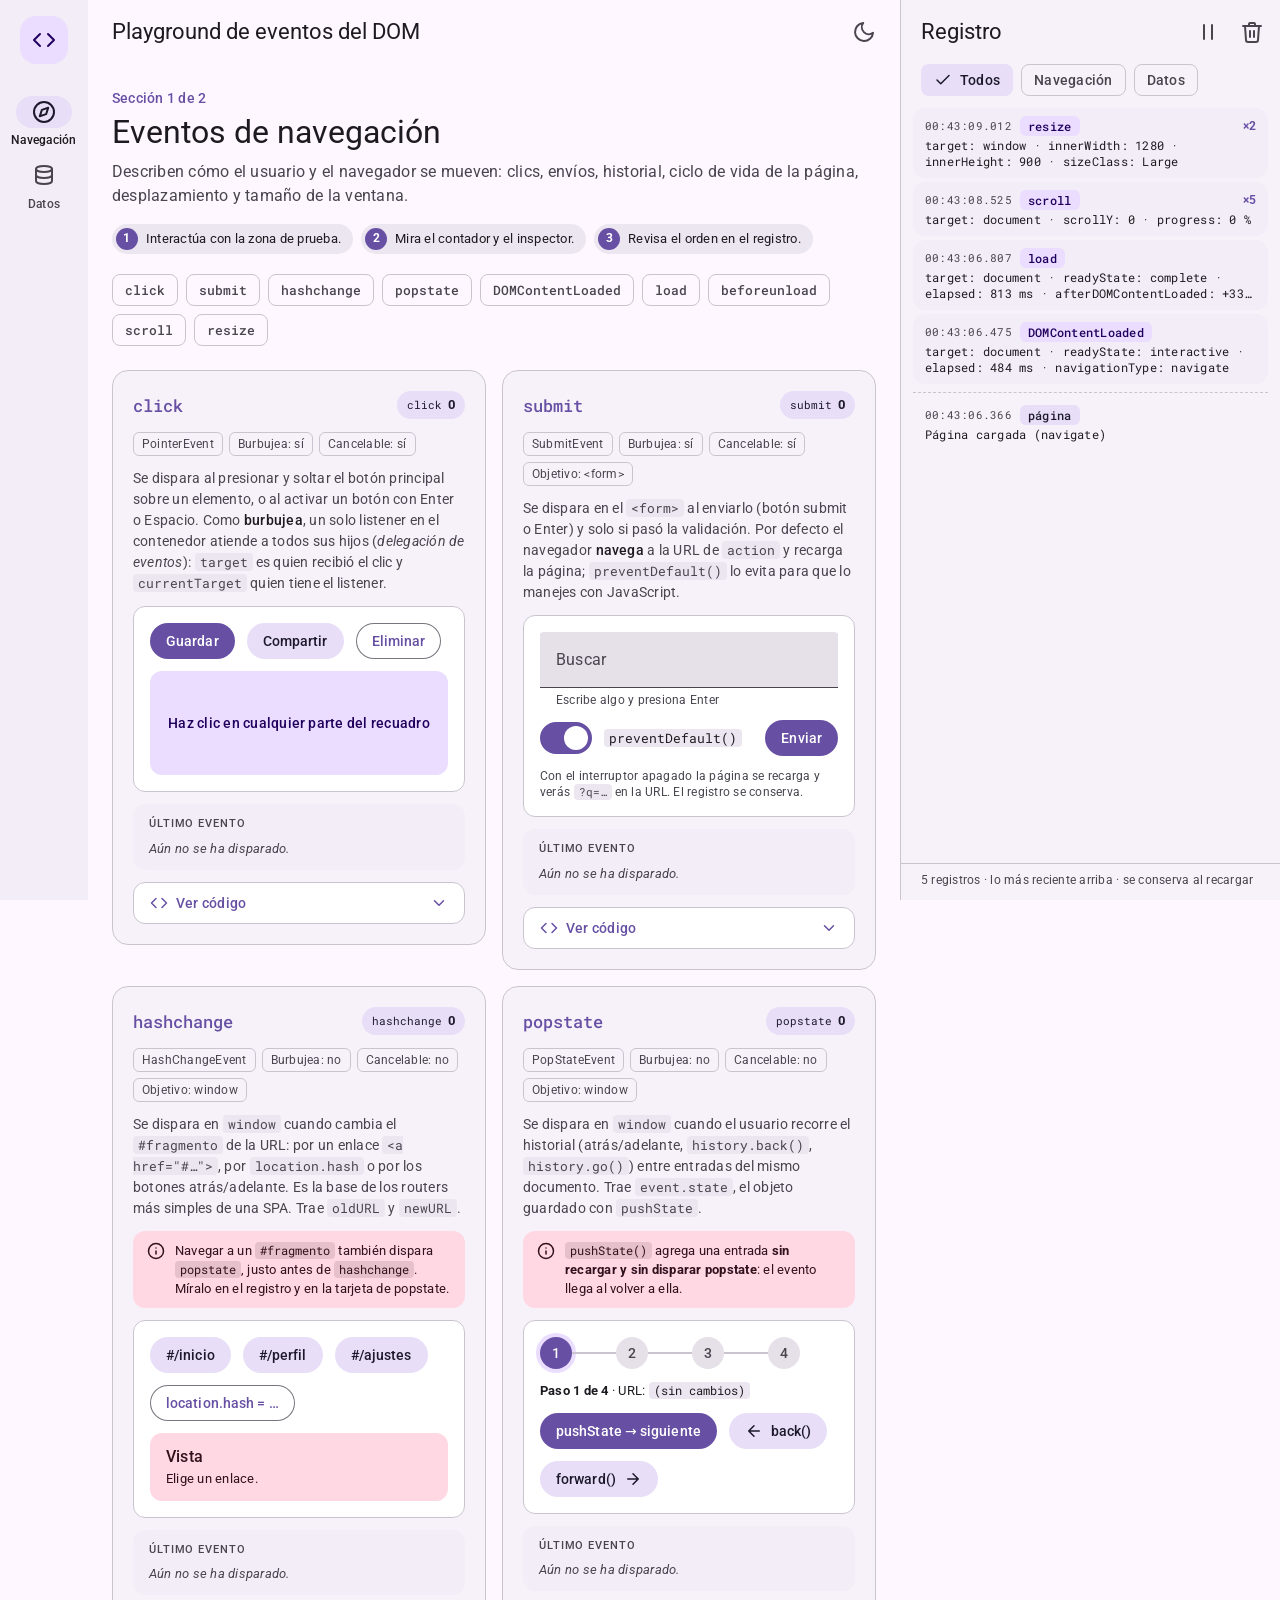
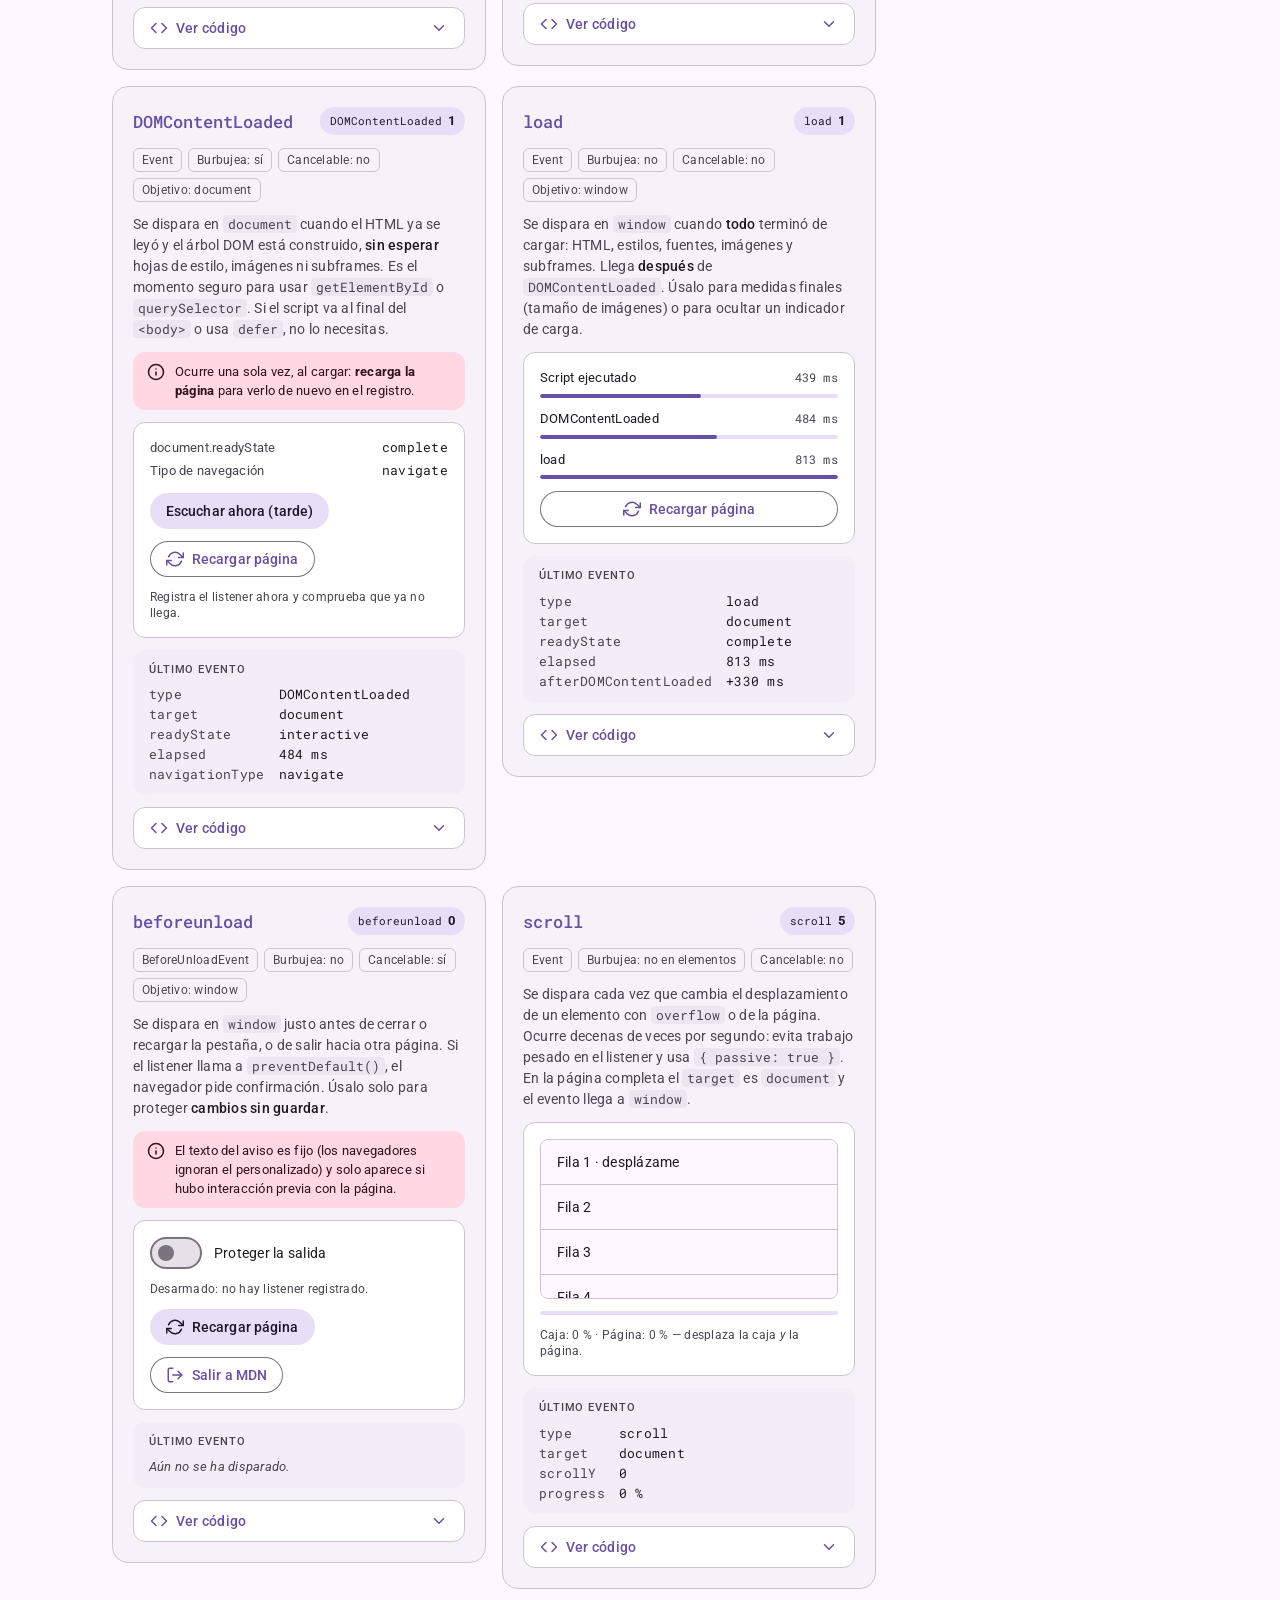
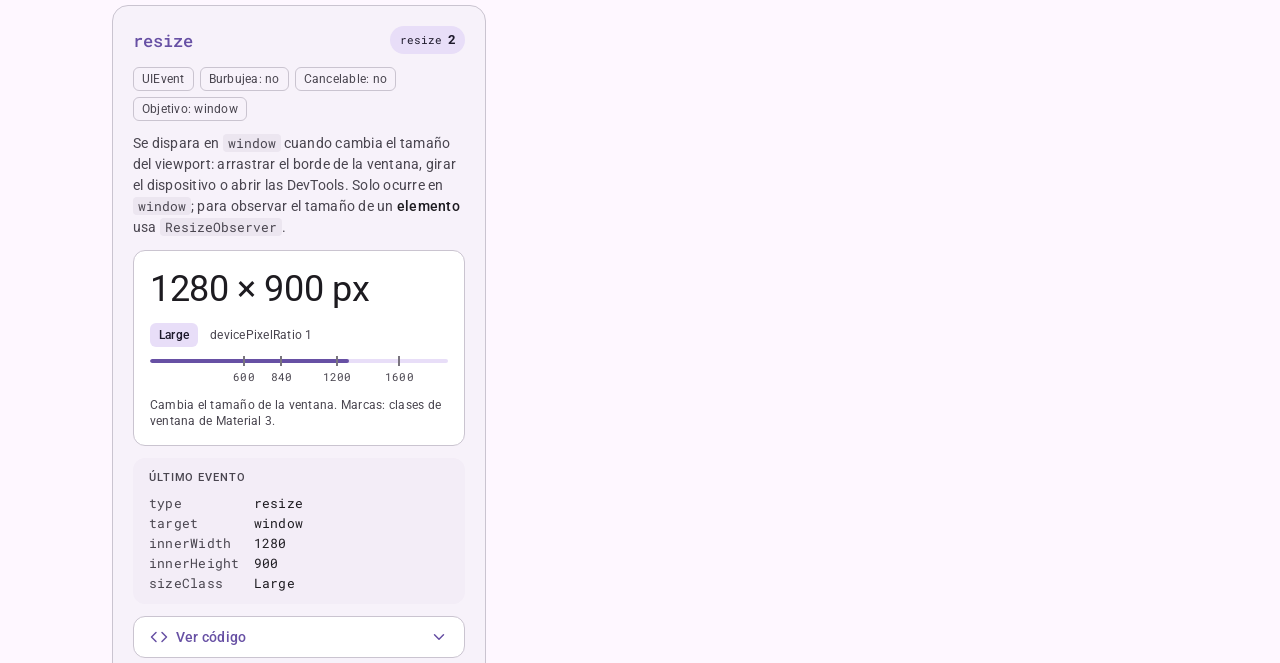
<file: EventosDOM/index.html>
<!DOCTYPE html>
<html lang="es">
<head>
  <meta charset="UTF-8">
  <meta name="viewport" content="width=device-width, initial-scale=1">
  <title>Playground · Eventos del DOM</title>

  <!-- Aplica el tema guardado ANTES de pintar para evitar el destello claro/oscuro -->
  <script>
    try {
      var savedTheme = localStorage.getItem("eventosdom.theme");
      document.documentElement.dataset.theme =
        savedTheme || (matchMedia("(prefers-color-scheme: dark)").matches ? "dark" : "light");
    } catch (error) {
      document.documentElement.dataset.theme = "light";
    }
  </script>

  <link rel="preconnect" href="https://fonts.googleapis.com">
  <link rel="preconnect" href="https://fonts.gstatic.com" crossorigin>
  <link rel="stylesheet" href="https://fonts.googleapis.com/css2?family=Roboto:wght@400;500;700&family=Roboto+Mono:wght@400;500&display=swap">
  <link rel="stylesheet" href="css/styles.css">
</head>
<body data-mode="completo">

  <!--
    PLAYGROUND · EVENTOS DEL DOM (Material Design 3)
    ------------------------------------------------------------------
    Cada tarjeta enseña un evento: explicación, zona de prueba, contador,
    inspector del último evento y el código. A la derecha está el
    registro global (lo más reciente arriba).

    Dos versiones del JavaScript (al final del archivo, deja activa UNA y
    comenta la otra):
      · js/control.js         → versión COMPLETA, todo funciona (docente).
      · js/control-retos.js   → listeners vacíos con retos (estudiantes).
    En ambas, js/base.js se carga primero: trae el registro, los contadores,
    el inspector y el tema. No hay que modificarlo.

    Secciones:
      Navegación (9): click, submit, hashchange, popstate, DOMContentLoaded,
                      load, beforeunload, scroll, resize.
      Datos (14):     input, change, focus/blur, keydown/keyup, submit,
                      invalid, dragstart/dragover/drop, paste, abort,
                      error, load, visibilitychange.
  -->

  <noscript>Este playground necesita JavaScript para funcionar.</noscript>

  <svg class="sprite" aria-hidden="true">
    <symbol id="i-compass" viewBox="0 0 24 24"><circle cx="12" cy="12" r="10"/><polygon points="16.24 7.76 14.12 14.12 7.76 16.24 9.88 9.88 16.24 7.76"/></symbol>
    <symbol id="i-database" viewBox="0 0 24 24"><ellipse cx="12" cy="5" rx="8" ry="3"/><path d="M4 5v6c0 1.7 3.6 3 8 3s8-1.3 8-3V5"/><path d="M4 11v6c0 1.7 3.6 3 8 3s8-1.3 8-3v-6"/></symbol>
    <symbol id="i-sun" viewBox="0 0 24 24"><circle cx="12" cy="12" r="4"/><path d="M12 2v2M12 20v2M4.93 4.93l1.41 1.41M17.66 17.66l1.41 1.41M2 12h2M20 12h2M4.93 19.07l1.41-1.41M17.66 6.34l1.41-1.41"/></symbol>
    <symbol id="i-moon" viewBox="0 0 24 24"><path d="M21 12.79A9 9 0 1 1 11.21 3 7 7 0 0 0 21 12.79z"/></symbol>
    <symbol id="i-terminal" viewBox="0 0 24 24"><polyline points="4 17 10 11 4 5"/><path d="M12 19h8"/></symbol>
    <symbol id="i-trash" viewBox="0 0 24 24"><path d="M3 6h18"/><path d="M19 6l-1 14a2 2 0 0 1-2 2H8a2 2 0 0 1-2-2L5 6"/><path d="M10 11v6M14 11v6"/><path d="M9 6V4a1 1 0 0 1 1-1h4a1 1 0 0 1 1 1v2"/></symbol>
    <symbol id="i-pause" viewBox="0 0 24 24"><path d="M8 5v14M16 5v14"/></symbol>
    <symbol id="i-play" viewBox="0 0 24 24"><polygon points="6 4 20 12 6 20 6 4"/></symbol>
    <symbol id="i-x" viewBox="0 0 24 24"><path d="M18 6L6 18M6 6l12 12"/></symbol>
    <symbol id="i-code" viewBox="0 0 24 24"><polyline points="16 18 22 12 16 6"/><polyline points="8 6 2 12 8 18"/></symbol>
    <symbol id="i-chevron" viewBox="0 0 24 24"><path d="M6 9l6 6 6-6"/></symbol>
    <symbol id="i-check" viewBox="0 0 24 24"><path d="M20 6L9 17l-5-5"/></symbol>
    <symbol id="i-refresh" viewBox="0 0 24 24"><polyline points="23 4 23 10 17 10"/><polyline points="1 20 1 14 7 14"/><path d="M3.51 9a9 9 0 0 1 14.85-3.36L23 10M1 14l4.64 4.36A9 9 0 0 0 20.49 15"/></symbol>
    <symbol id="i-arrow-left" viewBox="0 0 24 24"><path d="M19 12H5M12 19l-7-7 7-7"/></symbol>
    <symbol id="i-arrow-right" viewBox="0 0 24 24"><path d="M5 12h14M12 5l7 7-7 7"/></symbol>
    <symbol id="i-grip" viewBox="0 0 24 24"><circle cx="9" cy="6" r="1"/><circle cx="15" cy="6" r="1"/><circle cx="9" cy="12" r="1"/><circle cx="15" cy="12" r="1"/><circle cx="9" cy="18" r="1"/><circle cx="15" cy="18" r="1"/></symbol>
    <symbol id="i-upload" viewBox="0 0 24 24"><path d="M21 15v4a2 2 0 0 1-2 2H5a2 2 0 0 1-2-2v-4M17 8l-5-5-5 5M12 3v12"/></symbol>
    <symbol id="i-image" viewBox="0 0 24 24"><rect x="3" y="3" width="18" height="18" rx="2"/><circle cx="8.5" cy="8.5" r="1.5"/><path d="M21 15l-5-5L5 21"/></symbol>
    <symbol id="i-alert" viewBox="0 0 24 24"><path d="M10.29 3.86L1.82 18a2 2 0 0 0 1.71 3h16.94a2 2 0 0 0 1.71-3L13.71 3.86a2 2 0 0 0-3.42 0z"/><path d="M12 9v4M12 17h.01"/></symbol>
    <symbol id="i-info" viewBox="0 0 24 24"><circle cx="12" cy="12" r="10"/><path d="M12 16v-4M12 8h.01"/></symbol>
    <symbol id="i-log-out" viewBox="0 0 24 24"><path d="M9 21H5a2 2 0 0 1-2-2V5a2 2 0 0 1 2-2h4"/><polyline points="16 17 21 12 16 7"/><path d="M21 12H9"/></symbol>
  </svg>

  <div class="app">

    <!-- ===================== RIEL DE NAVEGACIÓN ===================== -->
    <nav class="rail" aria-label="Secciones del playground">
      <div class="rail__logo" aria-hidden="true"><svg class="icon"><use href="#i-code"/></svg></div>
      <button type="button" class="rail-item is-active" data-panel-target="nav" aria-current="page">
        <span class="rail-indicator"><svg class="icon"><use href="#i-compass"/></svg></span>
        Navegación
      </button>
      <button type="button" class="rail-item" data-panel-target="data">
        <span class="rail-indicator"><svg class="icon"><use href="#i-database"/></svg></span>
        Datos
      </button>
    </nav>

    <div class="main">

      <!-- ===================== BARRA SUPERIOR ===================== -->
      <header class="top-app-bar">
        <h1 class="top-app-bar__title">Playground de eventos del DOM</h1>
        <span class="mode-badge">Modo retos</span>
        <button type="button" class="icon-button" id="btn-theme" aria-label="Cambiar entre tema claro y oscuro" title="Cambiar tema">
          <svg class="icon icon--when-light"><use href="#i-moon"/></svg>
          <svg class="icon icon--when-dark"><use href="#i-sun"/></svg>
        </button>
        <button type="button" class="icon-button top-app-bar__log" id="btn-log-open" aria-label="Abrir el registro de eventos" title="Registro de eventos">
          <svg class="icon"><use href="#i-terminal"/></svg>
          <span class="badge" id="log-badge" hidden>0</span>
        </button>
      </header>

      <main>

        <!-- =====================================================================
             SECCIÓN 1 · EVENTOS DE NAVEGACIÓN
             ===================================================================== -->
        <section class="panel" id="panel-nav" data-panel="nav" aria-labelledby="title-nav">
          <header class="panel-head">
            <p class="panel-head__eyebrow">Sección 1 de 2</p>
            <h2 class="panel-head__title" id="title-nav">Eventos de navegación</h2>
            <p class="panel-head__text">Describen cómo el usuario y el navegador se mueven: clics, envíos, historial, ciclo de vida de la página, desplazamiento y tamaño de la ventana.</p>
            <ol class="howto">
              <li>Interactúa con la zona de prueba.</li>
              <li>Mira el contador y el inspector.</li>
              <li>Revisa el orden en el registro.</li>
            </ol>
            <nav class="jump" aria-label="Ir a un evento de navegación">
              <button type="button" class="chip" data-jump="card-click"><code>click</code></button>
              <button type="button" class="chip" data-jump="card-submit-nav"><code>submit</code></button>
              <button type="button" class="chip" data-jump="card-hashchange"><code>hashchange</code></button>
              <button type="button" class="chip" data-jump="card-popstate"><code>popstate</code></button>
              <button type="button" class="chip" data-jump="card-domcontentloaded"><code>DOMContentLoaded</code></button>
              <button type="button" class="chip" data-jump="card-load-window"><code>load</code></button>
              <button type="button" class="chip" data-jump="card-beforeunload"><code>beforeunload</code></button>
              <button type="button" class="chip" data-jump="card-scroll"><code>scroll</code></button>
              <button type="button" class="chip" data-jump="card-resize"><code>resize</code></button>
            </nav>
          </header>

          <div class="cards">

            <!-- ---------- 1 · click ---------- -->
            <article class="event-card" id="card-click" data-card="click">
              <header class="event-card__header">
                <h3 class="event-card__title"><code>click</code></h3>
                <div class="event-card__counters"><span class="counter" data-type="click"><code>click</code><b>0</b></span></div>
              </header>
              <div class="event-card__meta">
                <span class="chip chip--static">PointerEvent</span>
                <span class="chip chip--static">Burbujea: sí</span>
                <span class="chip chip--static">Cancelable: sí</span>
              </div>
              <p class="event-card__about">Se dispara al presionar y soltar el botón principal sobre un elemento, o al activar un botón con Enter o Espacio. Como <strong>burbujea</strong>, un solo listener en el contenedor atiende a todos sus hijos (<em>delegación de eventos</em>): <code>target</code> es quien recibió el clic y <code>currentTarget</code> quien tiene el listener.</p>

              <div class="demo" id="click-demo">
                <div class="row">
                  <button type="button" class="btn btn--filled btn--sm" data-action="guardar">Guardar</button>
                  <button type="button" class="btn btn--tonal btn--sm" data-action="compartir">Compartir</button>
                  <button type="button" class="btn btn--outlined btn--sm" data-action="eliminar">Eliminar</button>
                </div>
                <div class="pad" id="click-pad">Haz clic en cualquier parte del recuadro</div>
              </div>

              <div class="inspector">
                <h4 class="inspector__title">Último evento</h4>
                <dl class="inspector__list"><div class="inspector__empty">Aún no se ha disparado.</div></dl>
              </div>

              <details class="code">
                <summary><svg class="icon icon-sm"><use href="#i-code"/></svg>Ver código<svg class="icon icon-sm code__chevron"><use href="#i-chevron"/></svg></summary>
<pre><code>const demo = document.getElementById("click-demo");

// Un solo listener atiende a todos los hijos (delegación)
demo.addEventListener("click", (event) =&gt; {
  console.log(event.target);        // el elemento exacto donde se hizo clic
  console.log(event.currentTarget); // el elemento que tiene el listener
  console.log(event.clientX, event.clientY, event.detail);
});</code></pre>
              </details>
            </article>

            <!-- ---------- 2 · submit (navegación) ---------- -->
            <article class="event-card" id="card-submit-nav" data-card="submit-nav">
              <header class="event-card__header">
                <h3 class="event-card__title"><code>submit</code></h3>
                <div class="event-card__counters"><span class="counter" data-type="submit"><code>submit</code><b>0</b></span></div>
              </header>
              <div class="event-card__meta">
                <span class="chip chip--static">SubmitEvent</span>
                <span class="chip chip--static">Burbujea: sí</span>
                <span class="chip chip--static">Cancelable: sí</span>
                <span class="chip chip--static">Objetivo: &lt;form&gt;</span>
              </div>
              <p class="event-card__about">Se dispara en el <code>&lt;form&gt;</code> al enviarlo (botón submit o Enter) y solo si pasó la validación. Por defecto el navegador <strong>navega</strong> a la URL de <code>action</code> y recarga la página; <code>preventDefault()</code> lo evita para que lo manejes con JavaScript.</p>

              <form class="demo stack" id="nav-form" action="" method="get">
                <div class="field">
                  <input class="field__input" id="nav-q" name="q" type="search" placeholder=" " autocomplete="off">
                  <label class="field__label" for="nav-q">Buscar</label>
                  <p class="field__support">Escribe algo y presiona Enter</p>
                </div>
                <div class="row row--between">
                  <label class="switch">
                    <input type="checkbox" id="nav-prevent" checked>
                    <span class="switch__track"><span class="switch__thumb"></span></span>
                    <span><code>preventDefault()</code></span>
                  </label>
                  <button type="submit" class="btn btn--filled btn--sm">Enviar</button>
                </div>
                <p class="note" id="nav-form-result">Con el interruptor apagado la página se recarga y verás <code>?q=…</code> en la URL. El registro se conserva.</p>
              </form>

              <div class="inspector">
                <h4 class="inspector__title">Último evento</h4>
                <dl class="inspector__list"><div class="inspector__empty">Aún no se ha disparado.</div></dl>
              </div>

              <details class="code">
                <summary><svg class="icon icon-sm"><use href="#i-code"/></svg>Ver código<svg class="icon icon-sm code__chevron"><use href="#i-chevron"/></svg></summary>
<pre><code>const form = document.getElementById("nav-form");

form.addEventListener("submit", (event) =&gt; {
  event.preventDefault();                 // sin esto, la página se recarga
  const q = new FormData(form).get("q");
  console.log("Buscando:", q);
});</code></pre>
              </details>
            </article>

            <!-- ---------- 3 · hashchange ---------- -->
            <article class="event-card" id="card-hashchange" data-card="hashchange">
              <header class="event-card__header">
                <h3 class="event-card__title"><code>hashchange</code></h3>
                <div class="event-card__counters"><span class="counter" data-type="hashchange"><code>hashchange</code><b>0</b></span></div>
              </header>
              <div class="event-card__meta">
                <span class="chip chip--static">HashChangeEvent</span>
                <span class="chip chip--static">Burbujea: no</span>
                <span class="chip chip--static">Cancelable: no</span>
                <span class="chip chip--static">Objetivo: window</span>
              </div>
              <p class="event-card__about">Se dispara en <code>window</code> cuando cambia el <code>#fragmento</code> de la URL: por un enlace <code>&lt;a href="#…"&gt;</code>, por <code>location.hash</code> o por los botones atrás/adelante. Es la base de los routers más simples de una SPA. Trae <code>oldURL</code> y <code>newURL</code>.</p>
              <p class="tip"><svg class="icon icon-sm"><use href="#i-info"/></svg><span>Navegar a un <code>#fragmento</code> también dispara <code>popstate</code>, justo antes de <code>hashchange</code>. Míralo en el registro y en la tarjeta de popstate.</span></p>

              <div class="demo stack">
                <div class="row">
                  <a class="btn btn--tonal btn--sm hash-link" href="#/inicio">#/inicio</a>
                  <a class="btn btn--tonal btn--sm hash-link" href="#/perfil">#/perfil</a>
                  <a class="btn btn--tonal btn--sm hash-link" href="#/ajustes">#/ajustes</a>
                  <button type="button" class="btn btn--outlined btn--sm" id="btn-random-hash">location.hash = …</button>
                </div>
                <div class="view" id="hash-view" aria-live="polite">
                  <h4 class="view__title">Vista</h4>
                  <p class="view__text">Elige un enlace.</p>
                </div>
              </div>

              <div class="inspector">
                <h4 class="inspector__title">Último evento</h4>
                <dl class="inspector__list"><div class="inspector__empty">Aún no se ha disparado.</div></dl>
              </div>

              <details class="code">
                <summary><svg class="icon icon-sm"><use href="#i-code"/></svg>Ver código<svg class="icon icon-sm code__chevron"><use href="#i-chevron"/></svg></summary>
<pre><code>window.addEventListener("hashchange", (event) =&gt; {
  console.log("Antes:", event.oldURL);
  console.log("Ahora:", event.newURL);
  showView(location.hash);            // "#/perfil" → vista de perfil
});

// También se dispara al asignar el hash por código
location.hash = "#/ajustes";</code></pre>
              </details>
            </article>

            <!-- ---------- 4 · popstate ---------- -->
            <article class="event-card" id="card-popstate" data-card="popstate">
              <header class="event-card__header">
                <h3 class="event-card__title"><code>popstate</code></h3>
                <div class="event-card__counters"><span class="counter" data-type="popstate"><code>popstate</code><b>0</b></span></div>
              </header>
              <div class="event-card__meta">
                <span class="chip chip--static">PopStateEvent</span>
                <span class="chip chip--static">Burbujea: no</span>
                <span class="chip chip--static">Cancelable: no</span>
                <span class="chip chip--static">Objetivo: window</span>
              </div>
              <p class="event-card__about">Se dispara en <code>window</code> cuando el usuario recorre el historial (atrás/adelante, <code>history.back()</code>, <code>history.go()</code>) entre entradas del mismo documento. Trae <code>event.state</code>, el objeto guardado con <code>pushState</code>.</p>
              <p class="tip"><svg class="icon icon-sm"><use href="#i-info"/></svg><span><code>pushState()</code> agrega una entrada <strong>sin recargar y sin disparar popstate</strong>: el evento llega al volver a ella.</span></p>

              <div class="demo stack">
                <ol class="stepper" id="pop-stepper" aria-label="Pasos del asistente">
                  <li class="stepper__step">1</li>
                  <li class="stepper__step">2</li>
                  <li class="stepper__step">3</li>
                  <li class="stepper__step">4</li>
                </ol>
                <p class="view__text"><strong id="pop-label">Paso 1 de 4</strong> · URL: <code id="pop-url">—</code></p>
                <div class="row">
                  <button type="button" class="btn btn--filled btn--sm" id="btn-push">pushState → siguiente</button>
                  <button type="button" class="btn btn--tonal btn--sm" id="btn-back"><svg class="icon"><use href="#i-arrow-left"/></svg>back()</button>
                  <button type="button" class="btn btn--tonal btn--sm" id="btn-forward">forward()<svg class="icon"><use href="#i-arrow-right"/></svg></button>
                </div>
              </div>

              <div class="inspector">
                <h4 class="inspector__title">Último evento</h4>
                <dl class="inspector__list"><div class="inspector__empty">Aún no se ha disparado.</div></dl>
              </div>

              <details class="code">
                <summary><svg class="icon icon-sm"><use href="#i-code"/></svg>Ver código<svg class="icon icon-sm code__chevron"><use href="#i-chevron"/></svg></summary>
<pre><code>// Agregar una entrada al historial: NO dispara popstate
history.pushState({ step: 2 }, "", "?step=2");

// Se dispara al volver o avanzar en el historial
window.addEventListener("popstate", (event) =&gt; {
  const step = event.state?.step ?? 1;   // state es null en la entrada inicial
  showStep(step);
});

history.back();     // retrocede una entrada
history.forward();  // avanza una entrada</code></pre>
              </details>
            </article>

            <!-- ---------- 5 · DOMContentLoaded ---------- -->
            <article class="event-card" id="card-domcontentloaded" data-card="domcontentloaded">
              <header class="event-card__header">
                <h3 class="event-card__title"><code>DOMContentLoaded</code></h3>
                <div class="event-card__counters"><span class="counter" data-type="DOMContentLoaded"><code>DOMContentLoaded</code><b>0</b></span></div>
              </header>
              <div class="event-card__meta">
                <span class="chip chip--static">Event</span>
                <span class="chip chip--static">Burbujea: sí</span>
                <span class="chip chip--static">Cancelable: no</span>
                <span class="chip chip--static">Objetivo: document</span>
              </div>
              <p class="event-card__about">Se dispara en <code>document</code> cuando el HTML ya se leyó y el árbol DOM está construido, <strong>sin esperar</strong> hojas de estilo, imágenes ni subframes. Es el momento seguro para usar <code>getElementById</code> o <code>querySelector</code>. Si el script va al final del <code>&lt;body&gt;</code> o usa <code>defer</code>, no lo necesitas.</p>
              <p class="tip"><svg class="icon icon-sm"><use href="#i-info"/></svg><span>Ocurre una sola vez, al cargar: <strong>recarga la página</strong> para verlo de nuevo en el registro.</span></p>

              <div class="demo stack">
                <dl class="facts">
                  <div class="facts__row"><dt>document.readyState</dt><dd id="dcl-state">—</dd></div>
                  <div class="facts__row"><dt>Tipo de navegación</dt><dd id="dcl-nav">—</dd></div>
                </dl>
                <div class="row">
                  <button type="button" class="btn btn--tonal btn--sm" id="btn-late-dcl">Escuchar ahora (tarde)</button>
                  <button type="button" class="btn btn--outlined btn--sm" data-action="reload"><svg class="icon"><use href="#i-refresh"/></svg>Recargar página</button>
                </div>
                <p class="note" id="dcl-late-status">Registra el listener ahora y comprueba que ya no llega.</p>
              </div>

              <div class="inspector">
                <h4 class="inspector__title">Último evento</h4>
                <dl class="inspector__list"><div class="inspector__empty">Aún no se ha disparado.</div></dl>
              </div>

              <details class="code">
                <summary><svg class="icon icon-sm"><use href="#i-code"/></svg>Ver código<svg class="icon icon-sm code__chevron"><use href="#i-chevron"/></svg></summary>
<pre><code>// Patrón seguro: funciona aunque el script cargue antes o después
function init() {
  console.log("DOM listo:", document.readyState);
}

if (document.readyState === "loading") {
  document.addEventListener("DOMContentLoaded", init);
} else {
  init();   // el evento ya ocurrió: ejecutar de inmediato
}</code></pre>
              </details>
            </article>

            <!-- ---------- 6 · load (window) ---------- -->
            <article class="event-card" id="card-load-window" data-card="load-window">
              <header class="event-card__header">
                <h3 class="event-card__title"><code>load</code></h3>
                <div class="event-card__counters"><span class="counter" data-type="load"><code>load</code><b>0</b></span></div>
              </header>
              <div class="event-card__meta">
                <span class="chip chip--static">Event</span>
                <span class="chip chip--static">Burbujea: no</span>
                <span class="chip chip--static">Cancelable: no</span>
                <span class="chip chip--static">Objetivo: window</span>
              </div>
              <p class="event-card__about">Se dispara en <code>window</code> cuando <strong>todo</strong> terminó de cargar: HTML, estilos, fuentes, imágenes y subframes. Llega <strong>después</strong> de <code>DOMContentLoaded</code>. Úsalo para medidas finales (tamaño de imágenes) o para ocultar un indicador de carga.</p>

              <div class="demo stack">
                <ul class="timeline" id="load-timeline">
                  <li class="timeline__row" data-mark="script">
                    <span class="timeline__name">Script ejecutado</span><span class="timeline__time num">— ms</span>
                    <span class="progress"><span class="progress__bar"></span></span>
                  </li>
                  <li class="timeline__row" data-mark="dcl">
                    <span class="timeline__name">DOMContentLoaded</span><span class="timeline__time num">— ms</span>
                    <span class="progress"><span class="progress__bar"></span></span>
                  </li>
                  <li class="timeline__row" data-mark="load">
                    <span class="timeline__name">load</span><span class="timeline__time num">— ms</span>
                    <span class="progress"><span class="progress__bar"></span></span>
                  </li>
                </ul>
                <button type="button" class="btn btn--outlined btn--sm" data-action="reload"><svg class="icon"><use href="#i-refresh"/></svg>Recargar página</button>
              </div>

              <div class="inspector">
                <h4 class="inspector__title">Último evento</h4>
                <dl class="inspector__list"><div class="inspector__empty">Aún no se ha disparado.</div></dl>
              </div>

              <details class="code">
                <summary><svg class="icon icon-sm"><use href="#i-code"/></svg>Ver código<svg class="icon icon-sm code__chevron"><use href="#i-chevron"/></svg></summary>
<pre><code>window.addEventListener("load", () =&gt; {
  // Aquí las imágenes y estilos ya están disponibles
  const ms = Math.round(performance.now());
  console.log(`Página completa en ${ms} ms`);
  hideSpinner();
});</code></pre>
              </details>
            </article>

            <!-- ---------- 7 · beforeunload ---------- -->
            <article class="event-card" id="card-beforeunload" data-card="beforeunload">
              <header class="event-card__header">
                <h3 class="event-card__title"><code>beforeunload</code></h3>
                <div class="event-card__counters"><span class="counter" data-type="beforeunload"><code>beforeunload</code><b>0</b></span></div>
              </header>
              <div class="event-card__meta">
                <span class="chip chip--static">BeforeUnloadEvent</span>
                <span class="chip chip--static">Burbujea: no</span>
                <span class="chip chip--static">Cancelable: sí</span>
                <span class="chip chip--static">Objetivo: window</span>
              </div>
              <p class="event-card__about">Se dispara en <code>window</code> justo antes de cerrar o recargar la pestaña, o de salir hacia otra página. Si el listener llama a <code>preventDefault()</code>, el navegador pide confirmación. Úsalo solo para proteger <strong>cambios sin guardar</strong>.</p>
              <p class="tip"><svg class="icon icon-sm"><use href="#i-info"/></svg><span>El texto del aviso es fijo (los navegadores ignoran el personalizado) y solo aparece si hubo interacción previa con la página.</span></p>

              <div class="demo stack">
                <label class="switch">
                  <input type="checkbox" id="unload-toggle">
                  <span class="switch__track"><span class="switch__thumb"></span></span>
                  <span>Proteger la salida</span>
                </label>
                <p class="note" id="unload-status">Desarmado: no hay listener registrado.</p>
                <div class="row">
                  <button type="button" class="btn btn--tonal btn--sm" data-action="reload"><svg class="icon"><use href="#i-refresh"/></svg>Recargar página</button>
                  <a class="btn btn--outlined btn--sm" id="unload-link" href="https://developer.mozilla.org/es/docs/Web/API/Window/beforeunload_event"><svg class="icon"><use href="#i-log-out"/></svg>Salir a MDN</a>
                </div>
              </div>

              <div class="inspector">
                <h4 class="inspector__title">Último evento</h4>
                <dl class="inspector__list"><div class="inspector__empty">Aún no se ha disparado.</div></dl>
              </div>

              <details class="code">
                <summary><svg class="icon icon-sm"><use href="#i-code"/></svg>Ver código<svg class="icon icon-sm code__chevron"><use href="#i-chevron"/></svg></summary>
<pre><code>function warnBeforeLeaving(event) {
  event.preventDefault();   // pide confirmación al navegador
  event.returnValue = "";   // algunos navegadores lo exigen
}

toggle.addEventListener("change", () =&gt; {
  if (toggle.checked) {
    window.addEventListener("beforeunload", warnBeforeLeaving);
  } else {
    window.removeEventListener("beforeunload", warnBeforeLeaving);
  }
});</code></pre>
              </details>
            </article>

            <!-- ---------- 8 · scroll ---------- -->
            <article class="event-card" id="card-scroll" data-card="scroll">
              <header class="event-card__header">
                <h3 class="event-card__title"><code>scroll</code></h3>
                <div class="event-card__counters"><span class="counter" data-type="scroll"><code>scroll</code><b>0</b></span></div>
              </header>
              <div class="event-card__meta">
                <span class="chip chip--static">Event</span>
                <span class="chip chip--static">Burbujea: no en elementos</span>
                <span class="chip chip--static">Cancelable: no</span>
              </div>
              <p class="event-card__about">Se dispara cada vez que cambia el desplazamiento de un elemento con <code>overflow</code> o de la página. Ocurre decenas de veces por segundo: evita trabajo pesado en el listener y usa <code>{ passive: true }</code>. En la página completa el <code>target</code> es <code>document</code> y el evento llega a <code>window</code>.</p>

              <div class="demo stack">
                <div class="scroll-box" id="scroll-box" tabindex="0" aria-label="Caja con desplazamiento">
                  <ol class="scroll-box__list">
                    <li>Fila 1 · desplázame</li>
                    <li>Fila 2</li>
                    <li>Fila 3</li>
                    <li>Fila 4</li>
                    <li>Fila 5</li>
                    <li>Fila 6</li>
                    <li>Fila 7</li>
                    <li>Fila 8</li>
                    <li>Fila 9</li>
                    <li>Fila 10</li>
                    <li>Fila 11</li>
                    <li>Fila 12 · fin</li>
                  </ol>
                </div>
                <div class="progress" role="presentation"><span class="progress__bar" id="scroll-bar"></span></div>
                <p class="note"><span id="scroll-label">Caja: 0 %</span> · <span id="scroll-page-label">Página: 0 %</span> — desplaza la caja <em>y</em> la página.</p>
              </div>

              <div class="inspector">
                <h4 class="inspector__title">Último evento</h4>
                <dl class="inspector__list"><div class="inspector__empty">Aún no se ha disparado.</div></dl>
              </div>

              <details class="code">
                <summary><svg class="icon icon-sm"><use href="#i-code"/></svg>Ver código<svg class="icon icon-sm code__chevron"><use href="#i-chevron"/></svg></summary>
<pre><code>box.addEventListener("scroll", () =&gt; {
  const max = box.scrollHeight - box.clientHeight;
  const percent = Math.round((box.scrollTop / max) * 100);
  bar.style.setProperty("--v", percent);
}, { passive: true });

window.addEventListener("scroll", () =&gt; {
  console.log("Página:", Math.round(window.scrollY));
}, { passive: true });</code></pre>
              </details>
            </article>

            <!-- ---------- 9 · resize ---------- -->
            <article class="event-card" id="card-resize" data-card="resize">
              <header class="event-card__header">
                <h3 class="event-card__title"><code>resize</code></h3>
                <div class="event-card__counters"><span class="counter" data-type="resize"><code>resize</code><b>0</b></span></div>
              </header>
              <div class="event-card__meta">
                <span class="chip chip--static">UIEvent</span>
                <span class="chip chip--static">Burbujea: no</span>
                <span class="chip chip--static">Cancelable: no</span>
                <span class="chip chip--static">Objetivo: window</span>
              </div>
              <p class="event-card__about">Se dispara en <code>window</code> cuando cambia el tamaño del viewport: arrastrar el borde de la ventana, girar el dispositivo o abrir las DevTools. Solo ocurre en <code>window</code>; para observar el tamaño de un <strong>elemento</strong> usa <code>ResizeObserver</code>.</p>

              <div class="demo stack">
                <p class="big num" id="resize-size">— × — px</p>
                <div class="row">
                  <span class="chip chip--tonal chip--static" id="resize-class">—</span>
                  <span class="note" id="resize-dpr"></span>
                </div>
                <div class="ruler">
                  <div class="progress" role="presentation"><span class="progress__bar" id="resize-ruler"></span></div>
                  <span class="ruler__tick" style="--at: 31.25"><i>600</i></span>
                  <span class="ruler__tick" style="--at: 43.75"><i>840</i></span>
                  <span class="ruler__tick" style="--at: 62.5"><i>1200</i></span>
                  <span class="ruler__tick" style="--at: 83.33"><i>1600</i></span>
                </div>
                <p class="note">Cambia el tamaño de la ventana. Marcas: clases de ventana de Material 3.</p>
              </div>

              <div class="inspector">
                <h4 class="inspector__title">Último evento</h4>
                <dl class="inspector__list"><div class="inspector__empty">Aún no se ha disparado.</div></dl>
              </div>

              <details class="code">
                <summary><svg class="icon icon-sm"><use href="#i-code"/></svg>Ver código<svg class="icon icon-sm code__chevron"><use href="#i-chevron"/></svg></summary>
<pre><code>window.addEventListener("resize", () =&gt; {
  const { innerWidth: width, innerHeight: height } = window;
  output.textContent = `${width} × ${height} px`;

  const sizeClass = width &lt; 600 ? "Compact" : width &lt; 840 ? "Medium" : "Expanded";
  chip.textContent = sizeClass;
});</code></pre>
              </details>
            </article>

          </div>
        </section>

        <!-- =====================================================================
             SECCIÓN 2 · EVENTOS DE MANEJO DE DATOS
             ===================================================================== -->
        <section class="panel" id="panel-data" data-panel="data" aria-labelledby="title-data" hidden>
          <header class="panel-head">
            <p class="panel-head__eyebrow">Sección 2 de 2</p>
            <h2 class="panel-head__title" id="title-data">Eventos de manejo de datos</h2>
            <p class="panel-head__text">Describen cómo entran, cambian y se validan los datos: escribir, elegir, enfocar, pulsar teclas, enviar formularios, arrastrar, pegar y cargar recursos.</p>
            <ol class="howto">
              <li>Interactúa con la zona de prueba.</li>
              <li>Mira el contador y el inspector.</li>
              <li>Revisa el orden en el registro.</li>
            </ol>
            <nav class="jump" aria-label="Ir a un evento de datos">
              <button type="button" class="chip" data-jump="card-input"><code>input</code></button>
              <button type="button" class="chip" data-jump="card-change"><code>change</code></button>
              <button type="button" class="chip" data-jump="card-focus"><code>focus / blur</code></button>
              <button type="button" class="chip" data-jump="card-keyboard"><code>keydown / keyup</code></button>
              <button type="button" class="chip" data-jump="card-submit-data"><code>submit</code></button>
              <button type="button" class="chip" data-jump="card-invalid"><code>invalid</code></button>
              <button type="button" class="chip" data-jump="card-drag"><code>dragstart / dragover / drop</code></button>
              <button type="button" class="chip" data-jump="card-paste"><code>paste</code></button>
              <button type="button" class="chip" data-jump="card-abort"><code>abort</code></button>
              <button type="button" class="chip" data-jump="card-error"><code>error</code></button>
              <button type="button" class="chip" data-jump="card-load-resource"><code>load</code></button>
              <button type="button" class="chip" data-jump="card-visibility"><code>visibilitychange</code></button>
            </nav>
          </header>

          <div class="cards">

            <!-- ---------- 10 · input ---------- -->
            <article class="event-card" id="card-input" data-card="input">
              <header class="event-card__header">
                <h3 class="event-card__title"><code>input</code></h3>
                <div class="event-card__counters">
                  <span class="counter" data-type="input"><code>input</code><b>0</b></span>
                  <span class="counter" data-type="change"><code>change</code><b>0</b></span>
                </div>
              </header>
              <div class="event-card__meta">
                <span class="chip chip--static">InputEvent</span>
                <span class="chip chip--static">Burbujea: sí</span>
                <span class="chip chip--static">Cancelable: no</span>
              </div>
              <p class="event-card__about">Se dispara <strong>cada vez</strong> que cambia el valor de un campo mientras el usuario escribe, pega, borra o mueve un control deslizante. Úsalo para contadores, validación y vistas previas en vivo. Compáralo con <code>change</code>: espera a que el usuario confirme (Enter o salir del campo).</p>

              <div class="demo stack">
                <div class="field">
                  <input class="field__input" id="input-text" type="text" maxlength="60" placeholder=" " autocomplete="off">
                  <label class="field__label" for="input-text">Mensaje</label>
                  <p class="field__support"><output id="input-counter">0 / 60</output> · prueba escribir y luego salir del campo</p>
                </div>
                <p class="note">Eco en vivo: <strong id="input-echo">…</strong></p>
                <label class="range">
                  <span>Volumen</span>
                  <input type="range" id="input-range" min="0" max="100" value="40">
                  <output id="input-range-out" class="num">40</output>
                </label>
              </div>

              <div class="inspector">
                <h4 class="inspector__title">Último evento</h4>
                <dl class="inspector__list"><div class="inspector__empty">Aún no se ha disparado.</div></dl>
              </div>

              <details class="code">
                <summary><svg class="icon icon-sm"><use href="#i-code"/></svg>Ver código<svg class="icon icon-sm code__chevron"><use href="#i-chevron"/></svg></summary>
<pre><code>field.addEventListener("input", (event) =&gt; {
  counter.textContent = `${field.value.length} / ${field.maxLength}`;
  echo.textContent = field.value;
  console.log(event.inputType, event.data);   // "insertText", "a"
});

// change solo llega al confirmar (Enter o perder el foco)
field.addEventListener("change", () =&gt; {
  console.log("Valor confirmado:", field.value);
});</code></pre>
              </details>
            </article>

            <!-- ---------- 11 · change ---------- -->
            <article class="event-card" id="card-change" data-card="change">
              <header class="event-card__header">
                <h3 class="event-card__title"><code>change</code></h3>
                <div class="event-card__counters"><span class="counter" data-type="change"><code>change</code><b>0</b></span></div>
              </header>
              <div class="event-card__meta">
                <span class="chip chip--static">Event</span>
                <span class="chip chip--static">Burbujea: sí</span>
                <span class="chip chip--static">Cancelable: no</span>
              </div>
              <p class="event-card__about">Se dispara cuando el usuario <strong>confirma</strong> un valor nuevo: al elegir una opción de un <code>&lt;select&gt;</code>, marcar un checkbox o radio, o salir de un campo de texto cuyo contenido cambió. Como burbujea, un solo listener en el <code>&lt;form&gt;</code> atiende a todos los controles.</p>

              <form class="demo stack" id="change-form">
                <div class="field field--select">
                  <select class="field__input" id="change-plan" name="plan">
                    <option value="Básico">Básico</option>
                    <option value="Pro" selected>Pro</option>
                    <option value="Empresa">Empresa</option>
                  </select>
                  <label class="field__label" for="change-plan">Plan</label>
                </div>
                <label class="switch">
                  <input type="checkbox" id="change-news" name="news">
                  <span class="switch__track"><span class="switch__thumb"></span></span>
                  <span>Recibir novedades</span>
                </label>
                <fieldset class="choices">
                  <legend>Entrega</legend>
                  <label class="choice"><input type="radio" name="delivery" value="Normal" checked>Normal</label>
                  <label class="choice"><input type="radio" name="delivery" value="Express">Express</label>
                </fieldset>
                <p class="note" id="change-summary">—</p>
              </form>

              <div class="inspector">
                <h4 class="inspector__title">Último evento</h4>
                <dl class="inspector__list"><div class="inspector__empty">Aún no se ha disparado.</div></dl>
              </div>

              <details class="code">
                <summary><svg class="icon icon-sm"><use href="#i-code"/></svg>Ver código<svg class="icon icon-sm code__chevron"><use href="#i-chevron"/></svg></summary>
<pre><code>form.addEventListener("change", (event) =&gt; {
  const control = event.target;    // el control que cambió
  const value = control.type === "checkbox" ? control.checked : control.value;
  console.log(control.name, value);
});</code></pre>
              </details>
            </article>

            <!-- ---------- 12 · focus / blur ---------- -->
            <article class="event-card" id="card-focus" data-card="focus">
              <header class="event-card__header">
                <h3 class="event-card__title"><code>focus / blur</code></h3>
                <div class="event-card__counters">
                  <span class="counter" data-type="focus"><code>focus</code><b>0</b></span>
                  <span class="counter" data-type="blur"><code>blur</code><b>0</b></span>
                </div>
              </header>
              <div class="event-card__meta">
                <span class="chip chip--static">FocusEvent</span>
                <span class="chip chip--static">Burbujea: no</span>
                <span class="chip chip--static">Cancelable: no</span>
              </div>
              <p class="event-card__about"><code>focus</code> llega cuando un elemento recibe el foco (clic, Tab o <code>.focus()</code>) y <code>blur</code> cuando lo pierde. <strong>Ninguno burbujea</strong>: para delegar usa <code>focusin</code>/<code>focusout</code> o escucha en fase de captura (<code>true</code>). <code>relatedTarget</code> indica el otro elemento involucrado.</p>

              <form class="demo stack" id="focus-form">
                <div class="field">
                  <input class="field__input" id="focus-name" name="name" type="text" placeholder=" " autocomplete="off">
                  <label class="field__label" for="focus-name">Nombre</label>
                </div>
                <div class="field">
                  <input class="field__input" id="focus-email" name="email" type="email" placeholder=" " autocomplete="off">
                  <label class="field__label" for="focus-email">Correo</label>
                </div>
                <div class="field">
                  <textarea class="field__input" id="focus-message" name="message" rows="2" placeholder=" "></textarea>
                  <label class="field__label" for="focus-message">Mensaje</label>
                </div>
                <p class="note">Campo con foco: <strong id="focus-active">ninguno</strong> · usa Tab y clic.</p>
              </form>

              <div class="inspector">
                <h4 class="inspector__title">Último evento</h4>
                <dl class="inspector__list"><div class="inspector__empty">Aún no se ha disparado.</div></dl>
              </div>

              <details class="code">
                <summary><svg class="icon icon-sm"><use href="#i-code"/></svg>Ver código<svg class="icon icon-sm code__chevron"><use href="#i-chevron"/></svg></summary>
<pre><code>// focus y blur NO burbujean: se capturan con el tercer argumento (true)
form.addEventListener("focus", (event) =&gt; {
  event.target.closest(".field").classList.add("is-focused");
}, true);

form.addEventListener("blur", (event) =&gt; {
  event.target.closest(".field").classList.remove("is-focused");
  console.log("Pasa el foco a:", event.relatedTarget);
}, true);</code></pre>
              </details>
            </article>

            <!-- ---------- 13 · keydown / keyup ---------- -->
            <article class="event-card" id="card-keyboard" data-card="keyboard">
              <header class="event-card__header">
                <h3 class="event-card__title"><code>keydown / keyup</code></h3>
                <div class="event-card__counters">
                  <span class="counter" data-type="keydown"><code>keydown</code><b>0</b></span>
                  <span class="counter" data-type="keyup"><code>keyup</code><b>0</b></span>
                </div>
              </header>
              <div class="event-card__meta">
                <span class="chip chip--static">KeyboardEvent</span>
                <span class="chip chip--static">Burbujea: sí</span>
                <span class="chip chip--static">Cancelable: sí</span>
              </div>
              <p class="event-card__about"><code>keydown</code> se dispara al presionar una tecla y <strong>se repite</strong> mientras se mantiene pulsada (<code>event.repeat</code>); <code>keyup</code> al soltarla. Usa <code>event.key</code> para el valor y <code>event.code</code> para la tecla física. Para atajos revisa <code>ctrlKey</code>, <code>shiftKey</code>, <code>altKey</code> y <code>metaKey</code>.</p>

              <div class="demo">
                <div class="keypad" id="key-pad" tabindex="0" aria-label="Zona de captura de teclado">
                  <kbd class="keycap" id="key-cap">?</kbd>
                  <dl class="facts facts--center">
                    <div class="facts__row"><dt>key</dt><dd id="key-key">—</dd></div>
                    <div class="facts__row"><dt>code</dt><dd id="key-code">—</dd></div>
                    <div class="facts__row"><dt>repeat</dt><dd id="key-repeat">—</dd></div>
                  </dl>
                  <div class="mods">
                    <span class="mod" data-mod="ctrlKey">Ctrl</span>
                    <span class="mod" data-mod="shiftKey">Shift</span>
                    <span class="mod" data-mod="altKey">Alt</span>
                    <span class="mod" data-mod="metaKey">Meta</span>
                  </div>
                  <p class="note">Haz clic aquí y presiona teclas. Mantén una pulsada para ver <code>repeat</code>.</p>
                </div>
              </div>

              <div class="inspector">
                <h4 class="inspector__title">Último evento</h4>
                <dl class="inspector__list"><div class="inspector__empty">Aún no se ha disparado.</div></dl>
              </div>

              <details class="code">
                <summary><svg class="icon icon-sm"><use href="#i-code"/></svg>Ver código<svg class="icon icon-sm code__chevron"><use href="#i-chevron"/></svg></summary>
<pre><code>pad.addEventListener("keydown", (event) =&gt; {
  if (event.key === " ") event.preventDefault();   // evita el scroll de la página
  console.log(event.key, event.code, event.repeat);

  // Atajo: Ctrl + K
  if (event.ctrlKey &amp;&amp; event.key.toLowerCase() === "k") {
    openSearch();
  }
});

pad.addEventListener("keyup", () =&gt; {
  cap.classList.remove("is-down");
});</code></pre>
              </details>
            </article>

            <!-- ---------- 14 · submit (datos) ---------- -->
            <article class="event-card" id="card-submit-data" data-card="submit-data">
              <header class="event-card__header">
                <h3 class="event-card__title"><code>submit</code></h3>
                <div class="event-card__counters"><span class="counter" data-type="submit"><code>submit</code><b>0</b></span></div>
              </header>
              <div class="event-card__meta">
                <span class="chip chip--static">SubmitEvent</span>
                <span class="chip chip--static">Burbujea: sí</span>
                <span class="chip chip--static">Cancelable: sí</span>
                <span class="chip chip--static">Objetivo: &lt;form&gt;</span>
              </div>
              <p class="event-card__about">Aquí <code>submit</code> sirve para <strong>leer los datos</strong>: <code>new FormData(form)</code> recoge todos los campos con <code>name</code>, y <code>event.submitter</code> dice cuál botón envió el formulario. Si un campo no cumple la validación (<code>required</code>, <code>type="email"</code>…), <code>submit</code> <strong>no se dispara</strong>.</p>

              <form class="demo stack" id="data-form" action="">
                <div class="field">
                  <input class="field__input" id="data-name" name="name" type="text" placeholder=" " required autocomplete="off">
                  <label class="field__label" for="data-name">Nombre (obligatorio)</label>
                </div>
                <div class="field">
                  <input class="field__input" id="data-email" name="email" type="email" placeholder=" " required autocomplete="off">
                  <label class="field__label" for="data-email">Correo (obligatorio)</label>
                </div>
                <div class="field field--select">
                  <select class="field__input" id="data-plan" name="plan">
                    <option value="basico">Básico</option>
                    <option value="pro">Pro</option>
                    <option value="empresa">Empresa</option>
                  </select>
                  <label class="field__label" for="data-plan">Plan</label>
                </div>
                <label class="choice"><input type="checkbox" name="terms" value="yes">Acepto los términos</label>
                <div class="row">
                  <button type="submit" class="btn btn--filled btn--sm" name="action" value="save">Guardar</button>
                  <button type="submit" class="btn btn--tonal btn--sm" name="action" value="new">Guardar y nuevo</button>
                </div>
                <pre class="result" id="data-result">Los datos enviados aparecerán aquí.</pre>
              </form>

              <div class="inspector">
                <h4 class="inspector__title">Último evento</h4>
                <dl class="inspector__list"><div class="inspector__empty">Aún no se ha disparado.</div></dl>
              </div>

              <details class="code">
                <summary><svg class="icon icon-sm"><use href="#i-code"/></svg>Ver código<svg class="icon icon-sm code__chevron"><use href="#i-chevron"/></svg></summary>
<pre><code>form.addEventListener("submit", (event) =&gt; {
  event.preventDefault();

  // El segundo argumento incluye el botón que envió el formulario
  const data = Object.fromEntries(new FormData(form, event.submitter));
  console.log(data);   // { name: "Ana", email: "...", action: "save" }

  if (event.submitter.value === "new") form.reset();
});</code></pre>
              </details>
            </article>

            <!-- ---------- 15 · invalid ---------- -->
            <article class="event-card" id="card-invalid" data-card="invalid">
              <header class="event-card__header">
                <h3 class="event-card__title"><code>invalid</code></h3>
                <div class="event-card__counters"><span class="counter" data-type="invalid"><code>invalid</code><b>0</b></span></div>
              </header>
              <div class="event-card__meta">
                <span class="chip chip--static">Event</span>
                <span class="chip chip--static">Burbujea: no</span>
                <span class="chip chip--static">Cancelable: sí</span>
                <span class="chip chip--static">Objetivo: el campo</span>
              </div>
              <p class="event-card__about">Se dispara en <strong>cada campo</strong> que no cumple sus restricciones (<code>required</code>, <code>minlength</code>, <code>pattern</code>, <code>type="email"</code>, <code>min</code>/<code>max</code>) al intentar enviar el formulario o llamar a <code>checkValidity()</code>. Cancelarlo con <code>preventDefault()</code> oculta el globo nativo para mostrar tu propio mensaje.</p>
              <p class="tip"><svg class="icon icon-sm"><use href="#i-info"/></svg><span><code>invalid</code> no burbujea: se captura desde el <code>&lt;form&gt;</code> con <code>true</code>. Mientras haya campos inválidos, <code>submit</code> no se dispara.</span></p>

              <form class="demo stack" id="invalid-form" action="">
                <div class="field">
                  <input class="field__input" id="invalid-user" name="user" type="text" placeholder=" " required minlength="4" maxlength="16" pattern="[a-z0-9_]+" title="Solo minúsculas, números y guion bajo" autocomplete="off">
                  <label class="field__label" for="invalid-user">Usuario</label>
                  <p class="field__support">Mín. 4 · minúsculas, números y _</p>
                </div>
                <div class="field">
                  <input class="field__input" id="invalid-age" name="age" type="number" placeholder=" " required min="18" max="99">
                  <label class="field__label" for="invalid-age">Edad</label>
                  <p class="field__support">Entre 18 y 99</p>
                </div>
                <div class="field">
                  <input class="field__input" id="invalid-email" name="email" type="email" placeholder=" " required autocomplete="off">
                  <label class="field__label" for="invalid-email">Correo</label>
                  <p class="field__support">Debe incluir @</p>
                </div>
                <label class="switch">
                  <input type="checkbox" id="invalid-custom" checked>
                  <span class="switch__track"><span class="switch__thumb"></span></span>
                  <span>Mis mensajes (<code>preventDefault()</code>)</span>
                </label>
                <div class="row">
                  <button type="submit" class="btn btn--filled btn--sm">Validar y enviar</button>
                  <button type="button" class="btn btn--outlined btn--sm" id="btn-check-validity">checkValidity()</button>
                </div>
                <p class="note" id="invalid-status">Deja campos vacíos o inválidos y envía.</p>
              </form>

              <div class="inspector">
                <h4 class="inspector__title">Último evento</h4>
                <dl class="inspector__list"><div class="inspector__empty">Aún no se ha disparado.</div></dl>
              </div>

              <details class="code">
                <summary><svg class="icon icon-sm"><use href="#i-code"/></svg>Ver código<svg class="icon icon-sm code__chevron"><use href="#i-chevron"/></svg></summary>
<pre><code>form.addEventListener("invalid", (event) =&gt; {
  event.preventDefault();               // oculta el globo nativo
  const control = event.target;         // el campo inválido
  const box = control.closest(".field");
  box.classList.add("is-invalid");
  box.querySelector(".field__support").textContent = control.validationMessage;
  console.log(control.validity.valueMissing, control.validity.patternMismatch);
}, true);                                // invalid no burbujea: se captura</code></pre>
              </details>
            </article>

            <!-- ---------- 16 · dragstart / dragover / drop ---------- -->
            <article class="event-card event-card--wide" id="card-drag" data-card="drag">
              <header class="event-card__header">
                <h3 class="event-card__title"><code>dragstart / dragover / drop</code></h3>
                <div class="event-card__counters">
                  <span class="counter" data-type="dragstart"><code>dragstart</code><b>0</b></span>
                  <span class="counter" data-type="dragover"><code>dragover</code><b>0</b></span>
                  <span class="counter" data-type="drop"><code>drop</code><b>0</b></span>
                </div>
              </header>
              <div class="event-card__meta">
                <span class="chip chip--static">DragEvent</span>
                <span class="chip chip--static">Burbujea: sí</span>
                <span class="chip chip--static">Cancelable: sí</span>
              </div>
              <p class="event-card__about"><code>dragstart</code> se dispara en el elemento <code>draggable="true"</code> al empezar a arrastrarlo; ahí se guarda el dato con <code>dataTransfer.setData()</code>. <code>dragover</code> se repite sobre el destino mientras el puntero está encima. <code>drop</code> ocurre al soltar y es donde se lee el dato con <code>getData()</code>.</p>
              <p class="tip"><svg class="icon icon-sm"><use href="#i-info"/></svg><span>Si <code>dragover</code> <strong>no</strong> llama a <code>preventDefault()</code>, el destino rechaza el elemento y <code>drop</code> nunca se dispara. Prueba arrastrar un archivo del escritorio a la zona <em>Archivos</em>.</span></p>

              <div class="demo drag-board" id="drag-board">
                <section class="dropzone" data-zone="todo" data-accepts="text/plain" aria-label="Por hacer">
                  <h4 class="dropzone__title">Por hacer</h4>
                  <div class="dropzone__items">
                    <div class="drag-chip" id="chip-design" draggable="true"><svg class="icon"><use href="#i-grip"/></svg>Diseñar la interfaz</div>
                    <div class="drag-chip" id="chip-code" draggable="true"><svg class="icon"><use href="#i-grip"/></svg>Escribir el código</div>
                    <div class="drag-chip" id="chip-test" draggable="true"><svg class="icon"><use href="#i-grip"/></svg>Probar los eventos</div>
                    <div class="drag-chip" id="chip-publish" draggable="true"><svg class="icon"><use href="#i-grip"/></svg>Publicar</div>
                  </div>
                </section>
                <section class="dropzone" data-zone="done" data-accepts="text/plain" aria-label="Hecho">
                  <h4 class="dropzone__title">Hecho</h4>
                  <div class="dropzone__items"></div>
                </section>
                <section class="dropzone dropzone--files" data-zone="files" data-accepts="Files" aria-label="Archivos">
                  <h4 class="dropzone__title">Archivos</h4>
                  <p class="dropzone__hint" id="drag-files-hint">Arrastra aquí archivos desde tu escritorio</p>
                  <ul class="dropzone__list" id="drag-files"></ul>
                </section>
              </div>

              <div class="inspector">
                <h4 class="inspector__title">Último evento</h4>
                <dl class="inspector__list"><div class="inspector__empty">Aún no se ha disparado.</div></dl>
              </div>

              <details class="code">
                <summary><svg class="icon icon-sm"><use href="#i-code"/></svg>Ver código<svg class="icon icon-sm code__chevron"><use href="#i-chevron"/></svg></summary>
<pre><code>board.addEventListener("dragstart", (event) =&gt; {
  event.dataTransfer.setData("text/plain", event.target.id);
  event.dataTransfer.effectAllowed = "move";
});

zone.addEventListener("dragover", (event) =&gt; {
  event.preventDefault();            // obligatorio: permite soltar aquí
});

zone.addEventListener("drop", (event) =&gt; {
  event.preventDefault();
  const id = event.dataTransfer.getData("text/plain");
  zone.append(document.getElementById(id));
});</code></pre>
              </details>
            </article>

            <!-- ---------- 17 · paste ---------- -->
            <article class="event-card" id="card-paste" data-card="paste">
              <header class="event-card__header">
                <h3 class="event-card__title"><code>paste</code></h3>
                <div class="event-card__counters"><span class="counter" data-type="paste"><code>paste</code><b>0</b></span></div>
              </header>
              <div class="event-card__meta">
                <span class="chip chip--static">ClipboardEvent</span>
                <span class="chip chip--static">Burbujea: sí</span>
                <span class="chip chip--static">Cancelable: sí</span>
              </div>
              <p class="event-card__about">Se dispara cuando el usuario pega (Ctrl/⌘ + V o menú contextual) en un elemento editable. <code>event.clipboardData</code> da acceso a lo pegado: <code>getData("text")</code> para texto y <code>files</code> para imágenes. Con <code>preventDefault()</code> cancelas el pegado nativo y lo transformas tú.</p>

              <div class="demo stack">
                <div class="field">
                  <textarea class="field__input" id="paste-field" rows="3" placeholder=" "></textarea>
                  <label class="field__label" for="paste-field">Pega aquí texto o una imagen</label>
                </div>
                <label class="switch">
                  <input type="checkbox" id="paste-upper">
                  <span class="switch__track"><span class="switch__thumb"></span></span>
                  <span>Texto en MAYÚSCULAS (<code>preventDefault()</code>)</span>
                </label>
                <div class="paste-preview" id="paste-preview">Lo pegado se muestra aquí. Copia una captura de pantalla para probar con imágenes.</div>
              </div>

              <div class="inspector">
                <h4 class="inspector__title">Último evento</h4>
                <dl class="inspector__list"><div class="inspector__empty">Aún no se ha disparado.</div></dl>
              </div>

              <details class="code">
                <summary><svg class="icon icon-sm"><use href="#i-code"/></svg>Ver código<svg class="icon icon-sm code__chevron"><use href="#i-chevron"/></svg></summary>
<pre><code>field.addEventListener("paste", (event) =&gt; {
  const text = event.clipboardData.getData("text");
  const image = event.clipboardData.files[0];
  if (image) showPreview(URL.createObjectURL(image));

  if (onlyUppercase) {
    event.preventDefault();             // cancela el pegado normal
    field.setRangeText(text.toUpperCase(), field.selectionStart, field.selectionEnd, "end");
  }
});</code></pre>
              </details>
            </article>

            <!-- ---------- 18 · abort ---------- -->
            <article class="event-card" id="card-abort" data-card="abort">
              <header class="event-card__header">
                <h3 class="event-card__title"><code>abort</code></h3>
                <div class="event-card__counters"><span class="counter" data-type="abort"><code>abort</code><b>0</b></span></div>
              </header>
              <div class="event-card__meta">
                <span class="chip chip--static">Event / ProgressEvent</span>
                <span class="chip chip--static">Burbujea: no</span>
                <span class="chip chip--static">Cancelable: no</span>
              </div>
              <p class="event-card__about">Se dispara cuando una operación se <strong>cancela</strong> antes de terminar y sin que haya un fallo: <code>AbortController.abort()</code> (la señal que se pasa a <code>fetch</code>), <code>xhr.abort()</code>, <code>reader.abort()</code> de <code>FileReader</code> o una carga de audio/video interrumpida. No es lo mismo que <code>error</code>.</p>

              <div class="demo stack">
                <div class="progress" role="presentation"><span class="progress__bar" id="abort-bar"></span></div>
                <p class="note" id="abort-status">Descarga simulada de 5 segundos. Cancélala a mitad de camino.</p>
                <div class="row">
                  <button type="button" class="btn btn--filled btn--sm" id="btn-abort-start"><svg class="icon"><use href="#i-play"/></svg>Iniciar</button>
                  <button type="button" class="btn btn--tonal btn--sm" id="btn-abort-cancel" disabled><svg class="icon"><use href="#i-x"/></svg>Cancelar</button>
                  <button type="button" class="btn btn--outlined btn--sm" id="btn-abort-reader">FileReader: leer y cancelar</button>
                </div>
              </div>

              <div class="inspector">
                <h4 class="inspector__title">Último evento</h4>
                <dl class="inspector__list"><div class="inspector__empty">Aún no se ha disparado.</div></dl>
              </div>

              <details class="code">
                <summary><svg class="icon icon-sm"><use href="#i-code"/></svg>Ver código<svg class="icon icon-sm code__chevron"><use href="#i-chevron"/></svg></summary>
<pre><code>const controller = new AbortController();

controller.signal.addEventListener("abort", () =&gt; {
  status.textContent = "Cancelado";
});

fetch(url, { signal: controller.signal });   // la petición queda ligada a la señal
cancelButton.onclick = () =&gt; controller.abort();

// FileReader también emite abort
reader.addEventListener("abort", () =&gt; console.log("lectura cancelada"));
reader.readAsText(file);
reader.abort();</code></pre>
              </details>
            </article>

            <!-- ---------- 19 · error ---------- -->
            <article class="event-card" id="card-error" data-card="error">
              <header class="event-card__header">
                <h3 class="event-card__title"><code>error</code></h3>
                <div class="event-card__counters"><span class="counter" data-type="error"><code>error</code><b>0</b></span></div>
              </header>
              <div class="event-card__meta">
                <span class="chip chip--static">Event / ErrorEvent</span>
                <span class="chip chip--static">Burbujea: no</span>
                <span class="chip chip--static">Cancelable: solo en window</span>
              </div>
              <p class="event-card__about">Se dispara cuando algo <strong>falla</strong>. En un <code>&lt;img&gt;</code>, <code>&lt;script&gt;</code> o <code>&lt;link&gt;</code> indica que el recurso no se pudo cargar (el evento va al elemento y no burbujea). En <code>window</code> indica una excepción sin capturar (<code>ErrorEvent</code> con <code>message</code>, <code>filename</code> y <code>lineno</code>).</p>

              <div class="demo stack">
                <div class="row row--top">
                  <figure class="thumb thumb--sm" id="error-thumb">
                    <svg class="icon thumb__placeholder"><use href="#i-image"/></svg>
                    <img id="error-img" alt="Imagen de prueba">
                  </figure>
                  <div class="stack stack--tight">
                    <button type="button" class="btn btn--tonal btn--sm" id="btn-error-img">Imagen inexistente</button>
                    <button type="button" class="btn btn--outlined btn--sm" id="btn-error-throw"><svg class="icon"><use href="#i-alert"/></svg>Lanzar excepción</button>
                  </div>
                </div>
                <p class="note" id="error-status">La excepción también aparecerá en rojo en la consola de DevTools.</p>
              </div>

              <div class="inspector">
                <h4 class="inspector__title">Último evento</h4>
                <dl class="inspector__list"><div class="inspector__empty">Aún no se ha disparado.</div></dl>
              </div>

              <details class="code">
                <summary><svg class="icon icon-sm"><use href="#i-code"/></svg>Ver código<svg class="icon icon-sm code__chevron"><use href="#i-chevron"/></svg></summary>
<pre><code>// Recurso que falla: el evento llega al propio elemento
image.addEventListener("error", () =&gt; {
  image.src = "img/no-image.svg";      // imagen alternativa
});

// Excepción sin capturar en cualquier parte del código
window.addEventListener("error", (event) =&gt; {
  console.log(event.message, event.filename, event.lineno);
});</code></pre>
              </details>
            </article>

            <!-- ---------- 20 · load (recurso) ---------- -->
            <article class="event-card" id="card-load-resource" data-card="load-resource">
              <header class="event-card__header">
                <h3 class="event-card__title"><code>load</code></h3>
                <div class="event-card__counters"><span class="counter" data-type="load"><code>load</code><b>0</b></span></div>
              </header>
              <div class="event-card__meta">
                <span class="chip chip--static">Event / ProgressEvent</span>
                <span class="chip chip--static">Burbujea: no</span>
                <span class="chip chip--static">Cancelable: no</span>
              </div>
              <p class="event-card__about">En <code>&lt;img&gt;</code>, <code>&lt;script&gt;</code>, <code>&lt;iframe&gt;</code> y en <code>FileReader</code> indica que la carga terminó <strong>con éxito</strong>. Registra el listener <strong>antes</strong> de asignar <code>src</code>; si no, la carga podría terminar primero y te perderías el evento. En un <code>&lt;img&gt;</code> ya puedes leer <code>naturalWidth</code> y <code>naturalHeight</code>.</p>

              <div class="demo stack">
                <figure class="thumb" id="load-thumb">
                  <svg class="icon thumb__placeholder"><use href="#i-image"/></svg>
                  <img id="load-img" alt="Vista previa cargada">
                </figure>
                <div class="row">
                  <button type="button" class="btn btn--tonal btn--sm" id="btn-load-image">Generar imagen</button>
                  <label class="btn btn--outlined btn--sm">
                    <svg class="icon"><use href="#i-upload"/></svg>Elegir archivo
                    <input class="visually-hidden" type="file" id="load-file" accept="image/*">
                  </label>
                </div>
                <p class="note">Con un archivo verás <strong>dos</strong> <code>load</code>: el de <code>FileReader</code> y el del <code>&lt;img&gt;</code>.</p>
              </div>

              <div class="inspector">
                <h4 class="inspector__title">Último evento</h4>
                <dl class="inspector__list"><div class="inspector__empty">Aún no se ha disparado.</div></dl>
              </div>

              <details class="code">
                <summary><svg class="icon icon-sm"><use href="#i-code"/></svg>Ver código<svg class="icon icon-sm code__chevron"><use href="#i-chevron"/></svg></summary>
<pre><code>const image = document.getElementById("preview");

image.addEventListener("load", () =&gt; {              // 1) primero el listener
  console.log(image.naturalWidth, image.naturalHeight);
});
image.src = "photo.jpg";                              // 2) después el src

// FileReader termina con load
reader.addEventListener("load", () =&gt; {
  image.src = reader.result;                          // data: URL
});
reader.readAsDataURL(file);</code></pre>
              </details>
            </article>

            <!-- ---------- 21 · visibilitychange ---------- -->
            <article class="event-card" id="card-visibility" data-card="visibility">
              <header class="event-card__header">
                <h3 class="event-card__title"><code>visibilitychange</code></h3>
                <div class="event-card__counters"><span class="counter" data-type="visibilitychange"><code>visibilitychange</code><b>0</b></span></div>
              </header>
              <div class="event-card__meta">
                <span class="chip chip--static">Event</span>
                <span class="chip chip--static">Burbujea: sí</span>
                <span class="chip chip--static">Cancelable: no</span>
                <span class="chip chip--static">Objetivo: document</span>
              </div>
              <p class="event-card__about">Se dispara en <code>document</code> cuando la pestaña pasa a <strong>oculta</strong> o <strong>visible</strong>: cambiar de pestaña, minimizar o bloquear la pantalla. Lee <code>document.visibilityState</code> (<code>"visible"</code> o <code>"hidden"</code>). Es el lugar correcto para pausar videos, animaciones o sondeos, y para guardar borradores.</p>

              <div class="demo stack">
                <div class="vis" id="visibility-state" data-state="visible">
                  <span class="vis__dot"></span>
                  <span class="vis__label">visible</span>
                </div>
                <dl class="facts">
                  <div class="facts__row"><dt>Veces oculta</dt><dd id="visibility-count">0</dd></div>
                  <div class="facts__row"><dt>Última vez oculta durante</dt><dd id="visibility-time">—</dd></div>
                </dl>
                <p class="note">Cambia a otra pestaña y regresa: el registro mostrará ambos cambios con su hora.</p>
              </div>

              <div class="inspector">
                <h4 class="inspector__title">Último evento</h4>
                <dl class="inspector__list"><div class="inspector__empty">Aún no se ha disparado.</div></dl>
              </div>

              <details class="code">
                <summary><svg class="icon icon-sm"><use href="#i-code"/></svg>Ver código<svg class="icon icon-sm code__chevron"><use href="#i-chevron"/></svg></summary>
<pre><code>document.addEventListener("visibilitychange", () =&gt; {
  if (document.visibilityState === "hidden") {
    pauseAnimation();
    saveDraft();
  } else {
    resumeAnimation();
  }
});</code></pre>
              </details>
            </article>

          </div>
        </section>

      </main>
    </div>

    <!-- ===================== REGISTRO GLOBAL DE EVENTOS ===================== -->
    <aside class="log-sheet" id="log-sheet" aria-label="Registro de eventos">
      <header class="log-sheet__head">
        <h2 class="log-sheet__title">Registro</h2>
        <button type="button" class="icon-button" id="btn-log-pause" aria-pressed="false" aria-label="Pausar el registro" title="Pausar el registro">
          <svg class="icon icon--when-off"><use href="#i-pause"/></svg>
          <svg class="icon icon--when-on"><use href="#i-play"/></svg>
        </button>
        <button type="button" class="icon-button" id="btn-log-clear" aria-label="Limpiar el registro" title="Limpiar el registro">
          <svg class="icon"><use href="#i-trash"/></svg>
        </button>
        <button type="button" class="icon-button log-sheet__close" id="btn-log-close" aria-label="Cerrar el registro" title="Cerrar">
          <svg class="icon"><use href="#i-x"/></svg>
        </button>
      </header>
      <div class="log-sheet__filters" role="group" aria-label="Filtrar el registro">
        <button type="button" class="chip is-selected" data-filter="all" aria-pressed="true"><svg class="icon icon-sm"><use href="#i-check"/></svg>Todos</button>
        <button type="button" class="chip" data-filter="nav" aria-pressed="false"><svg class="icon icon-sm"><use href="#i-check"/></svg>Navegación</button>
        <button type="button" class="chip" data-filter="data" aria-pressed="false"><svg class="icon icon-sm"><use href="#i-check"/></svg>Datos</button>
      </div>
      <ol class="log" id="log" data-filter="all" role="log" aria-live="off"></ol>
      <p class="log-empty" id="log-empty">Aún no hay eventos. Interactúa con cualquier tarjeta.</p>
      <footer class="log-sheet__foot">
        <span id="log-total">0 registros</span> · lo más reciente arriba · se conserva al recargar
      </footer>
    </aside>
    <div class="scrim" id="log-scrim"></div>

  </div>

  <!-- 1) Infraestructura compartida: registro, contadores, inspector, tema. No se modifica. -->
  <script src="js/base.js"></script>
  <!-- 2) Elige UNA versión: completa (docente) o con retos (estudiantes). -->
  <script src="js/control.js"></script>
  <!-- <script src="js/control-retos.js"></script> -->
</body>
</html>
</file>
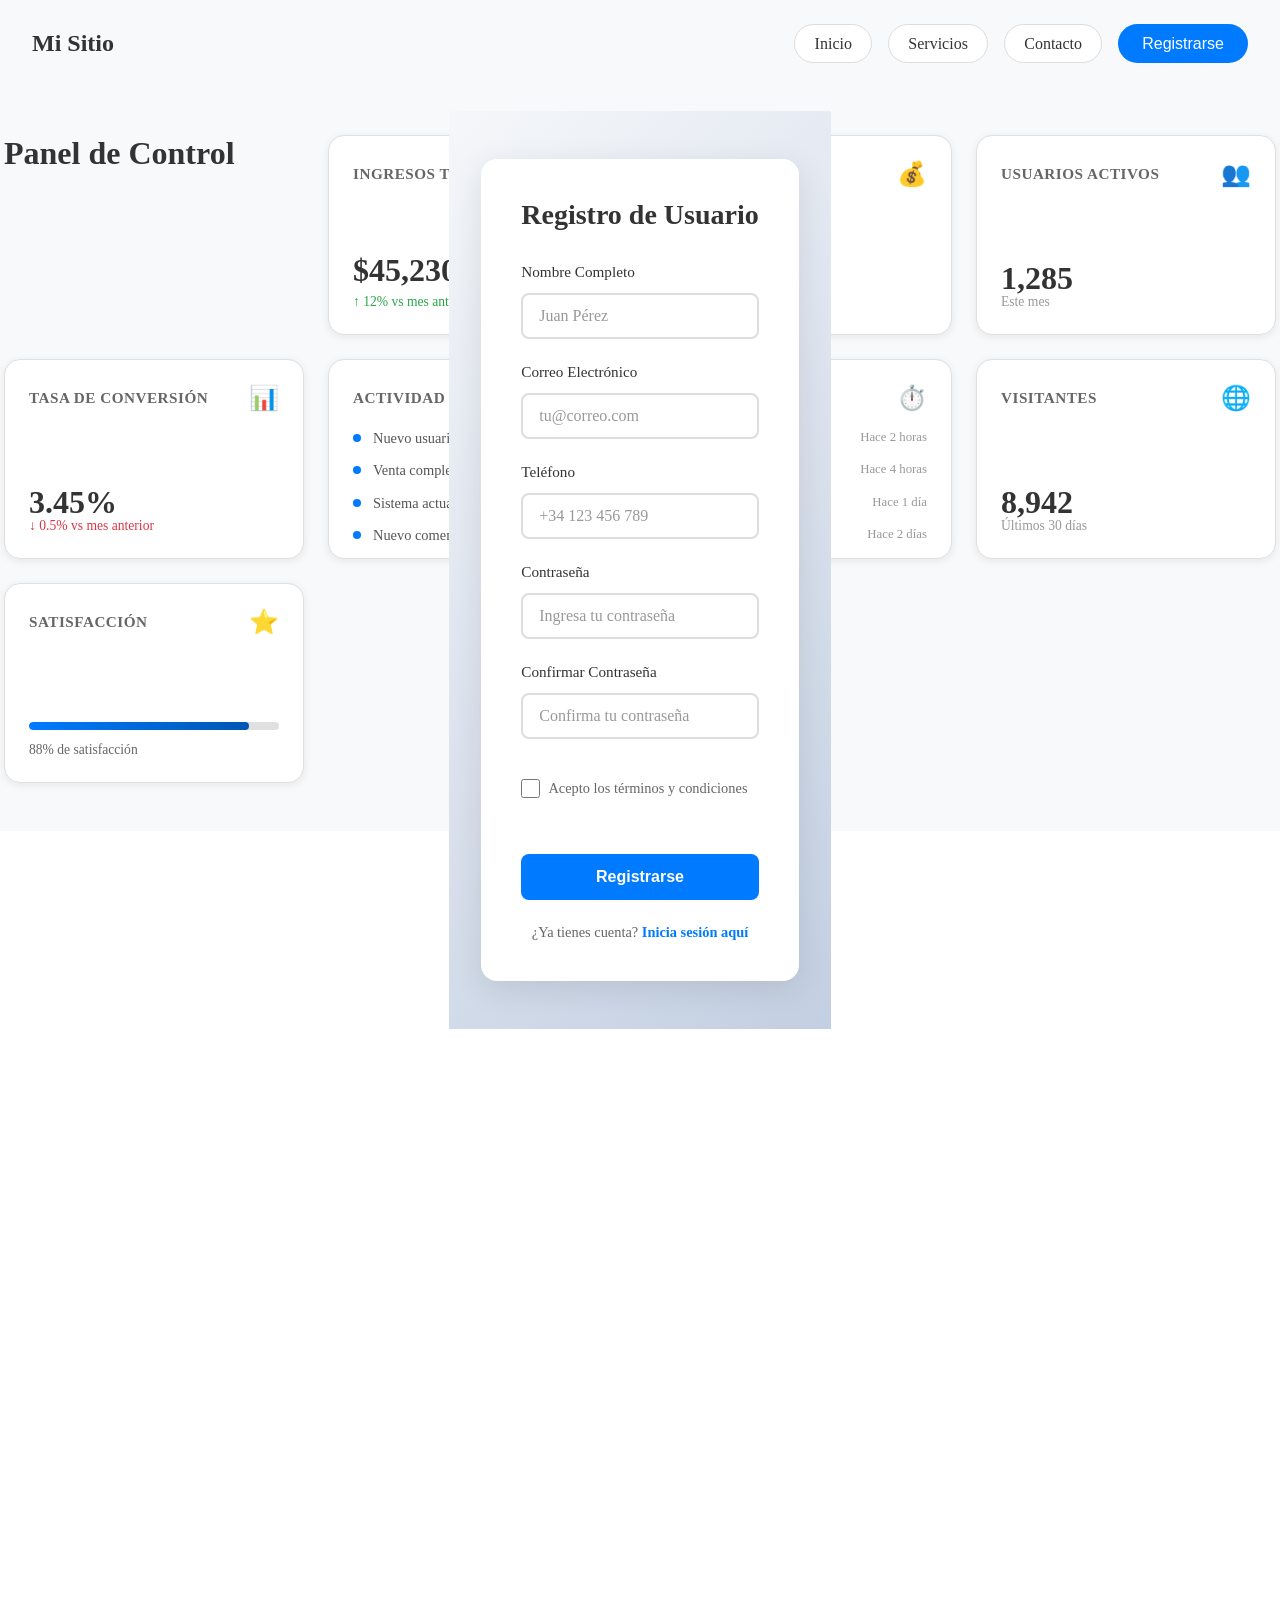
<file: layout_example/index.html>
<!DOCTYPE html>
<html lang="en">
<head>
    <meta charset="UTF-8">
    <meta name="viewport" content="width=device-width, initial-scale=1.0">
    <title>Document</title>
    <link rel="stylesheet" href="css/styles.css">
</head>
<body>
    <header class="encabezado">
        <div class="encabezado__logo">Mi Sitio</div>
        <nav id="navegacion" class="encabezado__navegacion">
            <a href="#" class="encabezado__enlace">Inicio</a>
            <a href="#" class="encabezado__enlace">Servicios</a>
            <a href="#" class="encabezado__enlace">Contacto</a>
            <button id="btn-registro" class="encabezado__boton">Registrarse</button>
        </nav>
        <button id="btn-exit" class="encabezado__boton">Salir</button>
    </header>
    <main>
        <!-- Panel Bento Dashboard -->
        <section id="dashboard" class="panel-bento">
            <div class="contenedor-bento">
                <h2 class="titulo-panel">Panel de Control</h2>

                <!-- Tarjeta Grande - Ingresos -->
                <div class="tarjeta-bento tarjeta-bento--grande">
                    <div class="encabezado-tarjeta">
                        <h3 class="titulo-tarjeta">Ingresos Totales</h3>
                        <span class="icono-tarjeta">💰</span>
                    </div>
                    <div class="contenido-tarjeta">
                        <div class="estadistica">
                            <div class="numero-estadistica">$45,230</div>
                            <p class="cambio-estadistica cambio-positivo">↑ 12% vs mes anterior</p>
                        </div>
                    </div>
                </div>

                <!-- Tarjeta - Usuarios -->
                <div class="tarjeta-bento">
                    <div class="encabezado-tarjeta">
                        <h3 class="titulo-tarjeta">Usuarios Activos</h3>
                        <span class="icono-tarjeta">👥</span>
                    </div>
                    <div class="contenido-tarjeta">
                        <div class="numero-estadistica">1,285</div>
                        <p class="texto-secundario">Este mes</p>
                    </div>
                </div>

                <!-- Tarjeta - Conversiones -->
                <div class="tarjeta-bento">
                    <div class="encabezado-tarjeta">
                        <h3 class="titulo-tarjeta">Tasa de Conversión</h3>
                        <span class="icono-tarjeta">📊</span>
                    </div>
                    <div class="contenido-tarjeta">
                        <div class="numero-estadistica">3.45%</div>
                        <p class="cambio-estadistica cambio-negativo">↓ 0.5% vs mes anterior</p>
                    </div>
                </div>

                <!-- Tarjeta Grande - Actividad Reciente -->
                <div class="tarjeta-bento tarjeta-bento--grande">
                    <div class="encabezado-tarjeta">
                        <h3 class="titulo-tarjeta">Actividad Reciente</h3>
                        <span class="icono-tarjeta">⏱️</span>
                    </div>
                    <div class="contenido-tarjeta">
                        <ul class="lista-actividad">
                            <li class="item-actividad">
                                <span class="punto-actividad"></span>
                                Nuevo usuario registrado: María López
                                <span class="hora-actividad">Hace 2 horas</span>
                            </li>
                            <li class="item-actividad">
                                <span class="punto-actividad"></span>
                                Venta completada: $1,250
                                <span class="hora-actividad">Hace 4 horas</span>
                            </li>
                            <li class="item-actividad">
                                <span class="punto-actividad"></span>
                                Sistema actualizado correctamente
                                <span class="hora-actividad">Hace 1 día</span>
                            </li>
                            <li class="item-actividad">
                                <span class="punto-actividad"></span>
                                Nuevo comentario en publicación
                                <span class="hora-actividad">Hace 2 días</span>
                            </li>
                        </ul>
                    </div>
                </div>

                <!-- Tarjeta - Visitantes -->
                <div class="tarjeta-bento">
                    <div class="encabezado-tarjeta">
                        <h3 class="titulo-tarjeta">Visitantes</h3>
                        <span class="icono-tarjeta">🌐</span>
                    </div>
                    <div class="contenido-tarjeta">
                        <div class="numero-estadistica">8,942</div>
                        <p class="texto-secundario">Últimos 30 días</p>
                    </div>
                </div>

                <!-- Tarjeta - Satisfacción -->
                <div class="tarjeta-bento">
                    <div class="encabezado-tarjeta">
                        <h3 class="titulo-tarjeta">Satisfacción</h3>
                        <span class="icono-tarjeta">⭐</span>
                    </div>
                    <div class="contenido-tarjeta">
                        <div class="barra-progreso">
                            <div class="barra-relleno" style="width: 88%;"></div>
                        </div>
                        <p class="texto-barra">88% de satisfacción</p>
                    </div>
                </div>
            </div>
        </section>

        <section id="formulario-registro" class="seccion-registro">
            <div class="contenedor-formulario">
                <h2 class="titulo-formulario">Registro de Usuario</h2>
                <form class="formulario-registro">
                    <div class="grupo-formulario">
                        <label for="nombre" class="etiqueta-formulario">Nombre Completo</label>
                        <input type="text" id="nombre" name="nombre" class="entrada-formulario" placeholder="Juan Pérez" required>
                    </div>

                    <div class="grupo-formulario">
                        <label for="correo" class="etiqueta-formulario">Correo Electrónico</label>
                        <input type="email" id="correo" name="correo" class="entrada-formulario" placeholder="tu@correo.com" required>
                    </div>

                    <div class="grupo-formulario">
                        <label for="telefono" class="etiqueta-formulario">Teléfono</label>
                        <input type="tel" id="telefono" name="telefono" class="entrada-formulario" placeholder="+34 123 456 789">
                    </div>

                    <div class="grupo-formulario">
                        <label for="contrasena" class="etiqueta-formulario">Contraseña</label>
                        <input type="password" id="contrasena" name="contrasena" class="entrada-formulario" placeholder="Ingresa tu contraseña" required>
                    </div>

                    <div class="grupo-formulario">
                        <label for="confirmar-contrasena" class="etiqueta-formulario">Confirmar Contraseña</label>
                        <input type="password" id="confirmar-contrasena" name="confirmar-contrasena" class="entrada-formulario" placeholder="Confirma tu contraseña" required>
                    </div>

                    <div class="grupo-formulario grupo-checkbox">
                        <input type="checkbox" id="terminos" name="terminos" class="entrada-checkbox" required>
                        <label for="terminos" class="etiqueta-checkbox">Acepto los términos y condiciones</label>
                    </div>

                    <button type="submit" class="boton-enviar">Registrarse</button>
                </form>
                <p class="texto-pie">¿Ya tienes cuenta? <a href="#" class="enlace-pie">Inicia sesión aquí</a></p>
            </div>
        </section>
    </main>
    <footer></footer>
    <script src="js/control.js"></script>
</body>
</html>
</file>
<file: Ejercicio_1/styles.css>
/* ==========================================================================
   Ejercicio 1 · Kora — Dashboard bento fintech (LatAm)
   Solo HTML + CSS. El JavaScript lo escriben los estudiantes.
   Índice: 1 Tokens · 2 Base · 3 Cabecera · 4 Bento · 5 Componentes de gráficos
           6 Modales · 7 Vistas de detalle · 8 Utilidades · 9 Responsive
   ========================================================================== */

/* ---------- 1. Tokens ---------- */
:root {
  color-scheme: dark;

  --page: #0d0d0d;
  --surface-1: #1a1a19;
  --surface-2: #232321;
  --border: rgba(255, 255, 255, 0.1);
  --border-strong: rgba(255, 255, 255, 0.2);

  --ink: #f0efec;
  --ink-2: #c3c2b7;
  --ink-3: #898781;
  --grid: #2c2c2a;
  --axis: #383835;

  /* Paleta categórica (orden fijo) */
  --s1: #3987e5;
  --s2: #d95926;
  --s3: #199e70;
  --s4: #c98500;
  --s5: #d55181;

  /* Estados */
  --good: #0ca30c;
  --warn: #fab219;
  --serious: #ec835a;
  --crit: #d03b3b;
  --crit-text: #e66767;

  --radius-lg: 22px;
  --radius-md: 16px;
  --radius-sm: 10px;
  --font: system-ui, -apple-system, "Segoe UI", sans-serif;
}

/* ---------- 2. Base ---------- */
*,
*::before,
*::after {
  box-sizing: border-box;
}

body {
  margin: 0;
  background: var(--page);
  color: var(--ink);
  font-family: var(--font);
  line-height: 1.45;
  -webkit-font-smoothing: antialiased;
}

h1,
h2,
h3,
p {
  margin: 0;
}

button {
  font: inherit;
  color: inherit;
}

.icon {
  width: 20px;
  height: 20px;
  flex: none;
  fill: none;
  stroke: currentColor;
  stroke-width: 2;
  stroke-linecap: round;
  stroke-linejoin: round;
}

.icon-sm {
  width: 14px;
  height: 14px;
}

.sprite {
  position: absolute;
  width: 0;
  height: 0;
  overflow: hidden;
}

.num {
  font-variant-numeric: tabular-nums;
}

.muted {
  color: var(--ink-3);
}

:focus-visible {
  outline: 2px solid var(--s1);
  outline-offset: 3px;
}

/* ---------- 3. Cabecera ---------- */
.app {
  max-width: 1240px;
  margin: 0 auto;
  padding: 24px 24px 64px;
}

.topbar {
  display: flex;
  align-items: center;
  justify-content: space-between;
  gap: 16px;
  margin-bottom: 32px;
}

.brand {
  display: flex;
  align-items: center;
  gap: 10px;
  font-size: 1.125rem;
  font-weight: 700;
  letter-spacing: -0.01em;
}

.brand-mark {
  display: grid;
  place-items: center;
  width: 34px;
  height: 34px;
  border-radius: 11px;
  background: linear-gradient(135deg, var(--s1), #9085e9);
  color: #fff;
  font-weight: 800;
}

.topbar-actions {
  display: flex;
  align-items: center;
  gap: 12px;
}

.chip-select {
  display: inline-flex;
  align-items: center;
  gap: 8px;
  padding: 8px 14px;
  border: 1px solid var(--border);
  border-radius: 999px;
  background: var(--surface-1);
  color: var(--ink-2);
  font-size: 0.875rem;
}

.icon-button {
  display: grid;
  place-items: center;
  width: 40px;
  height: 40px;
  border: 1px solid var(--border);
  border-radius: 50%;
  background: var(--surface-1);
  color: var(--ink-2);
  cursor: pointer;
}

.icon-button:hover {
  border-color: var(--border-strong);
  color: var(--ink);
}

.avatar {
  display: grid;
  place-items: center;
  width: 40px;
  height: 40px;
  border-radius: 50%;
  background: color-mix(in oklab, var(--s1) 28%, var(--surface-1));
  font-size: 0.875rem;
  font-weight: 700;
}

.page-head {
  margin-bottom: 24px;
}

.page-head h1 {
  font-size: clamp(1.625rem, 3vw, 2rem);
  font-weight: 700;
  letter-spacing: -0.02em;
}

.page-head p {
  margin-top: 4px;
  color: var(--ink-2);
}

/* ---------- 4. Bento ---------- */
.bento {
  display: grid;
  grid-template-columns: repeat(4, minmax(0, 1fr));
  grid-auto-rows: minmax(176px, auto);
  gap: 16px;
}

.bento-tile {
  position: relative;
  display: flex;
  flex-direction: column;
  gap: 14px;
  padding: 20px;
  border: 1px solid var(--border);
  border-radius: var(--radius-lg);
  background: var(--surface-1);
  cursor: pointer;
  overflow: hidden;
  transition: transform 0.18s ease, border-color 0.18s ease, background 0.18s ease;
}

.bento-tile:hover {
  transform: translateY(-3px);
  border-color: var(--border-strong);
  background: var(--surface-2);
}

.bento-tile:active {
  transform: translateY(-1px);
}

.tile-balance {
  grid-column: 1 / 3;
  grid-row: 1 / 3;
  background:
    radial-gradient(120% 90% at 100% 0%, rgba(57, 135, 229, 0.22), transparent 60%),
    var(--surface-1);
}

.tile-flow {
  grid-column: 3 / 5;
  grid-row: 1;
}

.tile-invest {
  grid-column: 3;
  grid-row: 2;
}

.tile-cards {
  grid-column: 4;
  grid-row: 2;
}

.tile-transfers {
  grid-column: 1;
  grid-row: 3;
}

.tile-budget {
  grid-column: 2 / 4;
  grid-row: 3;
}

.tile-goals {
  grid-column: 4;
  grid-row: 3;
}

.tile-head {
  display: flex;
  align-items: center;
  gap: 10px;
}

.tile-icon {
  display: grid;
  place-items: center;
  width: 34px;
  height: 34px;
  border-radius: 11px;
  background: color-mix(in oklab, var(--s1) 20%, var(--surface-1));
  color: var(--s1);
  flex: none;
}

.tile-title {
  font-size: 0.9375rem;
  font-weight: 600;
  color: var(--ink-2);
}

.tile-go {
  margin-left: auto;
  color: var(--ink-3);
  transition: color 0.18s ease, transform 0.18s ease;
}

.bento-tile:hover .tile-go {
  color: var(--ink);
  transform: translate(2px, -2px);
}

.tile-value {
  font-size: 1.75rem;
  font-weight: 650;
  letter-spacing: -0.02em;
}

.tile-caption {
  font-size: 0.8125rem;
  color: var(--ink-2);
}

.tile-foot {
  margin-top: auto;
}

.tile-balance .tile-foot {
  display: flex;
  flex: 1;
  flex-direction: column;
  justify-content: flex-end;
}

.tile-balance .sparkline {
  flex: 1;
  min-height: 110px;
  height: auto;
}

.hero-number {
  font-size: clamp(2.75rem, 5vw, 4rem);
  font-weight: 650;
  letter-spacing: -0.03em;
  line-height: 1.05;
}

.hero-number small {
  margin-left: 6px;
  font-size: 1rem;
  font-weight: 500;
  color: var(--ink-3);
  letter-spacing: 0;
}

.delta {
  display: inline-flex;
  align-items: center;
  gap: 4px;
  font-size: 0.8125rem;
  font-weight: 600;
  font-variant-numeric: tabular-nums;
}

.delta--up {
  color: var(--good);
}

.delta--down {
  color: var(--crit-text);
}

.delta--warn {
  color: var(--serious);
}

.tile-split {
  display: grid;
  grid-template-columns: minmax(150px, 0.8fr) minmax(0, 1.2fr);
  gap: 20px;
  flex: 1;
  align-items: end;
}

.split-stats {
  display: grid;
  gap: 14px;
  align-content: end;
}

.stat-label {
  display: flex;
  align-items: center;
  gap: 8px;
  font-size: 0.8125rem;
  color: var(--ink-2);
}

.stat-value {
  font-size: 1.375rem;
  font-weight: 650;
  letter-spacing: -0.01em;
}

/* ---------- 5. Componentes de gráficos ---------- */
.swatch {
  display: inline-block;
  width: 10px;
  height: 10px;
  border-radius: 3px;
  background: var(--c);
  flex: none;
}

.legend {
  display: flex;
  flex-wrap: wrap;
  gap: 6px 18px;
  margin: 0;
  padding: 0;
  list-style: none;
  font-size: 0.8125rem;
  color: var(--ink-2);
}

.legend li {
  display: inline-flex;
  align-items: center;
  gap: 8px;
}

.legend--stack {
  flex-direction: column;
  gap: 10px;
}

.legend--stack li {
  display: grid;
  grid-template-columns: 10px 1fr auto auto;
  gap: 10px;
  align-items: center;
}

.legend--stack .legend-value {
  color: var(--ink);
  font-variant-numeric: tabular-nums;
  font-weight: 600;
}

.legend--stack .legend-pct {
  min-width: 42px;
  text-align: right;
  color: var(--ink-3);
  font-variant-numeric: tabular-nums;
}

/* Línea / área (SVG en espacio 0–100, sin deformar el trazo) */
.line-chart {
  --h: 200px;
  --rows: 4;
  display: grid;
  grid-template-columns: auto 1fr;
  column-gap: 12px;
  font-size: 0.75rem;
  color: var(--ink-3);
}

.line-chart .y-axis {
  display: flex;
  flex-direction: column;
  justify-content: space-between;
  height: calc(var(--h) + 14px);
  margin-top: -7px;
  line-height: 14px;
  text-align: right;
  font-variant-numeric: tabular-nums;
}

.line-chart .plot {
  position: relative;
  height: var(--h);
  border-bottom: 1px solid var(--axis);
  background-image: linear-gradient(var(--grid) 1px, transparent 1px);
  background-size: 100% calc(100% / var(--rows));
}

.line-chart svg {
  position: absolute;
  inset: 0;
  width: 100%;
  height: 100%;
  overflow: visible;
}

.line-chart .area {
  fill: var(--c, var(--s1));
  fill-opacity: 0.12;
}

.line-chart .line {
  fill: none;
  stroke: var(--c, var(--s1));
  stroke-width: 2;
  stroke-linecap: round;
  stroke-linejoin: round;
  vector-effect: non-scaling-stroke;
}

.end-dot {
  position: absolute;
  left: calc(var(--x) * 1%);
  top: calc(var(--y) * 1%);
  width: 12px;
  height: 12px;
  border-radius: 50%;
  background: var(--c, var(--s1));
  box-shadow: 0 0 0 2px var(--surface-2);
  transform: translate(-50%, -50%);
}

.end-label {
  position: absolute;
  left: calc(var(--x) * 1%);
  top: calc(var(--y) * 1%);
  transform: translate(-100%, -170%);
  padding: 2px 8px;
  border-radius: 6px;
  background: var(--surface-1);
  color: var(--ink);
  font-size: 0.75rem;
  font-weight: 600;
  white-space: nowrap;
}

.line-chart .x-axis {
  grid-column: 2;
  display: grid;
  grid-template-columns: repeat(var(--cols, 12), 1fr);
  margin-top: 8px;
  text-align: center;
}

.sparkline {
  position: relative;
  height: 72px;
}

.sparkline svg {
  position: absolute;
  inset: 0;
  width: 100%;
  height: 100%;
  overflow: visible;
}

/* Columnas */
.col-chart {
  --h: 180px;
  --rows: 3;
  display: grid;
  grid-template-columns: auto 1fr;
  column-gap: 12px;
  font-size: 0.75rem;
  color: var(--ink-3);
}

.col-chart .y-axis {
  display: flex;
  flex-direction: column;
  justify-content: space-between;
  height: calc(var(--h) + 14px);
  margin-top: -7px;
  line-height: 14px;
  text-align: right;
  font-variant-numeric: tabular-nums;
}

.col-chart .plot {
  display: grid;
  grid-auto-flow: column;
  grid-auto-columns: 1fr;
  align-items: end;
  height: var(--h);
  border-bottom: 1px solid var(--axis);
  background-image: linear-gradient(var(--grid) 1px, transparent 1px);
  background-size: 100% calc(100% / var(--rows));
}

.col-chart .group {
  display: flex;
  align-items: flex-end;
  justify-content: center;
  gap: 2px;
  height: 100%;
}

.col-chart .bar {
  position: relative;
  width: min(22px, 38%);
  height: calc(var(--v) * 1%);
  border-radius: 4px 4px 0 0;
  background: var(--c, var(--s1));
}

.col-chart .bar--muted {
  background: color-mix(in oklab, var(--c, var(--s1)) 38%, var(--surface-2));
}

.bar-value {
  position: absolute;
  bottom: 100%;
  left: 50%;
  margin-bottom: 4px;
  transform: translateX(-50%);
  color: var(--ink);
  font-size: 0.6875rem;
  font-weight: 600;
  font-variant-numeric: tabular-nums;
  white-space: nowrap;
}

.col-chart .x-axis {
  grid-column: 2;
  display: grid;
  grid-auto-flow: column;
  grid-auto-columns: 1fr;
  margin-top: 8px;
  text-align: center;
}

.col-chart--mini {
  --h: 84px;
  --rows: 1;
  grid-template-columns: 1fr;
}

.col-chart--mini .x-axis {
  grid-column: 1;
}

.col-chart--mini .bar {
  width: min(12px, 38%);
}

/* Barras horizontales */
.hbars {
  display: grid;
  gap: 14px;
  margin: 0;
  padding: 0;
  list-style: none;
}

.hbar {
  display: grid;
  grid-template-columns: minmax(96px, 128px) 1fr auto;
  gap: 12px;
  align-items: center;
  font-size: 0.8125rem;
}

.hbar-label {
  color: var(--ink-2);
}

.hbar-track {
  height: 12px;
}

.hbar-fill {
  display: block;
  width: calc(var(--v) * 1%);
  height: 100%;
  border-radius: 0 4px 4px 0;
  background: var(--c, var(--s1));
}

.hbar-value {
  min-width: 74px;
  text-align: right;
  font-weight: 600;
  font-variant-numeric: tabular-nums;
}

/* Barra apilada */
.stacked {
  display: flex;
  gap: 2px;
  height: 14px;
}

.stacked > span {
  flex: var(--w) 1 0%;
  background: var(--c);
}

.stacked > span:first-child {
  border-radius: 4px 0 0 4px;
}

.stacked > span:last-child {
  border-radius: 0 4px 4px 0;
}

.stacked--thin {
  height: 8px;
}

/* Medidor */
.meter {
  --fill: var(--s1);
  height: 10px;
  border-radius: 999px;
  background: color-mix(in oklab, var(--fill) 22%, var(--surface-1));
  overflow: hidden;
}

.meter > span {
  display: block;
  width: calc(var(--v) * 1%);
  max-width: 100%;
  height: 100%;
  border-radius: inherit;
  background: var(--fill);
}

.meter--warn {
  --fill: var(--warn);
}

.meter--crit {
  --fill: var(--crit);
}

.meter--good {
  --fill: var(--s3);
}

.panel .meter,
.modal .meter {
  background: color-mix(in oklab, var(--fill) 22%, var(--surface-2));
}

/* Dona */
.donut {
  --size: 176px;
  position: relative;
  display: grid;
  place-items: center;
  width: var(--size);
  aspect-ratio: 1;
  border-radius: 50%;
  flex: none;
}

.donut::after {
  content: "";
  position: absolute;
  inset: 24px;
  border-radius: 50%;
  background: var(--surface-2);
}

.donut-center {
  position: relative;
  z-index: 1;
  text-align: center;
  line-height: 1.2;
}

.donut-center strong {
  display: block;
  font-size: 1.375rem;
  font-weight: 650;
}

.donut-center span {
  font-size: 0.75rem;
  color: var(--ink-3);
}

/* Anillo de progreso */
.ring {
  --v: 50;
  --fill: var(--s1);
  position: relative;
  display: grid;
  place-items: center;
  width: 92px;
  aspect-ratio: 1;
  border-radius: 50%;
  background: conic-gradient(var(--fill) calc(var(--v) * 1%), color-mix(in oklab, var(--fill) 22%, var(--surface-2)) 0);
  flex: none;
}

.ring::after {
  content: "";
  position: absolute;
  inset: 9px;
  border-radius: 50%;
  background: var(--surface-2);
}

.ring > span {
  position: relative;
  z-index: 1;
  font-size: 1.0625rem;
  font-weight: 650;
  font-variant-numeric: tabular-nums;
}

.ring--sm {
  width: 64px;
}

.ring--sm::after {
  inset: 7px;
}

.ring--sm > span {
  font-size: 0.875rem;
}

/* Tabla / lista */
.data-table {
  width: 100%;
  border-collapse: collapse;
  font-size: 0.875rem;
}

.data-table th {
  padding: 0 0 10px;
  text-align: left;
  font-size: 0.75rem;
  font-weight: 600;
  color: var(--ink-3);
}

.data-table td {
  padding: 12px 0;
  border-top: 1px solid var(--grid);
}

.data-table .right {
  text-align: right;
  font-variant-numeric: tabular-nums;
}

.list {
  display: grid;
  margin: 0;
  padding: 0;
  list-style: none;
}

.list-item {
  display: grid;
  grid-template-columns: 38px 1fr auto;
  gap: 12px;
  align-items: center;
  padding: 12px 0;
  border-top: 1px solid var(--grid);
}

.list-item:first-child {
  border-top: 0;
  padding-top: 0;
}

.list-item .who {
  display: block;
  font-size: 0.875rem;
  font-weight: 600;
}

.list-item .what {
  display: block;
  font-size: 0.75rem;
  color: var(--ink-3);
}

.list-item .amount {
  text-align: right;
  font-size: 0.875rem;
  font-weight: 600;
  font-variant-numeric: tabular-nums;
}

.list-item .when {
  display: block;
  font-size: 0.75rem;
  font-weight: 400;
  color: var(--ink-3);
}

.list-icon {
  display: grid;
  place-items: center;
  width: 38px;
  height: 38px;
  border-radius: 12px;
  background: var(--surface-1);
  color: var(--ink-2);
}

.status {
  display: inline-flex;
  align-items: center;
  gap: 6px;
  padding: 3px 10px;
  border-radius: 999px;
  background: color-mix(in oklab, var(--st) 18%, var(--surface-2));
  font-size: 0.75rem;
  font-weight: 600;
  white-space: nowrap;
}

.status svg {
  color: var(--st);
}

.status--good {
  --st: var(--good);
}

.status--warn {
  --st: var(--warn);
}

.status--crit {
  --st: var(--crit-text);
}

/* ---------- 6. Modales ---------- */
.modal-overlay {
  position: fixed;
  inset: 0;
  z-index: 50;
  display: grid;
  place-items: center;
  padding: 24px;
  background: rgba(6, 6, 7, 0.74);
  backdrop-filter: blur(8px);
}

.modal {
  width: min(900px, 100%);
  max-height: calc(100vh - 48px);
  padding: 28px;
  overflow-y: auto;
  border: 1px solid var(--border);
  border-radius: 26px;
  background: var(--surface-1);
  box-shadow: 0 30px 80px rgba(0, 0, 0, 0.55);
}

.modal-head {
  display: flex;
  align-items: center;
  gap: 14px;
  margin-bottom: 24px;
}

.modal-head .tile-icon {
  width: 42px;
  height: 42px;
  border-radius: 14px;
}

.modal-title {
  font-size: 1.375rem;
  font-weight: 700;
  letter-spacing: -0.01em;
}

.modal-sub {
  font-size: 0.875rem;
  color: var(--ink-2);
}

.modal-close {
  display: grid;
  place-items: center;
  width: 40px;
  height: 40px;
  margin-left: auto;
  border: 1px solid var(--border);
  border-radius: 50%;
  background: var(--surface-2);
  color: var(--ink-2);
  cursor: pointer;
  flex: none;
}

.modal-close:hover {
  border-color: var(--border-strong);
  color: var(--ink);
}

.modal-grid {
  display: grid;
  grid-template-columns: repeat(2, minmax(0, 1fr));
  gap: 16px;
}

.span-2 {
  grid-column: 1 / -1;
}

.panel {
  padding: 20px;
  border-radius: var(--radius-md);
  background: var(--surface-2);
}

.panel-head {
  display: flex;
  align-items: center;
  justify-content: space-between;
  gap: 12px;
  margin-bottom: 18px;
}

.panel-title {
  font-size: 0.9375rem;
  font-weight: 600;
}

.panel-note {
  font-size: 0.75rem;
  color: var(--ink-3);
}

.stat-row {
  display: grid;
  grid-template-columns: repeat(3, minmax(0, 1fr));
  gap: 16px;
}

.stat-tile {
  padding: 16px 18px;
  border-radius: var(--radius-md);
  background: var(--surface-2);
}

.stat-tile .stat-label {
  margin-bottom: 6px;
}

.stat-tile .stat-value {
  display: block;
}

.stat-tile .delta {
  margin-top: 4px;
}

.hero-row {
  display: flex;
  flex-wrap: wrap;
  align-items: baseline;
  gap: 8px 18px;
  margin-bottom: 20px;
}

.with-donut {
  display: flex;
  flex-direction: column;
  align-items: center;
  gap: 24px;
}

.with-donut .legend {
  width: 100%;
}

/* ---------- 7. Vistas de detalle ---------- */
/* Tarjetas de crédito */
.credit-cards {
  display: grid;
  grid-template-columns: repeat(2, minmax(0, 1fr));
  gap: 16px;
}

.credit-card {
  display: flex;
  flex-direction: column;
  justify-content: space-between;
  min-height: 168px;
  padding: 18px 20px;
  border-radius: 18px;
  color: #fff;
  background: linear-gradient(135deg, #1c5cab, #6250d6);
}

.credit-card--black {
  background: linear-gradient(135deg, #2c2c2a, #0d0d0d);
  border: 1px solid var(--border-strong);
}

.credit-card .card-top {
  display: flex;
  justify-content: space-between;
  align-items: center;
  font-size: 0.8125rem;
  font-weight: 600;
  letter-spacing: 0.04em;
}

.card-chip {
  width: 34px;
  height: 25px;
  border-radius: 6px;
  background: linear-gradient(135deg, #f1d58a, #b88a2a);
}

.card-number {
  font-size: 1.125rem;
  letter-spacing: 0.12em;
  font-variant-numeric: tabular-nums;
}

.card-bottom {
  display: flex;
  justify-content: space-between;
  align-items: end;
  font-size: 0.75rem;
  opacity: 0.9;
}

.card-usage {
  margin-top: 12px;
  font-size: 0.8125rem;
  color: var(--ink-2);
}

.card-usage .meter {
  margin-bottom: 8px;
}

.card-usage-row {
  display: flex;
  justify-content: space-between;
}

.callout {
  display: flex;
  align-items: center;
  gap: 14px;
  padding: 16px 18px;
  border-radius: var(--radius-md);
  background: color-mix(in oklab, var(--warn) 12%, var(--surface-2));
  border: 1px solid color-mix(in oklab, var(--warn) 35%, transparent);
  font-size: 0.875rem;
}

.callout svg {
  color: var(--warn);
}

.callout strong {
  display: block;
}

/* Presupuesto */
.budget-list {
  display: grid;
  gap: 18px;
  margin: 0;
  padding: 0;
  list-style: none;
}

.budget-row {
  display: grid;
  gap: 8px;
}

.budget-row-top {
  display: flex;
  align-items: center;
  justify-content: space-between;
  gap: 12px;
  font-size: 0.875rem;
}

.budget-row-top .name {
  font-weight: 600;
}

.budget-row-top .figures {
  color: var(--ink-2);
  font-variant-numeric: tabular-nums;
}

/* Metas */
.goal-cards {
  display: grid;
  grid-template-columns: repeat(3, minmax(0, 1fr));
  gap: 16px;
}

.goal-card {
  display: flex;
  flex-direction: column;
  align-items: center;
  gap: 16px;
  padding: 24px 20px;
  border-radius: var(--radius-md);
  background: var(--surface-2);
  text-align: center;
}

.goal-card .ring {
  width: 120px;
}

.goal-card .ring > span {
  font-size: 1.5rem;
}

.goal-name {
  font-size: 1rem;
  font-weight: 650;
}

.goal-meta {
  display: grid;
  gap: 8px;
  width: 100%;
  margin: 0;
  font-size: 0.8125rem;
}

.goal-meta div {
  display: flex;
  justify-content: space-between;
  gap: 12px;
  padding-top: 8px;
  border-top: 1px solid var(--grid);
}

.goal-meta dt {
  color: var(--ink-3);
}

.goal-meta dd {
  margin: 0;
  font-weight: 600;
  font-variant-numeric: tabular-nums;
}

/* ---------- 8. Utilidades ---------- */
/* Los estudiantes alternan esta clase con classList.add / remove / toggle */
.hidden {
  display: none !important;
}

.visually-hidden {
  position: absolute;
  width: 1px;
  height: 1px;
  overflow: hidden;
  clip: rect(0 0 0 0);
  white-space: nowrap;
}

/* ---------- 9. Responsive ---------- */
@media (max-width: 1040px) {
  .bento {
    grid-template-columns: repeat(2, minmax(0, 1fr));
  }

  .tile-balance,
  .tile-flow,
  .tile-invest,
  .tile-cards,
  .tile-transfers,
  .tile-budget,
  .tile-goals {
    grid-row: auto;
    grid-column: auto;
  }

  .tile-balance,
  .tile-flow,
  .tile-budget {
    grid-column: 1 / -1;
  }

  /* Evita tarjetas huérfanas: metas se empareja con transferencias */
  .tile-goals {
    order: 1;
  }

  .tile-budget {
    order: 2;
  }
}

@media (max-width: 720px) {
  .app {
    padding: 16px 16px 48px;
  }

  .chip-select {
    display: none;
  }

  .bento {
    grid-template-columns: 1fr;
  }

  .tile-split {
    grid-template-columns: 1fr;
  }

  .modal {
    padding: 20px;
    border-radius: 22px;
  }

  .modal-overlay {
    padding: 12px;
  }

  .modal-grid,
  .stat-row,
  .credit-cards,
  .goal-cards {
    grid-template-columns: 1fr;
  }

  .hbar {
    grid-template-columns: 1fr auto;
  }

  .hbar-track {
    grid-column: 1 / -1;
    grid-row: 2;
  }
}

@media (prefers-reduced-motion: reduce) {
  * {
    transition: none !important;
  }
}
</file>
<file: Ejercicio_2/styles.css>
/* ==========================================================================
   Ejercicio 2 · Talenta — Gestión de personal (Recursos Humanos)
   Solo HTML + CSS. El JavaScript lo escriben los estudiantes.
   Índice: 1 Tokens · 2 Base · 3 Layout · 4 Resumen (KPIs) · 5 Lista de empleados
           6 Panel de detalle · 7 Gráficos · 8 Modal y formulario · 9 Utilidades
           10 Responsive
   ========================================================================== */

/* ---------- 1. Tokens ---------- */
:root {
  color-scheme: light;

  --page: #f6f6f3;
  --surface: #fcfcfb;
  --surface-2: #f3f2ee;
  --border: rgba(11, 11, 11, 0.1);
  --border-strong: rgba(11, 11, 11, 0.2);

  --ink: #0b0b0b;
  --ink-2: #52514e;
  --ink-3: #6d6c67;
  --muted: #898781;
  --grid: #e1e0d9;
  --axis: #c3c2b7;

  --accent: #6250d6;
  --accent-ink: #4a3aa7;
  --accent-soft: color-mix(in oklab, var(--accent) 10%, var(--surface));
  --accent-line: color-mix(in oklab, var(--accent) 35%, var(--surface));

  /* Paleta categórica */
  --s1: #2a78d6;
  --s2: #eb6834;
  --s3: #1baf7a;
  --s4: #eda100;

  /* Estados */
  --good: #0ca30c;
  --good-text: #006300;
  --warn: #fab219;
  --warn-text: #8a5a00;
  --crit: #d03b3b;
  --crit-text: #b02a2a;

  --radius-lg: 18px;
  --radius-md: 12px;
  --radius-sm: 9px;
  --shadow: 0 1px 2px rgba(11, 11, 11, 0.04), 0 6px 20px rgba(11, 11, 11, 0.04);
  --font: system-ui, -apple-system, "Segoe UI", sans-serif;
}

/* ---------- 2. Base ---------- */
*,
*::before,
*::after {
  box-sizing: border-box;
}

body {
  margin: 0;
  background: var(--page);
  color: var(--ink);
  font-family: var(--font);
  line-height: 1.45;
  -webkit-font-smoothing: antialiased;
}

h1,
h2,
h3,
h4,
p,
dl,
dd,
figure,
blockquote {
  margin: 0;
}

ul {
  margin: 0;
  padding: 0;
  list-style: none;
}

button,
input,
select {
  font: inherit;
  color: inherit;
}

button {
  cursor: pointer;
}

.icon {
  width: 18px;
  height: 18px;
  flex: none;
  fill: none;
  stroke: currentColor;
  stroke-width: 2;
  stroke-linecap: round;
  stroke-linejoin: round;
}

.icon-sm {
  width: 14px;
  height: 14px;
}

.sprite {
  position: absolute;
  width: 0;
  height: 0;
  overflow: hidden;
}

.num {
  font-variant-numeric: tabular-nums;
}

:focus-visible {
  outline: 2px solid var(--accent);
  outline-offset: 2px;
}

/* Botones */
.btn {
  display: inline-flex;
  align-items: center;
  justify-content: center;
  gap: 8px;
  min-height: 40px;
  padding: 0 16px;
  border: 1px solid var(--border-strong);
  border-radius: var(--radius-sm);
  background: var(--surface);
  font-size: 0.875rem;
  font-weight: 600;
  transition: background 0.15s ease, border-color 0.15s ease;
}

.btn:hover {
  background: var(--surface-2);
}

.btn--primary {
  border-color: var(--accent);
  background: var(--accent);
  color: #fff;
}

.btn--primary:hover {
  background: var(--accent-ink);
}

.icon-button {
  display: grid;
  place-items: center;
  width: 36px;
  height: 36px;
  border: 1px solid var(--border);
  border-radius: 50%;
  background: var(--surface);
  color: var(--ink-2);
  flex: none;
}

.icon-button:hover {
  border-color: var(--border-strong);
  color: var(--ink);
}

/* Avatares con iniciales */
.avatar {
  --tint: var(--s1);
  display: grid;
  place-items: center;
  width: 38px;
  height: 38px;
  border-radius: 50%;
  background: color-mix(in oklab, var(--tint) 18%, var(--surface));
  color: var(--ink);
  font-size: 0.8125rem;
  font-weight: 700;
  flex: none;
}

.avatar--1 {
  --tint: var(--s1);
}

.avatar--2 {
  --tint: var(--s2);
}

.avatar--3 {
  --tint: var(--s3);
}

.avatar--4 {
  --tint: var(--s4);
}

.avatar--5 {
  --tint: var(--accent);
}

.avatar--xl {
  width: 72px;
  height: 72px;
  font-size: 1.5rem;
}

/* ---------- 3. Layout ---------- */
.app {
  display: grid;
  grid-template-columns: 248px minmax(0, 1fr);
  min-height: 100vh;
}

.sidebar {
  position: sticky;
  top: 0;
  display: flex;
  flex-direction: column;
  gap: 28px;
  height: 100vh;
  padding: 24px 16px;
  border-right: 1px solid var(--border);
  background: var(--surface);
}

.brand {
  display: flex;
  align-items: center;
  gap: 10px;
  padding: 0 8px;
  font-size: 1.125rem;
  font-weight: 700;
  letter-spacing: -0.01em;
}

.brand-mark {
  display: grid;
  place-items: center;
  width: 34px;
  height: 34px;
  border-radius: 10px;
  background: var(--accent);
  color: #fff;
}

.nav {
  display: grid;
  gap: 4px;
}

.nav-label {
  padding: 0 12px 6px;
  font-size: 0.6875rem;
  font-weight: 700;
  letter-spacing: 0.08em;
  text-transform: uppercase;
  color: var(--muted);
}

.nav-link {
  display: flex;
  align-items: center;
  gap: 12px;
  padding: 10px 12px;
  border-radius: var(--radius-sm);
  color: var(--ink-2);
  font-size: 0.9375rem;
  font-weight: 500;
  text-decoration: none;
}

.nav-link:hover {
  background: var(--surface-2);
  color: var(--ink);
}

.nav-link.is-active {
  background: var(--accent-soft);
  color: var(--accent-ink);
  font-weight: 650;
}

.sidebar-user {
  display: flex;
  align-items: center;
  gap: 12px;
  margin-top: auto;
  padding: 12px;
  border: 1px solid var(--border);
  border-radius: var(--radius-md);
  font-size: 0.8125rem;
}

.sidebar-user strong {
  display: block;
  font-size: 0.875rem;
}

.sidebar-user span {
  color: var(--ink-3);
}

.main {
  min-width: 0;
  padding: 28px 32px 56px;
}

.topbar {
  display: flex;
  align-items: flex-start;
  justify-content: space-between;
  gap: 16px;
  margin-bottom: 24px;
}

.topbar h1 {
  font-size: 1.75rem;
  font-weight: 700;
  letter-spacing: -0.02em;
}

.topbar p {
  margin-top: 2px;
  color: var(--ink-3);
}

.topbar-actions {
  display: flex;
  align-items: center;
  gap: 10px;
}

/* ---------- 4. Resumen (KPIs) ---------- */
.kpis {
  display: grid;
  grid-template-columns: repeat(3, minmax(0, 1fr)) minmax(0, 1.7fr);
  gap: 16px;
  margin-bottom: 20px;
}

.card {
  border: 1px solid var(--border);
  border-radius: var(--radius-lg);
  background: var(--surface);
  box-shadow: var(--shadow);
}

.kpi {
  padding: 18px 20px;
}

.kpi-label {
  font-size: 0.8125rem;
  color: var(--ink-2);
}

.kpi-value {
  margin: 6px 0 4px;
  font-size: 1.875rem;
  font-weight: 650;
  letter-spacing: -0.02em;
}

.kpi-value small {
  font-size: 1rem;
  font-weight: 500;
  color: var(--ink-3);
}

.delta {
  display: inline-flex;
  align-items: center;
  gap: 4px;
  font-size: 0.8125rem;
  font-weight: 600;
}

.delta--good {
  color: var(--good-text);
}

.delta--neutral {
  color: var(--ink-2);
}

.delta .muted {
  font-weight: 400;
  color: var(--ink-3);
}

.headcount {
  padding: 18px 20px;
}

.headcount-head {
  display: flex;
  align-items: baseline;
  justify-content: space-between;
  margin-bottom: 16px;
}

.stacked {
  display: flex;
  gap: 2px;
  height: 14px;
}

.stacked > span {
  flex: var(--w) 1 0%;
  background: var(--c);
}

.stacked > span:first-child {
  border-radius: 4px 0 0 4px;
}

.stacked > span:last-child {
  border-radius: 0 4px 4px 0;
}

.legend {
  display: flex;
  flex-wrap: wrap;
  gap: 6px 18px;
  margin-top: 14px;
  font-size: 0.8125rem;
  color: var(--ink-2);
}

.legend li {
  display: inline-flex;
  align-items: center;
  gap: 8px;
}

.legend strong {
  color: var(--ink);
  font-variant-numeric: tabular-nums;
}

.swatch {
  width: 10px;
  height: 10px;
  border-radius: 3px;
  background: var(--c);
  flex: none;
}

/* ---------- 5. Lista de empleados ---------- */
.workspace {
  display: grid;
  grid-template-columns: minmax(0, 1fr) 440px;
  gap: 20px;
  align-items: start;
}

.list-card {
  overflow: hidden;
}

.list-head {
  display: flex;
  flex-wrap: wrap;
  align-items: center;
  justify-content: space-between;
  gap: 12px;
  padding: 18px 20px;
}

.list-head h2 {
  font-size: 1.0625rem;
  font-weight: 650;
}

.list-head h2 span {
  margin-left: 6px;
  color: var(--ink-3);
  font-weight: 500;
}

.toolbar {
  display: flex;
  flex-wrap: wrap;
  gap: 10px;
}

.field-search {
  position: relative;
}

.field-search .icon {
  position: absolute;
  top: 50%;
  left: 12px;
  transform: translateY(-50%);
  color: var(--muted);
  pointer-events: none;
}

.field-search input {
  padding-left: 36px;
}

.input,
.select,
.field-search input {
  min-height: 40px;
  padding: 0 12px;
  border: 1px solid var(--border-strong);
  border-radius: var(--radius-sm);
  background: var(--surface);
  font-size: 0.875rem;
}

.field-search input {
  width: 230px;
  padding-left: 36px;
}

.table-wrap {
  overflow-x: auto;
}

.table {
  width: 100%;
  border-collapse: collapse;
  font-size: 0.875rem;
}

.table th {
  padding: 10px 16px;
  border-top: 1px solid var(--border);
  border-bottom: 1px solid var(--border);
  background: var(--surface-2);
  text-align: left;
  font-size: 0.75rem;
  font-weight: 650;
  letter-spacing: 0.02em;
  color: var(--ink-2);
  white-space: nowrap;
}

.table th:first-child,
.table td:first-child {
  padding-left: 20px;
}

.table th:last-child,
.table td:last-child {
  padding-right: 20px;
}

.table td {
  padding: 12px 16px;
  border-bottom: 1px solid var(--border);
  vertical-align: middle;
}

.employee-row {
  cursor: pointer;
  transition: background 0.12s ease;
}

.employee-row:hover {
  background: var(--surface-2);
}

.employee-row.is-selected {
  background: var(--accent-soft);
  box-shadow: inset 3px 0 0 var(--accent);
}

.employee-row:focus-visible {
  outline-offset: -2px;
}

.person {
  display: flex;
  align-items: center;
  gap: 12px;
  min-width: 200px;
}

.person strong {
  display: block;
  font-weight: 650;
}

.person > div > span {
  display: block;
  font-size: 0.8125rem;
  color: var(--ink-3);
}

.badge {
  display: inline-flex;
  align-items: center;
  gap: 7px;
  padding: 3px 10px 3px 8px;
  border-radius: 999px;
  background: color-mix(in oklab, var(--st) 12%, var(--surface));
  font-size: 0.75rem;
  font-weight: 650;
  white-space: nowrap;
}

.badge::before {
  content: "";
  width: 7px;
  height: 7px;
  border-radius: 50%;
  background: var(--st);
}

.badge--active {
  --st: var(--good);
  color: var(--good-text);
}

.badge--vacation {
  --st: var(--s1);
  color: #1c5cab;
}

.badge--leave {
  --st: var(--warn);
  color: var(--warn-text);
}

.score {
  display: flex;
  align-items: center;
  gap: 10px;
  min-width: 120px;
}

.score strong {
  min-width: 26px;
  font-variant-numeric: tabular-nums;
}

.score .meter {
  flex: 1;
  height: 6px;
}

.list-foot {
  display: flex;
  align-items: center;
  justify-content: space-between;
  gap: 12px;
  padding: 14px 20px;
  font-size: 0.8125rem;
  color: var(--ink-3);
}

.pager {
  display: flex;
  gap: 6px;
}

.pager .btn {
  min-height: 32px;
  padding: 0 12px;
  font-size: 0.8125rem;
}

/* ---------- 6. Panel de detalle ---------- */
.employee-panel {
  position: sticky;
  top: 24px;
  max-height: calc(100vh - 48px);
  overflow-y: auto;
}

.empty-state {
  display: grid;
  justify-items: center;
  gap: 10px;
  padding: 36px 24px;
  margin-bottom: 16px;
  border: 1.5px dashed var(--axis);
  border-radius: var(--radius-lg);
  background: var(--surface);
  text-align: center;
  color: var(--ink-2);
}

.empty-state .empty-icon {
  display: grid;
  place-items: center;
  width: 52px;
  height: 52px;
  border-radius: 50%;
  background: var(--accent-soft);
  color: var(--accent);
}

.empty-state h2 {
  font-size: 1rem;
  font-weight: 650;
  color: var(--ink);
}

.empty-state p {
  max-width: 280px;
  font-size: 0.875rem;
}

.detail-head {
  display: flex;
  align-items: flex-start;
  gap: 16px;
  padding: 22px 22px 18px;
}

.detail-head h2 {
  font-size: 1.25rem;
  font-weight: 700;
  letter-spacing: -0.01em;
}

.detail-head .role {
  margin-top: 2px;
  color: var(--ink-2);
}

.chips {
  display: flex;
  flex-wrap: wrap;
  align-items: center;
  gap: 8px;
  margin-top: 10px;
}

.chip {
  padding: 3px 10px;
  border-radius: 999px;
  background: var(--surface-2);
  font-size: 0.75rem;
  font-weight: 650;
  color: var(--ink-2);
}

.detail-head .icon-button {
  margin-left: auto;
}

.detail-section {
  padding: 18px 22px 22px;
  border-top: 1px solid var(--border);
}

.detail-section h3 {
  margin-bottom: 14px;
  font-size: 0.75rem;
  font-weight: 700;
  letter-spacing: 0.08em;
  text-transform: uppercase;
  color: var(--ink-3);
}

.info-grid {
  display: grid;
  grid-template-columns: repeat(2, minmax(0, 1fr));
  gap: 14px 18px;
}

.info-grid dt {
  margin-bottom: 2px;
  font-size: 0.75rem;
  color: var(--ink-3);
}

.info-grid dd {
  font-size: 0.875rem;
  font-weight: 600;
  overflow-wrap: anywhere;
}

.info-grid .wide {
  grid-column: 1 / -1;
}

.perf-summary {
  display: grid;
  grid-template-columns: auto 1fr;
  gap: 4px 18px;
  align-items: center;
  margin-bottom: 20px;
}

.perf-score {
  grid-row: span 2;
  font-size: 3rem;
  font-weight: 700;
  letter-spacing: -0.03em;
  line-height: 1;
}

.perf-score small {
  font-size: 1rem;
  font-weight: 500;
  color: var(--ink-3);
  letter-spacing: 0;
}

.perf-label {
  font-size: 1rem;
  font-weight: 650;
}

.perf-block {
  margin-top: 22px;
}

.perf-block h4 {
  margin-bottom: 12px;
  font-size: 0.875rem;
  font-weight: 650;
}

.perf-block h4 span {
  margin-left: 6px;
  font-size: 0.75rem;
  font-weight: 400;
  color: var(--ink-3);
}

.skills {
  display: grid;
  gap: 12px;
}

.skill {
  display: grid;
  grid-template-columns: 130px 1fr 36px;
  gap: 12px;
  align-items: center;
  font-size: 0.8125rem;
}

.skill-name {
  color: var(--ink-2);
}

.skill-value {
  text-align: right;
  font-weight: 650;
  font-variant-numeric: tabular-nums;
}

.goals-line {
  display: flex;
  justify-content: space-between;
  margin-bottom: 8px;
  font-size: 0.8125rem;
  color: var(--ink-2);
}

.goals-line strong {
  color: var(--ink);
}

.review {
  padding: 14px 16px;
  border-left: 3px solid var(--accent);
  border-radius: 0 var(--radius-sm) var(--radius-sm) 0;
  background: var(--accent-soft);
  font-size: 0.875rem;
  color: var(--ink);
}

.review-meta {
  margin-top: 8px;
  font-size: 0.75rem;
  color: var(--ink-3);
}

/* ---------- 7. Gráficos ---------- */
.meter {
  --fill: var(--accent);
  height: 8px;
  border-radius: 999px;
  background: color-mix(in oklab, var(--fill) 16%, var(--surface));
  overflow: hidden;
}

.meter > span {
  display: block;
  width: calc(var(--v) * 1%);
  max-width: 100%;
  height: 100%;
  border-radius: inherit;
  background: var(--fill);
}

.meter--s3 {
  --fill: var(--s3);
}

.meter--s1 {
  --fill: var(--s1);
}

.col-chart {
  --h: 120px;
  --rows: 2;
  display: grid;
  grid-template-columns: auto 1fr;
  column-gap: 10px;
  font-size: 0.75rem;
  color: var(--ink-3);
}

.col-chart .y-axis {
  display: flex;
  flex-direction: column;
  justify-content: space-between;
  height: calc(var(--h) + 14px);
  margin-top: -7px;
  line-height: 14px;
  text-align: right;
  font-variant-numeric: tabular-nums;
}

.col-chart .plot {
  display: grid;
  grid-auto-flow: column;
  grid-auto-columns: 1fr;
  align-items: end;
  justify-items: center;
  height: var(--h);
  border-bottom: 1px solid var(--axis);
  background-image: linear-gradient(var(--grid) 1px, transparent 1px);
  background-size: 100% calc(100% / var(--rows));
}

.col-chart .bar {
  position: relative;
  width: min(36px, 60%);
  height: calc(var(--v) * 1%);
  border-radius: 4px 4px 0 0;
  background: color-mix(in oklab, var(--accent) 35%, var(--surface));
}

.col-chart .bar--current {
  background: var(--accent);
}

.bar-value {
  position: absolute;
  bottom: 100%;
  left: 50%;
  margin-bottom: 4px;
  transform: translateX(-50%);
  color: var(--ink);
  font-size: 0.75rem;
  font-weight: 650;
  font-variant-numeric: tabular-nums;
}

.col-chart .x-axis {
  grid-column: 2;
  display: grid;
  grid-auto-flow: column;
  grid-auto-columns: 1fr;
  margin-top: 8px;
  text-align: center;
}

/* ---------- 8. Modal y formulario ---------- */
.modal-overlay {
  position: fixed;
  inset: 0;
  z-index: 50;
  display: grid;
  place-items: center;
  padding: 24px;
  background: rgba(11, 11, 14, 0.5);
  backdrop-filter: blur(4px);
}

.modal {
  display: flex;
  flex-direction: column;
  width: min(720px, 100%);
  max-height: calc(100vh - 48px);
  border: 1px solid var(--border);
  border-radius: 22px;
  background: var(--surface);
  box-shadow: 0 30px 80px rgba(11, 11, 14, 0.3);
  overflow: hidden;
}

.modal-head {
  display: flex;
  align-items: center;
  gap: 14px;
  padding: 22px 28px 18px;
  border-bottom: 1px solid var(--border);
}

.modal-head h2 {
  font-size: 1.25rem;
  font-weight: 700;
  letter-spacing: -0.01em;
}

.modal-head p {
  font-size: 0.875rem;
  color: var(--ink-3);
}

.modal-head .icon-button {
  margin-left: auto;
}

.modal-body {
  padding: 8px 28px 24px;
  overflow-y: auto;
}

.modal-foot {
  display: flex;
  justify-content: flex-end;
  gap: 10px;
  padding: 16px 28px;
  border-top: 1px solid var(--border);
  background: var(--surface-2);
}

.form-section {
  min-width: 0;
  margin: 0;
  padding: 20px 0 4px;
  border: 0;
}

.form-section legend {
  float: left;
  width: 100%;
  padding: 0;
  margin-bottom: 14px;
  font-size: 0.75rem;
  font-weight: 700;
  letter-spacing: 0.08em;
  text-transform: uppercase;
  color: var(--accent-ink);
}

.form-grid {
  clear: both;
  display: grid;
  grid-template-columns: repeat(2, minmax(0, 1fr));
  gap: 14px 16px;
}

.field {
  display: grid;
  gap: 6px;
}

.field--full {
  grid-column: 1 / -1;
}

.field label,
.field .label {
  font-size: 0.8125rem;
  font-weight: 600;
  color: var(--ink-2);
}

.field label .req {
  color: var(--crit-text);
}

.field .input,
.field .select {
  width: 100%;
}

.field .input::placeholder {
  color: var(--muted);
}

.input:focus,
.select:focus,
.field-search input:focus {
  outline: 2px solid var(--accent);
  outline-offset: 0;
  border-color: var(--accent);
}

.field-hint {
  font-size: 0.75rem;
  color: var(--ink-3);
}

.input-group {
  display: grid;
  grid-template-columns: 140px 1fr;
  gap: 8px;
}

.segmented {
  display: inline-flex;
  padding: 3px;
  border: 1px solid var(--border-strong);
  border-radius: var(--radius-sm);
  background: var(--surface-2);
}

.segmented label {
  position: relative;
  flex: 1;
}

.segmented input {
  position: absolute;
  opacity: 0;
  inset: 0;
}

.segmented span {
  display: block;
  padding: 7px 12px;
  border-radius: 7px;
  text-align: center;
  font-size: 0.8125rem;
  font-weight: 600;
  color: var(--ink-2);
  cursor: pointer;
}

.segmented input:checked + span {
  background: var(--surface);
  color: var(--accent-ink);
  box-shadow: 0 1px 3px rgba(11, 11, 11, 0.15);
}

.segmented input:focus-visible + span {
  outline: 2px solid var(--accent);
}

/* ---------- 9. Utilidades ---------- */
/* Los estudiantes alternan esta clase con classList.add / remove / toggle */
.hidden {
  display: none !important;
}

.visually-hidden {
  position: absolute;
  width: 1px;
  height: 1px;
  overflow: hidden;
  clip: rect(0 0 0 0);
  white-space: nowrap;
}

/* ---------- 10. Responsive ---------- */
@media (max-width: 1360px) {
  .app {
    grid-template-columns: 76px minmax(0, 1fr);
  }

  .sidebar {
    align-items: center;
    padding: 24px 12px;
  }

  .brand-text,
  .nav-text,
  .nav-label,
  .sidebar-user div {
    display: none;
  }

  .brand {
    padding: 0;
  }

  .nav-link {
    justify-content: center;
    padding: 12px;
  }

  .sidebar-user {
    padding: 6px;
    border: 0;
  }

  .workspace {
    grid-template-columns: minmax(0, 1fr) 400px;
  }
}

@media (max-width: 1280px) {
  .kpis {
    grid-template-columns: repeat(3, minmax(0, 1fr));
  }

  .headcount {
    grid-column: 1 / -1;
  }
}

@media (max-width: 1060px) {
  .app {
    grid-template-columns: 1fr;
  }

  .sidebar {
    position: static;
    flex-direction: row;
    align-items: center;
    gap: 16px;
    height: auto;
    padding: 12px 16px;
    border-right: 0;
    border-bottom: 1px solid var(--border);
    overflow-x: auto;
  }

  .nav {
    display: flex;
    gap: 4px;
  }

  .nav-label,
  .sidebar-user {
    display: none;
  }

  .nav-text {
    display: inline;
  }

  .brand-text {
    display: inline;
  }

  .nav-link {
    justify-content: flex-start;
    padding: 10px 12px;
    white-space: nowrap;
  }

  .workspace {
    grid-template-columns: 1fr;
  }

  .employee-panel {
    position: static;
    max-height: none;
  }
}

@media (max-width: 720px) {
  .main {
    padding: 20px 16px 40px;
  }

  .topbar {
    flex-direction: column;
  }

  .kpis {
    grid-template-columns: 1fr 1fr;
  }

  .field-search input {
    width: 100%;
  }

  .field-search,
  .toolbar .select {
    flex: 1 1 100%;
  }

  .form-grid,
  .info-grid {
    grid-template-columns: 1fr;
  }

  .skill {
    grid-template-columns: 100px 1fr 32px;
  }

  .modal-head,
  .modal-body,
  .modal-foot {
    padding-left: 18px;
    padding-right: 18px;
  }

  .modal-overlay {
    padding: 12px;
  }
}

@media (prefers-reduced-motion: reduce) {
  * {
    transition: none !important;
  }
}
</file>
<file: Ejercicio_3/styles.css>
/* ==========================================================================
   Ejercicio 3 · Rodar — Panel de renta de vehículos
   Solo HTML + CSS. El JavaScript lo escriben los estudiantes.
   Índice: 1 Tokens · 2 Base · 3 Encabezado · 4 Indicadores · 5 Gráficos
           6 Flota (tarjetas) · 7 Panel lateral de detalle · 8 Modal y formulario
           9 Utilidades · 10 Responsive
   ========================================================================== */

/* ---------- 1. Tokens ---------- */
:root {
  color-scheme: light;

  --page: #f4f3ef;
  --surface: #fcfcfb;
  --surface-2: #f1f0ec;
  --border: rgba(11, 11, 11, 0.1);
  --border-strong: rgba(11, 11, 11, 0.22);

  --ink: #0b0b0b;
  --ink-2: #52514e;
  --ink-3: #6d6c67;
  --muted: #898781;
  --grid: #e1e0d9;
  --axis: #c3c2b7;

  --brand: #eb6834;
  --brand-ink: #b8461b;

  /* Paleta categórica */
  --s1: #2a78d6;
  --s2: #eb6834;
  --s3: #1baf7a;
  --s4: #eda100;

  /* Estados */
  --good: #0ca30c;
  --good-text: #006300;
  --warn: #fab219;
  --warn-text: #8a5a00;
  --crit: #d03b3b;
  --crit-text: #b02a2a;
  --info-text: #1c5cab;

  --radius-lg: 20px;
  --radius-md: 14px;
  --radius-sm: 10px;
  --shadow: 0 1px 2px rgba(11, 11, 11, 0.04), 0 8px 24px rgba(11, 11, 11, 0.05);
  --font: system-ui, -apple-system, "Segoe UI", sans-serif;
}

/* ---------- 2. Base ---------- */
*,
*::before,
*::after {
  box-sizing: border-box;
}

body {
  margin: 0;
  background: var(--page);
  color: var(--ink);
  font-family: var(--font);
  line-height: 1.45;
  -webkit-font-smoothing: antialiased;
}

h1,
h2,
h3,
h4,
p,
dl,
dd,
figure {
  margin: 0;
}

ul {
  margin: 0;
  padding: 0;
  list-style: none;
}

button,
input,
select {
  font: inherit;
  color: inherit;
}

button {
  cursor: pointer;
}

.icon {
  width: 18px;
  height: 18px;
  flex: none;
  fill: none;
  stroke: currentColor;
  stroke-width: 2;
  stroke-linecap: round;
  stroke-linejoin: round;
}

.icon-sm {
  width: 14px;
  height: 14px;
}

.sprite {
  position: absolute;
  width: 0;
  height: 0;
  overflow: hidden;
}

.num {
  font-variant-numeric: tabular-nums;
}

:focus-visible {
  outline: 2px solid var(--s1);
  outline-offset: 2px;
}

.btn {
  display: inline-flex;
  align-items: center;
  justify-content: center;
  gap: 8px;
  min-height: 42px;
  padding: 0 18px;
  border: 1px solid var(--border-strong);
  border-radius: 999px;
  background: var(--surface);
  font-size: 0.875rem;
  font-weight: 650;
  transition: background 0.15s ease;
}

.btn:hover {
  background: var(--surface-2);
}

.btn--primary {
  border-color: var(--ink);
  background: var(--ink);
  color: #fff;
}

.btn--primary:hover {
  background: #2c2c2a;
}

.btn--block {
  width: 100%;
}

.icon-button {
  display: grid;
  place-items: center;
  width: 38px;
  height: 38px;
  border: 1px solid var(--border);
  border-radius: 50%;
  background: var(--surface);
  color: var(--ink-2);
  flex: none;
}

.icon-button:hover {
  border-color: var(--border-strong);
  color: var(--ink);
}

/* ---------- 3. Encabezado ---------- */
.header {
  position: sticky;
  top: 0;
  z-index: 20;
  border-bottom: 1px solid var(--border);
  background: color-mix(in oklab, var(--surface) 88%, transparent);
  backdrop-filter: blur(10px);
}

.header-inner {
  display: flex;
  align-items: center;
  gap: 28px;
  max-width: 1320px;
  margin: 0 auto;
  padding: 14px 28px;
}

.brand {
  display: flex;
  align-items: center;
  gap: 10px;
  font-size: 1.1875rem;
  font-weight: 800;
  letter-spacing: -0.02em;
}

.brand-mark {
  display: grid;
  place-items: center;
  width: 36px;
  height: 36px;
  border-radius: 12px;
  background: var(--brand);
  color: #fff;
}

.nav {
  display: flex;
  gap: 4px;
}

.nav a {
  padding: 8px 14px;
  border-radius: 999px;
  color: var(--ink-2);
  font-size: 0.9375rem;
  font-weight: 500;
  text-decoration: none;
}

.nav a:hover {
  background: var(--surface-2);
  color: var(--ink);
}

.nav a.is-active {
  background: var(--ink);
  color: #fff;
  font-weight: 650;
}

.header-actions {
  display: flex;
  align-items: center;
  gap: 12px;
  margin-left: auto;
}

.avatar {
  display: grid;
  place-items: center;
  width: 38px;
  height: 38px;
  border-radius: 50%;
  background: color-mix(in oklab, var(--s1) 18%, var(--surface));
  font-size: 0.8125rem;
  font-weight: 700;
}

.page {
  max-width: 1320px;
  margin: 0 auto;
  padding: 28px 28px 64px;
}

.page-head {
  display: flex;
  flex-wrap: wrap;
  align-items: flex-end;
  justify-content: space-between;
  gap: 16px;
  margin-bottom: 22px;
}

.page-head h1 {
  font-size: 1.875rem;
  font-weight: 750;
  letter-spacing: -0.025em;
}

.page-head p {
  margin-top: 2px;
  color: var(--ink-3);
}

.select,
.input,
.search input {
  min-height: 42px;
  padding: 0 14px;
  border: 1px solid var(--border-strong);
  border-radius: var(--radius-sm);
  background: var(--surface);
  font-size: 0.875rem;
}

/* ---------- 4. Indicadores ---------- */
.card {
  border: 1px solid var(--border);
  border-radius: var(--radius-lg);
  background: var(--surface);
  box-shadow: var(--shadow);
}

.kpis {
  display: grid;
  grid-template-columns: 1.7fr repeat(4, minmax(0, 1fr));
  gap: 16px;
  margin-bottom: 16px;
}

.kpi {
  display: flex;
  flex-direction: column;
  gap: 4px;
  padding: 18px 20px;
}

.kpi-label {
  font-size: 0.8125rem;
  color: var(--ink-2);
}

.kpi-value {
  font-size: 1.75rem;
  font-weight: 700;
  letter-spacing: -0.02em;
}

.kpi-value small {
  font-size: 0.9375rem;
  font-weight: 500;
  color: var(--ink-3);
}

.kpi-note {
  margin-top: auto;
  font-size: 0.8125rem;
  color: var(--ink-3);
}

.kpi--hero {
  background: var(--ink);
  border-color: var(--ink);
  color: #fff;
}

.kpi--hero .kpi-label,
.kpi--hero .kpi-note {
  color: rgba(255, 255, 255, 0.72);
}

.hero-number {
  font-size: 3.5rem;
  font-weight: 750;
  letter-spacing: -0.03em;
  line-height: 1;
}

.hero-number small {
  font-size: 1.5rem;
  font-weight: 600;
  color: rgba(255, 255, 255, 0.72);
}

.kpi--hero .stacked {
  margin-top: 14px;
}

.kpi--hero .legend {
  margin-top: 10px;
  color: rgba(255, 255, 255, 0.86);
}

.kpi--hero .legend strong {
  color: #fff;
}

.delta {
  display: inline-flex;
  align-items: center;
  gap: 4px;
  font-size: 0.8125rem;
  font-weight: 650;
}

.delta--good {
  color: var(--good-text);
}

.delta--warn {
  color: var(--warn-text);
}

.delta .muted {
  font-weight: 400;
  color: var(--ink-3);
}

/* ---------- 5. Gráficos ---------- */
.charts {
  display: grid;
  grid-template-columns: minmax(0, 2fr) minmax(0, 1fr);
  gap: 16px;
  margin-bottom: 36px;
}

.panel {
  padding: 22px 24px;
}

.panel-head {
  display: flex;
  align-items: flex-start;
  justify-content: space-between;
  gap: 12px;
  margin-bottom: 20px;
}

.panel-title {
  font-size: 1rem;
  font-weight: 650;
}

.panel-note {
  margin-top: 2px;
  font-size: 0.8125rem;
  color: var(--ink-3);
}

.col-chart {
  --h: 190px;
  --rows: 3;
  display: grid;
  grid-template-columns: auto 1fr;
  column-gap: 12px;
  font-size: 0.75rem;
  color: var(--ink-3);
}

.col-chart .y-axis {
  display: flex;
  flex-direction: column;
  justify-content: space-between;
  height: calc(var(--h) + 14px);
  margin-top: -7px;
  line-height: 14px;
  text-align: right;
  font-variant-numeric: tabular-nums;
}

.col-chart .plot {
  display: grid;
  grid-auto-flow: column;
  grid-auto-columns: 1fr;
  align-items: end;
  justify-items: center;
  height: var(--h);
  border-bottom: 1px solid var(--axis);
  background-image: linear-gradient(var(--grid) 1px, transparent 1px);
  background-size: 100% calc(100% / var(--rows));
}

.col-chart .bar {
  position: relative;
  width: min(40px, 56%);
  height: calc(var(--v) * 1%);
  border-radius: 4px 4px 0 0;
  background: color-mix(in oklab, var(--s1) 38%, var(--surface));
}

.col-chart .bar--current {
  background: var(--s1);
}

.bar-value {
  position: absolute;
  bottom: 100%;
  left: 50%;
  margin-bottom: 4px;
  transform: translateX(-50%);
  color: var(--ink);
  font-size: 0.75rem;
  font-weight: 650;
  font-variant-numeric: tabular-nums;
  white-space: nowrap;
}

.col-chart .x-axis {
  grid-column: 2;
  display: grid;
  grid-auto-flow: column;
  grid-auto-columns: 1fr;
  margin-top: 8px;
  text-align: center;
}

.col-chart--sm {
  --h: 110px;
  --rows: 2;
}

.hbars {
  display: grid;
  gap: 16px;
}

.hbar {
  display: grid;
  grid-template-columns: 96px 1fr 46px;
  gap: 12px;
  align-items: center;
  font-size: 0.875rem;
}

.hbar-label {
  color: var(--ink-2);
}

.hbar-track {
  height: 12px;
}

.hbar-fill {
  display: block;
  width: calc(var(--v) * 1%);
  height: 100%;
  border-radius: 0 4px 4px 0;
  background: color-mix(in oklab, var(--s1) 38%, var(--surface));
}

.hbar-fill--top {
  background: var(--s1);
}

.hbar-value {
  text-align: right;
  font-weight: 650;
  font-variant-numeric: tabular-nums;
}

.stacked {
  display: flex;
  gap: 2px;
  height: 14px;
}

.stacked > span {
  flex: var(--w) 1 0%;
  background: var(--c);
}

.stacked > span:first-child {
  border-radius: 4px 0 0 4px;
}

.stacked > span:last-child {
  border-radius: 0 4px 4px 0;
}

.legend {
  display: flex;
  flex-wrap: wrap;
  gap: 6px 16px;
  font-size: 0.8125rem;
  color: var(--ink-2);
}

.legend li {
  display: inline-flex;
  align-items: center;
  gap: 7px;
}

.swatch {
  width: 10px;
  height: 10px;
  border-radius: 3px;
  background: var(--c);
  flex: none;
}

.meter {
  --fill: var(--s1);
  height: 8px;
  border-radius: 999px;
  background: color-mix(in oklab, var(--fill) 16%, var(--surface));
  overflow: hidden;
}

.meter > span {
  display: block;
  width: calc(var(--v) * 1%);
  max-width: 100%;
  height: 100%;
  border-radius: inherit;
  background: var(--fill);
}

.meter--warn {
  --fill: var(--warn);
}

/* ---------- 6. Flota ---------- */
.fleet-head {
  display: flex;
  flex-wrap: wrap;
  align-items: center;
  justify-content: space-between;
  gap: 14px;
  margin-bottom: 18px;
}

.fleet-head h2 {
  font-size: 1.375rem;
  font-weight: 750;
  letter-spacing: -0.02em;
}

.fleet-head h2 span {
  margin-left: 6px;
  color: var(--ink-3);
  font-weight: 500;
}

.fleet-tools {
  display: flex;
  flex-wrap: wrap;
  align-items: center;
  gap: 10px;
}

.filters {
  display: flex;
  flex-wrap: wrap;
  gap: 6px;
}

.filter {
  display: inline-flex;
  align-items: center;
  gap: 8px;
  min-height: 38px;
  padding: 0 14px;
  border: 1px solid var(--border-strong);
  border-radius: 999px;
  background: var(--surface);
  font-size: 0.8125rem;
  font-weight: 600;
  color: var(--ink-2);
}

.filter:hover {
  background: var(--surface-2);
}

.filter.is-active {
  border-color: var(--ink);
  background: var(--ink);
  color: #fff;
}

.filter .count {
  font-variant-numeric: tabular-nums;
  opacity: 0.7;
}

.search {
  position: relative;
}

.search .icon {
  position: absolute;
  top: 50%;
  left: 13px;
  transform: translateY(-50%);
  color: var(--muted);
  pointer-events: none;
}

.search input {
  width: 220px;
  padding-left: 38px;
}

.fleet-grid {
  display: grid;
  grid-template-columns: repeat(4, minmax(0, 1fr));
  gap: 16px;
}

.car-card {
  display: flex;
  flex-direction: column;
  overflow: hidden;
  border: 1px solid var(--border);
  border-radius: var(--radius-lg);
  background: var(--surface);
  box-shadow: var(--shadow);
  cursor: pointer;
  transition: transform 0.18s ease, border-color 0.18s ease, box-shadow 0.18s ease;
}

.car-card:hover {
  transform: translateY(-3px);
  border-color: var(--border-strong);
  box-shadow: 0 2px 4px rgba(11, 11, 11, 0.05), 0 14px 30px rgba(11, 11, 11, 0.1);
}

.car-card.is-selected {
  border-color: var(--ink);
  box-shadow: 0 0 0 2px var(--ink);
}

.car-media {
  position: relative;
  display: grid;
  place-items: end center;
  height: 150px;
  padding: 0 18px 22px;
  background: linear-gradient(170deg, #eceae4, #dedcd5);
}

.car-media::after {
  content: "";
  position: absolute;
  bottom: 16px;
  left: 50%;
  width: 70%;
  height: 10px;
  border-radius: 50%;
  background: radial-gradient(ellipse at center, rgba(11, 11, 11, 0.28), transparent 70%);
  transform: translateX(-50%);
}

.car-svg {
  position: relative;
  z-index: 1;
  width: 100%;
  max-width: 220px;
  height: auto;
  color: var(--car, #888);
  --glass: rgba(255, 255, 255, 0.78);
  --tyre: #1c1c1b;
  --rim: #bdbcb6;
  --edge: rgba(11, 11, 11, 0.32);
  --ground: #e3e1da;
}

.status-badge {
  position: absolute;
  top: 12px;
  left: 12px;
  z-index: 2;
  display: inline-flex;
  align-items: center;
  gap: 7px;
  padding: 4px 10px 4px 8px;
  border-radius: 999px;
  background: var(--surface);
  font-size: 0.75rem;
  font-weight: 650;
  white-space: nowrap;
}

.status-badge::before {
  content: "";
  width: 8px;
  height: 8px;
  border-radius: 50%;
  background: var(--st);
}

.status-badge--available {
  --st: var(--good);
  color: var(--good-text);
}

.status-badge--rented {
  --st: var(--s1);
  color: var(--info-text);
}

.status-badge--maintenance {
  --st: var(--warn);
  color: var(--warn-text);
}

.car-body {
  display: flex;
  flex: 1;
  flex-direction: column;
  gap: 2px;
  padding: 16px 18px 18px;
}

.car-cat {
  font-size: 0.6875rem;
  font-weight: 700;
  letter-spacing: 0.08em;
  text-transform: uppercase;
  color: var(--ink-3);
}

.car-name {
  font-size: 1.0625rem;
  font-weight: 700;
  letter-spacing: -0.01em;
}

.car-meta {
  font-size: 0.8125rem;
  color: var(--ink-3);
}

.car-foot {
  display: flex;
  align-items: flex-end;
  justify-content: space-between;
  gap: 8px;
  margin-top: auto;
  padding-top: 14px;
}

.car-price {
  font-size: 0.8125rem;
  color: var(--ink-3);
}

.car-price strong {
  font-size: 1.125rem;
  font-weight: 750;
  color: var(--ink);
  font-variant-numeric: tabular-nums;
}

.plate {
  padding: 2px 8px;
  border: 1.5px solid var(--ink);
  border-radius: 6px;
  background: #ffd21f;
  font-size: 0.75rem;
  font-weight: 800;
  letter-spacing: 0.06em;
}

.fleet-foot {
  margin-top: 20px;
  text-align: center;
  font-size: 0.875rem;
  color: var(--ink-3);
}

/* ---------- 7. Panel lateral de detalle ---------- */
.drawer-scrim {
  position: fixed;
  inset: 0;
  z-index: 30;
  background: rgba(11, 11, 14, 0.35);
}

.drawer {
  position: fixed;
  top: 0;
  right: 0;
  bottom: 0;
  z-index: 40;
  display: flex;
  flex-direction: column;
  width: min(540px, 100vw);
  border-left: 1px solid var(--border);
  background: var(--surface);
  box-shadow: -20px 0 60px rgba(11, 11, 14, 0.18);
}

.drawer-head {
  display: flex;
  align-items: center;
  justify-content: space-between;
  gap: 12px;
  padding: 16px 24px;
  border-bottom: 1px solid var(--border);
}

.drawer-head h2 {
  font-size: 0.9375rem;
  font-weight: 650;
  color: var(--ink-2);
}

.drawer-body {
  flex: 1;
  overflow-y: auto;
}

.drawer-media {
  height: 220px;
}

.drawer-media .car-svg {
  max-width: 340px;
}

.drawer-section {
  padding: 22px 24px;
  border-top: 1px solid var(--border);
}

.drawer-section h3 {
  margin-bottom: 14px;
  font-size: 0.75rem;
  font-weight: 700;
  letter-spacing: 0.08em;
  text-transform: uppercase;
  color: var(--ink-3);
}

.detail-title {
  padding: 22px 24px 20px;
}

.detail-title .car-cat {
  display: block;
}

.detail-title h2 {
  margin-top: 2px;
  font-size: 1.625rem;
  font-weight: 750;
  letter-spacing: -0.02em;
}

.detail-title .chips {
  display: flex;
  flex-wrap: wrap;
  align-items: center;
  gap: 8px;
  margin-top: 12px;
}

.chip {
  padding: 3px 10px;
  border-radius: 999px;
  background: var(--surface-2);
  font-size: 0.75rem;
  font-weight: 650;
  color: var(--ink-2);
}

.rates {
  display: grid;
  grid-template-columns: repeat(3, minmax(0, 1fr));
  gap: 10px;
}

.rate {
  padding: 12px 14px;
  border: 1px solid var(--border);
  border-radius: var(--radius-md);
}

.rate--main {
  border-color: var(--ink);
  background: var(--ink);
  color: #fff;
}

.rate span {
  display: block;
  font-size: 0.75rem;
  color: var(--ink-3);
}

.rate--main span {
  color: rgba(255, 255, 255, 0.72);
}

.rate strong {
  font-size: 1.0625rem;
  font-weight: 750;
  font-variant-numeric: tabular-nums;
}

.spec-grid {
  display: grid;
  grid-template-columns: repeat(2, minmax(0, 1fr));
  gap: 16px 20px;
}

.spec-grid dt {
  margin-bottom: 2px;
  font-size: 0.75rem;
  color: var(--ink-3);
}

.spec-grid dd {
  font-size: 0.9375rem;
  font-weight: 650;
}

.service-line {
  display: flex;
  justify-content: space-between;
  gap: 12px;
  margin: 18px 0 8px;
  font-size: 0.8125rem;
  color: var(--ink-2);
}

.service-line strong {
  color: var(--ink);
}

.metric-grid {
  display: grid;
  grid-template-columns: repeat(2, minmax(0, 1fr));
  gap: 10px;
  margin-bottom: 22px;
}

.metric {
  padding: 14px 16px;
  border-radius: var(--radius-md);
  background: var(--surface-2);
}

.metric > span {
  display: block;
  font-size: 0.75rem;
  color: var(--ink-3);
}

.metric strong {
  display: block;
  margin-top: 2px;
  font-size: 1.375rem;
  font-weight: 750;
  letter-spacing: -0.01em;
  font-variant-numeric: tabular-nums;
}

.metric .meter {
  margin-top: 8px;
}

.metric small {
  font-size: 0.75rem;
  font-weight: 500;
  color: var(--ink-3);
}

.history {
  width: 100%;
  border-collapse: collapse;
  font-size: 0.8125rem;
}

.history th {
  padding: 0 0 8px;
  text-align: left;
  font-size: 0.75rem;
  font-weight: 650;
  color: var(--ink-3);
}

.history td {
  padding: 11px 0;
  border-top: 1px solid var(--border);
}

.history .right {
  text-align: right;
  font-variant-numeric: tabular-nums;
}

.history .who {
  font-weight: 650;
}

.history .tag {
  display: inline-block;
  margin-left: 6px;
  padding: 1px 7px;
  border-radius: 999px;
  background: color-mix(in oklab, var(--s1) 12%, var(--surface));
  font-size: 0.6875rem;
  font-weight: 650;
  color: var(--info-text);
}

.drawer-foot {
  padding: 16px 24px;
  border-top: 1px solid var(--border);
  background: var(--surface);
}

/* ---------- 8. Modal y formulario ---------- */
.modal-overlay {
  position: fixed;
  inset: 0;
  z-index: 60;
  display: grid;
  place-items: center;
  padding: 24px;
  background: rgba(11, 11, 14, 0.55);
  backdrop-filter: blur(4px);
}

.modal {
  display: flex;
  flex-direction: column;
  width: min(960px, 100%);
  max-height: calc(100vh - 48px);
  overflow: hidden;
  border: 1px solid var(--border);
  border-radius: 24px;
  background: var(--surface);
  box-shadow: 0 30px 80px rgba(11, 11, 14, 0.35);
}

.modal-head {
  display: flex;
  align-items: center;
  gap: 14px;
  padding: 22px 28px 18px;
  border-bottom: 1px solid var(--border);
}

.modal-head h2 {
  font-size: 1.25rem;
  font-weight: 750;
  letter-spacing: -0.01em;
}

.modal-head p {
  font-size: 0.875rem;
  color: var(--ink-3);
}

.modal-head .icon-button {
  margin-left: auto;
}

.modal-body {
  display: grid;
  grid-template-columns: minmax(0, 1fr) 290px;
  gap: 28px;
  padding: 6px 28px 24px;
  overflow-y: auto;
}

.modal-foot {
  display: flex;
  justify-content: flex-end;
  gap: 10px;
  padding: 16px 28px;
  border-top: 1px solid var(--border);
  background: var(--surface-2);
}

.form-section {
  min-width: 0;
  margin: 0;
  padding: 20px 0 4px;
  border: 0;
}

.form-section legend {
  float: left;
  width: 100%;
  padding: 0;
  margin-bottom: 14px;
  font-size: 0.75rem;
  font-weight: 700;
  letter-spacing: 0.08em;
  text-transform: uppercase;
  color: var(--brand-ink);
}

.form-grid {
  clear: both;
  display: grid;
  grid-template-columns: repeat(2, minmax(0, 1fr));
  gap: 14px 16px;
}

.field {
  display: grid;
  gap: 6px;
}

.field--full {
  grid-column: 1 / -1;
}

.field label,
.field .label {
  font-size: 0.8125rem;
  font-weight: 600;
  color: var(--ink-2);
}

.field label .req {
  color: var(--crit-text);
}

.field .input,
.field .select {
  width: 100%;
}

.field .input::placeholder {
  color: var(--muted);
}

.input:focus,
.select:focus,
.search input:focus {
  outline: 2px solid var(--s1);
  outline-offset: 0;
  border-color: var(--s1);
}

.input-group {
  display: grid;
  grid-template-columns: 110px 1fr;
  gap: 8px;
}

.segmented {
  display: flex;
  padding: 3px;
  border: 1px solid var(--border-strong);
  border-radius: var(--radius-sm);
  background: var(--surface-2);
}

.segmented label {
  position: relative;
  flex: 1;
}

.segmented input {
  position: absolute;
  opacity: 0;
  inset: 0;
}

.segmented span {
  display: block;
  padding: 8px 10px;
  border-radius: 8px;
  text-align: center;
  font-size: 0.8125rem;
  font-weight: 650;
  color: var(--ink-2);
  cursor: pointer;
}

.segmented input:checked + span {
  background: var(--ink);
  color: #fff;
}

.segmented input:focus-visible + span {
  outline: 2px solid var(--s1);
}

.checks {
  display: grid;
  grid-template-columns: repeat(2, minmax(0, 1fr));
  gap: 10px;
}

.check {
  display: flex;
  align-items: center;
  gap: 10px;
  padding: 10px 12px;
  border: 1px solid var(--border-strong);
  border-radius: var(--radius-sm);
  font-size: 0.8125rem;
  font-weight: 600;
  cursor: pointer;
}

.check input {
  width: 16px;
  height: 16px;
  accent-color: var(--ink);
}

.check small {
  margin-left: auto;
  font-weight: 500;
  color: var(--ink-3);
}

.summary {
  align-self: start;
  position: sticky;
  top: 20px;
  margin-top: 20px;
  padding: 20px;
  border-radius: var(--radius-lg);
  background: var(--surface-2);
}

.summary h3 {
  margin-bottom: 14px;
  font-size: 0.75rem;
  font-weight: 700;
  letter-spacing: 0.08em;
  text-transform: uppercase;
  color: var(--ink-3);
}

.summary-car {
  display: flex;
  align-items: center;
  gap: 12px;
  margin-bottom: 14px;
  padding-bottom: 14px;
  border-bottom: 1px solid var(--border-strong);
}

.summary-car .car-svg {
  width: 84px;
  flex: none;
}

.summary-car strong {
  display: block;
  font-size: 0.9375rem;
}

.summary-car span {
  font-size: 0.8125rem;
  color: var(--ink-3);
}

.summary dl {
  display: grid;
  gap: 10px;
  font-size: 0.875rem;
}

.summary dl > div {
  display: flex;
  justify-content: space-between;
  gap: 12px;
}

.summary dt {
  color: var(--ink-2);
}

.summary dd {
  font-weight: 650;
  font-variant-numeric: tabular-nums;
}

.summary .total {
  margin-top: 6px;
  padding-top: 14px;
  border-top: 1px solid var(--border-strong);
  font-size: 1.0625rem;
}

.summary .total dd {
  font-size: 1.375rem;
  font-weight: 800;
  letter-spacing: -0.01em;
}

.summary-note {
  margin-top: 12px;
  font-size: 0.75rem;
  color: var(--ink-3);
}

/* ---------- 9. Utilidades ---------- */
/* Los estudiantes alternan esta clase con classList.add / remove / toggle */
.hidden {
  display: none !important;
}

.visually-hidden {
  position: absolute;
  width: 1px;
  height: 1px;
  overflow: hidden;
  clip: rect(0 0 0 0);
  white-space: nowrap;
}

/* ---------- 10. Responsive ---------- */
@media (max-width: 1180px) {
  .kpis {
    grid-template-columns: repeat(2, minmax(0, 1fr));
  }

  .kpi--hero {
    grid-column: 1 / -1;
  }

  .fleet-grid {
    grid-template-columns: repeat(3, minmax(0, 1fr));
  }

  .charts {
    grid-template-columns: 1fr;
  }
}

@media (max-width: 900px) {
  .nav {
    display: none;
  }

  .fleet-grid {
    grid-template-columns: repeat(2, minmax(0, 1fr));
  }

  .modal-body {
    grid-template-columns: 1fr;
    gap: 0;
  }

  .summary {
    position: static;
    margin-top: 12px;
  }
}

@media (max-width: 620px) {
  .header-inner,
  .page {
    padding-left: 16px;
    padding-right: 16px;
  }

  .header-actions .btn span {
    display: none;
  }

  .kpis {
    grid-template-columns: 1fr;
  }

  .fleet-grid {
    grid-template-columns: 1fr;
  }

  .search,
  .search input {
    width: 100%;
  }

  .form-grid,
  .checks,
  .spec-grid {
    grid-template-columns: 1fr;
  }

  .modal-head,
  .modal-body,
  .modal-foot {
    padding-left: 18px;
    padding-right: 18px;
  }

  .modal-overlay {
    padding: 10px;
  }

  .hero-number {
    font-size: 2.75rem;
  }

  .hbar {
    grid-template-columns: 84px 1fr 42px;
  }
}

@media (prefers-reduced-motion: reduce) {
  * {
    transition: none !important;
  }
}
</file>
<file: Ejercicio_4/styles.css>
/* ==========================================================================
   Ejercicio 4 · Club Lentejuela — Reservas de eventos para un bar disco
   Estilo: KITSCH (exceso decorativo, brillos, lunares, animal print,
   tipografía script, colores saturados y sombras duras).
   Índice: 1 Tokens · 2 Base · 3 Encabezado · 4 Indicadores · 5 Eventos
           6 Gráficos · 7 Modal de detalle · 8 Modal de reserva · 9 Utilidades
           10 Responsive
   ========================================================================== */

/* ---------- 1. Tokens ---------- */
:root {
  --pink: #ff3e9a;
  --pink-soft: #ff8cc3;
  --gold: #ffc93c;
  --turquoise: #19c3b5;
  --purple: #5b1a7a;
  --ink: #2b0a3d;
  --cream: #fff7e8;
  --cream-2: #ffeccc;
  --red: #e0263f;
  --leopard-base: #f2b84b;
  --leopard-spot: #3a2210;

  --font-display: "Pacifico", "Brush Script MT", cursive;
  --font: "Fredoka", "Trebuchet MS", system-ui, sans-serif;
  --radius: 22px;
  --shadow: 6px 6px 0 var(--ink);
}

/* ---------- 2. Base ---------- */
*,
*::before,
*::after {
  box-sizing: border-box;
}

body {
  margin: 0;
  color: var(--ink);
  font-family: var(--font);
  line-height: 1.45;
  background-color: var(--pink);
  background-image:
    radial-gradient(var(--pink-soft) 18%, transparent 19%),
    radial-gradient(var(--pink-soft) 18%, transparent 19%);
  background-position: 0 0, 14px 14px;
  background-size: 28px 28px;
}

h1,
h2,
h3,
h4,
p,
dl,
dd {
  margin: 0;
}

ul {
  margin: 0;
  padding: 0;
  list-style: none;
}

button,
input,
select,
textarea {
  font: inherit;
  color: inherit;
}

button {
  cursor: pointer;
}

.icon {
  width: 18px;
  height: 18px;
  flex: none;
  fill: none;
  stroke: currentColor;
  stroke-width: 2.4;
  stroke-linecap: round;
  stroke-linejoin: round;
}

.sprite {
  position: absolute;
  width: 0;
  height: 0;
  overflow: hidden;
}

.num {
  font-variant-numeric: tabular-nums;
}

:focus-visible {
  outline: 3px dashed var(--purple);
  outline-offset: 3px;
}

.btn {
  display: inline-flex;
  align-items: center;
  justify-content: center;
  gap: 8px;
  min-height: 44px;
  padding: 0 20px;
  border: 3px solid var(--ink);
  border-radius: 999px;
  background: var(--cream);
  font-weight: 700;
  box-shadow: 4px 4px 0 var(--ink);
  transition: transform 0.15s ease, box-shadow 0.15s ease;
}

.btn:hover {
  transform: translate(-2px, -2px) rotate(-1deg);
  box-shadow: 6px 6px 0 var(--ink);
}

.btn:active {
  transform: translate(2px, 2px);
  box-shadow: 2px 2px 0 var(--ink);
}

.btn--gold {
  background: var(--gold);
}

.btn--turquoise {
  background: var(--turquoise);
}

.icon-button {
  display: grid;
  place-items: center;
  width: 42px;
  height: 42px;
  border: 3px solid var(--ink);
  border-radius: 50%;
  background: var(--gold);
  box-shadow: 3px 3px 0 var(--ink);
  flex: none;
}

.icon-button:hover {
  transform: rotate(90deg);
  transition: transform 0.2s ease;
}

/* Patrones decorativos reutilizables */
.leopard {
  background-color: var(--leopard-base);
  background-image:
    radial-gradient(ellipse 7px 5px at 20% 30%, var(--leopard-spot) 60%, transparent 62%),
    radial-gradient(ellipse 6px 4px at 70% 62%, var(--leopard-spot) 60%, transparent 62%),
    radial-gradient(ellipse 5px 6px at 45% 88%, var(--leopard-spot) 60%, transparent 62%),
    radial-gradient(ellipse 4px 3px at 88% 18%, var(--leopard-spot) 60%, transparent 62%);
  background-size: 46px 40px;
}

.checker {
  background: repeating-conic-gradient(var(--ink) 0 25%, var(--cream) 0 50%) 0 0 / 18px 18px;
}

/* ---------- 3. Encabezado ---------- */
.marquee {
  height: 18px;
  border-bottom: 3px solid var(--ink);
}

.header {
  display: flex;
  flex-wrap: wrap;
  align-items: center;
  gap: 20px;
  max-width: 1280px;
  margin: 0 auto;
  padding: 22px 24px 8px;
}

.brand {
  display: flex;
  align-items: center;
  gap: 14px;
}

.disco-ball {
  position: relative;
  width: 56px;
  height: 56px;
  border: 3px solid var(--ink);
  border-radius: 50%;
  background:
    linear-gradient(rgba(43, 10, 61, 0.35) 1px, transparent 1px) 0 0 / 8px 8px,
    linear-gradient(90deg, rgba(43, 10, 61, 0.35) 1px, transparent 1px) 0 0 / 8px 8px,
    radial-gradient(circle at 32% 30%, #ffffff, #c9c9d6 45%, #7d7d92 100%);
  box-shadow: 3px 3px 0 var(--ink);
  flex: none;
}

.disco-ball::before {
  content: "";
  position: absolute;
  top: -14px;
  left: 50%;
  width: 3px;
  height: 12px;
  background: var(--ink);
}

.brand-name {
  font-family: var(--font-display);
  font-size: 2.125rem;
  line-height: 1;
  color: var(--cream);
  text-shadow: 3px 3px 0 var(--ink), -1px -1px 0 var(--ink), 1px -1px 0 var(--ink), -1px 1px 0 var(--ink);
}

.brand-tag {
  margin-top: 8px;
  font-size: 0.8125rem;
  font-weight: 600;
  color: var(--cream);
  letter-spacing: 0.12em;
  text-transform: uppercase;
}

.nav {
  display: flex;
  flex-wrap: wrap;
  gap: 8px;
  margin-left: auto;
}

.nav a {
  padding: 8px 16px;
  border: 3px solid var(--ink);
  border-radius: 999px;
  background: var(--cream);
  font-weight: 600;
  text-decoration: none;
  color: var(--ink);
}

.nav a.is-active {
  background: var(--turquoise);
  box-shadow: 3px 3px 0 var(--ink);
}

.page {
  max-width: 1280px;
  margin: 0 auto;
  padding: 16px 24px 64px;
}

.tonight {
  position: relative;
  display: flex;
  flex-wrap: wrap;
  align-items: center;
  justify-content: space-between;
  gap: 18px;
  margin: 18px 0 28px;
  padding: 24px 28px;
  border: 3px solid var(--ink);
  border-radius: var(--radius);
  box-shadow: var(--shadow);
}

.tonight-text {
  padding: 14px 22px;
  border: 3px solid var(--ink);
  border-radius: 18px;
  background: var(--cream);
  transform: rotate(-1.5deg);
}

.tonight-text p {
  font-weight: 700;
  letter-spacing: 0.1em;
  text-transform: uppercase;
  font-size: 0.8125rem;
  color: var(--purple);
}

.tonight-text h1 {
  font-family: var(--font-display);
  font-size: clamp(1.75rem, 4vw, 2.75rem);
  font-weight: 400;
  line-height: 1.2;
}

.starburst {
  display: grid;
  place-items: center;
  width: 128px;
  height: 128px;
  background: var(--gold);
  clip-path: polygon(50% 0%, 61% 18%, 82% 10%, 80% 32%, 100% 40%, 85% 56%, 96% 76%, 74% 78%, 68% 100%, 50% 86%, 32% 100%, 26% 78%, 4% 76%, 15% 56%, 0% 40%, 20% 32%, 18% 10%, 39% 18%);
  text-align: center;
  font-weight: 700;
  line-height: 1.1;
  transform: rotate(8deg);
  flex: none;
}

.starburst strong {
  display: block;
  font-size: 1.75rem;
}

/* ---------- 4. Indicadores ---------- */
.kpis {
  display: grid;
  grid-template-columns: repeat(4, minmax(0, 1fr));
  gap: 18px;
  margin-bottom: 32px;
}

.kpi {
  padding: 18px 20px;
  border: 3px solid var(--ink);
  border-radius: var(--radius);
  background: var(--cream);
  box-shadow: var(--shadow);
}

.kpi:nth-child(odd) {
  transform: rotate(-1deg);
}

.kpi:nth-child(even) {
  transform: rotate(1deg);
}

.kpi-label {
  font-size: 0.875rem;
  font-weight: 600;
  color: var(--purple);
}

.kpi-value {
  font-size: 2rem;
  font-weight: 700;
  line-height: 1.2;
}

.kpi-note {
  font-size: 0.8125rem;
}

.kpi--turquoise {
  background: var(--turquoise);
}

.kpi--gold {
  background: var(--gold);
}

.kpi--turquoise .kpi-label,
.kpi--gold .kpi-label {
  color: var(--ink);
}

/* ---------- 5. Eventos ---------- */
.layout {
  display: grid;
  grid-template-columns: minmax(0, 1fr) 340px;
  gap: 28px;
  align-items: start;
}

.section-title {
  display: inline-block;
  margin-bottom: 18px;
  padding: 4px 18px 8px;
  border: 3px solid var(--ink);
  border-radius: 14px;
  background: var(--purple);
  color: var(--cream);
  font-family: var(--font-display);
  font-size: 1.625rem;
  font-weight: 400;
  box-shadow: 4px 4px 0 var(--gold);
  transform: rotate(-1deg);
}

.events {
  display: grid;
  grid-template-columns: repeat(auto-fill, minmax(250px, 1fr));
  gap: 26px;
}

/* La tarjeta-boleta: la máscara crea las muescas laterales y los
   drop-shadow dibujan el contorno siguiendo esa forma. */
.event-card {
  cursor: pointer;
  filter:
    drop-shadow(3px 0 0 var(--ink)) drop-shadow(-3px 0 0 var(--ink))
    drop-shadow(0 3px 0 var(--ink)) drop-shadow(0 -3px 0 var(--ink))
    drop-shadow(6px 6px 0 var(--gold));
  transition: transform 0.2s ease;
}

.event-card:hover {
  transform: rotate(-1.5deg) scale(1.02);
}

.event-card.is-selected {
  filter:
    drop-shadow(3px 0 0 var(--ink)) drop-shadow(-3px 0 0 var(--ink))
    drop-shadow(0 3px 0 var(--ink)) drop-shadow(0 -3px 0 var(--ink))
    drop-shadow(6px 6px 0 var(--turquoise));
}

.ticket {
  display: flex;
  flex-direction: column;
  border-radius: 20px;
  background: var(--cream);
  overflow: hidden;
  -webkit-mask:
    radial-gradient(circle 13px at 0 62%, #0000 98%, #000) left / 51% 100% no-repeat,
    radial-gradient(circle 13px at 100% 62%, #0000 98%, #000) right / 51% 100% no-repeat;
  mask:
    radial-gradient(circle 13px at 0 62%, #0000 98%, #000) left / 51% 100% no-repeat,
    radial-gradient(circle 13px at 100% 62%, #0000 98%, #000) right / 51% 100% no-repeat;
}

.poster {
  position: relative;
  min-height: 150px;
  padding: 18px 18px 16px;
  background: var(--poster, linear-gradient(135deg, var(--purple), var(--pink)));
  color: #fff;
}

.poster::after {
  content: "";
  position: absolute;
  inset: 0;
  background: radial-gradient(circle, rgba(255, 255, 255, 0.35) 1.5px, transparent 2px) 0 0 / 16px 16px;
  pointer-events: none;
}

.poster-genre {
  position: relative;
  z-index: 1;
  display: inline-block;
  padding: 2px 10px;
  border: 2px solid var(--ink);
  border-radius: 999px;
  background: var(--cream);
  color: var(--ink);
  font-size: 0.75rem;
  font-weight: 700;
}

.poster-title {
  position: relative;
  z-index: 1;
  margin-top: 12px;
  padding-right: 62px;
  font-family: var(--font-display);
  font-size: 1.625rem;
  font-weight: 400;
  line-height: 1.15;
  text-shadow: 3px 3px 0 var(--ink);
}

.date-badge {
  position: absolute;
  top: 14px;
  right: 14px;
  z-index: 1;
  display: grid;
  place-items: center;
  width: 58px;
  height: 58px;
  border: 3px solid var(--ink);
  border-radius: 50%;
  background: var(--gold);
  color: var(--ink);
  text-align: center;
  line-height: 1;
  transform: rotate(10deg);
}

.date-badge strong {
  display: block;
  font-size: 1.375rem;
}

.date-badge span {
  font-size: 0.6875rem;
  font-weight: 700;
  text-transform: uppercase;
}

.ticket-body {
  padding: 16px 20px 18px;
  border-top: 3px dashed var(--ink);
}

.ticket-row {
  display: flex;
  justify-content: space-between;
  gap: 10px;
  font-size: 0.875rem;
}

.ticket-row strong {
  font-weight: 700;
}

.capacity {
  margin-top: 12px;
}

.capacity-label {
  display: flex;
  justify-content: space-between;
  margin-bottom: 6px;
  font-size: 0.8125rem;
  font-weight: 600;
}

.meter {
  --fill: var(--turquoise);
  height: 14px;
  border: 2px solid var(--ink);
  border-radius: 999px;
  background: var(--cream-2);
  overflow: hidden;
}

.meter > span {
  display: block;
  width: calc(var(--v) * 1%);
  max-width: 100%;
  height: 100%;
  border-right: 2px solid var(--ink);
  background: var(--fill);
  background-image: repeating-linear-gradient(45deg, rgba(255, 255, 255, 0.35) 0 6px, transparent 6px 12px);
}

.meter--hot {
  --fill: var(--pink);
}

.meter--full {
  --fill: var(--red);
}

.sticker {
  display: inline-block;
  margin-top: 12px;
  padding: 3px 12px;
  border: 2px solid var(--ink);
  border-radius: 8px;
  font-size: 0.75rem;
  font-weight: 700;
  transform: rotate(-2deg);
}

.sticker--hot {
  background: var(--pink);
  color: #fff;
}

.sticker--ok {
  background: var(--turquoise);
}

.sticker--soldout {
  background: var(--red);
  color: #fff;
}

/* ---------- 6. Gráficos ---------- */
.side {
  display: grid;
  gap: 26px;
}

.box {
  padding: 20px 22px;
  border: 3px solid var(--ink);
  border-radius: var(--radius);
  background: var(--cream);
  box-shadow: var(--shadow);
}

.box h3 {
  margin-bottom: 4px;
  font-family: var(--font-display);
  font-size: 1.375rem;
  font-weight: 400;
}

.box-note {
  margin-bottom: 16px;
  font-size: 0.8125rem;
  color: var(--purple);
}

.col-chart {
  --h: 170px;
  display: grid;
  grid-template-columns: auto 1fr;
  column-gap: 10px;
  font-size: 0.75rem;
  font-weight: 600;
}

.col-chart .y-axis {
  display: flex;
  flex-direction: column;
  justify-content: space-between;
  height: calc(var(--h) + 14px);
  margin-top: -7px;
  line-height: 14px;
  text-align: right;
}

.col-chart .plot {
  display: grid;
  grid-auto-flow: column;
  grid-auto-columns: 1fr;
  align-items: end;
  justify-items: center;
  height: var(--h);
  border-bottom: 3px solid var(--ink);
  background-image: linear-gradient(rgba(43, 10, 61, 0.18) 1px, transparent 1px);
  background-size: 100% 33.333%;
}

.col-chart .bar {
  position: relative;
  width: min(32px, 60%);
  height: calc(var(--v) * 1%);
  border: 2px solid var(--ink);
  border-bottom: 0;
  border-radius: 8px 8px 0 0;
  background: var(--pink-soft);
}

.col-chart .bar--top {
  background: var(--pink);
}

.bar-value {
  position: absolute;
  bottom: 100%;
  left: 50%;
  margin-bottom: 4px;
  transform: translateX(-50%);
  font-size: 0.75rem;
  font-weight: 700;
}

.col-chart .x-axis {
  grid-column: 2;
  display: grid;
  grid-auto-flow: column;
  grid-auto-columns: 1fr;
  margin-top: 6px;
  text-align: center;
}

.hbars {
  display: grid;
  gap: 12px;
}

.hbar {
  display: grid;
  grid-template-columns: 1fr auto;
  gap: 4px 10px;
  font-size: 0.875rem;
}

.hbar-track {
  grid-column: 1 / -1;
  height: 14px;
}

.hbar-fill {
  display: block;
  width: calc(var(--v) * 1%);
  height: 100%;
  border: 2px solid var(--ink);
  border-radius: 0 8px 8px 0;
  background: var(--turquoise);
}

.hbar-fill--top {
  background: var(--gold);
}

.hbar-value {
  font-weight: 700;
}

/* ---------- 7. Modal de detalle ---------- */
.modal-overlay {
  position: fixed;
  inset: 0;
  z-index: 50;
  display: grid;
  place-items: center;
  padding: 24px;
  background:
    radial-gradient(circle, rgba(255, 201, 60, 0.4) 1.5px, transparent 2px) 0 0 / 22px 22px,
    rgba(43, 10, 61, 0.78);
}

.modal {
  position: relative;
  display: flex;
  flex-direction: column;
  width: min(900px, 100%);
  max-height: calc(100vh - 48px);
  border: 4px solid var(--ink);
  border-radius: 28px;
  background: var(--cream);
  box-shadow: 10px 10px 0 var(--gold);
  overflow: hidden;
}

.modal-poster {
  position: relative;
  display: flex;
  align-items: flex-end;
  justify-content: space-between;
  gap: 16px;
  min-height: 170px;
  padding: 24px 28px;
  border-bottom: 4px solid var(--ink);
  background: var(--poster, linear-gradient(135deg, var(--purple), var(--pink)));
  color: #fff;
}

.modal-poster::after {
  content: "";
  position: absolute;
  inset: 0;
  background: radial-gradient(circle, rgba(255, 255, 255, 0.35) 1.5px, transparent 2px) 0 0 / 16px 16px;
  pointer-events: none;
}

.modal-poster > * {
  position: relative;
  z-index: 1;
}

.modal-poster h2 {
  font-family: var(--font-display);
  font-size: clamp(2rem, 4vw, 2.75rem);
  font-weight: 400;
  line-height: 1.1;
  text-shadow: 4px 4px 0 var(--ink);
}

.modal-poster .icon-button {
  position: absolute;
  top: 18px;
  right: 18px;
}

.modal-scroll {
  overflow-y: auto;
}

.event-facts {
  display: grid;
  grid-template-columns: repeat(4, minmax(0, 1fr));
  gap: 14px;
  padding: 22px 28px;
}

.fact {
  padding: 12px 14px;
  border: 3px solid var(--ink);
  border-radius: 16px;
  background: #fff;
}

.fact dt {
  font-size: 0.75rem;
  font-weight: 700;
  color: var(--purple);
  text-transform: uppercase;
  letter-spacing: 0.06em;
}

.fact dd {
  font-size: 1rem;
  font-weight: 700;
}

.modal-section {
  padding: 4px 28px 24px;
}

.modal-section h3 {
  margin-bottom: 12px;
  font-family: var(--font-display);
  font-size: 1.375rem;
  font-weight: 400;
}

.description {
  padding: 14px 18px;
  border: 3px dashed var(--pink);
  border-radius: 16px;
  background: #fff;
}

.zones {
  display: grid;
  grid-template-columns: repeat(3, minmax(0, 1fr));
  gap: 14px;
}

.zone {
  padding: 14px;
  border: 3px solid var(--ink);
  border-radius: 18px;
  background: #fff;
}

.zone h4 {
  display: flex;
  justify-content: space-between;
  margin-bottom: 10px;
  font-size: 0.9375rem;
}

.zone h4 span {
  font-weight: 500;
}

.spots {
  display: flex;
  flex-wrap: wrap;
  gap: 8px;
}

.spot {
  display: grid;
  place-items: center;
  width: 42px;
  height: 42px;
  border: 2px solid var(--ink);
  border-radius: 50%;
  background: var(--turquoise);
  font-size: 0.75rem;
  font-weight: 700;
}

.spot.is-reserved {
  background: var(--pink);
  color: #fff;
  text-decoration: line-through;
}

.spot-legend {
  display: flex;
  flex-wrap: wrap;
  gap: 16px;
  margin-top: 12px;
  font-size: 0.8125rem;
  font-weight: 600;
}

.spot-legend span {
  display: inline-flex;
  align-items: center;
  gap: 6px;
}

.spot-legend i {
  width: 14px;
  height: 14px;
  border: 2px solid var(--ink);
  border-radius: 50%;
  background: var(--turquoise);
}

.spot-legend i.reserved {
  background: var(--pink);
}

.table {
  width: 100%;
  border-collapse: separate;
  border-spacing: 0;
  border: 3px solid var(--ink);
  border-radius: 16px;
  overflow: hidden;
  background: #fff;
  font-size: 0.875rem;
}

.table th {
  padding: 10px 14px;
  background: var(--ink);
  color: var(--cream);
  text-align: left;
  font-size: 0.75rem;
  letter-spacing: 0.06em;
  text-transform: uppercase;
}

.table td {
  padding: 10px 14px;
  border-top: 2px dashed rgba(43, 10, 61, 0.25);
}

.table tr:nth-child(even) td {
  background: var(--cream);
}

.pill {
  display: inline-block;
  padding: 2px 10px;
  border: 2px solid var(--ink);
  border-radius: 999px;
  font-size: 0.75rem;
  font-weight: 700;
}

.pill--confirmed {
  background: var(--turquoise);
}

.pill--pending {
  background: var(--gold);
}

.pill--birthday {
  background: var(--pink);
  color: #fff;
}

.modal-foot {
  display: flex;
  flex-wrap: wrap;
  justify-content: flex-end;
  gap: 12px;
  padding: 16px 28px;
  border-top: 4px solid var(--ink);
}

/* ---------- 8. Modal de reserva (formulario) ---------- */
.modal--form .modal-head {
  display: flex;
  align-items: center;
  gap: 16px;
  padding: 20px 28px;
  border-bottom: 4px solid var(--ink);
}

.modal--form .modal-head h2 {
  font-family: var(--font-display);
  font-size: 2rem;
  font-weight: 400;
}

.modal--form .modal-head p {
  font-size: 0.875rem;
}

.modal--form .modal-head .icon-button {
  margin-left: auto;
}

.form-body {
  display: grid;
  grid-template-columns: minmax(0, 1fr) 260px;
  gap: 24px;
  padding: 20px 28px;
  overflow-y: auto;
}

.form-grid {
  display: grid;
  grid-template-columns: repeat(2, minmax(0, 1fr));
  gap: 14px 16px;
}

.field {
  display: grid;
  gap: 6px;
}

.field--full {
  grid-column: 1 / -1;
}

.field label,
.field .label {
  font-size: 0.875rem;
  font-weight: 700;
}

.req {
  color: var(--red);
}

.input,
.select,
.textarea {
  width: 100%;
  min-height: 44px;
  padding: 0 14px;
  border: 3px solid var(--ink);
  border-radius: 14px;
  background: #fff;
}

.textarea {
  min-height: 80px;
  padding: 10px 14px;
  resize: vertical;
}

.input:focus,
.select:focus,
.textarea:focus {
  outline: none;
  box-shadow: 4px 4px 0 var(--pink);
}

.chip-options {
  display: flex;
  flex-wrap: wrap;
  gap: 8px;
}

.chip-option {
  position: relative;
}

.chip-option input {
  position: absolute;
  opacity: 0;
  inset: 0;
}

.chip-option span {
  display: inline-block;
  padding: 8px 16px;
  border: 3px solid var(--ink);
  border-radius: 999px;
  background: #fff;
  font-weight: 700;
  cursor: pointer;
}

.chip-option input:checked + span {
  background: var(--turquoise);
  box-shadow: 3px 3px 0 var(--ink);
}

.chip-option input:focus-visible + span {
  outline: 3px dashed var(--purple);
}

.check {
  display: flex;
  align-items: center;
  gap: 10px;
  font-weight: 700;
}

.check input {
  width: 20px;
  height: 20px;
  accent-color: var(--pink);
}

.receipt {
  align-self: start;
  padding: 18px;
  border: 3px solid var(--ink);
  border-radius: 18px;
  background: #fff;
  box-shadow: 5px 5px 0 var(--pink);
}

.receipt h3 {
  margin-bottom: 12px;
  font-family: var(--font-display);
  font-size: 1.375rem;
  font-weight: 400;
}

.receipt dl {
  display: grid;
  gap: 8px;
  font-size: 0.875rem;
}

.receipt dl > div {
  display: flex;
  justify-content: space-between;
  gap: 10px;
}

.receipt dd {
  font-weight: 700;
}

.receipt .total {
  margin-top: 6px;
  padding-top: 10px;
  border-top: 3px dashed var(--ink);
  font-size: 1.125rem;
}

.receipt-note {
  margin-top: 10px;
  font-size: 0.75rem;
}

/* ---------- 9. Utilidades ---------- */
/* Los estudiantes alternan esta clase con classList.add / remove / toggle */
.hidden {
  display: none !important;
}

/* ---------- 10. Responsive ---------- */
@media (max-width: 1040px) {
  .layout {
    grid-template-columns: 1fr;
  }

  .side {
    grid-template-columns: repeat(2, minmax(0, 1fr));
  }

  .kpis {
    grid-template-columns: repeat(2, minmax(0, 1fr));
  }

  .event-facts {
    grid-template-columns: repeat(2, minmax(0, 1fr));
  }
}

@media (max-width: 720px) {
  .header,
  .page {
    padding-left: 16px;
    padding-right: 16px;
  }

  .nav {
    margin-left: 0;
  }

  .side,
  .zones,
  .form-body,
  .form-grid {
    grid-template-columns: 1fr;
  }

  .kpis {
    grid-template-columns: 1fr;
  }

  .modal-overlay {
    padding: 10px;
  }

  .table {
    display: block;
    overflow-x: auto;
  }

  .starburst {
    width: 104px;
    height: 104px;
  }
}

@media (prefers-reduced-motion: reduce) {
  * {
    transition: none !important;
  }
}
</file>
<file: Ejercicio_5/styles.css>
/* ==========================================================================
   Ejercicio 5 · Barrio Supply — Admin de productos (moda urbana)
   Estilo: NEO-BRUTALISMO (bordes negros gruesos, sombras duras sin
   desenfoque, colores planos saturados, tipografía pesada y sin adornos).
   Índice: 1 Tokens · 2 Base · 3 Layout · 4 Indicadores · 5 Tabla de productos
           6 Inspector de producto · 7 Gráficos · 8 Modal y formulario
           9 Utilidades · 10 Responsive
   ========================================================================== */

/* ---------- 1. Tokens ---------- */
:root {
  --black: #000;
  --white: #fff;
  --paper: #fffaf0;
  --yellow: #ffde59;
  --pink: #ff90e8;
  --lime: #b5f05a;
  --cyan: #6ee7f2;
  --orange: #ff8a4c;
  --violet: #b79cff;
  --red: #ff5a5a;
  --gray: #e9e6dc;

  --border: 3px solid var(--black);
  --shadow: 6px 6px 0 var(--black);
  --shadow-sm: 3px 3px 0 var(--black);

  --font-display: "Archivo Black", "Arial Black", sans-serif;
  --font: "Space Grotesk", system-ui, sans-serif;
  --font-mono: "Space Mono", ui-monospace, monospace;
}

/* ---------- 2. Base ---------- */
*,
*::before,
*::after {
  box-sizing: border-box;
}

body {
  margin: 0;
  color: var(--black);
  font-family: var(--font);
  line-height: 1.4;
  background-color: var(--paper);
  background-image:
    linear-gradient(rgba(0, 0, 0, 0.05) 1px, transparent 1px),
    linear-gradient(90deg, rgba(0, 0, 0, 0.05) 1px, transparent 1px);
  background-size: 32px 32px;
}

h1,
h2,
h3,
h4,
p,
dl,
dd {
  margin: 0;
}

ul {
  margin: 0;
  padding: 0;
  list-style: none;
}

button,
input,
select,
textarea {
  font: inherit;
  color: inherit;
}

button {
  cursor: pointer;
}

.icon {
  width: 20px;
  height: 20px;
  flex: none;
  fill: none;
  stroke: currentColor;
  stroke-width: 2.5;
  stroke-linecap: square;
  stroke-linejoin: miter;
}

.sprite {
  position: absolute;
  width: 0;
  height: 0;
  overflow: hidden;
}

.mono {
  font-family: var(--font-mono);
}

.num {
  font-variant-numeric: tabular-nums;
}

:focus-visible {
  outline: 3px solid var(--black);
  outline-offset: 3px;
}

.btn {
  display: inline-flex;
  align-items: center;
  justify-content: center;
  gap: 8px;
  min-height: 46px;
  padding: 0 18px;
  border: var(--border);
  background: var(--white);
  font-weight: 700;
  text-transform: uppercase;
  letter-spacing: 0.02em;
  box-shadow: var(--shadow-sm);
  transition: transform 0.1s ease, box-shadow 0.1s ease;
}

.btn:hover {
  transform: translate(-2px, -2px);
  box-shadow: 5px 5px 0 var(--black);
}

.btn:active {
  transform: translate(3px, 3px);
  box-shadow: none;
}

.btn--yellow {
  background: var(--yellow);
}

.btn--pink {
  background: var(--pink);
}

.btn--lime {
  background: var(--lime);
}

.btn--black {
  background: var(--black);
  color: var(--white);
  box-shadow: 3px 3px 0 var(--pink);
}

.icon-button {
  display: grid;
  place-items: center;
  width: 44px;
  height: 44px;
  border: var(--border);
  background: var(--white);
  box-shadow: var(--shadow-sm);
  flex: none;
}

.icon-button:hover {
  background: var(--pink);
}

/* ---------- 3. Layout ---------- */
.app {
  display: grid;
  grid-template-columns: 250px minmax(0, 1fr);
  min-height: 100vh;
}

.sidebar {
  position: sticky;
  top: 0;
  display: flex;
  flex-direction: column;
  gap: 26px;
  height: 100vh;
  padding: 24px 18px;
  border-right: var(--border);
  background: var(--yellow);
}

.brand {
  padding: 12px 14px;
  border: var(--border);
  background: var(--black);
  color: var(--yellow);
  font-family: var(--font-display);
  font-size: 1.375rem;
  line-height: 1;
  text-transform: uppercase;
  box-shadow: 5px 5px 0 var(--pink);
  transform: rotate(-2deg);
}

.brand small {
  display: block;
  margin-top: 6px;
  font-family: var(--font-mono);
  font-size: 0.6875rem;
  color: var(--white);
  letter-spacing: 0.08em;
}

.nav {
  display: grid;
  gap: 8px;
}

.nav a {
  display: flex;
  align-items: center;
  gap: 12px;
  padding: 10px 12px;
  border: 3px solid transparent;
  font-weight: 700;
  text-decoration: none;
  color: var(--black);
}

.nav a:hover {
  border-color: var(--black);
  background: var(--white);
}

.nav a.is-active {
  border: var(--border);
  background: var(--white);
  box-shadow: var(--shadow-sm);
}

.sidebar-card {
  margin-top: auto;
  padding: 14px;
  border: var(--border);
  background: var(--cyan);
  font-size: 0.875rem;
  font-weight: 600;
  box-shadow: var(--shadow-sm);
}

.sidebar-card strong {
  display: block;
  font-family: var(--font-display);
  font-size: 1rem;
  font-weight: 400;
}

.main {
  min-width: 0;
  padding: 28px 32px 64px;
}

.topbar {
  display: flex;
  flex-wrap: wrap;
  align-items: flex-end;
  justify-content: space-between;
  gap: 16px;
  margin-bottom: 26px;
}

.topbar h1 {
  font-family: var(--font-display);
  font-size: clamp(2rem, 4vw, 3rem);
  font-weight: 400;
  line-height: 0.95;
  text-transform: uppercase;
}

.topbar h1 mark {
  padding: 0 8px;
  background: var(--pink);
  color: inherit;
}

.topbar p {
  margin-top: 8px;
  font-family: var(--font-mono);
  font-size: 0.875rem;
}

/* ---------- 4. Indicadores ---------- */
.kpis {
  display: grid;
  grid-template-columns: repeat(4, minmax(0, 1fr));
  gap: 18px;
  margin-bottom: 28px;
}

.kpi {
  padding: 16px 18px;
  border: var(--border);
  background: var(--white);
  box-shadow: var(--shadow);
}

.kpi:nth-child(1) {
  background: var(--lime);
}

.kpi:nth-child(3) {
  background: var(--cyan);
}

.kpi-label {
  font-family: var(--font-mono);
  font-size: 0.75rem;
  font-weight: 700;
  text-transform: uppercase;
}

.kpi-value {
  margin: 4px 0;
  font-family: var(--font-display);
  font-size: 1.875rem;
  font-weight: 400;
}

.kpi-note {
  font-size: 0.875rem;
  font-weight: 600;
}

/* ---------- 5. Tabla de productos ---------- */
.workspace {
  display: grid;
  grid-template-columns: minmax(0, 1fr) 420px;
  gap: 24px;
  align-items: start;
}

.panel {
  border: var(--border);
  background: var(--white);
  box-shadow: var(--shadow);
}

.panel-head {
  display: flex;
  flex-wrap: wrap;
  align-items: center;
  justify-content: space-between;
  gap: 12px;
  padding: 16px 18px;
  border-bottom: var(--border);
  background: var(--violet);
}

.panel-head h2 {
  font-family: var(--font-display);
  font-size: 1.25rem;
  font-weight: 400;
  text-transform: uppercase;
}

.tabs {
  display: flex;
  flex-wrap: wrap;
  gap: 6px;
}

.tab {
  padding: 6px 12px;
  border: var(--border);
  background: var(--white);
  font-size: 0.8125rem;
  font-weight: 700;
}

.tab.is-active {
  background: var(--black);
  color: var(--white);
}

.toolbar {
  display: flex;
  flex-wrap: wrap;
  gap: 10px;
  padding: 14px 18px;
  border-bottom: var(--border);
}

.input,
.select,
.textarea {
  min-height: 46px;
  padding: 0 14px;
  border: var(--border);
  border-radius: 0;
  background: var(--white);
  font-weight: 500;
}

.toolbar .input {
  flex: 1;
  min-width: 180px;
}

.input:focus,
.select:focus,
.textarea:focus {
  outline: none;
  background: #fffbe0;
  box-shadow: var(--shadow-sm);
}

.table-wrap {
  overflow-x: auto;
}

.table {
  width: 100%;
  border-collapse: collapse;
  font-size: 0.9375rem;
}

.table th {
  padding: 10px 14px;
  border-bottom: var(--border);
  background: var(--black);
  color: var(--white);
  font-family: var(--font-mono);
  font-size: 0.75rem;
  text-align: left;
  text-transform: uppercase;
  white-space: nowrap;
}

.table td {
  padding: 12px 14px;
  border-bottom: 2px solid var(--black);
  vertical-align: middle;
}

.product-row {
  cursor: pointer;
}

.product-row:hover td {
  background: #fff6c2;
}

.product-row.is-selected td {
  background: var(--yellow);
}

.product-row.is-selected td:first-child {
  box-shadow: inset 8px 0 0 var(--black);
}

.product {
  display: flex;
  align-items: center;
  gap: 12px;
  min-width: 220px;
}

.thumb {
  display: grid;
  place-items: center;
  width: 52px;
  height: 52px;
  border: var(--border);
  background: var(--thumb, var(--cyan));
  flex: none;
}

.thumb .icon {
  width: 30px;
  height: 30px;
}

.product strong {
  display: block;
  font-weight: 700;
}

.product span {
  font-family: var(--font-mono);
  font-size: 0.75rem;
}

.price {
  font-weight: 700;
  white-space: nowrap;
}

.price s {
  display: block;
  font-size: 0.75rem;
  font-weight: 500;
}

.tag {
  display: inline-block;
  padding: 3px 8px;
  border: 2px solid var(--black);
  font-size: 0.75rem;
  font-weight: 700;
  text-transform: uppercase;
  white-space: nowrap;
}

.tag--active {
  background: var(--lime);
}

.tag--soldout {
  background: var(--red);
}

.tag--draft {
  background: var(--gray);
}

.tag--low {
  background: var(--orange);
}

.stock-cell {
  font-weight: 700;
}

.stock-cell small {
  display: block;
  font-family: var(--font-mono);
  font-size: 0.6875rem;
  font-weight: 400;
}

.table-foot {
  display: flex;
  justify-content: space-between;
  align-items: center;
  padding: 14px 18px;
  font-family: var(--font-mono);
  font-size: 0.8125rem;
}

/* ---------- 6. Inspector de producto ---------- */
.inspector {
  position: sticky;
  top: 24px;
  max-height: calc(100vh - 48px);
  overflow-y: auto;
}

.empty-state {
  margin-bottom: 20px;
  padding: 28px 22px;
  border: 3px dashed var(--black);
  background: var(--white);
  text-align: center;
}

.empty-state strong {
  display: block;
  font-family: var(--font-display);
  font-size: 1.25rem;
  font-weight: 400;
  text-transform: uppercase;
}

.inspector-head {
  display: flex;
  align-items: center;
  justify-content: space-between;
  padding: 12px 16px;
  border-bottom: var(--border);
  background: var(--black);
  color: var(--white);
  font-family: var(--font-mono);
  font-size: 0.8125rem;
  text-transform: uppercase;
}

.inspector-head .icon-button {
  width: 36px;
  height: 36px;
  box-shadow: 2px 2px 0 var(--pink);
  color: var(--black);
}

.hero-thumb {
  position: relative;
  display: grid;
  place-items: center;
  height: 200px;
  border-bottom: var(--border);
  background: var(--thumb, var(--cyan));
}

.hero-thumb .icon {
  width: 110px;
  height: 110px;
  stroke-width: 1.6;
}

.hero-thumb .tag {
  position: absolute;
  top: 14px;
  left: 14px;
  border-width: 3px;
  box-shadow: var(--shadow-sm);
}

.sticker-price {
  position: absolute;
  right: 14px;
  bottom: 14px;
  padding: 8px 12px;
  border: var(--border);
  background: var(--yellow);
  font-family: var(--font-display);
  font-size: 1.25rem;
  box-shadow: var(--shadow-sm);
  transform: rotate(3deg);
}

.section {
  padding: 18px;
  border-bottom: var(--border);
}

.section:last-child {
  border-bottom: 0;
}

.section h3 {
  margin-bottom: 12px;
  font-family: var(--font-mono);
  font-size: 0.75rem;
  font-weight: 700;
  text-transform: uppercase;
}

.product-title {
  font-family: var(--font-display);
  font-size: 1.5rem;
  font-weight: 400;
  line-height: 1.1;
  text-transform: uppercase;
}

.meta-line {
  display: flex;
  flex-wrap: wrap;
  gap: 8px;
  margin-top: 10px;
}

.size-stock {
  display: grid;
  grid-template-columns: repeat(auto-fit, minmax(64px, 1fr));
  gap: 8px;
}

.size {
  border: var(--border);
  text-align: center;
}

.size b {
  display: block;
  padding: 4px;
  border-bottom: var(--border);
  background: var(--black);
  color: var(--white);
  font-family: var(--font-mono);
  font-size: 0.8125rem;
}

.size span {
  display: block;
  padding: 8px 4px;
  font-family: var(--font-display);
  font-size: 1.25rem;
}

.size.is-empty span {
  background: repeating-linear-gradient(45deg, var(--red) 0 6px, var(--white) 6px 12px);
}

.size.is-low span {
  background: var(--orange);
}

.colors {
  display: flex;
  flex-wrap: wrap;
  gap: 8px;
}

.color-chip {
  display: inline-flex;
  align-items: center;
  gap: 8px;
  padding: 4px 10px 4px 4px;
  border: 2px solid var(--black);
  font-size: 0.8125rem;
  font-weight: 600;
}

.color-chip i {
  width: 20px;
  height: 20px;
  border: 2px solid var(--black);
  background: var(--c);
}

.metrics {
  display: grid;
  grid-template-columns: repeat(2, minmax(0, 1fr));
  gap: 10px;
}

.metric {
  padding: 10px 12px;
  border: var(--border);
}

.metric span {
  display: block;
  font-family: var(--font-mono);
  font-size: 0.6875rem;
  text-transform: uppercase;
}

.metric strong {
  font-family: var(--font-display);
  font-size: 1.25rem;
  font-weight: 400;
}

.description {
  font-size: 0.9375rem;
}

.inspector-actions {
  display: flex;
  flex-wrap: wrap;
  gap: 10px;
}

.inspector-actions .btn {
  flex: 1;
}

/* ---------- 7. Gráficos ---------- */
.col-chart {
  --h: 110px;
  display: grid;
  grid-template-columns: auto 1fr;
  column-gap: 10px;
  font-family: var(--font-mono);
  font-size: 0.6875rem;
}

.col-chart .y-axis {
  display: flex;
  flex-direction: column;
  justify-content: space-between;
  height: calc(var(--h) + 14px);
  margin-top: -7px;
  line-height: 14px;
  text-align: right;
}

.col-chart .plot {
  display: grid;
  grid-auto-flow: column;
  grid-auto-columns: 1fr;
  align-items: end;
  justify-items: center;
  height: var(--h);
  border-bottom: var(--border);
  background-image: linear-gradient(rgba(0, 0, 0, 0.15) 1px, transparent 1px);
  background-size: 100% 50%;
}

.col-chart .bar {
  position: relative;
  width: min(30px, 64%);
  height: calc(var(--v) * 1%);
  border: 2px solid var(--black);
  border-bottom: 0;
  background: var(--violet);
}

.col-chart .bar--current {
  background: var(--pink);
}

.bar-value {
  position: absolute;
  bottom: 100%;
  left: 50%;
  margin-bottom: 3px;
  transform: translateX(-50%);
  font-weight: 700;
}

.col-chart .x-axis {
  grid-column: 2;
  display: grid;
  grid-auto-flow: column;
  grid-auto-columns: 1fr;
  margin-top: 6px;
  text-align: center;
}

.category-chart {
  margin-top: 24px;
  padding: 18px;
}

.category-chart h2 {
  margin-bottom: 4px;
  font-family: var(--font-display);
  font-size: 1.125rem;
  font-weight: 400;
  text-transform: uppercase;
}

.category-chart p {
  margin-bottom: 14px;
  font-family: var(--font-mono);
  font-size: 0.75rem;
}

.hbars {
  display: grid;
  gap: 10px;
}

.hbar {
  display: grid;
  grid-template-columns: 110px 1fr 84px;
  gap: 10px;
  align-items: center;
  font-weight: 600;
}

.hbar-track {
  height: 22px;
}

.hbar-fill {
  display: block;
  width: calc(var(--v) * 1%);
  height: 100%;
  border: 2px solid var(--black);
  background: var(--cyan);
}

.hbar-fill--top {
  background: var(--yellow);
}

.hbar-value {
  font-family: var(--font-mono);
  font-size: 0.8125rem;
  text-align: right;
}

/* ---------- 8. Modal y formulario ---------- */
.modal-overlay {
  position: fixed;
  inset: 0;
  z-index: 50;
  display: grid;
  place-items: center;
  padding: 24px;
  background: rgba(255, 144, 232, 0.55);
  background-image: repeating-linear-gradient(45deg, rgba(0, 0, 0, 0.12) 0 2px, transparent 2px 14px);
}

.modal {
  display: flex;
  flex-direction: column;
  width: min(980px, 100%);
  max-height: calc(100vh - 48px);
  border: 4px solid var(--black);
  background: var(--paper);
  box-shadow: 12px 12px 0 var(--black);
  overflow: hidden;
}

.modal-head {
  display: flex;
  align-items: center;
  gap: 16px;
  padding: 18px 24px;
  border-bottom: 4px solid var(--black);
  background: var(--lime);
}

.modal-head h2 {
  font-family: var(--font-display);
  font-size: 1.75rem;
  font-weight: 400;
  text-transform: uppercase;
}

.modal-head p {
  font-family: var(--font-mono);
  font-size: 0.8125rem;
}

.modal-head .icon-button {
  margin-left: auto;
}

.modal-body {
  display: grid;
  grid-template-columns: minmax(0, 1fr) 280px;
  gap: 24px;
  padding: 22px 24px;
  overflow-y: auto;
}

.form-grid {
  display: grid;
  grid-template-columns: repeat(2, minmax(0, 1fr));
  gap: 16px;
}

.field {
  display: grid;
  align-content: start;
  gap: 6px;
}

.field--full {
  grid-column: 1 / -1;
}

.field label,
.field .label {
  font-family: var(--font-mono);
  font-size: 0.75rem;
  font-weight: 700;
  text-transform: uppercase;
}

.req {
  color: #d11;
}

.field .input,
.field .select {
  width: 100%;
}

.textarea {
  width: 100%;
  min-height: 96px;
  padding: 12px 14px;
  resize: vertical;
}

.input-prefix {
  display: flex;
}

.input-prefix span {
  display: grid;
  place-items: center;
  padding: 0 12px;
  border: var(--border);
  border-right: 0;
  background: var(--yellow);
  font-weight: 700;
}

.input-prefix .input {
  flex: 1;
  min-width: 0;
}

.toggle-group {
  display: flex;
  flex-wrap: wrap;
  gap: 8px;
}

.toggle {
  position: relative;
}

.toggle input {
  position: absolute;
  inset: 0;
  opacity: 0;
}

.toggle span {
  display: inline-flex;
  align-items: center;
  gap: 8px;
  min-width: 48px;
  justify-content: center;
  padding: 8px 12px;
  border: var(--border);
  background: var(--white);
  font-weight: 700;
  cursor: pointer;
}

.toggle input:checked + span {
  background: var(--black);
  color: var(--white);
  box-shadow: 3px 3px 0 var(--pink);
}

.toggle input:focus-visible + span {
  outline: 3px solid var(--black);
  outline-offset: 2px;
}

.toggle i {
  width: 16px;
  height: 16px;
  border: 2px solid currentColor;
  background: var(--c);
}

.switch {
  display: flex;
  align-items: center;
  gap: 12px;
  font-weight: 700;
  cursor: pointer;
}

.switch input {
  appearance: none;
  position: relative;
  width: 58px;
  height: 30px;
  margin: 0;
  border: var(--border);
  background: var(--gray);
  cursor: pointer;
}

.switch input::after {
  content: "";
  position: absolute;
  top: 3px;
  left: 3px;
  width: 18px;
  height: 18px;
  border: 2px solid var(--black);
  background: var(--white);
  transition: left 0.15s ease;
}

.switch input:checked {
  background: var(--lime);
}

.switch input:checked::after {
  left: 31px;
}

.file-drop {
  display: grid;
  place-items: center;
  gap: 6px;
  padding: 20px;
  border: 3px dashed var(--black);
  background: var(--white);
  text-align: center;
  font-weight: 600;
}

.preview {
  align-self: start;
  position: sticky;
  top: 0;
}

.preview h3 {
  margin-bottom: 10px;
  font-family: var(--font-mono);
  font-size: 0.75rem;
  text-transform: uppercase;
}

.preview-card {
  border: var(--border);
  background: var(--white);
  box-shadow: var(--shadow);
}

.preview-card .hero-thumb {
  height: 180px;
}

.preview-card .hero-thumb .icon {
  width: 90px;
  height: 90px;
}

.preview-body {
  padding: 14px;
}

.preview-body p {
  font-family: var(--font-mono);
  font-size: 0.75rem;
  text-transform: uppercase;
}

.preview-body strong {
  display: block;
  margin: 4px 0;
  font-family: var(--font-display);
  font-size: 1.125rem;
  font-weight: 400;
  text-transform: uppercase;
}

.preview-body .price {
  font-size: 1.125rem;
}

.preview-note {
  margin-top: 12px;
  font-size: 0.8125rem;
  font-weight: 500;
}

.modal-foot {
  display: flex;
  justify-content: flex-end;
  gap: 12px;
  padding: 16px 24px;
  border-top: 4px solid var(--black);
  background: var(--white);
}

/* ---------- 9. Utilidades ---------- */
/* Los estudiantes alternan esta clase con classList.add / remove / toggle */
.hidden {
  display: none !important;
}

/* ---------- 10. Responsive ---------- */
@media (max-width: 1320px) {
  .workspace {
    grid-template-columns: minmax(0, 1fr) 380px;
  }

  .app {
    grid-template-columns: 210px minmax(0, 1fr);
  }

  .kpis {
    grid-template-columns: repeat(2, minmax(0, 1fr));
  }
}

@media (max-width: 1080px) {
  .app {
    grid-template-columns: 1fr;
  }

  .sidebar {
    position: static;
    flex-direction: row;
    flex-wrap: wrap;
    align-items: center;
    height: auto;
    border-right: 0;
    border-bottom: var(--border);
  }

  .nav {
    display: flex;
    flex-wrap: wrap;
  }

  .sidebar-card {
    display: none;
  }

  .workspace {
    grid-template-columns: 1fr;
  }

  .inspector {
    position: static;
    max-height: none;
  }
}

@media (max-width: 720px) {
  .main {
    padding: 20px 16px 48px;
  }

  .kpis,
  .form-grid,
  .modal-body {
    grid-template-columns: 1fr;
  }

  .hbar {
    grid-template-columns: 90px 1fr 70px;
  }

  .modal-overlay {
    padding: 10px;
  }
}
</file>
<file: Ejercicio_6/styles.css>
/* ==========================================================================
   Ejercicio 6 · PARKO — Administración de parqueadero
   Estilo: DISEÑO PLANO INDUSTRIAL (concreto, asfalto, amarillo de
   seguridad, franjas de peligro, tipografía condensada en mayúsculas,
   esquinas rectas y cero sombras).
   Índice: 1 Tokens · 2 Base · 3 Encabezado · 4 Indicadores · 5 Mapa de niveles
           6 Panel del espacio · 7 Gráfico y bitácora · 8 Modal de ingreso
           9 Utilidades · 10 Responsive
   ========================================================================== */

/* ---------- 1. Tokens ---------- */
:root {
  --concrete: #d6d6d1;
  --concrete-2: #e8e8e4;
  --panel: #f3f3f0;
  --asphalt: #1e2023;
  --asphalt-2: #2d3035;
  --asphalt-3: #3a3e44;
  --line: #f1f1ec;
  --yellow: #ffc400;
  --orange: #ff6b00;
  --green: #2fbf71;
  --blue: #2f6fdc;
  --red: #d93a2b;
  --steel: #6b7078;
  --ink: #16181a;
  --ink-2: #44484e;

  --hazard: repeating-linear-gradient(-45deg, var(--yellow) 0 14px, var(--asphalt) 14px 28px);
  --font-display: "Barlow Condensed", "Arial Narrow", sans-serif;
  --font: "Barlow", system-ui, sans-serif;
  --font-mono: "IBM Plex Mono", ui-monospace, monospace;
}

/* ---------- 2. Base ---------- */
*,
*::before,
*::after {
  box-sizing: border-box;
}

body {
  margin: 0;
  background: var(--concrete);
  background-image: radial-gradient(rgba(0, 0, 0, 0.07) 1px, transparent 1.2px);
  background-size: 6px 6px;
  color: var(--ink);
  font-family: var(--font);
  line-height: 1.4;
}

h1,
h2,
h3,
h4,
p,
dl,
dd {
  margin: 0;
}

ul {
  margin: 0;
  padding: 0;
  list-style: none;
}

button,
input,
select,
textarea {
  font: inherit;
  color: inherit;
}

button {
  cursor: pointer;
}

.icon {
  width: 20px;
  height: 20px;
  flex: none;
  fill: none;
  stroke: currentColor;
  stroke-width: 2.2;
  stroke-linecap: square;
  stroke-linejoin: miter;
}

.sprite {
  position: absolute;
  width: 0;
  height: 0;
  overflow: hidden;
}

.mono {
  font-family: var(--font-mono);
}

:focus-visible {
  outline: 3px solid var(--orange);
  outline-offset: 2px;
}

.label-caps {
  font-family: var(--font-display);
  font-size: 0.8125rem;
  font-weight: 600;
  letter-spacing: 0.12em;
  text-transform: uppercase;
}

.btn {
  display: inline-flex;
  align-items: center;
  justify-content: center;
  gap: 10px;
  min-height: 46px;
  padding: 0 20px;
  border: 0;
  border-radius: 0;
  background: var(--yellow);
  color: var(--ink);
  font-family: var(--font-display);
  font-size: 1.0625rem;
  font-weight: 700;
  letter-spacing: 0.08em;
  text-transform: uppercase;
}

.btn:hover {
  background: #ffd440;
}

.btn--dark {
  background: var(--asphalt-2);
  color: var(--line);
}

.btn--dark:hover {
  background: var(--asphalt-3);
}

.btn--ghost {
  background: transparent;
  box-shadow: inset 0 0 0 2px var(--asphalt);
}

.btn--ghost:hover {
  background: var(--concrete-2);
}

.btn--block {
  width: 100%;
}

.icon-button {
  display: grid;
  place-items: center;
  width: 40px;
  height: 40px;
  border: 0;
  background: var(--asphalt-2);
  color: var(--line);
  flex: none;
}

.icon-button:hover {
  background: var(--orange);
}

.plate {
  display: inline-block;
  padding: 2px 10px;
  border: 2px solid var(--ink);
  background: var(--yellow);
  color: var(--ink);
  font-family: var(--font-mono);
  font-weight: 600;
  letter-spacing: 0.08em;
}

/* ---------- 3. Encabezado ---------- */
.header {
  background: var(--asphalt);
  color: var(--line);
}

.header-inner {
  display: flex;
  flex-wrap: wrap;
  align-items: center;
  gap: 24px;
  max-width: 1360px;
  margin: 0 auto;
  padding: 14px 28px;
}

.brand {
  display: flex;
  align-items: center;
  gap: 12px;
  font-family: var(--font-display);
  font-size: 1.75rem;
  font-weight: 700;
  letter-spacing: 0.06em;
}

.brand-mark {
  display: grid;
  place-items: center;
  width: 42px;
  height: 42px;
  background: var(--yellow);
  color: var(--asphalt);
  font-size: 1.75rem;
}

.brand small {
  display: block;
  font-family: var(--font-mono);
  font-size: 0.6875rem;
  font-weight: 400;
  letter-spacing: 0.06em;
  color: #a9adb3;
}

.shift {
  display: flex;
  gap: 24px;
  margin-left: auto;
  font-family: var(--font-mono);
  font-size: 0.8125rem;
  color: #c9ccd0;
}

.shift strong {
  display: block;
  font-size: 1.25rem;
  color: var(--yellow);
}

.hazard-strip {
  height: 10px;
  background: var(--hazard);
}

.page {
  max-width: 1360px;
  margin: 0 auto;
  padding: 24px 28px 64px;
}

.page-head {
  display: flex;
  flex-wrap: wrap;
  align-items: flex-end;
  justify-content: space-between;
  gap: 16px;
  margin-bottom: 20px;
}

.page-head h1 {
  font-family: var(--font-display);
  font-size: 2.5rem;
  font-weight: 700;
  line-height: 1;
  text-transform: uppercase;
}

.page-head p {
  margin-top: 4px;
  font-family: var(--font-mono);
  font-size: 0.8125rem;
  color: var(--ink-2);
}

/* ---------- 4. Indicadores ---------- */
.kpis {
  display: grid;
  grid-template-columns: 1.4fr repeat(4, minmax(0, 1fr));
  gap: 2px;
  margin-bottom: 24px;
  background: var(--asphalt);
  border: 2px solid var(--asphalt);
}

.kpi {
  padding: 16px 18px;
  background: var(--panel);
}

.kpi-value {
  margin-top: 4px;
  font-family: var(--font-display);
  font-size: 2.375rem;
  font-weight: 700;
  line-height: 1;
}

.kpi-value small {
  font-size: 1.125rem;
  color: var(--ink-2);
}

.kpi-note {
  margin-top: 6px;
  font-family: var(--font-mono);
  font-size: 0.75rem;
  color: var(--ink-2);
}

.kpi--main {
  background: var(--yellow);
}

.meter {
  --fill: var(--asphalt);
  height: 12px;
  margin-top: 10px;
  background: rgba(30, 32, 35, 0.18);
}

.meter > span {
  display: block;
  width: calc(var(--v) * 1%);
  max-width: 100%;
  height: 100%;
  background: var(--fill);
}

.meter--orange {
  --fill: var(--orange);
}

/* ---------- 5. Mapa de niveles ---------- */
.workspace {
  display: grid;
  grid-template-columns: minmax(0, 1fr) 380px;
  gap: 24px;
  align-items: start;
}

.panel {
  background: var(--panel);
  border: 2px solid var(--asphalt);
}

.panel-head {
  display: flex;
  flex-wrap: wrap;
  align-items: center;
  justify-content: space-between;
  gap: 12px;
  padding: 10px 16px;
  background: var(--asphalt);
  color: var(--line);
}

.panel-head h2 {
  font-family: var(--font-display);
  font-size: 1.375rem;
  font-weight: 700;
  letter-spacing: 0.06em;
  text-transform: uppercase;
}

.level-tabs {
  display: flex;
  gap: 2px;
}

.level-tab {
  padding: 8px 16px;
  border: 0;
  background: var(--asphalt-3);
  color: var(--line);
  font-family: var(--font-display);
  font-size: 1rem;
  font-weight: 600;
  letter-spacing: 0.08em;
  text-transform: uppercase;
}

.level-tab.is-active {
  background: var(--yellow);
  color: var(--ink);
}

.map-legend {
  display: flex;
  flex-wrap: wrap;
  gap: 8px 20px;
  padding: 12px 16px;
  border-bottom: 2px solid var(--asphalt);
  font-family: var(--font-display);
  font-size: 0.9375rem;
  font-weight: 600;
  letter-spacing: 0.06em;
  text-transform: uppercase;
}

.map-legend span {
  display: inline-flex;
  align-items: center;
  gap: 8px;
}

.map-legend i {
  width: 18px;
  height: 18px;
  border: 2px solid var(--asphalt);
}

.map-legend .lg-free {
  background: var(--asphalt-2);
  box-shadow: inset 0 0 0 3px var(--green);
}

.map-legend .lg-occupied {
  background: var(--asphalt-2);
}

.map-legend .lg-reserved {
  background: repeating-linear-gradient(-45deg, var(--yellow) 0 4px, var(--asphalt-2) 4px 8px);
}

.map-legend .lg-accessible {
  background: var(--blue);
}

.map-legend .lg-out {
  background: repeating-linear-gradient(-45deg, var(--orange) 0 4px, var(--asphalt) 4px 8px);
}

.level {
  padding: 18px;
}

.level-title {
  display: flex;
  justify-content: space-between;
  margin-bottom: 12px;
  font-family: var(--font-display);
  font-size: 1.125rem;
  font-weight: 700;
  letter-spacing: 0.08em;
  text-transform: uppercase;
}

.level-title span {
  font-family: var(--font-mono);
  font-size: 0.8125rem;
  font-weight: 500;
  letter-spacing: 0;
  text-transform: none;
}

.lot {
  padding: 14px;
  background: var(--asphalt-2);
}

.lot + .level-title {
  margin-top: 22px;
}

.row {
  display: grid;
  grid-template-columns: repeat(var(--cols, 12), minmax(0, 1fr));
}

.lane {
  position: relative;
  display: flex;
  align-items: center;
  justify-content: space-between;
  height: 46px;
  margin: 6px 0;
  padding: 0 12px;
  color: var(--yellow);
  font-family: var(--font-display);
  font-size: 0.875rem;
  font-weight: 600;
  letter-spacing: 0.2em;
}

.lane::before {
  content: "";
  position: absolute;
  top: 50%;
  left: 0;
  right: 0;
  height: 3px;
  background: repeating-linear-gradient(90deg, var(--yellow) 0 22px, transparent 22px 40px);
  transform: translateY(-50%);
  opacity: 0.6;
}

.lane span {
  position: relative;
  padding: 0 8px;
  background: var(--asphalt-2);
}

/* Espacio de parqueo: las líneas blancas imitan la pintura del piso */
.space {
  position: relative;
  display: flex;
  flex-direction: column;
  align-items: center;
  justify-content: space-between;
  gap: 4px;
  min-height: 112px;
  padding: 8px 4px;
  border: 0;
  border-left: 2px solid var(--line);
  background: transparent;
  color: var(--line);
  font-family: var(--font-mono);
  transition: background 0.15s ease;
}

.row .space:last-child {
  border-right: 2px solid var(--line);
}

.row--top .space {
  border-top: 2px solid var(--line);
}

.row--bottom .space {
  border-bottom: 2px solid var(--line);
}

.space:hover {
  background: var(--asphalt-3);
}

.space.is-selected {
  background: var(--asphalt-3);
  box-shadow: inset 0 0 0 4px var(--yellow);
}

.space-code {
  font-size: 0.75rem;
  font-weight: 600;
}

.space-plate {
  padding: 1px 4px;
  background: var(--yellow);
  color: var(--ink);
  font-size: 0.625rem;
  font-weight: 600;
  white-space: nowrap;
}

.space-car {
  width: 26px;
  height: 46px;
  color: #d8dade;
}

.space--free .space-tag {
  color: var(--green);
  font-family: var(--font-display);
  font-size: 0.875rem;
  font-weight: 700;
  letter-spacing: 0.1em;
}

.space--free {
  box-shadow: inset 0 0 0 3px rgba(47, 191, 113, 0.55);
}

.space--reserved {
  background: repeating-linear-gradient(-45deg, rgba(255, 196, 0, 0.35) 0 6px, transparent 6px 14px);
}

.space--reserved .space-tag {
  padding: 1px 4px;
  background: var(--yellow);
  color: var(--ink);
  font-family: var(--font-display);
  font-size: 0.75rem;
  font-weight: 700;
  letter-spacing: 0.08em;
}

.space--out {
  background: repeating-linear-gradient(-45deg, var(--orange) 0 8px, var(--asphalt) 8px 16px);
}

.space--out .space-tag {
  padding: 2px 4px;
  background: var(--asphalt);
  color: var(--orange);
  font-family: var(--font-display);
  font-size: 0.6875rem;
  font-weight: 700;
  text-align: center;
  line-height: 1.1;
}

.space--accessible::after {
  content: "";
  position: absolute;
  top: 28px;
  bottom: 28px;
  left: 4px;
  width: 5px;
  background: var(--blue);
}

.space--accessible .space-code::before {
  content: "♿ ";
  color: #7aa5f0;
}

.space--moto {
  min-height: 84px;
}

.space--moto .space-car {
  width: 14px;
  height: 34px;
}

/* ---------- 6. Panel del espacio ---------- */
.detail-column {
  position: sticky;
  top: 20px;
  display: grid;
  gap: 16px;
}

.empty-state {
  padding: 26px 22px;
  border: 2px dashed var(--asphalt);
  background: var(--concrete-2);
  text-align: center;
}

.empty-state strong {
  display: block;
  font-family: var(--font-display);
  font-size: 1.375rem;
  font-weight: 700;
  text-transform: uppercase;
}

.empty-state p {
  font-size: 0.9375rem;
  color: var(--ink-2);
}

.space-hero {
  display: flex;
  align-items: center;
  justify-content: space-between;
  gap: 12px;
  padding: 18px;
  background: var(--asphalt-2);
  color: var(--line);
}

.space-hero .big-code {
  font-family: var(--font-display);
  font-size: 3.5rem;
  font-weight: 700;
  line-height: 0.9;
}

.space-hero .label-caps {
  color: #a9adb3;
}

.status-chip {
  display: inline-flex;
  align-items: center;
  gap: 8px;
  padding: 4px 10px;
  background: var(--line);
  color: var(--ink);
  font-family: var(--font-display);
  font-size: 0.9375rem;
  font-weight: 700;
  letter-spacing: 0.08em;
  text-transform: uppercase;
}

.status-chip::before {
  content: "";
  width: 10px;
  height: 10px;
  background: var(--st, var(--steel));
}

.status-chip--occupied {
  --st: var(--orange);
}

.status-chip--free {
  --st: var(--green);
}

.status-chip--reserved {
  --st: var(--yellow);
}

.detail-block {
  padding: 16px 18px;
  border-top: 2px solid var(--asphalt);
}

.detail-block:first-of-type {
  border-top: 0;
}

.vehicle-line {
  display: flex;
  flex-wrap: wrap;
  align-items: center;
  gap: 12px;
}

.vehicle-line .plate {
  font-size: 1.375rem;
}

.vehicle-line p {
  font-weight: 600;
}

.data-list {
  display: grid;
  grid-template-columns: repeat(2, minmax(0, 1fr));
  gap: 12px 16px;
}

.data-list dt {
  font-family: var(--font-display);
  font-size: 0.75rem;
  font-weight: 600;
  letter-spacing: 0.12em;
  text-transform: uppercase;
  color: var(--ink-2);
}

.data-list dd {
  font-family: var(--font-mono);
  font-size: 0.9375rem;
  font-weight: 600;
}

.charge {
  display: flex;
  align-items: flex-end;
  justify-content: space-between;
  gap: 12px;
}

.charge-value {
  font-family: var(--font-display);
  font-size: 2.75rem;
  font-weight: 700;
  line-height: 1;
}

.charge-note {
  margin-top: 8px;
  font-family: var(--font-mono);
  font-size: 0.75rem;
  color: var(--ink-2);
}

.detail-actions {
  display: grid;
  grid-template-columns: 1fr auto;
  gap: 8px;
  padding: 16px 18px;
  border-top: 2px solid var(--asphalt);
}

/* ---------- 7. Gráfico y bitácora ---------- */
.bottom {
  display: grid;
  grid-template-columns: minmax(0, 1fr) minmax(0, 1fr);
  gap: 24px;
  margin-top: 24px;
}

.panel-body {
  padding: 18px;
}

.col-chart {
  --h: 170px;
  display: grid;
  grid-template-columns: auto 1fr;
  column-gap: 10px;
  font-family: var(--font-mono);
  font-size: 0.75rem;
}

.col-chart .y-axis {
  display: flex;
  flex-direction: column;
  justify-content: space-between;
  height: calc(var(--h) + 14px);
  margin-top: -7px;
  line-height: 14px;
  text-align: right;
}

.col-chart .plot {
  display: grid;
  grid-auto-flow: column;
  grid-auto-columns: 1fr;
  align-items: end;
  justify-items: center;
  height: var(--h);
  border-bottom: 2px solid var(--asphalt);
  background-image: linear-gradient(rgba(30, 32, 35, 0.15) 1px, transparent 1px);
  background-size: 100% 25%;
}

.col-chart .bar {
  position: relative;
  width: min(34px, 62%);
  height: calc(var(--v) * 1%);
  background: var(--steel);
}

.col-chart .bar--current {
  background: var(--yellow);
  box-shadow: inset 0 0 0 2px var(--asphalt);
}

.col-chart .bar--future {
  height: 100%;
  background: transparent;
  box-shadow: inset 0 0 0 1px rgba(30, 32, 35, 0.25);
  background-image: repeating-linear-gradient(-45deg, rgba(30, 32, 35, 0.12) 0 4px, transparent 4px 8px);
}

.bar-value {
  position: absolute;
  bottom: 100%;
  left: 50%;
  margin-bottom: 4px;
  transform: translateX(-50%);
  font-weight: 600;
  white-space: nowrap;
}

.col-chart .x-axis {
  grid-column: 2;
  display: grid;
  grid-auto-flow: column;
  grid-auto-columns: 1fr;
  margin-top: 6px;
  text-align: center;
}

.log {
  width: 100%;
  border-collapse: collapse;
  font-size: 0.875rem;
}

.log th {
  padding: 8px 10px;
  border-bottom: 2px solid var(--asphalt);
  font-family: var(--font-display);
  font-size: 0.8125rem;
  font-weight: 600;
  letter-spacing: 0.1em;
  text-align: left;
  text-transform: uppercase;
}

.log td {
  padding: 9px 10px;
  border-bottom: 1px solid rgba(30, 32, 35, 0.18);
  font-family: var(--font-mono);
}

.log .right {
  text-align: right;
}

.move {
  font-family: var(--font-display);
  font-weight: 700;
  letter-spacing: 0.08em;
  text-transform: uppercase;
}

.move--in {
  color: #1d7f49;
}

.move--out {
  color: #b84400;
}

/* ---------- 8. Modal de ingreso ---------- */
.modal-overlay {
  position: fixed;
  inset: 0;
  z-index: 50;
  display: grid;
  place-items: center;
  padding: 24px;
  background: rgba(22, 24, 26, 0.82);
}

.modal {
  display: flex;
  flex-direction: column;
  width: min(940px, 100%);
  max-height: calc(100vh - 48px);
  background: var(--panel);
  overflow: hidden;
}

.modal-head {
  display: flex;
  align-items: center;
  gap: 16px;
  padding: 16px 22px;
  background: var(--asphalt);
  color: var(--line);
}

.modal-head h2 {
  font-family: var(--font-display);
  font-size: 1.75rem;
  font-weight: 700;
  letter-spacing: 0.06em;
  text-transform: uppercase;
}

.modal-head p {
  font-family: var(--font-mono);
  font-size: 0.75rem;
  color: #a9adb3;
}

.modal-head .icon-button {
  margin-left: auto;
}

.modal-body {
  display: grid;
  grid-template-columns: minmax(0, 1fr) 270px;
  gap: 24px;
  padding: 22px;
  overflow-y: auto;
}

.form-grid {
  display: grid;
  grid-template-columns: repeat(2, minmax(0, 1fr));
  gap: 16px;
}

.field {
  display: grid;
  align-content: start;
  gap: 6px;
}

.field--full {
  grid-column: 1 / -1;
}

.field > label,
.field > .label {
  font-family: var(--font-display);
  font-size: 0.875rem;
  font-weight: 600;
  letter-spacing: 0.1em;
  text-transform: uppercase;
}

.req {
  color: var(--red);
}

.input,
.select,
.textarea {
  width: 100%;
  min-height: 46px;
  padding: 0 14px;
  border: 2px solid var(--asphalt);
  border-radius: 0;
  background: #fff;
}

.textarea {
  min-height: 80px;
  padding: 10px 14px;
  resize: vertical;
}

.input:focus,
.select:focus,
.textarea:focus {
  outline: none;
  border-color: var(--orange);
  box-shadow: inset 0 0 0 1px var(--orange);
}

.input--plate {
  height: 64px;
  border-width: 3px;
  background: var(--yellow);
  font-family: var(--font-mono);
  font-size: 2rem;
  font-weight: 600;
  letter-spacing: 0.18em;
  text-align: center;
  text-transform: uppercase;
}

.input--plate::placeholder {
  color: rgba(22, 24, 26, 0.35);
}

.tiles {
  display: grid;
  grid-template-columns: repeat(3, minmax(0, 1fr));
  gap: 2px;
  background: var(--asphalt);
  border: 2px solid var(--asphalt);
}

.tile {
  position: relative;
}

.tile input {
  position: absolute;
  inset: 0;
  opacity: 0;
}

.tile span {
  display: grid;
  justify-items: center;
  gap: 4px;
  padding: 12px 8px;
  background: #fff;
  font-family: var(--font-display);
  font-size: 1rem;
  font-weight: 700;
  letter-spacing: 0.08em;
  text-transform: uppercase;
  cursor: pointer;
}

.tile input:checked + span {
  background: var(--yellow);
}

.tile input:focus-visible + span {
  outline: 3px solid var(--orange);
  outline-offset: -3px;
}

.check {
  display: flex;
  align-items: center;
  gap: 10px;
  font-weight: 600;
}

.check input {
  width: 20px;
  height: 20px;
  accent-color: var(--asphalt);
}

.ticket {
  align-self: start;
  background: #fff;
  border: 2px solid var(--asphalt);
  font-family: var(--font-mono);
}

.ticket-head {
  padding: 12px 16px;
  background: var(--hazard);
}

.ticket-head span {
  display: inline-block;
  padding: 2px 8px;
  background: var(--asphalt);
  color: var(--yellow);
  font-family: var(--font-display);
  font-size: 1rem;
  font-weight: 700;
  letter-spacing: 0.1em;
}

.ticket dl {
  display: grid;
  gap: 10px;
  padding: 16px;
}

.ticket dl > div {
  display: flex;
  justify-content: space-between;
  gap: 10px;
  font-size: 0.875rem;
}

.ticket dt {
  color: var(--ink-2);
}

.ticket dd {
  font-weight: 600;
}

.barcode {
  height: 54px;
  margin: 0 16px 16px;
  background: repeating-linear-gradient(90deg, var(--ink) 0 2px, transparent 2px 4px, var(--ink) 4px 5px, transparent 5px 8px, var(--ink) 8px 11px, transparent 11px 13px);
}

.ticket-note {
  padding: 0 16px 16px;
  font-size: 0.6875rem;
  color: var(--ink-2);
}

.modal-foot {
  display: flex;
  justify-content: flex-end;
  gap: 8px;
  padding: 14px 22px;
  border-top: 2px solid var(--asphalt);
}

/* ---------- 9. Utilidades ---------- */
/* Los estudiantes alternan esta clase con classList.add / remove / toggle */
.hidden {
  display: none !important;
}

/* ---------- 10. Responsive ---------- */
@media (max-width: 1180px) {
  .workspace,
  .bottom {
    grid-template-columns: 1fr;
  }

  .detail-column {
    position: static;
  }

  .kpis {
    grid-template-columns: repeat(2, minmax(0, 1fr));
  }

  .kpi--main {
    grid-column: 1 / -1;
  }
}

@media (max-width: 760px) {
  .header-inner,
  .page {
    padding-left: 16px;
    padding-right: 16px;
  }

  .shift {
    margin-left: 0;
  }

  .lot {
    overflow-x: auto;
  }

  .row {
    min-width: 640px;
  }

  .lane {
    min-width: 640px;
  }

  .modal-body,
  .form-grid {
    grid-template-columns: 1fr;
  }

  .modal-overlay {
    padding: 10px;
  }
}
</file>
<file: Ejercicio_7/styles.css>
/* ==========================================================================
   Ejercicio 7 · Sonríe — Agenda de clínica odontológica
   Estilo: NEUMORFISMO (todo sale del mismo fondo; el volumen se logra con
   dos sombras suaves —una clara arriba a la izquierda y una oscura abajo a
   la derecha—; lo "presionado" usa sombras internas).
   Índice: 1 Tokens · 2 Base · 3 Layout · 4 Indicadores · 5 Calendario y filtros
           6 Agenda · 7 Ficha del paciente · 8 Modal de cita · 9 Utilidades
           10 Responsive
   ========================================================================== */

/* ---------- 1. Tokens ---------- */
:root {
  --bg: #e4e9f0;
  --light: #ffffff;
  --dark: #b8c3d3;
  --ink: #2f3b4c;
  --ink-2: #566377;
  --ink-3: #6f7b8e;
  --accent: #0f8f82;
  --accent-soft: #d5ece9;

  --d1: #0f8f82; /* Dra. Natalia Ospina */
  --d2: #4f7fe0; /* Dr. Mateo Cárdenas */
  --d3: #d6608c; /* Dra. Paula Andrade */

  --good: #1e8e5a;
  --warn: #b7791f;
  --bad: #c2453d;
  --info: #3b6fd8;

  --raised: 8px 8px 18px var(--dark), -8px -8px 18px var(--light);
  --raised-sm: 4px 4px 10px var(--dark), -4px -4px 10px var(--light);
  --pressed: inset 5px 5px 10px var(--dark), inset -5px -5px 10px var(--light);
  --pressed-sm: inset 3px 3px 6px var(--dark), inset -3px -3px 6px var(--light);

  --radius-lg: 26px;
  --radius-md: 18px;
  --radius-sm: 12px;
  --font: "Nunito", system-ui, sans-serif;
}

/* ---------- 2. Base ---------- */
*,
*::before,
*::after {
  box-sizing: border-box;
}

body {
  margin: 0;
  background: var(--bg);
  color: var(--ink);
  font-family: var(--font);
  line-height: 1.45;
}

h1,
h2,
h3,
h4,
p,
dl,
dd {
  margin: 0;
}

ul,
ol {
  margin: 0;
  padding: 0;
  list-style: none;
}

button,
input,
select,
textarea {
  font: inherit;
  color: inherit;
}

button {
  cursor: pointer;
}

.icon {
  width: 20px;
  height: 20px;
  flex: none;
  fill: none;
  stroke: currentColor;
  stroke-width: 2;
  stroke-linecap: round;
  stroke-linejoin: round;
}

.sprite {
  position: absolute;
  width: 0;
  height: 0;
  overflow: hidden;
}

.num {
  font-variant-numeric: tabular-nums;
}

:focus-visible {
  outline: 2px solid var(--accent);
  outline-offset: 3px;
}

.btn {
  display: inline-flex;
  align-items: center;
  justify-content: center;
  gap: 10px;
  min-height: 48px;
  padding: 0 22px;
  border: 0;
  border-radius: 999px;
  background: var(--bg);
  box-shadow: var(--raised-sm);
  font-weight: 700;
  color: var(--ink);
  transition: box-shadow 0.2s ease, color 0.2s ease;
}

.btn:hover {
  color: var(--accent);
}

.btn:active {
  box-shadow: var(--pressed-sm);
}

.btn--accent {
  color: var(--accent);
}

.btn--solid {
  background: var(--accent);
  color: #fff;
  box-shadow: 5px 5px 12px var(--dark), -5px -5px 12px var(--light), inset 2px 2px 4px rgba(255, 255, 255, 0.25);
}

.btn--solid:hover {
  color: #fff;
  background: #0c7d72;
}

.icon-button {
  display: grid;
  place-items: center;
  width: 44px;
  height: 44px;
  border: 0;
  border-radius: 50%;
  background: var(--bg);
  box-shadow: var(--raised-sm);
  color: var(--ink-2);
  flex: none;
}

.icon-button:hover {
  color: var(--accent);
}

.icon-button:active {
  box-shadow: var(--pressed-sm);
}

.raised {
  border-radius: var(--radius-lg);
  background: var(--bg);
  box-shadow: var(--raised);
}

.pressed {
  border-radius: var(--radius-md);
  background: var(--bg);
  box-shadow: var(--pressed);
}

/* ---------- 3. Layout ---------- */
.app {
  display: grid;
  grid-template-columns: 240px minmax(0, 1fr);
  gap: 28px;
  max-width: 1500px;
  margin: 0 auto;
  padding: 28px;
}

.sidebar {
  position: sticky;
  top: 28px;
  display: flex;
  flex-direction: column;
  gap: 28px;
  height: calc(100vh - 56px);
  padding: 26px 18px;
}

.brand {
  display: flex;
  align-items: center;
  gap: 12px;
  padding: 0 6px;
  font-size: 1.375rem;
  font-weight: 800;
}

.brand-mark {
  display: grid;
  place-items: center;
  width: 46px;
  height: 46px;
  border-radius: 16px;
  background: var(--bg);
  box-shadow: var(--raised-sm);
  color: var(--accent);
}

.brand small {
  display: block;
  font-size: 0.75rem;
  font-weight: 600;
  color: var(--ink-3);
}

.nav {
  display: grid;
  gap: 12px;
}

.nav a {
  display: flex;
  align-items: center;
  gap: 12px;
  padding: 12px 16px;
  border-radius: var(--radius-sm);
  color: var(--ink-2);
  font-weight: 700;
  text-decoration: none;
}

.nav a:hover {
  color: var(--accent);
}

.nav a.is-active {
  box-shadow: var(--pressed-sm);
  color: var(--accent);
}

.sidebar-help {
  margin-top: auto;
  padding: 16px;
  border-radius: var(--radius-md);
  box-shadow: var(--pressed-sm);
  font-size: 0.8125rem;
  color: var(--ink-2);
}

.sidebar-help strong {
  display: block;
  color: var(--ink);
}

.main {
  min-width: 0;
}

.topbar {
  display: flex;
  flex-wrap: wrap;
  align-items: center;
  gap: 16px;
  margin-bottom: 28px;
}

.topbar h1 {
  font-size: 1.875rem;
  font-weight: 800;
  letter-spacing: -0.01em;
}

.topbar p {
  color: var(--ink-3);
  font-weight: 600;
}

.date-nav {
  display: flex;
  align-items: center;
  gap: 12px;
  margin-left: auto;
}

.date-pill {
  padding: 12px 20px;
  border-radius: 999px;
  box-shadow: var(--pressed-sm);
  font-weight: 700;
}

/* ---------- 4. Indicadores ---------- */
.kpis {
  display: grid;
  grid-template-columns: repeat(4, minmax(0, 1fr));
  gap: 24px;
  margin-bottom: 30px;
}

.kpi {
  display: flex;
  align-items: center;
  gap: 16px;
  padding: 20px 22px;
}

.kpi-icon {
  display: grid;
  place-items: center;
  width: 54px;
  height: 54px;
  border-radius: 50%;
  box-shadow: var(--pressed-sm);
  color: var(--accent);
  flex: none;
}

.kpi-label {
  font-size: 0.8125rem;
  font-weight: 700;
  color: var(--ink-3);
}

.kpi-value {
  font-size: 1.75rem;
  font-weight: 800;
  line-height: 1.15;
}

.kpi-note {
  font-size: 0.75rem;
  font-weight: 600;
  color: var(--ink-3);
}

.ring {
  --v: 50;
  position: relative;
  display: grid;
  place-items: center;
  width: 64px;
  height: 64px;
  border-radius: 50%;
  background: conic-gradient(var(--accent) calc(var(--v) * 1%), transparent 0);
  box-shadow: var(--raised-sm);
  flex: none;
}

.ring::after {
  content: "";
  position: absolute;
  inset: 7px;
  border-radius: 50%;
  background: var(--bg);
  box-shadow: var(--pressed-sm);
}

.ring span {
  position: relative;
  z-index: 1;
  font-size: 0.8125rem;
  font-weight: 800;
}

/* ---------- 5. Calendario y filtros ---------- */
.workspace {
  display: grid;
  grid-template-columns: 290px minmax(0, 1fr) 400px;
  gap: 28px;
  align-items: start;
}

.left-column {
  display: grid;
  gap: 28px;
}

.card {
  padding: 22px;
}

.card-title {
  margin-bottom: 16px;
  font-size: 1.0625rem;
  font-weight: 800;
}

.calendar-head {
  display: flex;
  align-items: center;
  justify-content: space-between;
  margin-bottom: 14px;
  font-weight: 800;
}

.calendar-head .icon-button {
  width: 34px;
  height: 34px;
}

.calendar {
  display: grid;
  grid-template-columns: repeat(7, 1fr);
  gap: 6px;
  text-align: center;
  font-size: 0.8125rem;
}

.calendar .dow {
  padding-bottom: 6px;
  font-weight: 800;
  color: var(--ink-3);
}

.day {
  display: grid;
  place-items: center;
  aspect-ratio: 1;
  border: 0;
  border-radius: 10px;
  background: transparent;
  font-weight: 700;
}

.day:hover {
  box-shadow: var(--raised-sm);
}

.day.is-muted {
  color: #a3adbb;
}

.day.has-appointments {
  position: relative;
}

.day.has-appointments::after {
  content: "";
  position: absolute;
  bottom: 4px;
  width: 4px;
  height: 4px;
  border-radius: 50%;
  background: var(--accent);
}

.day.is-selected {
  box-shadow: var(--pressed-sm);
  color: var(--accent);
}

.dentists {
  display: grid;
  gap: 14px;
}

.dentist-toggle {
  display: flex;
  align-items: center;
  gap: 12px;
  cursor: pointer;
}

.dentist-toggle .who {
  flex: 1;
  font-size: 0.875rem;
  font-weight: 700;
}

.dentist-toggle .who small {
  display: block;
  font-size: 0.75rem;
  font-weight: 600;
  color: var(--ink-3);
}

.dot {
  width: 12px;
  height: 12px;
  border-radius: 50%;
  background: var(--c);
  box-shadow: 0 0 0 4px var(--bg), 2px 2px 6px var(--dark);
  flex: none;
}

.switch {
  position: relative;
  width: 50px;
  height: 28px;
  margin: 0;
  border-radius: 999px;
  box-shadow: var(--pressed-sm);
  appearance: none;
  background: var(--bg);
  cursor: pointer;
  flex: none;
}

.switch::after {
  content: "";
  position: absolute;
  top: 4px;
  left: 4px;
  width: 20px;
  height: 20px;
  border-radius: 50%;
  background: var(--bg);
  box-shadow: 2px 2px 5px var(--dark), -2px -2px 5px var(--light);
  transition: left 0.2s ease, background 0.2s ease;
}

.switch:checked::after {
  left: 26px;
  background: var(--accent);
}

/* ---------- 6. Agenda ---------- */
.agenda-head {
  display: flex;
  flex-wrap: wrap;
  align-items: center;
  justify-content: space-between;
  gap: 12px;
  margin-bottom: 18px;
}

.agenda-head h2 {
  font-size: 1.25rem;
  font-weight: 800;
}

.status-filter {
  display: flex;
  gap: 6px;
  padding: 6px;
  border-radius: 999px;
  box-shadow: var(--pressed-sm);
}

.status-filter button {
  padding: 6px 14px;
  border: 0;
  border-radius: 999px;
  background: transparent;
  font-size: 0.8125rem;
  font-weight: 700;
  color: var(--ink-2);
}

.status-filter button.is-active {
  box-shadow: var(--raised-sm);
  color: var(--accent);
}

.timeline {
  display: grid;
  gap: 16px;
}

.block-label {
  display: flex;
  align-items: center;
  gap: 12px;
  margin-top: 6px;
  font-size: 0.75rem;
  font-weight: 800;
  letter-spacing: 0.08em;
  text-transform: uppercase;
  color: var(--ink-3);
}

.block-label::after {
  content: "";
  flex: 1;
  height: 4px;
  border-radius: 4px;
  box-shadow: var(--pressed-sm);
}

.now-line {
  display: flex;
  align-items: center;
  gap: 10px;
  font-size: 0.75rem;
  font-weight: 800;
  color: var(--bad);
}

.now-line::after {
  content: "";
  flex: 1;
  height: 2px;
  background: var(--bad);
  opacity: 0.6;
}

.appointment {
  display: grid;
  grid-template-columns: 70px minmax(0, 1fr) auto;
  gap: 16px;
  align-items: center;
  padding: 16px 18px;
  border-radius: var(--radius-md);
  background: var(--bg);
  box-shadow: var(--raised-sm);
  cursor: pointer;
  transition: box-shadow 0.2s ease;
}

.appointment:hover {
  box-shadow: 6px 6px 14px var(--dark), -6px -6px 14px var(--light);
}

.appointment.is-selected {
  box-shadow: var(--pressed);
}

.appointment.is-cancelled {
  opacity: 0.6;
}

.appointment.is-cancelled .patient {
  text-decoration: line-through;
}

.time {
  padding-right: 14px;
  border-right: 3px solid var(--c, var(--accent));
  font-weight: 800;
  line-height: 1.2;
}

.time small {
  display: block;
  font-size: 0.75rem;
  font-weight: 600;
  color: var(--ink-3);
}

.patient {
  font-weight: 800;
}

.procedure {
  font-size: 0.875rem;
  color: var(--ink-2);
}

.procedure .dentist {
  display: inline-flex;
  align-items: center;
  gap: 6px;
  margin-left: 6px;
  font-weight: 700;
}

.procedure .dentist::before {
  content: "";
  width: 8px;
  height: 8px;
  border-radius: 50%;
  background: var(--c);
}

.status {
  display: inline-flex;
  align-items: center;
  gap: 6px;
  padding: 6px 12px;
  border-radius: 999px;
  box-shadow: var(--pressed-sm);
  font-size: 0.75rem;
  font-weight: 800;
  white-space: nowrap;
  color: var(--st);
}

.status::before {
  content: "";
  width: 8px;
  height: 8px;
  border-radius: 50%;
  background: currentColor;
}

.status--done {
  --st: var(--ink-3);
}

.status--in {
  --st: var(--info);
}

.status--confirmed {
  --st: var(--good);
}

.status--pending {
  --st: var(--warn);
}

.status--cancelled {
  --st: var(--bad);
}

.lunch {
  padding: 14px 18px;
  border-radius: var(--radius-md);
  box-shadow: var(--pressed-sm);
  text-align: center;
  font-size: 0.875rem;
  font-weight: 700;
  color: var(--ink-3);
}

/* ---------- 7. Ficha del paciente ---------- */
.detail-column {
  position: sticky;
  top: 28px;
  max-height: calc(100vh - 56px);
  overflow-y: auto;
  padding: 6px 14px 20px 6px;
  margin: -6px -14px 0 -6px;
}

.empty-state {
  display: grid;
  justify-items: center;
  gap: 10px;
  margin-bottom: 26px;
  padding: 30px 24px;
  border-radius: var(--radius-lg);
  box-shadow: var(--pressed);
  text-align: center;
  color: var(--ink-2);
}

.empty-state strong {
  font-size: 1.0625rem;
  color: var(--ink);
}

.empty-state .icon {
  width: 34px;
  height: 34px;
  color: var(--accent);
}

.detail {
  padding: 22px;
}

.detail-head {
  display: flex;
  align-items: center;
  gap: 16px;
  margin-bottom: 20px;
}

.avatar {
  display: grid;
  place-items: center;
  width: 68px;
  height: 68px;
  border-radius: 50%;
  box-shadow: var(--pressed);
  color: var(--accent);
  font-size: 1.375rem;
  font-weight: 800;
  flex: none;
}

.detail-head h2 {
  font-size: 1.25rem;
  font-weight: 800;
  line-height: 1.2;
}

.detail-head p {
  font-size: 0.875rem;
  font-weight: 600;
  color: var(--ink-3);
}

.detail-head .icon-button {
  margin-left: auto;
  align-self: flex-start;
}

.alert {
  display: flex;
  align-items: center;
  gap: 10px;
  margin-bottom: 20px;
  padding: 12px 14px;
  border-radius: var(--radius-sm);
  box-shadow: var(--pressed-sm);
  font-size: 0.8125rem;
  font-weight: 700;
  color: var(--bad);
}

.detail-section {
  margin-top: 22px;
}

.detail-section h3 {
  margin-bottom: 12px;
  font-size: 0.75rem;
  font-weight: 800;
  letter-spacing: 0.08em;
  text-transform: uppercase;
  color: var(--ink-3);
}

.info-grid {
  display: grid;
  grid-template-columns: repeat(2, minmax(0, 1fr));
  gap: 12px;
}

.info-item {
  padding: 10px 14px;
  border-radius: var(--radius-sm);
  box-shadow: var(--pressed-sm);
}

.info-item dt {
  font-size: 0.6875rem;
  font-weight: 800;
  letter-spacing: 0.04em;
  text-transform: uppercase;
  color: var(--ink-3);
}

.info-item dd {
  font-size: 0.875rem;
  font-weight: 700;
  overflow-wrap: anywhere;
}

.info-item.wide {
  grid-column: 1 / -1;
}

/* Odontograma simplificado (numeración FDI) */
.odontogram {
  padding: 14px;
  border-radius: var(--radius-md);
  box-shadow: var(--pressed-sm);
}

.jaw {
  display: grid;
  grid-template-columns: repeat(16, minmax(0, 1fr));
  gap: 4px;
}

.jaw + .jaw {
  margin-top: 10px;
  padding-top: 10px;
  border-top: 2px dashed var(--dark);
}

.tooth {
  display: grid;
  place-items: center;
  height: 30px;
  border-radius: 8px 8px 12px 12px;
  background: var(--bg);
  box-shadow: 2px 2px 4px var(--dark), -2px -2px 4px var(--light);
  font-size: 0.5625rem;
  font-weight: 800;
  color: var(--ink-3);
}

.jaw--lower .tooth {
  border-radius: 12px 12px 8px 8px;
}

.tooth--caries {
  background: #f3c9c4;
  color: #8b2b24;
}

.tooth--filled {
  background: #c9d8f6;
  color: #24478f;
}

.tooth--crown {
  background: #f1dfae;
  color: #7a5a10;
}

.tooth--treatment {
  background: #bfe6e0;
  color: #0b625a;
  box-shadow: 0 0 0 2px var(--accent);
}

.tooth--missing {
  box-shadow: var(--pressed-sm);
  color: #a3adbb;
  text-decoration: line-through;
}

.tooth-legend {
  display: flex;
  flex-wrap: wrap;
  gap: 8px 14px;
  margin-top: 12px;
  font-size: 0.75rem;
  font-weight: 700;
  color: var(--ink-2);
}

.tooth-legend span {
  display: inline-flex;
  align-items: center;
  gap: 6px;
}

.tooth-legend i {
  width: 12px;
  height: 12px;
  border-radius: 4px;
  background: var(--c);
}

.plan-line {
  display: flex;
  justify-content: space-between;
  margin-bottom: 8px;
  font-size: 0.875rem;
  font-weight: 700;
}

.meter {
  height: 14px;
  padding: 3px;
  border-radius: 999px;
  box-shadow: var(--pressed-sm);
}

.meter > span {
  display: block;
  width: calc(var(--v) * 1%);
  max-width: 100%;
  height: 100%;
  border-radius: inherit;
  background: linear-gradient(90deg, #36b3a5, var(--accent));
  box-shadow: 1px 1px 3px var(--dark);
}

.notes {
  padding: 12px 14px;
  border-radius: var(--radius-sm);
  box-shadow: var(--pressed-sm);
  font-size: 0.875rem;
}

.detail-actions {
  display: grid;
  grid-template-columns: 1fr 1fr;
  gap: 14px;
  margin-top: 24px;
}

.detail-actions .btn:first-child {
  grid-column: 1 / -1;
}

/* ---------- 8. Modal de cita ---------- */
.modal-overlay {
  position: fixed;
  inset: 0;
  z-index: 50;
  display: grid;
  place-items: center;
  padding: 24px;
  background: rgba(228, 233, 240, 0.75);
  backdrop-filter: blur(6px);
}

.modal {
  display: flex;
  flex-direction: column;
  width: min(940px, 100%);
  max-height: calc(100vh - 48px);
  border-radius: 30px;
  background: var(--bg);
  box-shadow: 14px 14px 34px var(--dark), -14px -14px 34px var(--light);
  overflow: hidden;
}

.modal-head {
  display: flex;
  align-items: center;
  gap: 16px;
  padding: 24px 28px 14px;
}

.modal-head h2 {
  font-size: 1.5rem;
  font-weight: 800;
}

.modal-head p {
  font-size: 0.875rem;
  font-weight: 600;
  color: var(--ink-3);
}

.modal-head .icon-button {
  margin-left: auto;
}

.modal-body {
  display: grid;
  grid-template-columns: minmax(0, 1fr) 250px;
  gap: 28px;
  padding: 10px 28px 24px;
  overflow-y: auto;
}

.form-section + .form-section {
  margin-top: 22px;
}

.form-section h3 {
  margin-bottom: 14px;
  font-size: 0.75rem;
  font-weight: 800;
  letter-spacing: 0.08em;
  text-transform: uppercase;
  color: var(--accent);
}

.form-grid {
  display: grid;
  grid-template-columns: repeat(2, minmax(0, 1fr));
  gap: 16px 18px;
}

.field {
  display: grid;
  align-content: start;
  gap: 8px;
}

.field--full {
  grid-column: 1 / -1;
}

.field > label,
.field > .label {
  padding-left: 6px;
  font-size: 0.8125rem;
  font-weight: 800;
  color: var(--ink-2);
}

.req {
  color: var(--bad);
}

.input,
.select,
.textarea {
  width: 100%;
  min-height: 48px;
  padding: 0 18px;
  border: 0;
  border-radius: var(--radius-sm);
  background: var(--bg);
  box-shadow: var(--pressed-sm);
  font-weight: 600;
}

.textarea {
  min-height: 84px;
  padding: 12px 18px;
  resize: vertical;
}

.input::placeholder,
.textarea::placeholder {
  color: #8c97a8;
}

.input:focus,
.select:focus,
.textarea:focus {
  outline: none;
  box-shadow: var(--pressed-sm), 0 0 0 2px var(--accent);
}

.option-cards {
  display: grid;
  grid-template-columns: repeat(3, minmax(0, 1fr));
  gap: 14px;
}

.option-card {
  position: relative;
}

.option-card input {
  position: absolute;
  inset: 0;
  opacity: 0;
}

.option-card span {
  display: grid;
  justify-items: center;
  gap: 6px;
  padding: 14px 10px;
  border-radius: var(--radius-md);
  box-shadow: var(--raised-sm);
  text-align: center;
  font-size: 0.8125rem;
  font-weight: 800;
  cursor: pointer;
}

.option-card small {
  font-weight: 600;
  color: var(--ink-3);
}

.option-card .mini-avatar {
  display: grid;
  place-items: center;
  width: 40px;
  height: 40px;
  border-radius: 50%;
  box-shadow: var(--pressed-sm);
  color: var(--c);
  font-weight: 800;
}

.option-card input:checked + span {
  box-shadow: var(--pressed-sm);
  color: var(--accent);
}

.option-card input:focus-visible + span {
  outline: 2px solid var(--accent);
}

.slots {
  display: flex;
  flex-wrap: wrap;
  gap: 10px;
}

.slot {
  position: relative;
}

.slot input {
  position: absolute;
  inset: 0;
  opacity: 0;
}

.slot span {
  display: inline-block;
  padding: 10px 16px;
  border-radius: 999px;
  box-shadow: var(--raised-sm);
  font-size: 0.875rem;
  font-weight: 800;
  cursor: pointer;
}

.slot input:checked + span {
  background: var(--accent);
  color: #fff;
  box-shadow: inset 2px 2px 5px rgba(0, 0, 0, 0.2);
}

.slot input:disabled + span {
  box-shadow: var(--pressed-sm);
  color: #a3adbb;
  text-decoration: line-through;
  cursor: not-allowed;
}

.slot input:focus-visible + span {
  outline: 2px solid var(--accent);
}

.check {
  display: flex;
  align-items: center;
  gap: 12px;
  font-weight: 700;
  cursor: pointer;
}

.summary {
  align-self: start;
  padding: 20px;
}

.summary h3 {
  margin-bottom: 14px;
  font-size: 0.75rem;
  font-weight: 800;
  letter-spacing: 0.08em;
  text-transform: uppercase;
  color: var(--ink-3);
}

.summary dl {
  display: grid;
  gap: 12px;
}

.summary dt {
  font-size: 0.75rem;
  font-weight: 700;
  color: var(--ink-3);
}

.summary dd {
  font-weight: 800;
}

.summary .price {
  padding: 12px 14px;
  border-radius: var(--radius-sm);
  box-shadow: var(--pressed-sm);
}

.summary .price dd {
  font-size: 1.5rem;
  color: var(--accent);
}

.summary-note {
  margin-top: 14px;
  font-size: 0.75rem;
  font-weight: 600;
  color: var(--ink-3);
}

.modal-foot {
  display: flex;
  justify-content: flex-end;
  gap: 16px;
  padding: 18px 28px 26px;
}

/* ---------- 9. Utilidades ---------- */
/* Los estudiantes alternan esta clase con classList.add / remove / toggle */
.hidden {
  display: none !important;
}

/* ---------- 10. Responsive ---------- */
@media (max-width: 1440px) {
  .kpis {
    grid-template-columns: repeat(2, minmax(0, 1fr));
  }

  .workspace {
    grid-template-columns: minmax(0, 1fr) 380px;
  }

  .left-column {
    grid-column: 1 / -1;
    grid-template-columns: minmax(260px, 320px) minmax(0, 1fr);
    align-items: start;
  }
}

@media (max-width: 1180px) {
  .app {
    grid-template-columns: 1fr;
  }

  .sidebar {
    position: static;
    flex-direction: row;
    flex-wrap: wrap;
    align-items: center;
    height: auto;
  }

  .nav {
    display: flex;
    flex-wrap: wrap;
  }

  .sidebar-help {
    display: none;
  }

  .workspace {
    grid-template-columns: 1fr;
  }

  .detail-column {
    position: static;
    max-height: none;
    margin: 0;
    padding: 0;
  }
}

@media (max-width: 720px) {
  .app {
    padding: 16px;
  }

  .kpis,
  .left-column,
  .form-grid,
  .modal-body,
  .option-cards {
    grid-template-columns: 1fr;
  }

  .appointment {
    grid-template-columns: 60px minmax(0, 1fr);
  }

  .appointment .status {
    grid-column: 2;
    justify-self: start;
  }

  .jaw {
    gap: 2px;
  }

  .modal-overlay {
    padding: 10px;
  }
}
</file>
<file: Ejercicio_8/styles.css>
/* ==========================================================================
   Ejercicio 8 · Rumbo Viajes — Reservas de agencia de viajes
   Estilo: MATERIAL DESIGN 3 (roles de color, superficies tonales,
   elevación con sombras suaves, riel de navegación, FAB, chips, botones
   segmentados, campos de texto delineados y "state layers" al pasar el mouse).
   Índice: 1 Tokens · 2 Base · 3 Riel y barra superior · 4 Chips e indicadores
           5 Tarjetas de paquetes · 6 Columna lateral · 7 Diálogo de detalle
           8 Diálogo de reserva · 9 Utilidades · 10 Responsive
   ========================================================================== */

/* ---------- 1. Tokens (roles de color M3, esquema claro) ---------- */
:root {
  --primary: #6750a4;
  --on-primary: #ffffff;
  --primary-container: #eaddff;
  --on-primary-container: #21005d;
  --secondary-container: #e8def8;
  --on-secondary-container: #1d192b;
  --tertiary: #7d5260;
  --tertiary-container: #ffd8e4;
  --on-tertiary-container: #31111d;
  --error: #b3261e;
  --error-container: #f9dedc;
  --success: #146c2e;
  --success-container: #c4eed0;

  --surface: #fef7ff;
  --surface-container-lowest: #ffffff;
  --surface-container-low: #f7f2fa;
  --surface-container: #f3edf7;
  --surface-container-high: #ece6f0;
  --surface-container-highest: #e6e0e9;
  --on-surface: #1d1b20;
  --on-surface-variant: #49454f;
  --outline: #79747e;
  --outline-variant: #cac4d0;
  --scrim: rgba(0, 0, 0, 0.32);

  --elevation-1: 0 1px 2px rgba(0, 0, 0, 0.3), 0 1px 3px 1px rgba(0, 0, 0, 0.15);
  --elevation-2: 0 1px 2px rgba(0, 0, 0, 0.3), 0 2px 6px 2px rgba(0, 0, 0, 0.15);
  --elevation-3: 0 1px 3px rgba(0, 0, 0, 0.3), 0 4px 8px 3px rgba(0, 0, 0, 0.15);

  --shape-xs: 4px;
  --shape-s: 8px;
  --shape-m: 12px;
  --shape-l: 16px;
  --shape-xl: 28px;
  --font: "Roboto", system-ui, sans-serif;
}

/* ---------- 2. Base ---------- */
*,
*::before,
*::after {
  box-sizing: border-box;
}

body {
  margin: 0;
  background: var(--surface);
  color: var(--on-surface);
  font-family: var(--font);
  font-size: 14px;
  line-height: 1.43;
  letter-spacing: 0.0178em;
}

h1,
h2,
h3,
h4,
p,
dl,
dd {
  margin: 0;
}

ul,
ol {
  margin: 0;
  padding: 0;
  list-style: none;
}

button,
input,
select,
textarea {
  font: inherit;
  color: inherit;
  letter-spacing: inherit;
}

button {
  cursor: pointer;
}

.icon {
  width: 24px;
  height: 24px;
  flex: none;
  fill: none;
  stroke: currentColor;
  stroke-width: 2;
  stroke-linecap: round;
  stroke-linejoin: round;
}

.icon-sm {
  width: 18px;
  height: 18px;
}

.sprite {
  position: absolute;
  width: 0;
  height: 0;
  overflow: hidden;
}

.num {
  font-variant-numeric: tabular-nums;
}

:focus-visible {
  outline: 3px solid var(--primary);
  outline-offset: 2px;
}

/* Tipografía M3 */
.headline-small {
  font-size: 24px;
  font-weight: 400;
  line-height: 32px;
}

.title-large {
  font-size: 22px;
  font-weight: 400;
  line-height: 28px;
}

.title-medium {
  font-size: 16px;
  font-weight: 500;
  line-height: 24px;
  letter-spacing: 0.009em;
}

.label-large {
  font-size: 14px;
  font-weight: 500;
  letter-spacing: 0.007em;
}

.body-small {
  font-size: 12px;
  line-height: 16px;
  color: var(--on-surface-variant);
}

/* Botones M3 (la capa de estado se pinta con ::before) */
.btn {
  position: relative;
  display: inline-flex;
  align-items: center;
  justify-content: center;
  gap: 8px;
  height: 40px;
  padding: 0 24px;
  border: 0;
  border-radius: 999px;
  background: transparent;
  color: var(--primary);
  font-weight: 500;
  overflow: hidden;
}

.btn::before {
  content: "";
  position: absolute;
  inset: 0;
  background: currentColor;
  opacity: 0;
  transition: opacity 0.15s ease;
}

.btn:hover::before {
  opacity: 0.08;
}

.btn:active::before {
  opacity: 0.12;
}

.btn .icon {
  width: 18px;
  height: 18px;
}

.btn--filled {
  background: var(--primary);
  color: var(--on-primary);
}

.btn--filled:hover {
  box-shadow: var(--elevation-1);
}

.btn--tonal {
  background: var(--secondary-container);
  color: var(--on-secondary-container);
}

.btn--outlined {
  box-shadow: inset 0 0 0 1px var(--outline);
}

.icon-button {
  position: relative;
  display: grid;
  place-items: center;
  width: 40px;
  height: 40px;
  border: 0;
  border-radius: 50%;
  background: transparent;
  color: var(--on-surface-variant);
  overflow: hidden;
  flex: none;
}

.icon-button::before {
  content: "";
  position: absolute;
  inset: 0;
  background: currentColor;
  opacity: 0;
}

.icon-button:hover::before {
  opacity: 0.08;
}

/* ---------- 3. Riel de navegación y barra superior ---------- */
.app {
  display: grid;
  grid-template-columns: 88px minmax(0, 1fr);
  min-height: 100vh;
}

.rail {
  position: sticky;
  top: 0;
  display: flex;
  flex-direction: column;
  align-items: center;
  gap: 12px;
  height: 100vh;
  padding: 16px 0;
  background: var(--surface-container);
}

.fab {
  display: grid;
  place-items: center;
  width: 56px;
  height: 56px;
  margin-bottom: 28px;
  border: 0;
  border-radius: var(--shape-l);
  background: var(--primary-container);
  color: var(--on-primary-container);
  box-shadow: var(--elevation-3);
}

.fab:hover {
  background: #dccbfb;
}

.rail-item {
  display: grid;
  justify-items: center;
  gap: 4px;
  width: 80px;
  color: var(--on-surface-variant);
  font-size: 12px;
  font-weight: 500;
  text-decoration: none;
}

.rail-indicator {
  display: grid;
  place-items: center;
  width: 56px;
  height: 32px;
  border-radius: 999px;
}

.rail-item:hover .rail-indicator {
  background: var(--surface-container-highest);
}

.rail-item.is-active {
  color: var(--on-surface);
}

.rail-item.is-active .rail-indicator {
  background: var(--secondary-container);
  color: var(--on-secondary-container);
}

.main {
  min-width: 0;
  padding: 8px 28px 56px;
}

.top-app-bar {
  display: flex;
  flex-wrap: wrap;
  align-items: center;
  gap: 16px;
  min-height: 72px;
  margin-bottom: 8px;
}

.top-app-bar h1 {
  font-size: 28px;
  font-weight: 400;
  line-height: 36px;
}

.search-bar {
  display: flex;
  align-items: center;
  gap: 12px;
  width: min(420px, 100%);
  height: 56px;
  margin-left: auto;
  padding: 0 8px 0 16px;
  border-radius: 999px;
  background: var(--surface-container-high);
  color: var(--on-surface-variant);
}

.search-bar input {
  flex: 1;
  min-width: 0;
  border: 0;
  background: transparent;
  font-size: 16px;
  outline: none;
}

.avatar {
  display: grid;
  place-items: center;
  width: 40px;
  height: 40px;
  border-radius: 50%;
  background: var(--tertiary-container);
  color: var(--on-tertiary-container);
  font-weight: 500;
  flex: none;
}

/* ---------- 4. Chips e indicadores ---------- */
.chips {
  display: flex;
  flex-wrap: wrap;
  gap: 8px;
  margin-bottom: 20px;
}

.chip {
  position: relative;
  display: inline-flex;
  align-items: center;
  gap: 8px;
  height: 32px;
  padding: 0 16px;
  border: 0;
  border-radius: var(--shape-s);
  background: transparent;
  box-shadow: inset 0 0 0 1px var(--outline-variant);
  color: var(--on-surface-variant);
  font-weight: 500;
  overflow: hidden;
}

.chip::before {
  content: "";
  position: absolute;
  inset: 0;
  background: currentColor;
  opacity: 0;
}

.chip:hover::before {
  opacity: 0.08;
}

.chip.is-selected {
  padding-left: 8px;
  background: var(--secondary-container);
  box-shadow: none;
  color: var(--on-secondary-container);
}

.chip .icon {
  width: 18px;
  height: 18px;
}

.chip:not(.is-selected) .icon {
  display: none;
}

.kpis {
  display: grid;
  grid-template-columns: repeat(4, minmax(0, 1fr));
  gap: 16px;
  margin-bottom: 28px;
}

.kpi {
  display: flex;
  align-items: center;
  gap: 16px;
  padding: 16px;
  border-radius: var(--shape-m);
  background: var(--surface-container-low);
  box-shadow: var(--elevation-1);
}

.kpi-icon {
  display: grid;
  place-items: center;
  width: 48px;
  height: 48px;
  border-radius: var(--shape-m);
  background: var(--primary-container);
  color: var(--on-primary-container);
  flex: none;
}

.kpi:nth-child(2) .kpi-icon {
  background: var(--tertiary-container);
  color: var(--on-tertiary-container);
}

.kpi:nth-child(3) .kpi-icon {
  background: var(--success-container);
  color: var(--success);
}

.kpi-value {
  font-size: 24px;
  font-weight: 400;
  line-height: 32px;
}

/* ---------- 5. Tarjetas de paquetes ---------- */
.content {
  display: grid;
  grid-template-columns: minmax(0, 1fr) 360px;
  gap: 24px;
  align-items: start;
}

.section-head {
  display: flex;
  align-items: center;
  justify-content: space-between;
  gap: 12px;
  margin-bottom: 12px;
}

.packages {
  display: grid;
  grid-template-columns: repeat(auto-fill, minmax(240px, 1fr));
  gap: 16px;
}

.package-card {
  position: relative;
  display: flex;
  flex-direction: column;
  border-radius: var(--shape-m);
  background: var(--surface-container-low);
  box-shadow: var(--elevation-1);
  overflow: hidden;
  cursor: pointer;
  transition: box-shadow 0.2s ease;
}

.package-card::after {
  content: "";
  position: absolute;
  inset: 0;
  background: var(--on-surface);
  opacity: 0;
  pointer-events: none;
  transition: opacity 0.2s ease;
}

.package-card:hover {
  box-shadow: var(--elevation-2);
}

.package-card:hover::after {
  opacity: 0.08;
}

.package-card.is-selected {
  box-shadow: 0 0 0 2px var(--primary), var(--elevation-2);
}

.media {
  position: relative;
  display: grid;
  place-items: end center;
  height: 140px;
  background: var(--media, linear-gradient(135deg, #6750a4, #7d5260));
  color: rgba(255, 255, 255, 0.85);
  overflow: hidden;
}

.media svg {
  width: 100%;
  height: 100%;
}

.media .badge {
  position: absolute;
  top: 12px;
  left: 12px;
}

.badge {
  display: inline-flex;
  align-items: center;
  gap: 4px;
  height: 24px;
  padding: 0 10px;
  border-radius: var(--shape-s);
  background: var(--surface-container-lowest);
  color: var(--on-surface);
  font-size: 12px;
  font-weight: 500;
}

.badge--warn {
  background: var(--tertiary-container);
  color: var(--on-tertiary-container);
}

.badge--soldout {
  background: var(--error-container);
  color: var(--error);
}

.card-body {
  display: flex;
  flex: 1;
  flex-direction: column;
  gap: 4px;
  padding: 16px;
}

.card-meta {
  display: flex;
  align-items: center;
  gap: 6px;
  font-size: 12px;
  color: var(--on-surface-variant);
}

.rating {
  display: inline-flex;
  align-items: center;
  gap: 2px;
  color: var(--on-surface);
  font-weight: 500;
}

.rating .icon {
  width: 16px;
  height: 16px;
  fill: #b58500;
  stroke: #b58500;
}

.price-line {
  margin-top: auto;
  padding-top: 12px;
}

.price-line strong {
  font-size: 20px;
  font-weight: 500;
}

/* ---------- 6. Columna lateral ---------- */
.side {
  display: grid;
  gap: 16px;
}

.card {
  padding: 16px;
  border-radius: var(--shape-m);
  background: var(--surface-container-low);
  box-shadow: var(--elevation-1);
}

.card--outlined {
  background: var(--surface);
  box-shadow: inset 0 0 0 1px var(--outline-variant);
}

.list-item {
  display: grid;
  grid-template-columns: 40px minmax(0, 1fr) auto;
  gap: 16px;
  align-items: center;
  min-height: 72px;
  padding: 8px 0;
}

.list-item + .list-item {
  border-top: 1px solid var(--outline-variant);
}

.list-avatar {
  display: grid;
  place-items: center;
  width: 40px;
  height: 40px;
  border-radius: 50%;
  background: var(--primary-container);
  color: var(--on-primary-container);
  font-weight: 500;
}

.list-item div > p:first-child {
  font-size: 16px;
}

.status {
  display: inline-flex;
  align-items: center;
  height: 24px;
  padding: 0 8px;
  border-radius: var(--shape-s);
  font-size: 12px;
  font-weight: 500;
  white-space: nowrap;
}

.status--ok {
  background: var(--success-container);
  color: var(--success);
}

.status--pending {
  background: var(--tertiary-container);
  color: var(--on-tertiary-container);
}

.status--quote {
  background: var(--surface-container-highest);
  color: var(--on-surface-variant);
}

.hbars {
  display: grid;
  gap: 12px;
}

.hbar {
  display: grid;
  grid-template-columns: 96px 1fr 28px;
  gap: 12px;
  align-items: center;
}

.hbar-track {
  height: 12px;
  border-radius: 999px;
  background: var(--surface-container-highest);
  overflow: hidden;
}

.hbar-fill {
  display: block;
  width: calc(var(--v) * 1%);
  height: 100%;
  border-radius: 999px;
  background: color-mix(in srgb, var(--primary) 45%, var(--surface));
}

.hbar-fill--top {
  background: var(--primary);
}

.hbar-value {
  text-align: right;
  font-weight: 500;
}

/* ---------- 7. Diálogo de detalle del paquete ---------- */
.scrim {
  position: fixed;
  inset: 0;
  z-index: 50;
  display: grid;
  place-items: center;
  padding: 24px;
  background: var(--scrim);
}

.dialog {
  display: flex;
  flex-direction: column;
  width: min(880px, 100%);
  max-height: calc(100vh - 48px);
  border-radius: var(--shape-xl);
  background: var(--surface-container-high);
  box-shadow: var(--elevation-3);
  overflow: hidden;
}

.dialog-hero {
  position: relative;
  display: flex;
  align-items: flex-end;
  min-height: 200px;
  padding: 20px 24px;
  background: var(--media, linear-gradient(135deg, #6750a4, #7d5260));
  color: #fff;
}

.dialog-hero svg.scene {
  position: absolute;
  inset: 0;
  width: 100%;
  height: 100%;
  color: rgba(255, 255, 255, 0.35);
}

.dialog-hero > div {
  position: relative;
}

.dialog-hero h2 {
  font-size: 32px;
  font-weight: 400;
  line-height: 40px;
  text-shadow: 0 2px 8px rgba(0, 0, 0, 0.25);
}

.dialog-hero p {
  font-size: 16px;
}

.dialog-hero .icon-button {
  position: absolute;
  top: 12px;
  right: 12px;
  background: rgba(0, 0, 0, 0.25);
  color: #fff;
}

.tabs {
  display: flex;
  border-bottom: 1px solid var(--outline-variant);
  background: var(--surface-container-high);
}

.tab {
  position: relative;
  flex: 1;
  height: 48px;
  border: 0;
  background: transparent;
  color: var(--on-surface-variant);
  font-weight: 500;
}

.tab:hover {
  background: rgba(29, 27, 32, 0.08);
}

.tab.is-active {
  color: var(--primary);
}

.tab.is-active::after {
  content: "";
  position: absolute;
  left: 25%;
  right: 25%;
  bottom: 0;
  height: 3px;
  border-radius: 3px 3px 0 0;
  background: var(--primary);
}

.dialog-scroll {
  overflow-y: auto;
}

.tab-panel {
  padding: 20px 24px;
}

.tab-panel + .tab-panel {
  border-top: 8px solid var(--surface-container);
}

.panel-label {
  margin-bottom: 12px;
  color: var(--primary);
  font-weight: 500;
}

.facts {
  display: grid;
  grid-template-columns: repeat(4, minmax(0, 1fr));
  gap: 12px;
  margin-bottom: 20px;
}

.fact {
  padding: 12px;
  border-radius: var(--shape-m);
  background: var(--surface-container-lowest);
}

.fact dt {
  font-size: 12px;
  color: var(--on-surface-variant);
}

.fact dd {
  font-size: 16px;
  font-weight: 500;
}

.includes {
  display: grid;
  grid-template-columns: repeat(2, minmax(0, 1fr));
  gap: 8px 16px;
}

.includes li {
  display: flex;
  align-items: center;
  gap: 10px;
}

.includes .icon {
  width: 20px;
  height: 20px;
  color: var(--success);
}

.itinerary {
  display: grid;
  gap: 0;
}

.itinerary li {
  position: relative;
  display: grid;
  grid-template-columns: 56px 1fr;
  gap: 12px;
  padding-bottom: 16px;
}

.itinerary li::before {
  content: "";
  position: absolute;
  top: 28px;
  bottom: 0;
  left: 19px;
  width: 2px;
  background: var(--outline-variant);
}

.itinerary li:last-child::before {
  display: none;
}

.day-dot {
  display: grid;
  place-items: center;
  width: 40px;
  height: 40px;
  border-radius: 50%;
  background: var(--primary-container);
  color: var(--on-primary-container);
  font-weight: 500;
}

.departures {
  display: grid;
  gap: 12px;
}

.departure {
  display: grid;
  grid-template-columns: 120px 1fr 90px;
  gap: 16px;
  align-items: center;
}

.departure-date {
  font-weight: 500;
}

.departure-date small {
  display: block;
  font-weight: 400;
  color: var(--on-surface-variant);
}

.progress {
  height: 8px;
  border-radius: 999px;
  background: var(--secondary-container);
  overflow: hidden;
}

.progress > span {
  display: block;
  width: calc(var(--v) * 1%);
  height: 100%;
  border-radius: 999px;
  background: var(--primary);
}

.progress--full > span {
  background: var(--error);
}

.departure-seats {
  text-align: right;
  font-weight: 500;
}

.dialog-actions {
  display: flex;
  flex-wrap: wrap;
  align-items: center;
  justify-content: flex-end;
  gap: 8px;
  padding: 16px 24px 24px;
}

.dialog-actions .total {
  margin-right: auto;
}

.dialog-actions .total strong {
  display: block;
  font-size: 22px;
  font-weight: 500;
}

/* ---------- 8. Diálogo de reserva ---------- */
.dialog--form .dialog-head {
  display: flex;
  align-items: flex-start;
  gap: 16px;
  padding: 24px 24px 8px;
}

.dialog--form .dialog-head .icon-button {
  margin-left: auto;
}

.form-body {
  display: grid;
  grid-template-columns: minmax(0, 1fr) 260px;
  gap: 24px;
  padding: 16px 24px;
  overflow-y: auto;
}

.form-grid {
  display: grid;
  grid-template-columns: repeat(2, minmax(0, 1fr));
  gap: 20px 16px;
}

.form-grid .full {
  grid-column: 1 / -1;
}

/* Campo de texto delineado: la etiqueta se apoya en el borde */
.text-field {
  position: relative;
}

.text-field label {
  position: absolute;
  top: -9px;
  left: 12px;
  padding: 0 4px;
  background: var(--surface-container-high);
  color: var(--on-surface-variant);
  font-size: 12px;
  line-height: 16px;
}

.text-field .input,
.text-field .select,
.text-field .textarea {
  width: 100%;
  height: 56px;
  padding: 0 16px;
  border: 1px solid var(--outline);
  border-radius: var(--shape-xs);
  background: transparent;
  font-size: 16px;
}

.text-field .textarea {
  height: auto;
  min-height: 88px;
  padding: 14px 16px;
  resize: vertical;
}

.text-field .input:hover,
.text-field .select:hover {
  border-color: var(--on-surface);
}

.text-field .input:focus,
.text-field .select:focus,
.text-field .textarea:focus {
  outline: none;
  border: 2px solid var(--primary);
  padding-left: 15px;
}

.text-field:focus-within label {
  color: var(--primary);
}

.supporting {
  margin: 4px 16px 0;
  font-size: 12px;
  color: var(--on-surface-variant);
}

.group-label {
  margin-bottom: 8px;
  color: var(--on-surface-variant);
  font-size: 12px;
  font-weight: 500;
}

.stepper {
  display: flex;
  align-items: center;
  justify-content: space-between;
  gap: 8px;
  height: 56px;
  padding: 0 8px 0 16px;
  border: 1px solid var(--outline);
  border-radius: var(--shape-xs);
}

.stepper span {
  font-size: 16px;
}

.stepper .controls {
  display: flex;
  align-items: center;
  gap: 4px;
}

.stepper input {
  width: 36px;
  border: 0;
  background: transparent;
  text-align: center;
  font-size: 16px;
  font-weight: 500;
}

.segmented {
  display: flex;
  border: 1px solid var(--outline);
  border-radius: 999px;
  overflow: hidden;
}

.segmented label {
  position: relative;
  flex: 1;
}

.segmented label + label {
  border-left: 1px solid var(--outline);
}

.segmented input {
  position: absolute;
  inset: 0;
  opacity: 0;
}

.segmented span {
  display: flex;
  align-items: center;
  justify-content: center;
  gap: 6px;
  height: 40px;
  font-weight: 500;
  cursor: pointer;
}

.segmented span .icon {
  display: none;
  width: 18px;
  height: 18px;
}

.segmented input:checked + span {
  background: var(--secondary-container);
  color: var(--on-secondary-container);
}

.segmented input:checked + span .icon {
  display: block;
}

.segmented input:focus-visible + span {
  outline: 3px solid var(--primary);
  outline-offset: -3px;
}

.switch-row {
  display: flex;
  align-items: center;
  justify-content: space-between;
  gap: 16px;
  font-size: 16px;
}

.switch-row small {
  display: block;
  font-size: 12px;
  color: var(--on-surface-variant);
}

.switch {
  position: relative;
  width: 52px;
  height: 32px;
  margin: 0;
  border: 2px solid var(--outline);
  border-radius: 999px;
  background: var(--surface-container-highest);
  appearance: none;
  cursor: pointer;
  flex: none;
}

.switch::after {
  content: "";
  position: absolute;
  top: 6px;
  left: 6px;
  width: 16px;
  height: 16px;
  border-radius: 50%;
  background: var(--outline);
  transition: all 0.2s ease;
}

.switch:checked {
  border-color: var(--primary);
  background: var(--primary);
}

.switch:checked::after {
  top: 2px;
  left: 22px;
  width: 24px;
  height: 24px;
  background: var(--on-primary);
}

.radio-list {
  display: grid;
}

.radio-list label {
  display: flex;
  align-items: center;
  gap: 16px;
  min-height: 48px;
  font-size: 16px;
  cursor: pointer;
}

.radio-list input {
  width: 20px;
  height: 20px;
  margin: 0 2px;
  accent-color: var(--primary);
}

.price-card {
  align-self: start;
  padding: 16px;
  border-radius: var(--shape-m);
  background: var(--surface-container-lowest);
}

.price-card dl {
  display: grid;
  gap: 10px;
  margin-top: 12px;
}

.price-card dl > div {
  display: flex;
  justify-content: space-between;
  gap: 12px;
}

.price-card dt {
  color: var(--on-surface-variant);
}

.price-card dd {
  font-weight: 500;
}

.price-card .total {
  padding-top: 12px;
  border-top: 1px solid var(--outline-variant);
}

.price-card .total dd {
  font-size: 22px;
  color: var(--primary);
}

/* ---------- 9. Utilidades ---------- */
/* Los estudiantes alternan esta clase con classList.add / remove / toggle */
.hidden {
  display: none !important;
}

/* ---------- 10. Responsive ---------- */
@media (max-width: 1280px) {
  .content {
    grid-template-columns: 1fr;
  }

  .side {
    grid-template-columns: repeat(2, minmax(0, 1fr));
  }

  .kpis {
    grid-template-columns: repeat(2, minmax(0, 1fr));
  }
}

@media (max-width: 760px) {
  .app {
    grid-template-columns: 1fr;
  }

  .rail {
    position: fixed;
    top: auto;
    bottom: 0;
    left: 0;
    right: 0;
    z-index: 20;
    flex-direction: row;
    justify-content: space-around;
    height: 80px;
    padding: 12px 0;
  }

  .fab {
    position: fixed;
    right: 16px;
    bottom: 96px;
    margin: 0;
  }

  .rail-item {
    width: auto;
  }

  .main {
    padding: 8px 16px 110px;
  }

  .search-bar {
    margin-left: 0;
  }

  .kpis,
  .side,
  .form-body,
  .form-grid,
  .includes,
  .facts {
    grid-template-columns: 1fr;
  }

  .departure {
    grid-template-columns: 1fr 70px;
  }

  .departure .progress {
    grid-column: 1 / -1;
    grid-row: 2;
  }

  .scrim {
    padding: 0;
  }

  .dialog {
    max-height: 100vh;
    border-radius: 0;
  }
}
</file>
<file: Ejercicio_9/styles.css>
/* ==========================================================================
   Ejercicio 9 · Ruta Andina — Panel de transporte y logística
   Estilo: GLASSMORFISMO (fondo con degradados y manchas de color; tarjetas
   translúcidas con desenfoque de fondo, bordes claros finos y texto blanco).
   Índice: 1 Tokens · 2 Base y fondo · 3 Barra superior · 4 Indicadores
           5 Lista de envíos · 6 Mapa y gráfico · 7 Modal de detalle
           8 Modal de nuevo envío · 9 Utilidades · 10 Responsive
   ========================================================================== */

/* ---------- 1. Tokens ---------- */
:root {
  --bg-1: #0b1430;
  --bg-2: #24104f;
  --bg-3: #063e57;
  --glass: rgba(255, 255, 255, 0.08);
  --glass-strong: rgba(255, 255, 255, 0.14);
  --glass-border: rgba(255, 255, 255, 0.18);
  --glass-shadow: 0 8px 32px rgba(3, 6, 20, 0.35);
  --blur: blur(18px) saturate(140%);

  --text: #ffffff;
  --text-2: rgba(255, 255, 255, 0.74);
  --text-3: rgba(255, 255, 255, 0.56);

  --cyan: #67e8f9;
  --violet: #c4b5fd;
  --green: #86efac;
  --amber: #fcd34d;
  --coral: #fda4af;

  --radius-lg: 24px;
  --radius-md: 16px;
  --radius-sm: 12px;
  --font: "Plus Jakarta Sans", system-ui, sans-serif;
  --font-mono: "JetBrains Mono", ui-monospace, monospace;
}

/* ---------- 2. Base y fondo ---------- */
*,
*::before,
*::after {
  box-sizing: border-box;
}

body {
  margin: 0;
  min-height: 100vh;
  background:
    radial-gradient(60% 50% at 0% 0%, #1d4ed8 0%, transparent 60%),
    radial-gradient(50% 50% at 100% 20%, #7c3aed 0%, transparent 60%),
    radial-gradient(60% 60% at 50% 100%, #0891b2 0%, transparent 60%),
    linear-gradient(135deg, var(--bg-1), var(--bg-2) 50%, var(--bg-3));
  background-attachment: fixed;
  color: var(--text);
  font-family: var(--font);
  line-height: 1.45;
}

/* Manchas de color que se ven a través del vidrio */
.blob {
  position: fixed;
  z-index: -1;
  border-radius: 50%;
  filter: blur(60px);
  opacity: 0.55;
  pointer-events: none;
}

.blob--1 {
  top: 12%;
  left: 38%;
  width: 340px;
  height: 340px;
  background: #22d3ee;
}

.blob--2 {
  top: 55%;
  left: 8%;
  width: 280px;
  height: 280px;
  background: #f472b6;
}

.blob--3 {
  top: 48%;
  right: 6%;
  width: 360px;
  height: 360px;
  background: #a855f7;
}

h1,
h2,
h3,
h4,
p,
dl,
dd {
  margin: 0;
}

ul,
ol {
  margin: 0;
  padding: 0;
  list-style: none;
}

button,
input,
select,
textarea {
  font: inherit;
  color: inherit;
}

button {
  cursor: pointer;
}

.icon {
  width: 20px;
  height: 20px;
  flex: none;
  fill: none;
  stroke: currentColor;
  stroke-width: 2;
  stroke-linecap: round;
  stroke-linejoin: round;
}

.sprite {
  position: absolute;
  width: 0;
  height: 0;
  overflow: hidden;
}

.mono {
  font-family: var(--font-mono);
}

.num {
  font-variant-numeric: tabular-nums;
}

:focus-visible {
  outline: 2px solid var(--cyan);
  outline-offset: 2px;
}

/* La pieza clave del estilo */
.glass {
  border: 1px solid var(--glass-border);
  border-radius: var(--radius-lg);
  background: var(--glass);
  box-shadow: var(--glass-shadow), inset 0 1px 0 rgba(255, 255, 255, 0.12);
  -webkit-backdrop-filter: var(--blur);
  backdrop-filter: var(--blur);
}

.btn {
  display: inline-flex;
  align-items: center;
  justify-content: center;
  gap: 8px;
  min-height: 44px;
  padding: 0 20px;
  border: 1px solid var(--glass-border);
  border-radius: 999px;
  background: var(--glass-strong);
  font-weight: 600;
  -webkit-backdrop-filter: var(--blur);
  backdrop-filter: var(--blur);
  transition: background 0.2s ease;
}

.btn:hover {
  background: rgba(255, 255, 255, 0.22);
}

.btn--primary {
  border-color: rgba(255, 255, 255, 0.35);
  background: linear-gradient(135deg, rgba(103, 232, 249, 0.85), rgba(167, 139, 250, 0.85));
  color: #0b1430;
}

.btn--primary:hover {
  background: linear-gradient(135deg, #67e8f9, #a78bfa);
}

.icon-button {
  display: grid;
  place-items: center;
  width: 40px;
  height: 40px;
  border: 1px solid var(--glass-border);
  border-radius: 50%;
  background: var(--glass);
  flex: none;
}

.icon-button:hover {
  background: var(--glass-strong);
}

/* ---------- 3. Barra superior ---------- */
.topbar {
  position: sticky;
  top: 16px;
  z-index: 20;
  display: flex;
  flex-wrap: wrap;
  align-items: center;
  gap: 20px;
  max-width: 1360px;
  margin: 16px auto 0;
  padding: 12px 16px 12px 20px;
  border-radius: 999px;
}

.brand {
  display: flex;
  align-items: center;
  gap: 10px;
  font-size: 1.125rem;
  font-weight: 800;
}

.brand-mark {
  display: grid;
  place-items: center;
  width: 38px;
  height: 38px;
  border-radius: 12px;
  background: linear-gradient(135deg, var(--cyan), #a78bfa);
  color: #0b1430;
}

.nav {
  display: flex;
  gap: 4px;
}

.nav a {
  padding: 8px 14px;
  border-radius: 999px;
  color: var(--text-2);
  font-weight: 600;
  text-decoration: none;
}

.nav a:hover {
  color: var(--text);
}

.nav a.is-active {
  background: var(--glass-strong);
  color: var(--text);
}

.topbar-actions {
  display: flex;
  align-items: center;
  gap: 10px;
  margin-left: auto;
}

.search {
  display: flex;
  align-items: center;
  gap: 8px;
  height: 44px;
  padding: 0 14px;
  border: 1px solid var(--glass-border);
  border-radius: 999px;
  background: var(--glass);
  color: var(--text-2);
}

.search input {
  width: 180px;
  border: 0;
  background: transparent;
  color: var(--text);
  outline: none;
}

.search input::placeholder {
  color: var(--text-3);
}

.avatar {
  display: grid;
  place-items: center;
  width: 40px;
  height: 40px;
  border: 1px solid var(--glass-border);
  border-radius: 50%;
  background: linear-gradient(135deg, rgba(244, 114, 182, 0.6), rgba(167, 139, 250, 0.6));
  font-size: 0.8125rem;
  font-weight: 700;
}

.page {
  max-width: 1360px;
  margin: 0 auto;
  padding: 28px 16px 64px;
}

.page-head {
  margin-bottom: 20px;
}

.page-head h1 {
  font-size: 2rem;
  font-weight: 800;
  letter-spacing: -0.02em;
}

.page-head p {
  color: var(--text-2);
}

/* ---------- 4. Indicadores ---------- */
.kpis {
  display: grid;
  grid-template-columns: repeat(4, minmax(0, 1fr));
  gap: 18px;
  margin-bottom: 22px;
}

.kpi {
  padding: 18px 20px;
}

.kpi-top {
  display: flex;
  align-items: center;
  justify-content: space-between;
  color: var(--text-2);
  font-size: 0.875rem;
  font-weight: 600;
}

.kpi-top .icon {
  width: 34px;
  height: 34px;
  padding: 7px;
  border-radius: 10px;
  background: var(--glass-strong);
  color: var(--cyan);
}

.kpi-value {
  margin: 8px 0 2px;
  font-size: 2rem;
  font-weight: 800;
  letter-spacing: -0.02em;
}

.kpi-note {
  font-size: 0.8125rem;
  color: var(--text-3);
}

.kpi-note strong {
  color: var(--green);
}

/* ---------- 5. Lista de envíos ---------- */
.workspace {
  display: grid;
  grid-template-columns: minmax(0, 1fr) 420px;
  gap: 22px;
  align-items: start;
}

.panel {
  padding: 20px;
}

.panel-head {
  display: flex;
  flex-wrap: wrap;
  align-items: center;
  justify-content: space-between;
  gap: 12px;
  margin-bottom: 16px;
}

.panel-head h2 {
  font-size: 1.125rem;
  font-weight: 700;
}

.panel-head p {
  font-size: 0.8125rem;
  color: var(--text-3);
}

.segmented {
  display: flex;
  gap: 4px;
  padding: 4px;
  border: 1px solid var(--glass-border);
  border-radius: 999px;
  background: rgba(0, 0, 0, 0.15);
}

.segmented button {
  padding: 6px 14px;
  border: 0;
  border-radius: 999px;
  background: transparent;
  color: var(--text-2);
  font-size: 0.8125rem;
  font-weight: 600;
}

.segmented button.is-active {
  background: var(--glass-strong);
  color: var(--text);
  box-shadow: inset 0 1px 0 rgba(255, 255, 255, 0.2);
}

.shipments {
  display: grid;
  gap: 10px;
}

.shipment {
  display: grid;
  grid-template-columns: 140px minmax(0, 1.3fr) minmax(0, 1fr) 120px;
  gap: 16px;
  align-items: center;
  padding: 14px 16px;
  border: 1px solid rgba(255, 255, 255, 0.1);
  border-radius: var(--radius-md);
  background: rgba(255, 255, 255, 0.05);
  cursor: pointer;
  transition: background 0.2s ease, border-color 0.2s ease;
}

.shipment:hover {
  background: rgba(255, 255, 255, 0.11);
}

.shipment.is-selected {
  border-color: rgba(103, 232, 249, 0.7);
  background: rgba(103, 232, 249, 0.12);
  box-shadow: 0 0 24px rgba(103, 232, 249, 0.18);
}

.code {
  font-family: var(--font-mono);
  font-size: 0.875rem;
  font-weight: 600;
}

.code small {
  display: block;
  font-family: var(--font);
  font-size: 0.75rem;
  font-weight: 500;
  color: var(--text-3);
}

.route {
  display: flex;
  align-items: center;
  gap: 8px;
  font-weight: 700;
}

.route .icon {
  width: 16px;
  height: 16px;
  color: var(--text-3);
}

.cargo {
  font-size: 0.8125rem;
  color: var(--text-3);
}

.progress-line {
  display: flex;
  justify-content: space-between;
  margin-bottom: 6px;
  font-size: 0.75rem;
  color: var(--text-2);
}

.progress {
  height: 8px;
  border-radius: 999px;
  background: rgba(255, 255, 255, 0.12);
  overflow: hidden;
}

.progress > span {
  display: block;
  width: calc(var(--v) * 1%);
  height: 100%;
  border-radius: inherit;
  background: linear-gradient(90deg, var(--violet), var(--st, var(--cyan)));
  box-shadow: 0 0 12px var(--st, var(--cyan));
}

.pill {
  display: inline-flex;
  align-items: center;
  gap: 6px;
  justify-self: end;
  padding: 5px 12px;
  border: 1px solid color-mix(in srgb, var(--st) 55%, transparent);
  border-radius: 999px;
  background: color-mix(in srgb, var(--st) 16%, transparent);
  color: var(--st);
  font-size: 0.75rem;
  font-weight: 700;
  white-space: nowrap;
}

.pill::before {
  content: "";
  width: 7px;
  height: 7px;
  border-radius: 50%;
  background: currentColor;
  box-shadow: 0 0 8px currentColor;
}

.st-transit {
  --st: var(--cyan);
}

.st-delayed {
  --st: var(--coral);
}

.st-delivered {
  --st: var(--green);
}

.st-warehouse {
  --st: var(--amber);
}

.list-foot {
  margin-top: 14px;
  font-size: 0.8125rem;
  color: var(--text-3);
  text-align: center;
}

/* ---------- 6. Mapa y gráfico ---------- */
.side {
  display: grid;
  gap: 22px;
}

.map {
  position: relative;
  border-radius: var(--radius-md);
  background:
    linear-gradient(rgba(255, 255, 255, 0.05) 1px, transparent 1px) 0 0 / 28px 28px,
    linear-gradient(90deg, rgba(255, 255, 255, 0.05) 1px, transparent 1px) 0 0 / 28px 28px,
    rgba(0, 0, 0, 0.18);
  overflow: hidden;
}

.map svg {
  display: block;
  width: 100%;
  height: auto;
}

.map-route {
  fill: none;
  stroke: rgba(255, 255, 255, 0.28);
  stroke-width: 2;
  stroke-dasharray: 5 6;
  stroke-linecap: round;
  stroke-linejoin: round;
}

.map-route.is-active {
  stroke: var(--cyan);
  stroke-width: 4;
  stroke-dasharray: none;
  filter: drop-shadow(0 0 6px var(--cyan));
}

.map-city circle {
  fill: #0b1430;
  stroke: #fff;
  stroke-width: 2;
}

.map-city.is-hub circle {
  fill: var(--violet);
}

.map-city text {
  fill: var(--text-2);
  font-family: var(--font);
  font-size: 11px;
  font-weight: 600;
}

.map-truck {
  fill: var(--cyan);
  stroke: #0b1430;
  stroke-width: 2;
}

.map-truck--delayed {
  fill: var(--coral);
}

.map-legend {
  display: flex;
  flex-wrap: wrap;
  gap: 8px 16px;
  margin-top: 12px;
  font-size: 0.75rem;
  color: var(--text-2);
}

.map-legend span {
  display: inline-flex;
  align-items: center;
  gap: 6px;
}

.map-legend i {
  width: 10px;
  height: 10px;
  border-radius: 50%;
  background: var(--c);
}

.col-chart {
  --h: 140px;
  display: grid;
  grid-template-columns: auto 1fr;
  column-gap: 10px;
  font-size: 0.75rem;
  color: var(--text-3);
}

.col-chart .y-axis {
  display: flex;
  flex-direction: column;
  justify-content: space-between;
  height: calc(var(--h) + 14px);
  margin-top: -7px;
  line-height: 14px;
  text-align: right;
}

.col-chart .plot {
  display: grid;
  grid-auto-flow: column;
  grid-auto-columns: 1fr;
  align-items: end;
  justify-items: center;
  height: var(--h);
  border-bottom: 1px solid rgba(255, 255, 255, 0.3);
  background-image: linear-gradient(rgba(255, 255, 255, 0.08) 1px, transparent 1px);
  background-size: 100% 50%;
}

.col-chart .bar {
  position: relative;
  width: min(26px, 60%);
  height: calc(var(--v) * 1%);
  border-radius: 6px 6px 0 0;
  background: rgba(196, 181, 253, 0.45);
}

.col-chart .bar--current {
  background: linear-gradient(180deg, var(--cyan), rgba(103, 232, 249, 0.4));
  box-shadow: 0 0 16px rgba(103, 232, 249, 0.4);
}

.bar-value {
  position: absolute;
  bottom: 100%;
  left: 50%;
  margin-bottom: 4px;
  transform: translateX(-50%);
  color: var(--text);
  font-weight: 700;
}

.col-chart .x-axis {
  grid-column: 2;
  display: grid;
  grid-auto-flow: column;
  grid-auto-columns: 1fr;
  margin-top: 6px;
  text-align: center;
}

/* ---------- 7. Modal de detalle ---------- */
.modal-overlay {
  position: fixed;
  inset: 0;
  z-index: 50;
  display: grid;
  place-items: center;
  padding: 24px;
  background: rgba(5, 8, 24, 0.45);
  -webkit-backdrop-filter: blur(6px);
  backdrop-filter: blur(6px);
}

.modal {
  display: flex;
  flex-direction: column;
  width: min(980px, 100%);
  max-height: calc(100vh - 48px);
  border: 1px solid rgba(255, 255, 255, 0.25);
  border-radius: 28px;
  background: rgba(30, 27, 75, 0.55);
  box-shadow: 0 24px 80px rgba(0, 0, 0, 0.5), inset 0 1px 0 rgba(255, 255, 255, 0.15);
  -webkit-backdrop-filter: blur(28px) saturate(150%);
  backdrop-filter: blur(28px) saturate(150%);
  overflow: hidden;
}

.modal-head {
  display: flex;
  flex-wrap: wrap;
  align-items: center;
  gap: 14px;
  padding: 22px 26px;
  border-bottom: 1px solid var(--glass-border);
}

.modal-head h2 {
  font-size: 1.5rem;
  font-weight: 800;
}

.modal-head p {
  color: var(--text-2);
}

.modal-head .icon-button {
  margin-left: auto;
}

.modal-body {
  display: grid;
  grid-template-columns: minmax(0, 1fr) minmax(0, 1fr);
  gap: 22px;
  padding: 22px 26px;
  overflow-y: auto;
}

.box {
  padding: 18px;
  border: 1px solid rgba(255, 255, 255, 0.12);
  border-radius: var(--radius-md);
  background: rgba(255, 255, 255, 0.06);
}

.box + .box {
  margin-top: 18px;
}

.box h3 {
  margin-bottom: 14px;
  font-size: 0.75rem;
  font-weight: 700;
  letter-spacing: 0.1em;
  text-transform: uppercase;
  color: var(--text-3);
}

.big-progress {
  display: flex;
  align-items: flex-end;
  justify-content: space-between;
  margin-bottom: 10px;
}

.big-progress strong {
  font-size: 2.5rem;
  font-weight: 800;
  line-height: 1;
}

.big-progress span {
  color: var(--text-2);
  text-align: right;
}

.big-progress span b {
  display: block;
  color: var(--text);
}

.box .progress {
  height: 10px;
}

.timeline {
  position: relative;
  display: grid;
  gap: 18px;
}

.event {
  position: relative;
  display: grid;
  grid-template-columns: 22px 1fr;
  gap: 12px;
}

.event::before {
  content: "";
  position: absolute;
  top: 18px;
  bottom: -22px;
  left: 10px;
  width: 2px;
  background: rgba(255, 255, 255, 0.18);
}

.event:last-child::before {
  display: none;
}

.event-dot {
  position: relative;
  z-index: 1;
  width: 22px;
  height: 22px;
  border: 2px solid rgba(255, 255, 255, 0.4);
  border-radius: 50%;
  background: #1e1b4b;
}

.event.is-done .event-dot {
  border-color: var(--green);
  background: var(--green);
  box-shadow: 0 0 10px var(--green);
}

.event.is-current .event-dot {
  border-color: var(--cyan);
  background: #1e1b4b;
  box-shadow: 0 0 0 4px rgba(103, 232, 249, 0.25), 0 0 14px var(--cyan);
}

.event p {
  font-weight: 600;
}

.event small {
  display: block;
  font-size: 0.75rem;
  color: var(--text-3);
}

.info-grid {
  display: grid;
  grid-template-columns: repeat(2, minmax(0, 1fr));
  gap: 14px;
}

.info-grid dt {
  font-size: 0.75rem;
  color: var(--text-3);
}

.info-grid dd {
  font-weight: 700;
  overflow-wrap: anywhere;
}

.info-grid .wide {
  grid-column: 1 / -1;
}

.driver {
  display: flex;
  align-items: center;
  gap: 12px;
}

.driver .avatar {
  width: 48px;
  height: 48px;
}

.driver strong {
  display: block;
}

.driver span {
  font-size: 0.8125rem;
  color: var(--text-2);
}

.driver .icon-button {
  margin-left: auto;
}

.modal-foot {
  display: flex;
  flex-wrap: wrap;
  justify-content: flex-end;
  gap: 10px;
  padding: 16px 26px;
  border-top: 1px solid var(--glass-border);
}

/* ---------- 8. Modal de nuevo envío ---------- */
.form-grid {
  display: grid;
  grid-template-columns: repeat(2, minmax(0, 1fr));
  gap: 14px;
}

.form-section + .form-section {
  margin-top: 18px;
}

.form-section h3 {
  margin-bottom: 12px;
  font-size: 0.75rem;
  font-weight: 700;
  letter-spacing: 0.1em;
  text-transform: uppercase;
  color: var(--cyan);
}

.field {
  display: grid;
  align-content: start;
  gap: 6px;
}

.field--full {
  grid-column: 1 / -1;
}

.field > label,
.field > .label {
  font-size: 0.8125rem;
  font-weight: 600;
  color: var(--text-2);
}

.req {
  color: var(--coral);
}

.input,
.select,
.textarea {
  width: 100%;
  min-height: 46px;
  padding: 0 14px;
  border: 1px solid var(--glass-border);
  border-radius: var(--radius-sm);
  background: rgba(255, 255, 255, 0.07);
  color: var(--text);
}

.select option {
  color: #0b1430;
}

.textarea {
  min-height: 80px;
  padding: 12px 14px;
  resize: vertical;
}

.input::placeholder,
.textarea::placeholder {
  color: var(--text-3);
}

.input:focus,
.select:focus,
.textarea:focus {
  outline: none;
  border-color: var(--cyan);
  background: rgba(255, 255, 255, 0.12);
  box-shadow: 0 0 0 3px rgba(103, 232, 249, 0.2);
}

.input[type="date"] {
  color-scheme: dark;
}

.choice-group {
  display: grid;
  grid-template-columns: repeat(3, minmax(0, 1fr));
  gap: 8px;
}

.choice {
  position: relative;
}

.choice input {
  position: absolute;
  inset: 0;
  opacity: 0;
}

.choice span {
  display: grid;
  gap: 2px;
  padding: 10px 12px;
  border: 1px solid var(--glass-border);
  border-radius: var(--radius-sm);
  background: rgba(255, 255, 255, 0.05);
  font-weight: 700;
  cursor: pointer;
}

.choice small {
  font-weight: 500;
  color: var(--text-3);
}

.choice input:checked + span {
  border-color: var(--cyan);
  background: rgba(103, 232, 249, 0.16);
  box-shadow: 0 0 16px rgba(103, 232, 249, 0.2);
}

.choice input:focus-visible + span {
  outline: 2px solid var(--cyan);
}

.check {
  display: flex;
  align-items: center;
  gap: 10px;
  font-weight: 600;
  cursor: pointer;
}

.check input {
  width: 18px;
  height: 18px;
  accent-color: var(--cyan);
}

.quote dl {
  display: grid;
  gap: 10px;
}

.quote dl > div {
  display: flex;
  justify-content: space-between;
  gap: 10px;
}

.quote dt {
  color: var(--text-2);
}

.quote dd {
  font-weight: 700;
}

.quote .total {
  margin-top: 6px;
  padding-top: 12px;
  border-top: 1px solid var(--glass-border);
}

.quote .total dd {
  font-size: 1.5rem;
  color: var(--cyan);
}

.quote-note {
  margin-top: 12px;
  font-size: 0.75rem;
  color: var(--text-3);
}

/* ---------- 9. Utilidades ---------- */
/* Los estudiantes alternan esta clase con classList.add / remove / toggle */
.hidden {
  display: none !important;
}

/* ---------- 10. Responsive ---------- */
@media (max-width: 1200px) {
  .workspace {
    grid-template-columns: 1fr;
  }

  .side {
    grid-template-columns: repeat(2, minmax(0, 1fr));
  }

  .kpis {
    grid-template-columns: repeat(2, minmax(0, 1fr));
  }
}

@media (max-width: 860px) {
  .nav {
    display: none;
  }

  .topbar {
    border-radius: var(--radius-lg);
  }

  .search {
    display: none;
  }

  .shipment {
    grid-template-columns: minmax(0, 1fr) auto;
  }

  .shipment > :nth-child(2),
  .shipment > :nth-child(3) {
    grid-column: 1 / -1;
  }

  .shipment .pill {
    grid-row: 1;
    grid-column: 2;
  }

  .side,
  .modal-body,
  .form-grid {
    grid-template-columns: 1fr;
  }
}

@media (max-width: 560px) {
  .page {
    padding-left: 12px;
    padding-right: 12px;
  }

  .topbar {
    margin: 12px 12px 0;
  }

  .kpis,
  .choice-group,
  .info-grid {
    grid-template-columns: 1fr;
  }

  .modal-overlay {
    padding: 10px;
  }
}
</file>
<file: EventosDOM/css/styles.css>
/* ==========================================================================
   Playground · Eventos del DOM — Material Design 3
   Índice
     1. Tokens (tema claro / oscuro)
     2. Base
     3. Componentes M3 (botones, chips, switch, campos, progreso)
     4. Estructura: riel, barra superior, paneles
     5. Tarjeta de evento
     6. Zonas de prueba (una por evento)
     7. Registro global (side sheet)
     8. Adaptable (compact / medium / expanded)
   ========================================================================== */

/* ---------- 1. Tokens ---------- */
:root {
  --font: "Roboto", system-ui, -apple-system, "Segoe UI", sans-serif;
  --mono: "Roboto Mono", ui-monospace, "SF Mono", Menlo, Consolas, monospace;

  --shape-xs: 4px;
  --shape-s: 8px;
  --shape-m: 12px;
  --shape-l: 16px;
  --shape-xl: 28px;

  --elevation-1: 0 1px 2px rgba(0, 0, 0, 0.3), 0 1px 3px 1px rgba(0, 0, 0, 0.15);
  --elevation-2: 0 1px 2px rgba(0, 0, 0, 0.3), 0 2px 6px 2px rgba(0, 0, 0, 0.15);
  --elevation-3: 0 1px 3px rgba(0, 0, 0, 0.3), 0 4px 8px 3px rgba(0, 0, 0, 0.15);

  --ease: cubic-bezier(0.2, 0, 0, 1);
}

:root,
:root[data-theme="light"] {
  color-scheme: light;
  --primary: #6750a4;
  --on-primary: #ffffff;
  --primary-container: #eaddff;
  --on-primary-container: #21005d;
  --secondary: #625b71;
  --secondary-container: #e8def8;
  --on-secondary-container: #1d192b;
  --tertiary: #7d5260;
  --tertiary-container: #ffd8e4;
  --on-tertiary-container: #31111d;
  --error: #b3261e;
  --error-container: #f9dedc;
  --on-error-container: #410e0b;
  --success: #146c2e;
  --success-container: #c4eed0;

  --surface: #fef7ff;
  --surface-container-lowest: #ffffff;
  --surface-container-low: #f7f2fa;
  --surface-container: #f3edf7;
  --surface-container-high: #ece6f0;
  --surface-container-highest: #e6e0e9;
  --on-surface: #1d1b20;
  --on-surface-variant: #49454f;
  --outline: #79747e;
  --outline-variant: #cac4d0;
  --scrim: rgba(0, 0, 0, 0.32);
}

:root[data-theme="dark"] {
  color-scheme: dark;
  --primary: #d0bcff;
  --on-primary: #381e72;
  --primary-container: #4f378b;
  --on-primary-container: #eaddff;
  --secondary: #ccc2dc;
  --secondary-container: #4a4458;
  --on-secondary-container: #e8def8;
  --tertiary: #efb8c8;
  --tertiary-container: #633b48;
  --on-tertiary-container: #ffd8e4;
  --error: #f2b8b5;
  --error-container: #8c1d18;
  --on-error-container: #f9dedc;
  --success: #8bd6a0;
  --success-container: #0f5223;

  --surface: #141218;
  --surface-container-lowest: #0f0d13;
  --surface-container-low: #1d1b20;
  --surface-container: #211f26;
  --surface-container-high: #2b2930;
  --surface-container-highest: #36343b;
  --on-surface: #e6e0e9;
  --on-surface-variant: #cac4d0;
  --outline: #938f99;
  --outline-variant: #49454f;
  --scrim: rgba(0, 0, 0, 0.5);
}

/* ---------- 2. Base ---------- */
*,
*::before,
*::after {
  box-sizing: border-box;
}

[hidden] {
  display: none !important;
}

html {
  scroll-padding-top: 88px;
}

body {
  margin: 0;
  background: var(--surface);
  color: var(--on-surface);
  font-family: var(--font);
  font-size: 14px;
  line-height: 1.43;
  letter-spacing: 0.0178em;
  -webkit-font-smoothing: antialiased;
}

h1,
h2,
h3,
h4,
p,
dl,
dd,
figure,
fieldset {
  margin: 0;
}

ul,
ol {
  margin: 0;
  padding: 0;
  list-style: none;
}

button,
input,
select,
textarea {
  font: inherit;
  color: inherit;
  letter-spacing: inherit;
}

button {
  cursor: pointer;
}

a {
  color: var(--primary);
}

:focus-visible {
  outline: 2px solid var(--primary);
  outline-offset: 2px;
}

:not(pre) > code {
  padding: 1px 5px;
  border-radius: var(--shape-xs);
  background: var(--surface-container-high);
  font-family: var(--mono);
  font-size: 0.9em;
  letter-spacing: 0;
}

.event-card__title code,
.counter code,
.chip code,
.rail-item code {
  padding: 0;
  background: none;
}

.icon {
  width: 24px;
  height: 24px;
  flex: none;
  fill: none;
  stroke: currentColor;
  stroke-width: 2;
  stroke-linecap: round;
  stroke-linejoin: round;
}

.icon-sm {
  width: 18px;
  height: 18px;
}

.sprite {
  position: absolute;
  width: 0;
  height: 0;
  overflow: hidden;
}

.num {
  font-variant-numeric: tabular-nums;
}

.visually-hidden {
  position: absolute;
  width: 1px;
  height: 1px;
  margin: -1px;
  padding: 0;
  border: 0;
  overflow: hidden;
  clip: rect(0 0 0 0);
  white-space: nowrap;
}

/* ---------- 3. Componentes M3 ---------- */

/* Botones (capa de estado: hover 8 %, foco/pulsado 12 %) */
.btn {
  position: relative;
  display: inline-flex;
  align-items: center;
  justify-content: center;
  gap: 8px;
  height: 40px;
  padding: 0 24px;
  border: 0;
  border-radius: 999px;
  background: transparent;
  color: var(--primary);
  font-size: 14px;
  font-weight: 500;
  line-height: 20px;
  letter-spacing: 0.0071em;
  text-decoration: none;
  white-space: nowrap;
  overflow: hidden;
  cursor: pointer;
  transition: box-shadow 0.2s var(--ease);
  -webkit-tap-highlight-color: transparent;
}

.btn::before {
  content: "";
  position: absolute;
  inset: 0;
  background: currentColor;
  opacity: 0;
  transition: opacity 0.15s;
  pointer-events: none;
}

.btn:hover::before {
  opacity: 0.08;
}

.btn:focus-visible::before,
.btn:active::before {
  opacity: 0.12;
}

.btn .icon {
  width: 18px;
  height: 18px;
}

.btn--sm {
  height: 36px;
  padding: 0 16px;
}

.btn--filled {
  background: var(--primary);
  color: var(--on-primary);
}

.btn--filled:hover {
  box-shadow: var(--elevation-1);
}

.btn--tonal {
  background: var(--secondary-container);
  color: var(--on-secondary-container);
}

.btn--outlined {
  box-shadow: inset 0 0 0 1px var(--outline);
}

.btn:disabled {
  background: color-mix(in srgb, var(--on-surface) 12%, transparent);
  color: color-mix(in srgb, var(--on-surface) 38%, transparent);
  box-shadow: none;
  cursor: default;
}

.btn:disabled::before {
  opacity: 0;
}

.btn:focus-within:has(input:focus-visible) {
  outline: 2px solid var(--primary);
  outline-offset: 2px;
}

.icon-button {
  position: relative;
  display: grid;
  place-items: center;
  flex: none;
  width: 40px;
  height: 40px;
  padding: 0;
  border: 0;
  border-radius: 50%;
  background: transparent;
  color: var(--on-surface-variant);
}

.icon-button::before {
  content: "";
  position: absolute;
  inset: 0;
  border-radius: inherit;
  background: currentColor;
  opacity: 0;
  transition: opacity 0.15s;
}

.icon-button:hover::before {
  opacity: 0.08;
}

.icon-button:focus-visible::before,
.icon-button:active::before {
  opacity: 0.12;
}

.icon-button .badge {
  position: absolute;
  top: 2px;
  right: 0;
  min-width: 18px;
  height: 18px;
  padding: 0 5px;
  border-radius: 9px;
  background: var(--error);
  color: var(--surface);
  font-size: 11px;
  font-weight: 700;
  line-height: 18px;
  text-align: center;
}

/* Íconos que cambian con el tema o con el estado */
:root[data-theme="light"] .icon--when-dark,
:root[data-theme="dark"] .icon--when-light,
[aria-pressed="false"] > .icon--when-on,
[aria-pressed="true"] > .icon--when-off {
  display: none;
}

/* Chips */
.chip {
  position: relative;
  display: inline-flex;
  align-items: center;
  gap: 8px;
  height: 32px;
  padding: 0 12px;
  border: 1px solid var(--outline-variant);
  border-radius: var(--shape-s);
  background: transparent;
  color: var(--on-surface-variant);
  font-size: 14px;
  font-weight: 500;
  line-height: 20px;
  overflow: hidden;
  white-space: nowrap;
}

button.chip::before {
  content: "";
  position: absolute;
  inset: 0;
  background: currentColor;
  opacity: 0;
  transition: opacity 0.15s;
}

button.chip:hover::before {
  opacity: 0.08;
}

button.chip:focus-visible::before,
button.chip:active::before {
  opacity: 0.12;
}

.chip code {
  font-size: 13px;
}

.chip.is-selected {
  border-color: transparent;
  background: var(--secondary-container);
  color: var(--on-secondary-container);
}

.chip:not(.is-selected) > .icon {
  display: none;
}

.chip--static {
  height: 24px;
  padding: 0 8px;
  border-radius: 6px;
  font-size: 12px;
  font-weight: 400;
  line-height: 16px;
}

.chip--tonal {
  border-color: transparent;
  background: var(--secondary-container);
  color: var(--on-secondary-container);
  font-weight: 500;
}

/* Interruptor (switch) */
.switch {
  position: relative;
  display: inline-flex;
  align-items: center;
  gap: 12px;
  cursor: pointer;
}

.switch input {
  position: absolute;
  width: 1px;
  height: 1px;
  opacity: 0;
}

.switch__track {
  position: relative;
  flex: none;
  width: 52px;
  height: 32px;
  border: 2px solid var(--outline);
  border-radius: 16px;
  background: var(--surface-container-highest);
  transition: background 0.2s, border-color 0.2s;
}

.switch__thumb {
  position: absolute;
  top: 50%;
  left: 6px;
  width: 16px;
  height: 16px;
  border-radius: 50%;
  background: var(--outline);
  transform: translateY(-50%);
  transition: left 0.2s var(--ease), width 0.2s var(--ease), height 0.2s var(--ease), background 0.2s;
}

.switch input:checked + .switch__track {
  border-color: var(--primary);
  background: var(--primary);
}

.switch input:checked + .switch__track .switch__thumb {
  left: 22px;
  width: 24px;
  height: 24px;
  background: var(--on-primary);
}

.switch input:focus-visible + .switch__track {
  outline: 2px solid var(--primary);
  outline-offset: 2px;
}

/* Casillas, radios y deslizador nativos con color del tema */
input[type="checkbox"]:not(.switch input),
input[type="radio"],
input[type="range"] {
  accent-color: var(--primary);
}

.choice {
  display: inline-flex;
  align-items: center;
  gap: 10px;
  min-height: 32px;
  cursor: pointer;
}

.choice input {
  width: 18px;
  height: 18px;
  margin: 0;
}

.choices {
  display: flex;
  flex-wrap: wrap;
  align-items: center;
  gap: 4px 20px;
  padding: 0;
  border: 0;
}

.choices legend {
  width: 100%;
  padding: 0;
  color: var(--on-surface-variant);
  font-size: 12px;
  font-weight: 500;
}

.range {
  display: grid;
  grid-template-columns: auto 1fr 3ch;
  align-items: center;
  gap: 12px;
}

.range output {
  text-align: right;
}

/* Campo de texto relleno (filled text field) */
.field {
  position: relative;
}

.field__input {
  display: block;
  width: 100%;
  height: 56px;
  padding: 24px 16px 8px;
  border: 0;
  border-radius: var(--shape-xs) var(--shape-xs) 0 0;
  background: var(--surface-container-highest);
  box-shadow: inset 0 -1px 0 var(--on-surface-variant);
  color: var(--on-surface);
  font-size: 16px;
  line-height: 24px;
  caret-color: var(--primary);
  outline: none;
  transition: box-shadow 0.15s;
}

textarea.field__input {
  height: auto;
  min-height: 84px;
  padding-top: 28px;
  resize: vertical;
}

.field__input:hover {
  background: color-mix(in srgb, var(--on-surface) 4%, var(--surface-container-highest));
}

.field__input:focus,
.field.is-focused .field__input {
  box-shadow: inset 0 -2px 0 var(--primary);
}

.field__label {
  position: absolute;
  top: 16px;
  left: 16px;
  max-width: calc(100% - 32px);
  color: var(--on-surface-variant);
  font-size: 16px;
  line-height: 24px;
  white-space: nowrap;
  text-overflow: ellipsis;
  overflow: hidden;
  pointer-events: none;
  transform-origin: 0 0;
  transition: transform 0.15s var(--ease), color 0.15s;
}

.field__input:focus + .field__label,
.field__input:not(:placeholder-shown) + .field__label,
.field--select .field__label {
  transform: translateY(-8px) scale(0.75);
}

.field__input:focus + .field__label,
.field.is-focused .field__label {
  color: var(--primary);
}

.field__support {
  padding: 4px 16px 0;
  color: var(--on-surface-variant);
  font-size: 12px;
  line-height: 16px;
}

.field.is-invalid .field__input {
  box-shadow: inset 0 -2px 0 var(--error);
  caret-color: var(--error);
}

.field.is-invalid .field__label,
.field.is-invalid .field__support {
  color: var(--error);
}

/* Indicador de progreso lineal (ancho con --v de 0 a 100) */
.progress {
  height: 4px;
  border-radius: 2px;
  background: var(--secondary-container);
  overflow: hidden;
}

.progress__bar {
  display: block;
  width: calc(var(--v, 0) * 1%);
  height: 100%;
  border-radius: 2px;
  background: var(--primary);
  transition: width 0.12s linear;
}

/* ---------- 4. Estructura ---------- */
.app {
  display: grid;
  grid-template-columns: 88px minmax(0, 1fr);
  min-height: 100vh;
}

.rail {
  position: sticky;
  top: 0;
  z-index: 20;
  display: flex;
  flex-direction: column;
  align-items: center;
  gap: 12px;
  height: 100vh;
  padding: 16px 0;
  background: var(--surface-container);
}

.rail__logo {
  display: grid;
  place-items: center;
  width: 48px;
  height: 48px;
  margin-bottom: 20px;
  border-radius: var(--shape-l);
  background: var(--primary-container);
  color: var(--on-primary-container);
}

.rail-item {
  display: grid;
  justify-items: center;
  gap: 4px;
  width: 80px;
  padding: 0;
  border: 0;
  background: none;
  color: var(--on-surface-variant);
  font-size: 12px;
  font-weight: 500;
  line-height: 16px;
}

.rail-indicator {
  display: grid;
  place-items: center;
  width: 56px;
  height: 32px;
  border-radius: 999px;
  transition: background 0.2s;
}

.rail-item:hover .rail-indicator {
  background: var(--surface-container-highest);
}

.rail-item.is-active {
  color: var(--on-surface);
}

.rail-item.is-active .rail-indicator {
  background: var(--secondary-container);
  color: var(--on-secondary-container);
}

.main {
  min-width: 0;
}

.top-app-bar {
  position: sticky;
  top: 0;
  z-index: 15;
  display: flex;
  align-items: center;
  gap: 4px;
  min-height: 64px;
  padding: 0 16px 0 24px;
  background: var(--surface);
  transition: background 0.2s, box-shadow 0.2s;
}

.top-app-bar.is-scrolled {
  background: var(--surface-container);
  box-shadow: var(--elevation-2);
}

.top-app-bar::after {
  content: "";
  position: absolute;
  right: 0;
  bottom: 0;
  left: 0;
  height: 3px;
  background: var(--primary);
  transform: scaleX(var(--p, 0));
  transform-origin: 0 50%;
}

.top-app-bar__title {
  flex: 1;
  min-width: 0;
  font-size: 22px;
  font-weight: 400;
  line-height: 28px;
  letter-spacing: 0;
}

.top-app-bar__log {
  display: none;
}

.mode-badge {
  display: none;
  align-items: center;
  height: 24px;
  margin-right: 8px;
  padding: 0 10px;
  border-radius: 6px;
  background: var(--tertiary-container);
  color: var(--on-tertiary-container);
  font-size: 12px;
  font-weight: 500;
}

body[data-mode="retos"] .mode-badge {
  display: inline-flex;
}

body[data-mode="retos"] .code {
  display: none;
}

.panel {
  padding: 8px 24px 64px;
}

.panel-head {
  max-width: 780px;
  padding: 16px 0 24px;
}

.panel-head__eyebrow {
  color: var(--primary);
  font-size: 14px;
  font-weight: 500;
  line-height: 20px;
}

.panel-head__title {
  margin-top: 4px;
  font-size: 32px;
  font-weight: 400;
  line-height: 40px;
  letter-spacing: 0;
}

.panel-head__text {
  margin-top: 8px;
  color: var(--on-surface-variant);
  font-size: 16px;
  line-height: 24px;
}

.howto {
  display: flex;
  flex-wrap: wrap;
  gap: 8px;
  margin-top: 16px;
  counter-reset: step;
}

.howto li {
  display: inline-flex;
  align-items: center;
  gap: 8px;
  padding: 4px 12px 4px 4px;
  border-radius: 999px;
  background: var(--surface-container-high);
  font-size: 13px;
}

.howto li::before {
  content: counter(step);
  counter-increment: step;
  display: grid;
  place-items: center;
  width: 22px;
  height: 22px;
  border-radius: 50%;
  background: var(--primary);
  color: var(--on-primary);
  font-size: 12px;
  font-weight: 700;
}

.jump {
  display: flex;
  flex-wrap: wrap;
  gap: 8px;
  margin-top: 20px;
}

.cards {
  display: grid;
  grid-template-columns: repeat(auto-fill, minmax(min(100%, 360px), 1fr));
  align-items: start;
  gap: 16px;
}

/* ---------- 5. Tarjeta de evento ---------- */
.event-card {
  display: flex;
  flex-direction: column;
  gap: 12px;
  min-width: 0;
  padding: 20px;
  border: 1px solid var(--outline-variant);
  border-radius: var(--shape-l);
  background: var(--surface-container-low);
}

.event-card--wide {
  grid-column: 1 / -1;
}

.event-card.is-highlight {
  animation: highlight 1.4s var(--ease);
}

@keyframes highlight {
  0%,
  55% {
    box-shadow: 0 0 0 3px var(--primary);
  }
  100% {
    box-shadow: 0 0 0 3px transparent;
  }
}

.event-card__header {
  display: flex;
  align-items: flex-start;
  justify-content: space-between;
  gap: 12px;
}

.event-card__title {
  min-width: 0;
  color: var(--primary);
  font-family: var(--mono);
  font-size: 19px;
  font-weight: 500;
  line-height: 28px;
  letter-spacing: 0;
  overflow-wrap: anywhere;
}

.event-card__counters {
  display: flex;
  flex-wrap: wrap;
  justify-content: flex-end;
  gap: 6px;
}

.counter {
  display: inline-flex;
  align-items: center;
  gap: 6px;
  height: 28px;
  padding: 0 10px;
  border-radius: 14px;
  background: var(--secondary-container);
  color: var(--on-secondary-container);
  font-family: var(--mono);
  font-size: 12px;
  line-height: 16px;
}

.counter b {
  min-width: 1ch;
  font-family: var(--font);
  font-size: 13px;
  font-weight: 700;
  font-variant-numeric: tabular-nums;
}

.event-card__meta {
  display: flex;
  flex-wrap: wrap;
  gap: 6px;
}

.event-card__about {
  color: var(--on-surface-variant);
  font-size: 14px;
  line-height: 21px;
}

.event-card__about strong {
  color: var(--on-surface);
  font-weight: 500;
}

.tip {
  display: flex;
  gap: 10px;
  padding: 10px 14px;
  border-radius: var(--shape-m);
  background: var(--tertiary-container);
  color: var(--on-tertiary-container);
  font-size: 13px;
  line-height: 19px;
}

.tip .icon {
  margin-top: 1px;
}

.tip code {
  background: color-mix(in srgb, var(--on-tertiary-container) 12%, transparent);
}

.demo {
  min-width: 0;
  padding: 16px;
  border: 1px solid var(--outline-variant);
  border-radius: var(--shape-m);
  background: var(--surface-container-lowest);
}

.inspector {
  padding: 12px 16px;
  border-radius: var(--shape-m);
  background: var(--surface-container);
}

.inspector__title {
  margin-bottom: 8px;
  color: var(--on-surface-variant);
  font-size: 11px;
  font-weight: 500;
  letter-spacing: 0.08em;
  text-transform: uppercase;
}

.inspector__list {
  display: grid;
  grid-template-columns: max-content minmax(0, 1fr);
  column-gap: 14px;
  row-gap: 2px;
  font-family: var(--mono);
  font-size: 12.5px;
  line-height: 18px;
}

.inspector__row {
  display: contents;
}

.inspector__row dt {
  color: var(--on-surface-variant);
}

.inspector__row dd {
  margin: 0;
  color: var(--on-surface);
  overflow-wrap: anywhere;
}

.inspector__empty {
  grid-column: 1 / -1;
  color: var(--on-surface-variant);
  font-family: var(--font);
  font-size: 13px;
  font-style: italic;
}

/* Bloque de código plegable */
.code {
  border: 1px solid var(--outline-variant);
  border-radius: var(--shape-m);
  background: var(--surface-container-lowest);
  overflow: hidden;
}

.code summary {
  display: flex;
  align-items: center;
  gap: 8px;
  padding: 10px 16px;
  color: var(--primary);
  font-size: 14px;
  font-weight: 500;
  line-height: 20px;
  list-style: none;
  cursor: pointer;
}

.code summary::-webkit-details-marker {
  display: none;
}

.code__chevron {
  margin-left: auto;
  transition: transform 0.2s var(--ease);
}

.code[open] .code__chevron {
  transform: rotate(180deg);
}

.code pre {
  margin: 0;
  padding: 12px 16px 16px;
  border-top: 1px solid var(--outline-variant);
  background: var(--surface-container);
  overflow-x: auto;
  font-family: var(--mono);
  font-size: 12.5px;
  line-height: 1.7;
  tab-size: 2;
}

.code code {
  font-family: inherit;
}

.tok-k {
  color: var(--primary);
}

.tok-s {
  color: var(--tertiary);
}

.tok-n {
  color: var(--secondary);
}

.tok-c {
  color: var(--outline);
  font-style: italic;
}

/* ---------- 6. Zonas de prueba ---------- */
.row {
  display: flex;
  flex-wrap: wrap;
  align-items: center;
  gap: 12px;
}

.row--between {
  justify-content: space-between;
}

.row--top {
  align-items: flex-start;
}

.stack {
  display: grid;
  gap: 12px;
}

.stack--tight {
  gap: 8px;
}

.note {
  color: var(--on-surface-variant);
  font-size: 12px;
  line-height: 16px;
}

.big {
  font-size: 36px;
  line-height: 44px;
  letter-spacing: -0.01em;
}

.facts {
  display: grid;
  gap: 4px;
}

.facts__row {
  display: flex;
  align-items: baseline;
  justify-content: space-between;
  gap: 16px;
  font-size: 13px;
}

.facts__row dt {
  color: var(--on-surface-variant);
}

.facts__row dd {
  margin: 0;
  font-family: var(--mono);
  font-size: 12.5px;
  text-align: right;
}

.facts--center {
  width: min(100%, 220px);
}

.result {
  margin: 0;
  padding: 12px 14px;
  min-height: 56px;
  border-radius: var(--shape-s);
  background: var(--surface-container);
  color: var(--on-surface-variant);
  font-family: var(--mono);
  font-size: 12px;
  line-height: 18px;
  white-space: pre-wrap;
  overflow-wrap: anywhere;
}

/* click */
.pad {
  position: relative;
  display: grid;
  place-items: center;
  min-height: 104px;
  margin-top: 12px;
  padding: 16px;
  border-radius: var(--shape-m);
  background: var(--primary-container);
  color: var(--on-primary-container);
  font-weight: 500;
  text-align: center;
  cursor: pointer;
  overflow: hidden;
  user-select: none;
}

.ripple {
  position: absolute;
  border-radius: 50%;
  background: var(--primary);
  opacity: 0;
  pointer-events: none;
}

/* hashchange y popstate */
.view {
  padding: 12px 16px;
  border-radius: var(--shape-m);
  background: var(--tertiary-container);
  color: var(--on-tertiary-container);
}

.view__title {
  font-size: 16px;
  font-weight: 500;
  line-height: 24px;
}

.view__text {
  font-size: 13px;
  line-height: 20px;
}

.hash-link.is-active {
  background: var(--primary);
  color: var(--on-primary);
}

.stepper {
  display: flex;
  align-items: center;
}

.stepper__step {
  position: relative;
  display: grid;
  place-items: center;
  flex: none;
  width: 32px;
  height: 32px;
  border-radius: 50%;
  background: var(--surface-container-highest);
  color: var(--on-surface-variant);
  font-weight: 500;
  transition: background 0.2s, color 0.2s;
}

.stepper__step + .stepper__step {
  margin-left: 44px;
}

.stepper__step + .stepper__step::before {
  content: "";
  position: absolute;
  top: 50%;
  right: 100%;
  width: 44px;
  height: 2px;
  background: var(--outline-variant);
  transform: translateY(-50%);
  transition: background 0.2s;
}

.stepper__step.is-done,
.stepper__step.is-current {
  background: var(--primary);
  color: var(--on-primary);
}

.stepper__step.is-current {
  box-shadow: 0 0 0 4px var(--primary-container);
}

.stepper__step.is-done::before,
.stepper__step.is-current::before {
  background: var(--primary);
}

/* load (línea de tiempo) */
.timeline {
  display: grid;
  gap: 12px;
}

.timeline__row {
  display: grid;
  grid-template-columns: 1fr auto;
  gap: 6px 12px;
  font-size: 13px;
}

.timeline__row .progress {
  grid-column: 1 / -1;
}

.timeline__time {
  color: var(--on-surface-variant);
  font-family: var(--mono);
  font-size: 12px;
}

/* scroll */
.scroll-box {
  height: 160px;
  border: 1px solid var(--outline-variant);
  border-radius: var(--shape-s);
  background: var(--surface);
  overflow: auto;
}

.scroll-box li {
  padding: 12px 16px;
  border-bottom: 1px solid var(--outline-variant);
}

/* resize */
.ruler {
  position: relative;
  padding-bottom: 22px;
}

.ruler__tick {
  position: absolute;
  top: -3px;
  left: calc(var(--at) * 1%);
  width: 2px;
  height: 10px;
  background: var(--outline);
}

.ruler__tick i {
  position: absolute;
  top: 14px;
  left: 50%;
  color: var(--on-surface-variant);
  font-family: var(--mono);
  font-size: 11px;
  font-style: normal;
  line-height: 14px;
  transform: translateX(-50%);
}

/* keydown / keyup */
.keypad {
  display: grid;
  justify-items: center;
  gap: 14px;
  padding: 20px 16px;
  border: 2px dashed var(--outline-variant);
  border-radius: var(--shape-l);
  text-align: center;
  outline-offset: 3px;
  cursor: text;
  transition: background 0.2s, border-color 0.2s;
}

.keypad:focus {
  border-color: var(--primary);
  border-style: solid;
  background: color-mix(in srgb, var(--primary) 6%, transparent);
}

.keycap {
  display: inline-grid;
  place-items: center;
  min-width: 88px;
  max-width: 100%;
  height: 72px;
  padding: 0 20px;
  border-bottom: 6px solid var(--outline-variant);
  border-radius: var(--shape-m);
  background: var(--surface-container-high);
  font-family: var(--font);
  font-size: 26px;
  font-weight: 500;
  line-height: 32px;
  overflow-wrap: anywhere;
  transition: transform 0.06s, border-bottom-width 0.06s, background 0.1s;
}

.keycap.is-down {
  border-bottom-width: 3px;
  background: var(--primary-container);
  color: var(--on-primary-container);
  transform: translateY(3px);
}

.mods {
  display: flex;
  gap: 6px;
}

.mod {
  padding: 2px 10px;
  border-radius: var(--shape-s);
  background: var(--surface-container-high);
  color: var(--on-surface-variant);
  font-family: var(--mono);
  font-size: 12px;
  line-height: 20px;
  transition: background 0.1s, color 0.1s;
}

.mod.is-on {
  background: var(--tertiary-container);
  color: var(--on-tertiary-container);
}

/* drag & drop */
.drag-board {
  display: grid;
  grid-template-columns: repeat(auto-fit, minmax(200px, 1fr));
  gap: 12px;
}

.dropzone {
  display: flex;
  flex-direction: column;
  gap: 8px;
  min-height: 176px;
  padding: 12px;
  border: 2px dashed var(--outline-variant);
  border-radius: var(--shape-m);
  background: var(--surface);
  transition: background 0.15s, border-color 0.15s;
}

.dropzone.is-over {
  border-color: var(--primary);
  background: var(--primary-container);
}

.dropzone__title {
  color: var(--on-surface-variant);
  font-size: 11px;
  font-weight: 500;
  letter-spacing: 0.08em;
  text-transform: uppercase;
}

.dropzone__items {
  display: grid;
  flex: 1;
  align-content: start;
  gap: 8px;
}

.dropzone__hint {
  color: var(--on-surface-variant);
  font-size: 12px;
  line-height: 16px;
}

.dropzone__list {
  display: grid;
  gap: 4px;
  font-family: var(--mono);
  font-size: 12px;
  overflow-wrap: anywhere;
}

.drag-chip {
  display: flex;
  align-items: center;
  gap: 8px;
  padding: 8px 12px 8px 8px;
  border-radius: var(--shape-s);
  background: var(--secondary-container);
  color: var(--on-secondary-container);
  font-weight: 500;
  cursor: grab;
  user-select: none;
}

.drag-chip .icon {
  width: 18px;
  height: 18px;
  opacity: 0.6;
}

.drag-chip.is-dragging {
  opacity: 0.4;
}

/* paste */
.paste-preview {
  display: grid;
  gap: 8px;
  padding: 12px 14px;
  border-radius: var(--shape-s);
  background: var(--surface-container);
  color: var(--on-surface-variant);
  font-size: 13px;
  line-height: 19px;
  overflow-wrap: anywhere;
}

.paste-preview img {
  max-width: 100%;
  max-height: 160px;
  border-radius: var(--shape-s);
  object-fit: contain;
}

/* error y load (miniatura) */
.thumb {
  position: relative;
  display: grid;
  place-items: center;
  width: min(100%, 220px);
  aspect-ratio: 16 / 10;
  border-radius: var(--shape-m);
  background: var(--surface-container-high);
  color: var(--on-surface-variant);
  overflow: hidden;
}

.thumb--sm {
  width: 132px;
}

.thumb img {
  position: absolute;
  inset: 0;
  width: 100%;
  height: 100%;
  object-fit: cover;
}

.thumb img:not([src]) {
  display: none;
}

.thumb.is-loading::after {
  content: "";
  position: absolute;
  inset: 0;
  background: linear-gradient(90deg, transparent, color-mix(in srgb, var(--surface) 60%, transparent), transparent);
  animation: shimmer 1s linear infinite;
}

@keyframes shimmer {
  from {
    transform: translateX(-100%);
  }
  to {
    transform: translateX(100%);
  }
}

/* visibilitychange */
.vis {
  display: inline-flex;
  align-items: center;
  gap: 12px;
  justify-self: start;
  padding: 8px 16px 8px 12px;
  border-radius: 999px;
  background: var(--success-container);
  color: var(--success);
  font-size: 16px;
  font-weight: 500;
}

.vis__dot {
  width: 12px;
  height: 12px;
  border-radius: 50%;
  background: var(--success);
  animation: pulse 1.6s ease-out infinite;
}

.vis[data-state="hidden"] {
  background: var(--error-container);
  color: var(--on-error-container);
}

.vis[data-state="hidden"] .vis__dot {
  background: var(--error);
  animation: none;
}

@keyframes pulse {
  0% {
    box-shadow: 0 0 0 0 color-mix(in srgb, var(--success) 55%, transparent);
  }
  100% {
    box-shadow: 0 0 0 12px transparent;
  }
}

/* ---------- 7. Registro global ---------- */
.log-sheet {
  z-index: 40;
  display: flex;
  flex-direction: column;
  background: var(--surface-container-low);
}

.log-sheet__head {
  display: flex;
  align-items: center;
  gap: 4px;
  padding: 12px 8px 4px 20px;
}

.log-sheet__title {
  flex: 1;
  font-size: 22px;
  font-weight: 400;
  line-height: 28px;
  letter-spacing: 0;
}

.log-sheet__close {
  display: none;
}

.log-sheet__filters {
  display: flex;
  flex-wrap: wrap;
  gap: 8px;
  padding: 8px 20px 12px;
}

.log {
  display: flex;
  flex: 1;
  flex-direction: column;
  gap: 4px;
  min-height: 0;
  padding: 0 12px 12px;
  overflow-y: auto;
}

.log:empty {
  flex: none;
}

.log:not(:empty) + .log-empty {
  display: none;
}

.log-empty {
  flex: 1;
  padding: 24px 28px;
  color: var(--on-surface-variant);
  text-align: center;
}

.log__item {
  display: grid;
  grid-template-columns: auto auto 1fr;
  align-items: center;
  column-gap: 8px;
  row-gap: 2px;
  padding: 8px 12px;
  border-radius: var(--shape-m);
  background: var(--surface-container);
  animation: log-in 0.2s var(--ease);
}

@keyframes log-in {
  from {
    opacity: 0;
    transform: translateY(-6px);
  }
}

.log__time {
  color: var(--on-surface-variant);
  font-family: var(--mono);
  font-size: 11px;
  line-height: 16px;
}

.log__type {
  padding: 0 8px;
  border-radius: 6px;
  background: var(--primary-container);
  color: var(--on-primary-container);
  font-family: var(--mono);
  font-size: 12px;
  font-weight: 500;
  line-height: 20px;
}

.log__item[data-group="data"] .log__type {
  background: var(--tertiary-container);
  color: var(--on-tertiary-container);
}

.log__item[data-kind="action"] .log__type {
  background: transparent;
  box-shadow: inset 0 0 0 1px var(--outline);
  color: var(--on-surface-variant);
}

.log__item[data-kind="system"] {
  margin-top: 4px;
  padding-top: 12px;
  border-top: 1px dashed var(--outline-variant);
  border-radius: 0;
  background: transparent;
}

.log__item[data-kind="system"] .log__type {
  background: var(--secondary-container);
  color: var(--on-secondary-container);
}

.log__count {
  justify-self: end;
  color: var(--primary);
  font-size: 12px;
  font-weight: 700;
  line-height: 16px;
}

.log__text {
  grid-column: 1 / -1;
  display: -webkit-box;
  color: var(--on-surface);
  font-family: var(--mono);
  font-size: 11.5px;
  line-height: 16px;
  overflow: hidden;
  overflow-wrap: anywhere;
  -webkit-box-orient: vertical;
  -webkit-line-clamp: 2;
}

.log[data-filter="nav"] .log__item[data-group="data"],
.log[data-filter="data"] .log__item[data-group="nav"] {
  display: none;
}

.log-sheet__foot {
  padding: 8px 20px 12px;
  border-top: 1px solid var(--outline-variant);
  color: var(--on-surface-variant);
  font-size: 12px;
  line-height: 16px;
}

.scrim {
  position: fixed;
  inset: 0;
  z-index: 30;
  background: var(--scrim);
  opacity: 0;
  pointer-events: none;
  transition: opacity 0.25s;
}

.scrim.is-open {
  opacity: 1;
  pointer-events: auto;
}

/* ---------- 8. Adaptable ---------- */

/* Medium y menor: el registro es una hoja modal lateral */
@media (max-width: 1199.98px) {
  .top-app-bar__log {
    display: grid;
  }

  .log-sheet {
    position: fixed;
    top: 0;
    right: 0;
    bottom: 0;
    width: min(420px, 100vw);
    border-radius: var(--shape-xl) 0 0 var(--shape-xl);
    box-shadow: var(--elevation-3);
    visibility: hidden;
    transform: translateX(100%);
    transition: transform 0.3s var(--ease), visibility 0s 0.3s;
  }

  .log-sheet.is-open {
    visibility: visible;
    transform: none;
    transition-delay: 0s;
  }

  .log-sheet__close {
    display: grid;
  }
}

/* Expanded y mayor: tres columnas (riel · contenido · registro) */
@media (min-width: 1200px) {
  .app {
    grid-template-columns: 88px minmax(0, 1fr) 380px;
  }

  .log-sheet {
    position: sticky;
    top: 0;
    height: 100vh;
    border-left: 1px solid var(--outline-variant);
  }

  .scrim {
    display: none;
  }
}

/* Compact: el riel pasa a barra de navegación inferior */
@media (max-width: 599.98px) {
  .app {
    grid-template-columns: minmax(0, 1fr);
  }

  .rail {
    position: fixed;
    inset: auto 0 0 0;
    flex-direction: row;
    justify-content: space-around;
    gap: 0;
    height: auto;
    padding: 12px 8px 16px;
    box-shadow: 0 -1px 0 var(--outline-variant);
  }

  .rail__logo {
    display: none;
  }

  .rail-item {
    width: auto;
    min-width: 96px;
  }

  .top-app-bar {
    padding-left: 16px;
  }

  .top-app-bar__title {
    font-size: 18px;
    line-height: 24px;
  }

  .panel {
    padding: 8px 16px 112px;
  }

  .panel-head__title {
    font-size: 28px;
    line-height: 36px;
  }

  .event-card {
    padding: 16px;
  }

  .demo {
    padding: 12px;
  }

  .event-card__header {
    flex-direction: column;
    gap: 8px;
  }

  .event-card__counters {
    justify-content: flex-start;
  }
}

@media (prefers-reduced-motion: reduce) {
  *,
  *::before,
  *::after {
    animation-duration: 0.01ms !important;
    animation-iteration-count: 1 !important;
    transition-duration: 0.01ms !important;
  }
}
</file>
<file: layout_example/css/styles.css>
* {
            margin: 0;
            padding: 0;
            box-sizing: border-box;
        }

        .encabezado {
            background-color: #f8f9fa;
            padding: 1.5rem 2rem;
            display: flex;
            justify-content: space-between;
            align-items: center;
            box-shadow: 0 2px 8px rgba(0, 0, 0, 0.1);
        }

        .encabezado__logo {
            font-size: 1.5rem;
            font-weight: bold;
            color: #333;
        }

        .encabezado__navegacion {
            display: flex;
            gap: 1rem;
        }

        .encabezado__enlace {
            display: inline-block;
            padding: 0.6rem 1.2rem;
            background-color: white;
            color: #333;
            text-decoration: none;
            border-radius: 2rem;
            border: 1px solid #ddd;
            transition: all 0.3s ease;
            cursor: pointer;
        }

        .encabezado__enlace:hover {
            background-color: #007bff;
            color: white;
            border-color: #007bff;
        }

        .encabezado__boton {
            padding: 0.6rem 1.5rem;
            background-color: #007bff;
            color: white;
            border: none;
            border-radius: 2rem;
            font-size: 1rem;
            cursor: pointer;
            transition: background-color 0.3s ease;
        }

        .encabezado__boton:hover {
            background-color: #0056b3;
        }

        main{
            align-items: center;
            display: flex;
            justify-content: center;
            flex-direction: column;
            position: absolute;
            width: 100%;
        }

        /* Estilos de la sección de registro */
        .seccion-registro {
            padding: 3rem 2rem;
            background: linear-gradient(135deg, #f5f7fa 0%, #c3cfe2 100%);
            min-height: calc(100vh - 200px);
            display: flex;
            justify-content: center;
            align-items: center;
            position: relative;
            bottom: 80vh;
            z-index: 1;
        }

        .contenedor-formulario {
            background-color: white;
            padding: 2.5rem;
            border-radius: 1rem;
            box-shadow: 0 8px 32px rgba(0, 0, 0, 0.1);
            max-width: 500px;
            width: 100%;
        }

        .titulo-formulario {
            font-size: 1.75rem;
            color: #333;
            margin-bottom: 2rem;
            text-align: center;
            font-weight: 600;
        }

        .formulario-registro {
            display: flex;
            flex-direction: column;
            gap: 1.5rem;
        }

        .grupo-formulario {
            display: flex;
            flex-direction: column;
            gap: 0.5rem;
        }

        .etiqueta-formulario {
            font-size: 0.95rem;
            color: #333;
            font-weight: 500;
            margin-bottom: 0.25rem;
        }

        .entrada-formulario {
            padding: 0.75rem 1rem;
            border: 2px solid #ddd;
            border-radius: 0.5rem;
            font-size: 1rem;
            font-family: inherit;
            transition: all 0.3s ease;
        }

        .entrada-formulario:focus {
            outline: none;
            border-color: #007bff;
            background-color: #f0f8ff;
            box-shadow: 0 0 0 3px rgba(0, 123, 255, 0.1);
        }

        .entrada-formulario::placeholder {
            color: #999;
        }

        .grupo-checkbox {
            flex-direction: row;
            align-items: center;
            gap: 0.5rem;
            margin: 1rem 0;
        }

        .entrada-checkbox {
            width: 1.2rem;
            height: 1.2rem;
            cursor: pointer;
            accent-color: #007bff;
        }

        .etiqueta-checkbox {
            font-size: 0.9rem;
            color: #666;
            font-weight: 400;
            cursor: pointer;
            margin: 0;
        }

        .boton-enviar {
            padding: 0.85rem 2rem;
            background-color: #007bff;
            color: white;
            border: none;
            border-radius: 0.5rem;
            font-size: 1rem;
            font-weight: 600;
            cursor: pointer;
            transition: all 0.3s ease;
            margin-top: 1rem;
        }

        .boton-enviar:hover {
            background-color: #0056b3;
            transform: translateY(-2px);
            box-shadow: 0 4px 12px rgba(0, 123, 255, 0.3);
        }

        .boton-enviar:active {
            transform: translateY(0);
        }

        .texto-pie {
            text-align: center;
            color: #666;
            font-size: 0.9rem;
            margin-top: 1.5rem;
        }

        .enlace-pie {
            color: #007bff;
            text-decoration: none;
            font-weight: 600;
            transition: color 0.3s ease;
        }

        .enlace-pie:hover {
            color: #0056b3;
            text-decoration: underline;
        }

        /* Estilos del Panel Bento Dashboard */
        .panel-bento {
            padding: 3rem 2rem;
            background-color: #f8f9fa;
            min-height: auto;
        }

        .titulo-panel {
            font-size: 2rem;
            color: #333;
            margin-bottom: 2rem;
            font-weight: 700;
        }

        .contenedor-bento {
            max-width: 1400px;
            margin: 0 auto;
            display: grid;
            grid-template-columns: repeat(auto-fit, minmax(300px, 1fr));
            grid-auto-rows: 200px;
            gap: 1.5rem;
            padding: 0;
        }

        .tarjeta-bento {
            background: white;
            border-radius: 1rem;
            padding: 1.5rem;
            box-shadow: 0 2px 8px rgba(0, 0, 0, 0.08);
            transition: all 0.3s ease;
            display: flex;
            flex-direction: column;
            justify-content: space-between;
            cursor: pointer;
            border: 1px solid #e0e0e0;
        }

        .tarjeta-bento:hover {
            transform: translateY(-4px);
            box-shadow: 0 8px 24px rgba(0, 0, 0, 0.12);
            border-color: #007bff;
        }

        .tarjeta-bento--grande {
            grid-column: span 2;
            grid-row: span 1;
        }

        @media (max-width: 768px) {
            .tarjeta-bento--grande {
                grid-column: span 1;
            }

            .contenedor-bento {
                grid-template-columns: repeat(auto-fit, minmax(250px, 1fr));
                grid-auto-rows: 180px;
            }
        }

        .encabezado-tarjeta {
            display: flex;
            justify-content: space-between;
            align-items: center;
            margin-bottom: 1rem;
        }

        .titulo-tarjeta {
            font-size: 0.95rem;
            color: #666;
            font-weight: 600;
            margin: 0;
            text-transform: uppercase;
            letter-spacing: 0.5px;
        }

        .icono-tarjeta {
            font-size: 1.5rem;
        }

        .contenido-tarjeta {
            flex-grow: 1;
            display: flex;
            flex-direction: column;
            justify-content: flex-end;
        }

        .estadistica {
            display: flex;
            flex-direction: column;
            gap: 0.5rem;
        }

        .numero-estadistica {
            font-size: 2rem;
            font-weight: 700;
            color: #333;
            line-height: 1;
        }

        .cambio-estadistica {
            font-size: 0.85rem;
            margin: 0;
        }

        .cambio-positivo {
            color: #28a745;
        }

        .cambio-negativo {
            color: #dc3545;
        }

        .texto-secundario {
            color: #999;
            font-size: 0.85rem;
            margin: 0;
        }

        /* Lista de Actividad */
        .lista-actividad {
            list-style: none;
            margin: 0;
            padding: 0;
            display: flex;
            flex-direction: column;
            gap: 0.75rem;
        }

        .item-actividad {
            display: flex;
            align-items: center;
            gap: 0.75rem;
            font-size: 0.9rem;
            color: #555;
            line-height: 1.4;
        }

        .punto-actividad {
            display: inline-block;
            width: 8px;
            height: 8px;
            background-color: #007bff;
            border-radius: 50%;
            flex-shrink: 0;
        }

        .hora-actividad {
            display: block;
            font-size: 0.8rem;
            color: #999;
            margin-left: auto;
            white-space: nowrap;
        }

        /* Barra de Progreso */
        .barra-progreso {
            width: 100%;
            height: 8px;
            background-color: #e0e0e0;
            border-radius: 4px;
            overflow: hidden;
            margin-bottom: 0.75rem;
        }

        .barra-relleno {
            height: 100%;
            background: linear-gradient(90deg, #007bff, #0056b3);
            border-radius: 4px;
            transition: width 0.3s ease;
        }

        .texto-barra {
            font-size: 0.85rem;
            color: #666;
            margin: 0;
            font-weight: 500;
        }
</file>
